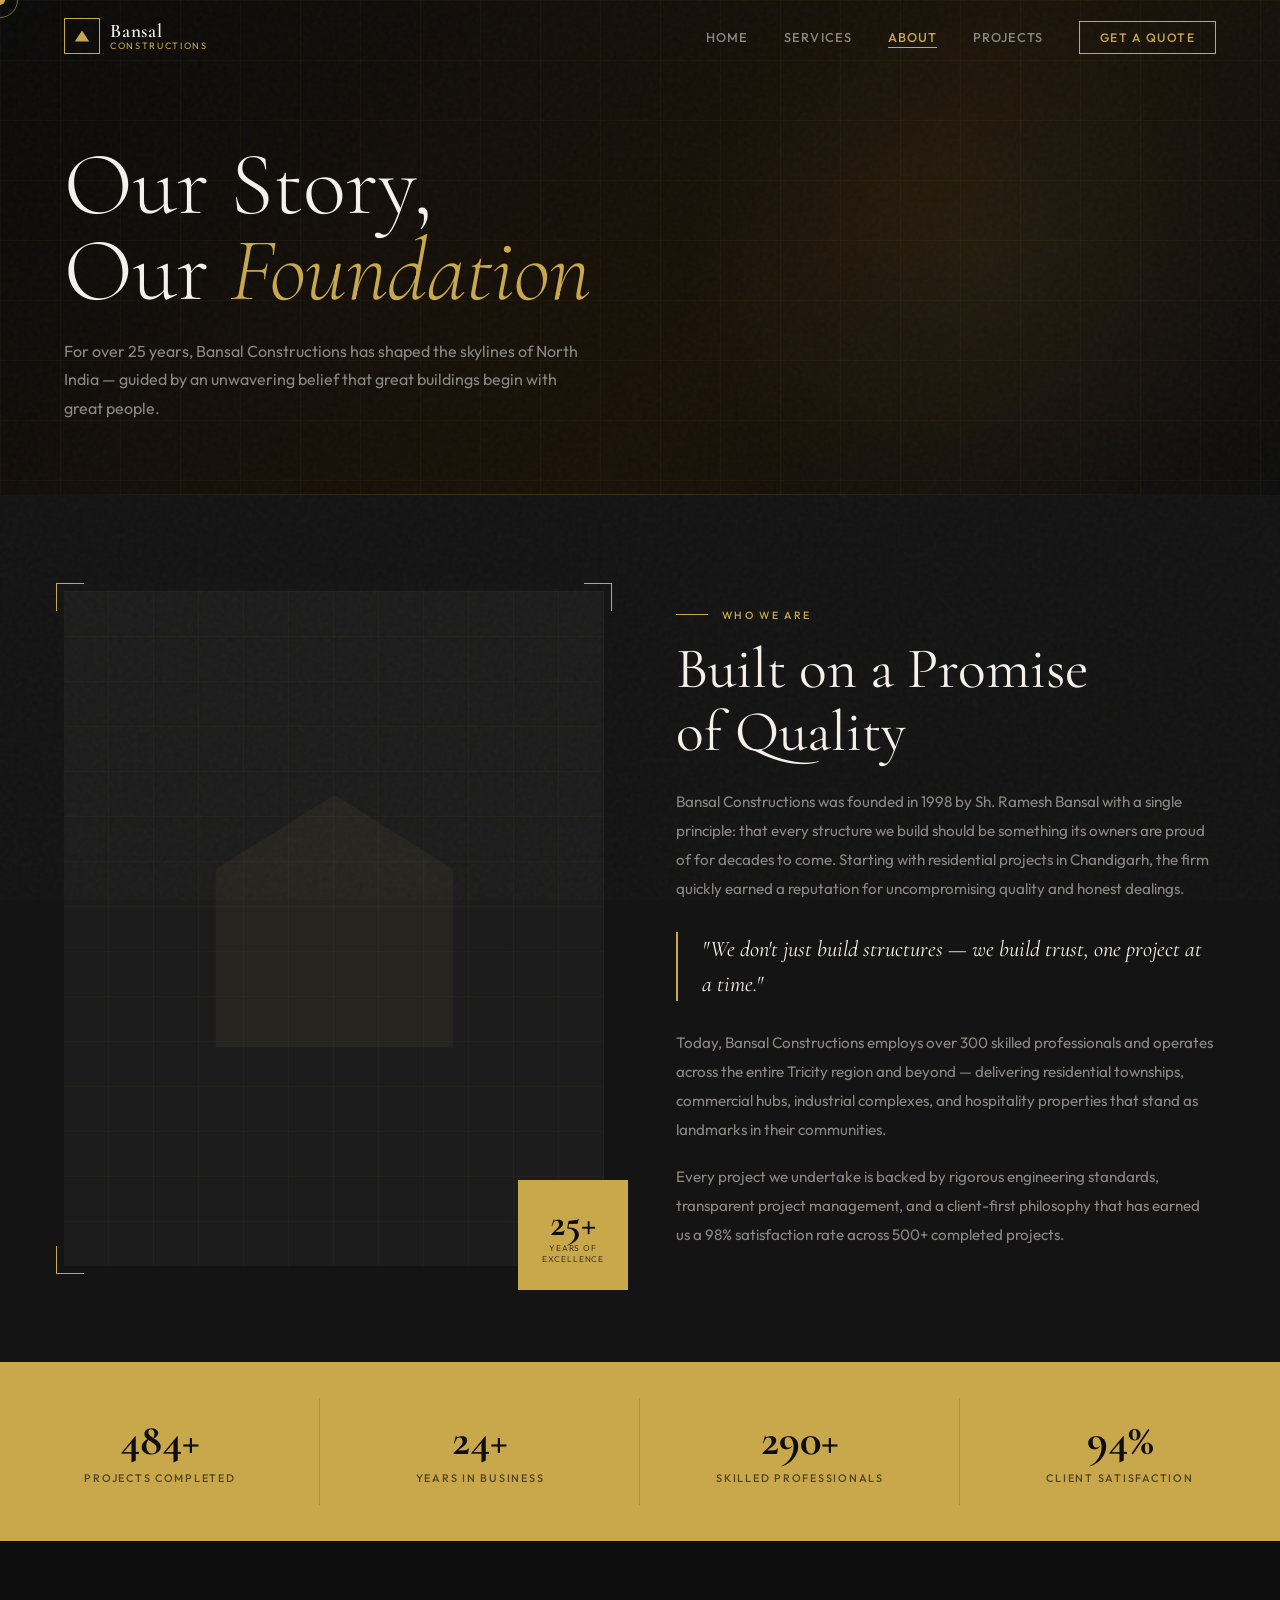
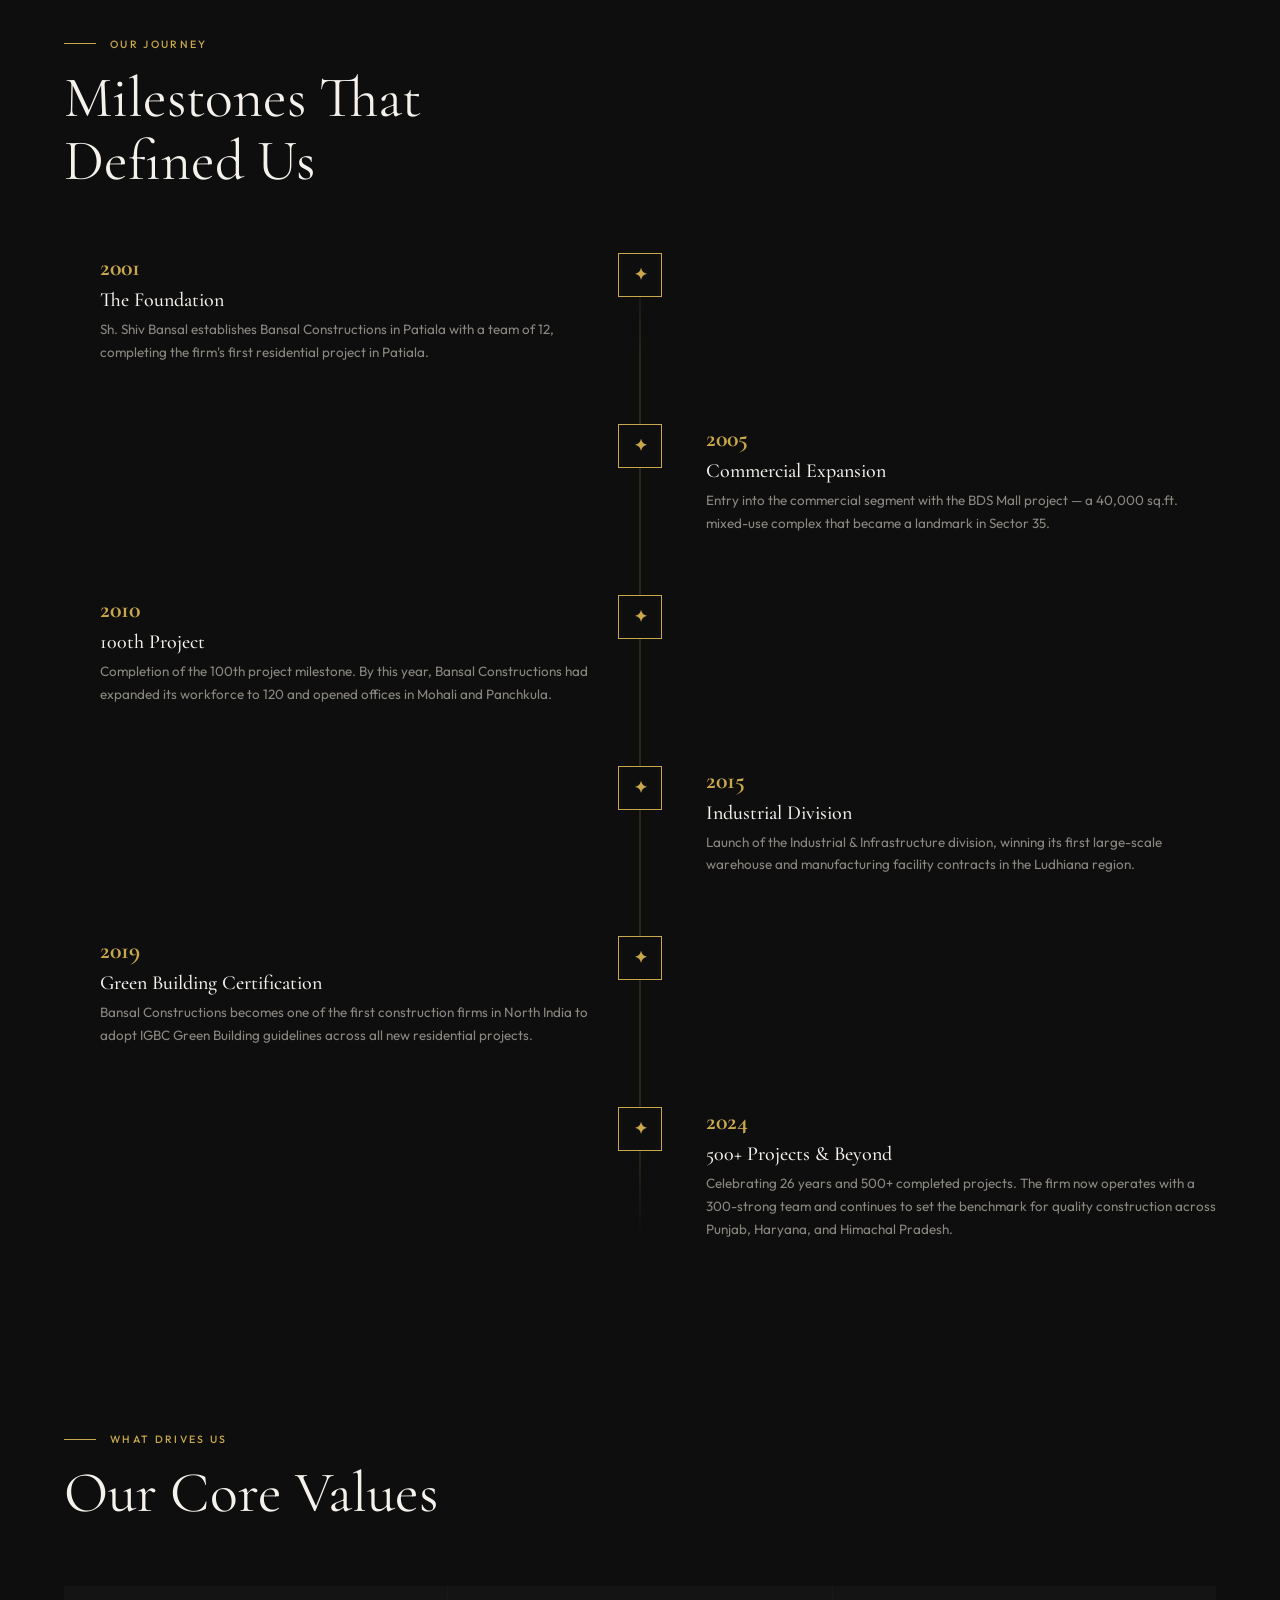
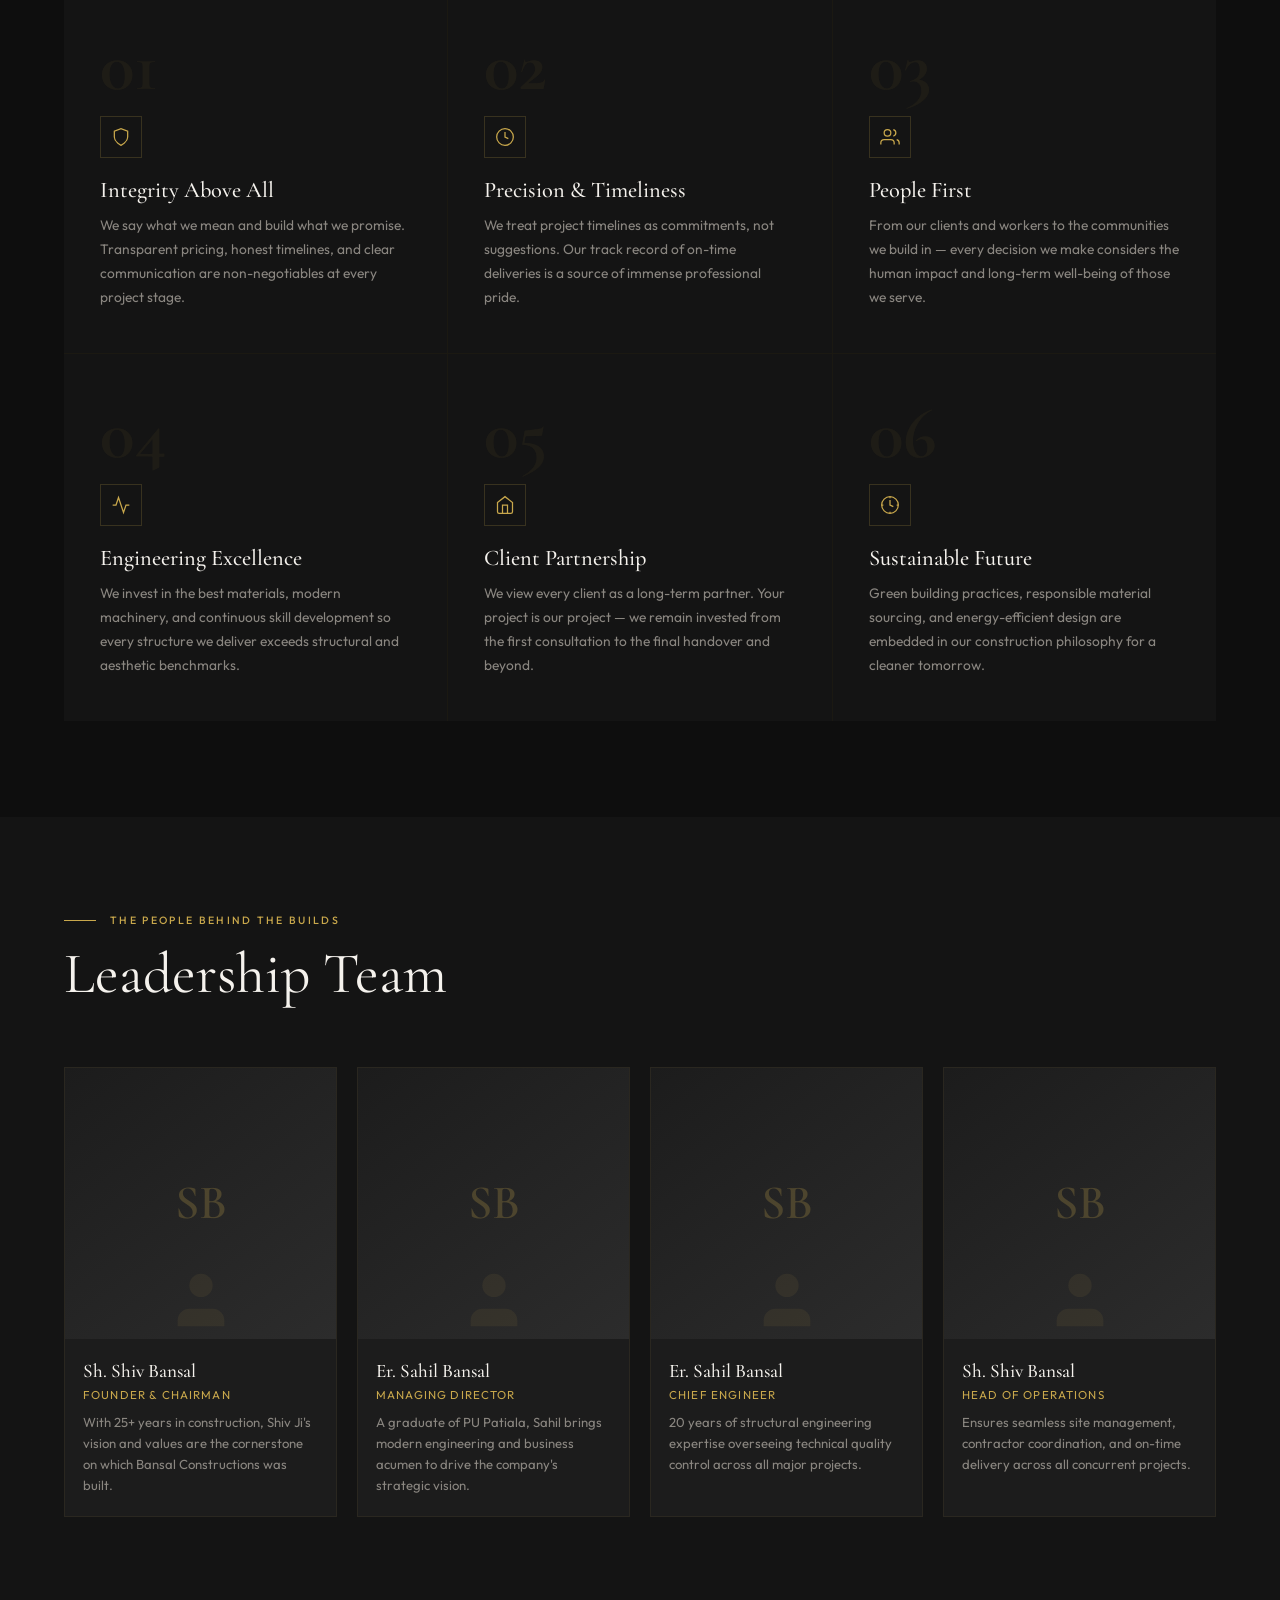
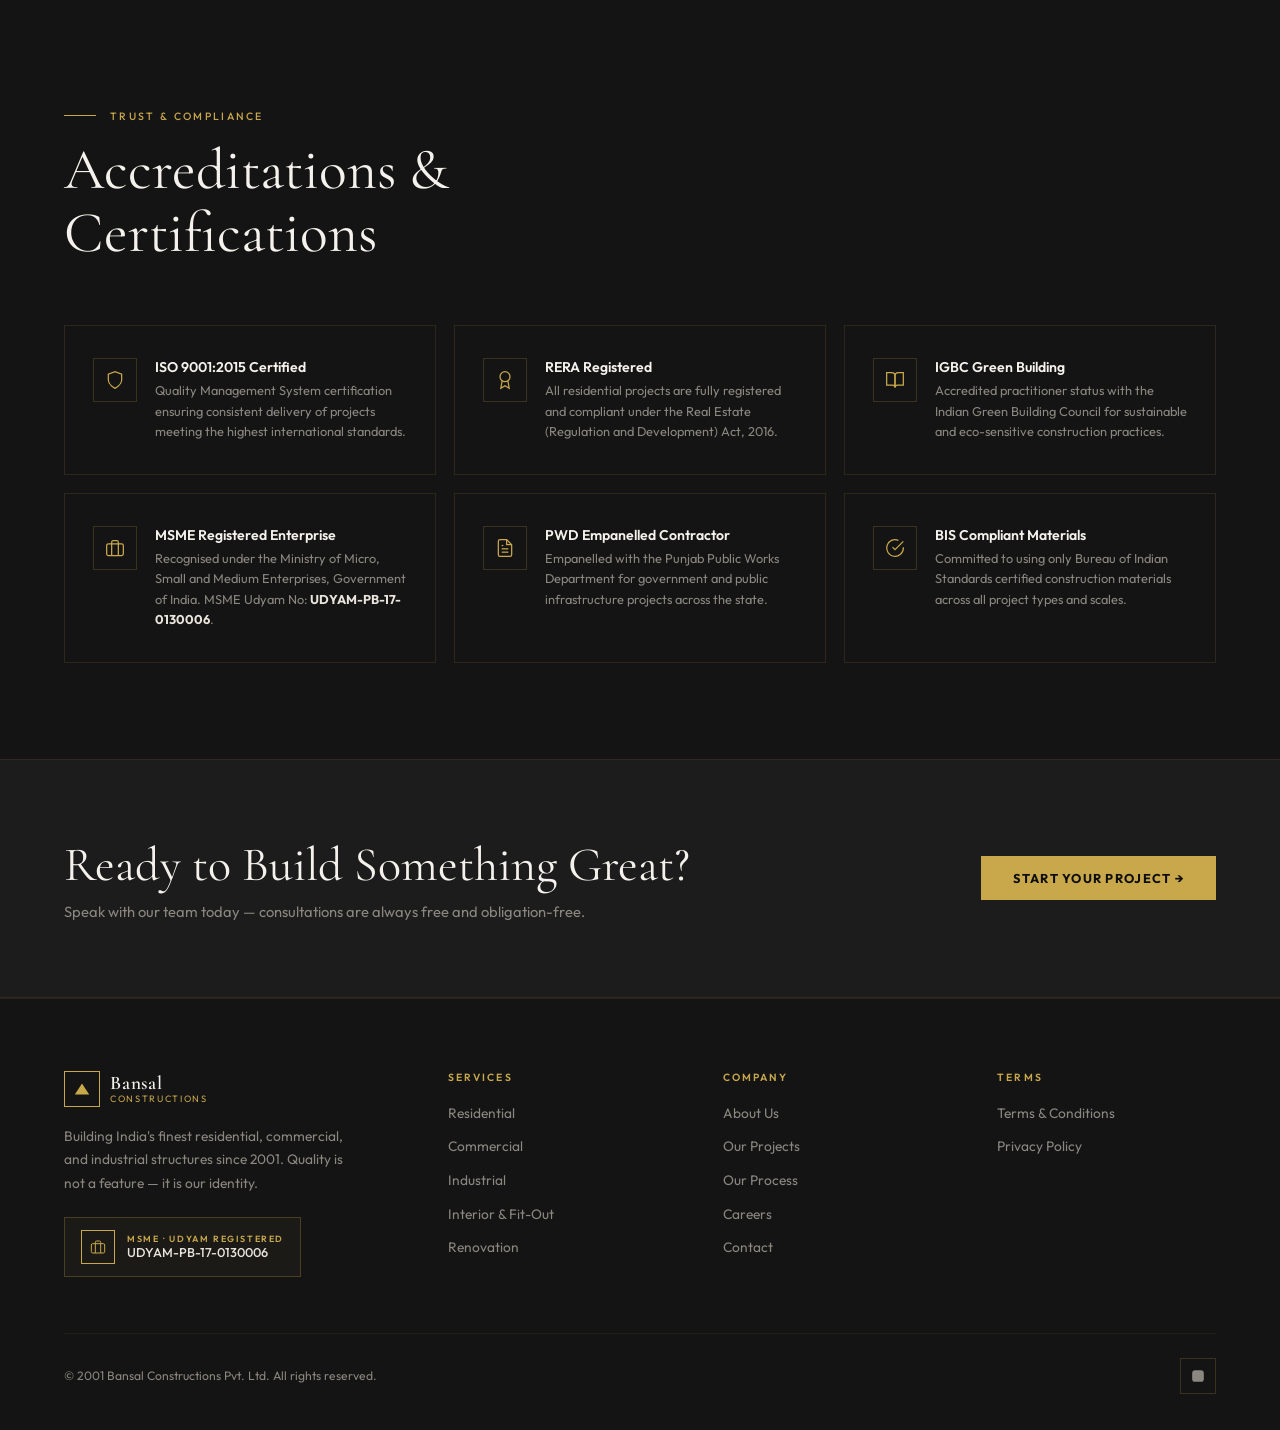
<file: about.html>
<!DOCTYPE html>
<html lang="en">

<head>
    <meta charset="UTF-8" />
    <meta name="viewport" content="width=device-width, initial-scale=1.0" />
    <title>About Us — Bansal Constructions</title>
    <link rel="icon" type="image/x-icon" href="logo.ico">
    <link
        href="https://fonts.googleapis.com/css2?family=Cormorant+Garamond:ital,wght@0,300;0,400;0,500;0,600;0,700;1,400;1,500&family=Outfit:wght@300;400;500;600;700&display=swap"
        rel="stylesheet" />
    <style>
        *,
        *::before,
        *::after {
            box-sizing: border-box;
            margin: 0;
            padding: 0;
        }

        /* Target the whole page */
        html {
            --scrollbar-bg: #1e2229;
            /* Dark slate track */
            --scrollbar-thumb: #f2a900;
            /* Structural accent (e.g., Construction Gold/Orange) */
            --scrollbar-hover: #d49400;
            /* Slightly darker shade for hover state */

            /* Firefox Support */
            scrollbar-width: thin;
            scrollbar-color: var(--scrollbar-thumb) var(--scrollbar-bg);
        }

        /* Webkit Browsers (Chrome, Safari, Edge, Opera) */
        ::-webkit-scrollbar {
            width: 10px;
            /* Width of the vertical scrollbar */
            height: 10px;
            /* Height of the horizontal scrollbar */
        }

        /* The track (background) of the scrollbar */
        ::-webkit-scrollbar-track {
            background: var(--scrollbar-bg);
            border-radius: 4px;
        }

        /* The draggable thumb */
        ::-webkit-scrollbar-thumb {
            background: var(--scrollbar-thumb);
            border-radius: 4px;
            border: 2px solid var(--scrollbar-bg);
            /* Creates a nice padding effect */
            transition: background 0.3s ease;
        }

        /* Thumb behavior on hover */
        ::-webkit-scrollbar-thumb:hover {
            background: var(--scrollbar-hover);
        }

        :root {
            --gold: #C9A84C;
            --gold-light: #E8CC82;
            --gold-dark: #9A7A2E;
            --dark: #0E0E0E;
            --dark-2: #141414;
            --dark-3: #1C1C1C;
            --dark-4: #242424;
            --stone: #2C2C2C;
            --text: #E8E4DC;
            --text-muted: #8A8680;
            --white: #F5F2ED;
        }

        html {
            scroll-behavior: smooth;
        }

        body {
            font-family: 'Outfit', sans-serif;
            background: var(--dark);
            color: var(--text);
            overflow-x: hidden;
            cursor: none;
        }

        @media (hover: none) {
            body {
                cursor: auto;
            }

            .cursor,
            .cursor-ring {
                display: none;
            }
        }

        /* CUSTOM CURSOR */
        .cursor {
            position: fixed;
            top: 0;
            left: 0;
            width: 10px;
            height: 10px;
            background: var(--gold);
            border-radius: 50%;
            pointer-events: none;
            z-index: 9999;
            transform: translate(-50%, -50%);
            transition: width .2s, height .2s;
        }

        .cursor-ring {
            position: fixed;
            top: 0;
            left: 0;
            width: 36px;
            height: 36px;
            border: 1.5px solid var(--gold);
            border-radius: 50%;
            pointer-events: none;
            z-index: 9998;
            transform: translate(-50%, -50%);
            transition: width .2s, height .2s, opacity .2s;
            opacity: .6;
        }

        /* NOISE OVERLAY */
        body::before {
            content: '';
            position: fixed;
            inset: 0;
            background-image: url("data:image/svg+xml,%3Csvg viewBox='0 0 200 200' xmlns='http://www.w3.org/2000/svg'%3E%3Cfilter id='n'%3E%3CfeTurbulence type='fractalNoise' baseFrequency='0.9' numOctaves='4' stitchTiles='stitch'/%3E%3C/filter%3E%3Crect width='100%25' height='100%25' filter='url(%23n)' opacity='1'/%3E%3C/svg%3E");
            opacity: .032;
            pointer-events: none;
            z-index: 9990;
        }

        /* SCROLL PROGRESS */
        #progress-bar {
            position: fixed;
            top: 0;
            left: 0;
            height: 2px;
            width: 0%;
            background: linear-gradient(90deg, var(--gold-dark), var(--gold), var(--gold-light));
            z-index: 9997;
            transition: width .1s linear;
        }

        /* NAV */
        nav {
            position: fixed;
            top: 0;
            left: 0;
            right: 0;
            z-index: 900;
            padding: 0 5%;
            display: flex;
            align-items: center;
            justify-content: space-between;
            height: 72px;
            transition: background .4s, height .4s, backdrop-filter .4s;
        }

        nav.scrolled {
            background: rgba(14, 14, 14, .92);
            backdrop-filter: blur(16px);
            height: 60px;
            border-bottom: 1px solid rgba(201, 168, 76, .12);
        }

        .nav-logo {
            display: flex;
            align-items: center;
            gap: 10px;
            text-decoration: none;
        }

        .logo-mark {
            width: 36px;
            height: 36px;
            border: 1.5px solid var(--gold);
            display: grid;
            place-items: center;
            transition: transform .4s ease;
            flex-shrink: 0;
        }

        .logo-mark:hover {
            transform: rotate(90deg);
        }

        .logo-mark svg {
            width: 18px;
            height: 18px;
            fill: var(--gold);
        }

        .logo-text {
            display: flex;
            flex-direction: column;
            line-height: 1;
        }

        .logo-name {
            font-family: 'Cormorant Garamond', serif;
            font-size: 1.2rem;
            font-weight: 600;
            color: var(--white);
            letter-spacing: .04em;
        }

        .logo-sub {
            font-size: .58rem;
            letter-spacing: .18em;
            color: var(--gold);
            text-transform: uppercase;
        }

        .nav-links {
            display: flex;
            align-items: center;
            gap: 36px;
            list-style: none;
        }

        .nav-links a {
            color: var(--text-muted);
            text-decoration: none;
            font-size: .8rem;
            font-weight: 500;
            letter-spacing: .08em;
            text-transform: uppercase;
            position: relative;
            transition: color .3s;
        }

        .nav-links a::after {
            content: '';
            position: absolute;
            bottom: -3px;
            left: 0;
            width: 0;
            height: 1px;
            background: var(--gold);
            transition: width .3s;
        }

        .nav-links a:hover,
        .nav-links a.active {
            color: var(--gold);
        }

        .nav-links a:hover::after,
        .nav-links a.active::after {
            width: 100%;
        }

        .nav-cta {
            background: transparent;
            border: 1px solid var(--gold);
            color: var(--gold) !important;
            padding: 8px 20px;
            font-size: .76rem !important;
            letter-spacing: .12em !important;
            text-transform: uppercase;
            font-weight: 500;
            cursor: pointer;
            text-decoration: none;
            transition: background .3s, color .3s !important;
        }

        .nav-cta:hover {
            background: var(--gold);
            color: var(--dark) !important;
        }

        .nav-cta::after {
            display: none !important;
        }

        .hamburger {
            display: none;
            flex-direction: column;
            gap: 5px;
            background: none;
            border: none;
            cursor: pointer;
            padding: 8px;
            z-index: 901;
            -webkit-tap-highlight-color: transparent;
        }

        .hamburger span {
            display: block;
            width: 24px;
            height: 1.5px;
            background: var(--text);
            transition: all .3s;
        }

        .hamburger.open span:nth-child(1) {
            transform: translateY(6.5px) rotate(45deg);
        }

        .hamburger.open span:nth-child(2) {
            opacity: 0;
        }

        .hamburger.open span:nth-child(3) {
            transform: translateY(-6.5px) rotate(-45deg);
        }

        .mobile-menu {
            position: fixed;
            inset: 0;
            background: var(--dark-2);
            z-index: 800;
            display: flex;
            flex-direction: column;
            align-items: center;
            justify-content: center;
            gap: 36px;
            opacity: 0;
            pointer-events: none;
            transition: opacity .4s;
        }

        .mobile-menu.open {
            opacity: 1;
            pointer-events: all;
        }

        .mobile-menu a {
            font-family: 'Cormorant Garamond', serif;
            font-size: clamp(2rem, 8vw, 2.8rem);
            color: var(--text);
            text-decoration: none;
            transition: color .3s;
            letter-spacing: .04em;
        }

        .mobile-menu a:hover {
            color: var(--gold);
        }

        .mobile-menu-cta {
            margin-top: 8px;
            border: 1px solid var(--gold) !important;
            color: var(--gold) !important;
            font-family: 'Outfit', sans-serif !important;
            font-size: .82rem !important;
            letter-spacing: .15em !important;
            text-transform: uppercase;
            padding: 12px 32px;
        }

        /* PAGE HERO */
        .page-hero {
            min-height: 55vh;
            display: flex;
            align-items: flex-end;
            padding: 80px 5% 72px;
            position: relative;
            overflow: hidden;
            background: var(--dark-2);
        }

        .page-hero-bg {
            position: absolute;
            inset: 0;
            background: linear-gradient(135deg, #0a0a0a 0%, #1a1208 60%, #0e0e0e 100%);
        }

        .page-hero-grid {
            position: absolute;
            inset: 0;
            background-image:
                linear-gradient(rgba(201, 168, 76, .04) 1px, transparent 1px),
                linear-gradient(90deg, rgba(201, 168, 76, .04) 1px, transparent 1px);
            background-size: 60px 60px;
        }

        .page-hero-glow {
            position: absolute;
            top: -10%;
            right: 0%;
            width: clamp(200px, 50vw, 600px);
            height: clamp(200px, 50vw, 600px);
            background: radial-gradient(ellipse, rgba(201, 168, 76, .07) 0%, transparent 70%);
            border-radius: 50%;
            animation: glow 7s ease-in-out infinite;
        }

        @keyframes glow {

            0%,
            100% {
                opacity: .6;
                transform: scale(1);
            }

            50% {
                opacity: 1;
                transform: scale(1.08);
            }
        }

        .page-hero::after {
            content: '';
            position: absolute;
            bottom: 0;
            left: 0;
            width: 100%;
            height: 1px;
            background: linear-gradient(90deg, transparent, rgba(201, 168, 76, .2) 40%, transparent);
        }

        .page-hero-content {
            position: relative;
            z-index: 2;
            max-width: 1300px;
            width: 100%;
        }

        .page-hero-title {
            font-family: 'Cormorant Garamond', serif;
            font-size: clamp(2.4rem, 7vw, 6.5rem);
            font-weight: 300;
            line-height: .95;
            color: var(--white);
            opacity: 0;
            animation: fadeUp .8s .3s ease forwards;
        }

        .page-hero-title em {
            font-style: italic;
            color: var(--gold);
        }

        .page-hero-sub {
            max-width: 520px;
            font-size: clamp(.88rem, 2.5vw, 1rem);
            line-height: 1.8;
            color: var(--text-muted);
            margin-top: 24px;
            opacity: 0;
            animation: fadeUp .7s .55s ease forwards;
        }

        /* SHARED */
        .section {
            padding: 96px 5%;
        }

        .section-inner {
            max-width: 1300px;
            margin: 0 auto;
        }

        .section-label {
            display: flex;
            align-items: center;
            gap: 14px;
            margin-bottom: 16px;
        }

        .section-label-line {
            width: 32px;
            height: 1px;
            background: var(--gold);
            flex-shrink: 0;
        }

        .section-label-text {
            font-size: .66rem;
            letter-spacing: .22em;
            text-transform: uppercase;
            color: var(--gold);
            font-weight: 500;
        }

        .section-title {
            font-family: 'Cormorant Garamond', serif;
            font-size: clamp(1.9rem, 4.5vw, 3.6rem);
            font-weight: 400;
            line-height: 1.1;
            color: var(--white);
        }

        /* STORY */
        .story-section {
            background: var(--dark-2);
        }

        .story-grid {
            display: grid;
            grid-template-columns: 1fr 1fr;
            gap: 72px;
            align-items: center;
        }

        .story-visual {
            position: relative;
        }

        .story-frame {
            width: 100%;
            aspect-ratio: 4/5;
            background: var(--dark-3);
            position: relative;
            overflow: hidden;
        }

        .story-frame-inner {
            position: absolute;
            inset: 0;
            background:
                repeating-linear-gradient(0deg, transparent, transparent 44px, rgba(201, 168, 76, .03) 44px, rgba(201, 168, 76, .03) 45px),
                repeating-linear-gradient(90deg, transparent, transparent 44px, rgba(201, 168, 76, .03) 44px, rgba(201, 168, 76, .03) 45px);
        }

        .story-frame-icon {
            position: absolute;
            inset: 0;
            display: flex;
            align-items: center;
            justify-content: center;
            opacity: .06;
        }

        .story-frame-icon svg {
            width: 55%;
            height: 55%;
            fill: var(--gold);
        }

        .corner {
            position: absolute;
            width: 28px;
            height: 28px;
        }

        .corner-tl {
            top: -8px;
            left: -8px;
            border-top: 1.5px solid var(--gold);
            border-left: 1.5px solid var(--gold);
        }

        .corner-tr {
            top: -8px;
            right: -8px;
            border-top: 1.5px solid var(--gold);
            border-right: 1.5px solid var(--gold);
        }

        .corner-bl {
            bottom: -8px;
            left: -8px;
            border-bottom: 1.5px solid var(--gold);
            border-left: 1.5px solid var(--gold);
        }

        .corner-br {
            bottom: -8px;
            right: -8px;
            border-bottom: 1.5px solid var(--gold);
            border-right: 1.5px solid var(--gold);
        }

        .story-badge {
            position: absolute;
            bottom: -24px;
            right: -24px;
            width: 110px;
            height: 110px;
            background: var(--gold);
            display: flex;
            flex-direction: column;
            align-items: center;
            justify-content: center;
        }

        .story-badge-num {
            font-family: 'Cormorant Garamond', serif;
            font-size: 2.4rem;
            font-weight: 700;
            line-height: 1;
            color: var(--dark);
        }

        .story-badge-label {
            font-size: .52rem;
            letter-spacing: .1em;
            text-transform: uppercase;
            color: rgba(14, 14, 14, .7);
            text-align: center;
            line-height: 1.4;
        }

        .story-text .section-title {
            margin-bottom: 24px;
        }

        .story-text p {
            font-size: .95rem;
            line-height: 1.9;
            color: var(--text-muted);
            margin-bottom: 18px;
        }

        .story-text p:last-of-type {
            margin-bottom: 0;
        }

        .story-highlight {
            border-left: 2px solid var(--gold);
            padding-left: 24px;
            margin: 28px 0;
        }

        .story-highlight p {
            font-family: 'Cormorant Garamond', serif;
            font-size: clamp(1.1rem, 2.5vw, 1.4rem);
            font-weight: 400;
            font-style: italic;
            color: var(--white);
            line-height: 1.55;
            margin: 0;
        }

        /* ══════════════════════════════
           TIMELINE  —  FIXED
           All content lives in .tl-right for every item.
           Desktop: odd rows use `direction:rtl` so .tl-right
                    renders visually on the LEFT of the centre line.
           Mobile:  direction reset; .tl-left hidden; single column.
        ══════════════════════════════ */
        .timeline-section {
            background: var(--dark);
        }

        .timeline {
            position: relative;
            margin-top: 60px;
        }

        .timeline::before {
            content: '';
            position: absolute;
            left: 50%;
            top: 0;
            bottom: 0;
            width: 1px;
            background: linear-gradient(to bottom, transparent, rgba(201, 168, 76, .3) 10%, rgba(201, 168, 76, .3) 90%, transparent);
            transform: translateX(-50%);
        }

        .tl-item {
            display: grid;
            grid-template-columns: 1fr 60px 1fr;
            gap: 0;
            margin-bottom: 60px;
            align-items: start;
        }

        .tl-item:last-child {
            margin-bottom: 0;
        }

        /* Odd items: flip direction so .tl-right appears on the left */
        .tl-item:nth-child(odd) {
            direction: rtl;
        }

        .tl-item:nth-child(odd)>* {
            direction: ltr;
        }

        .tl-item:nth-child(odd) .tl-left {
            visibility: hidden;
        }

        /* Even items: normal direction, left column hidden */
        .tl-item:nth-child(even) .tl-left {
            visibility: hidden;
        }

        .tl-left {
            padding-right: 36px;
        }

        .tl-right {
            padding-left: 36px;
        }

        .tl-center {
            display: flex;
            flex-direction: column;
            align-items: center;
        }

        .tl-dot {
            width: 44px;
            height: 44px;
            border: 1px solid var(--gold);
            background: var(--dark);
            display: flex;
            align-items: center;
            justify-content: center;
            font-family: 'Cormorant Garamond', serif;
            font-size: 1rem;
            font-weight: 600;
            color: var(--gold);
            flex-shrink: 0;
            transition: background .3s, color .3s;
        }

        .tl-item:hover .tl-dot {
            background: var(--gold);
            color: var(--dark);
        }

        .tl-year {
            font-family: 'Cormorant Garamond', serif;
            font-size: 1.5rem;
            font-weight: 700;
            color: var(--gold);
            margin-bottom: 6px;
        }

        .tl-title {
            font-family: 'Cormorant Garamond', serif;
            font-size: 1.25rem;
            font-weight: 500;
            color: var(--white);
            margin-bottom: 6px;
        }

        .tl-desc {
            font-size: .84rem;
            line-height: 1.7;
            color: var(--text-muted);
        }

        /* TEAM */
        .team-section {
            background: var(--dark-2);
        }

        .team-grid {
            display: grid;
            grid-template-columns: repeat(4, 1fr);
            gap: 20px;
            margin-top: 60px;
        }

        .team-card {
            background: var(--dark-3);
            border: 1px solid rgba(201, 168, 76, .08);
            overflow: hidden;
            transition: border-color .3s, transform .3s;
        }

        .team-card:hover {
            border-color: rgba(201, 168, 76, .35);
            transform: translateY(-4px);
        }

        .team-avatar {
            width: 100%;
            aspect-ratio: 1/1;
            background: var(--stone);
            position: relative;
            overflow: hidden;
            display: flex;
            align-items: center;
            justify-content: center;
        }

        .team-avatar-bg {
            position: absolute;
            inset: 0;
            background: linear-gradient(145deg, var(--dark-3), var(--stone));
        }

        .team-avatar-init {
            position: relative;
            z-index: 1;
            font-family: 'Cormorant Garamond', serif;
            font-size: 3rem;
            font-weight: 600;
            color: rgba(201, 168, 76, .25);
        }

        .team-avatar-icon {
            position: absolute;
            bottom: 0;
            left: 50%;
            transform: translateX(-50%);
            opacity: .08;
        }

        .team-avatar-icon svg {
            width: 70px;
            fill: var(--gold);
        }

        .team-info {
            padding: 20px 18px;
        }

        .team-name {
            font-family: 'Cormorant Garamond', serif;
            font-size: 1.2rem;
            font-weight: 500;
            color: var(--white);
            margin-bottom: 4px;
        }

        .team-role {
            font-size: .72rem;
            letter-spacing: .1em;
            text-transform: uppercase;
            color: var(--gold);
            margin-bottom: 10px;
        }

        .team-bio {
            font-size: .82rem;
            line-height: 1.6;
            color: var(--text-muted);
        }

        /* VALUES */
        .values-section {
            background: var(--dark);
        }

        .values-grid {
            display: grid;
            grid-template-columns: repeat(3, 1fr);
            gap: 1px;
            background: rgba(201, 168, 76, .07);
            margin-top: 60px;
        }

        .value-card {
            background: var(--dark-2);
            padding: 44px 36px;
            position: relative;
            overflow: hidden;
            transition: background .3s;
        }

        .value-card::after {
            content: '';
            position: absolute;
            bottom: 0;
            left: 0;
            right: 0;
            height: 2px;
            background: var(--gold);
            transform: scaleX(0);
            transform-origin: left;
            transition: transform .4s ease;
        }

        .value-card:hover {
            background: rgba(201, 168, 76, .04);
        }

        .value-card:hover::after {
            transform: scaleX(1);
        }

        .value-num {
            font-family: 'Cormorant Garamond', serif;
            font-size: 4.5rem;
            font-weight: 700;
            color: rgba(201, 168, 76, .06);
            line-height: 1;
            margin-bottom: 14px;
            user-select: none;
            transition: color .4s;
        }

        .value-card:hover .value-num {
            color: rgba(201, 168, 76, .12);
        }

        .value-icon {
            width: 42px;
            height: 42px;
            border: 1px solid rgba(201, 168, 76, .2);
            display: flex;
            align-items: center;
            justify-content: center;
            margin-bottom: 18px;
            transition: background .3s, border-color .3s;
        }

        .value-card:hover .value-icon {
            background: rgba(201, 168, 76, .08);
            border-color: var(--gold);
        }

        .value-icon svg {
            width: 20px;
            height: 20px;
            stroke: var(--gold);
            fill: none;
            stroke-width: 1.5;
        }

        .value-title {
            font-family: 'Cormorant Garamond', serif;
            font-size: 1.4rem;
            font-weight: 500;
            color: var(--white);
            margin-bottom: 10px;
        }

        .value-desc {
            font-size: .86rem;
            line-height: 1.75;
            color: var(--text-muted);
        }

        /* STATS BELT */
        .stats-belt {
            background: var(--gold);
            display: grid;
            grid-template-columns: repeat(4, 1fr);
        }

        .stat-item {
            padding: 56px 32px;
            text-align: center;
            position: relative;
        }

        .stat-item::after {
            content: '';
            position: absolute;
            right: 0;
            top: 20%;
            bottom: 20%;
            width: 1px;
            background: rgba(14, 14, 14, .15);
        }

        .stat-item:last-child::after {
            display: none;
        }

        .stat-num {
            font-family: 'Cormorant Garamond', serif;
            font-size: clamp(2.2rem, 3.5vw, 3.8rem);
            font-weight: 700;
            color: var(--dark);
            line-height: 1;
        }

        .stat-label {
            font-size: .68rem;
            letter-spacing: .16em;
            text-transform: uppercase;
            color: rgba(14, 14, 14, .65);
            margin-top: 8px;
            font-weight: 500;
        }

        /* CERTIFICATIONS */
        .certs-section {
            background: var(--dark-2);
        }

        .certs-grid {
            display: grid;
            grid-template-columns: repeat(3, 1fr);
            gap: 18px;
            margin-top: 60px;
        }

        .cert-card {
            padding: 32px 28px;
            border: 1px solid rgba(201, 168, 76, .12);
            display: flex;
            align-items: flex-start;
            gap: 18px;
            transition: border-color .3s, background .3s;
        }

        .cert-card:hover {
            border-color: rgba(201, 168, 76, .4);
            background: rgba(201, 168, 76, .03);
        }

        .cert-icon {
            width: 44px;
            height: 44px;
            flex-shrink: 0;
            border: 1px solid rgba(201, 168, 76, .2);
            display: flex;
            align-items: center;
            justify-content: center;
        }

        .cert-icon svg {
            width: 20px;
            height: 20px;
            stroke: var(--gold);
            fill: none;
            stroke-width: 1.5;
        }

        .cert-title {
            font-size: .88rem;
            font-weight: 600;
            color: var(--white);
            margin-bottom: 4px;
        }

        .cert-body {
            font-size: .8rem;
            line-height: 1.6;
            color: var(--text-muted);
        }

        /* CTA STRIP */
        .cta-strip {
            background: var(--dark-3);
            border-top: 1px solid rgba(201, 168, 76, .1);
            border-bottom: 1px solid rgba(201, 168, 76, .1);
            padding: 76px 5%;
        }

        .cta-inner {
            max-width: 1300px;
            margin: 0 auto;
            display: flex;
            align-items: center;
            justify-content: space-between;
            gap: 40px;
        }

        .cta-text h2 {
            font-family: 'Cormorant Garamond', serif;
            font-size: clamp(1.7rem, 4vw, 3rem);
            font-weight: 400;
            color: var(--white);
        }

        .cta-text p {
            font-size: .92rem;
            color: var(--text-muted);
            margin-top: 8px;
        }

        .btn-primary {
            display: inline-flex;
            align-items: center;
            gap: 12px;
            background: var(--gold);
            color: var(--dark);
            padding: 14px 32px;
            text-decoration: none;
            flex-shrink: 0;
            font-size: .8rem;
            font-weight: 700;
            letter-spacing: .1em;
            text-transform: uppercase;
            transition: background .3s, transform .2s;
            position: relative;
            overflow: hidden;
            -webkit-tap-highlight-color: transparent;
        }

        .btn-primary::before {
            content: '';
            position: absolute;
            inset: 0;
            background: var(--gold-light);
            transform: translateX(-100%);
            transition: transform .4s ease;
        }

        .btn-primary:hover::before {
            transform: translateX(0);
        }

        .btn-primary span {
            position: relative;
            z-index: 1;
        }

        .btn-primary:hover {
            transform: translateY(-2px);
        }

        /* FOOTER */
        footer {
            background: var(--dark-2);
            padding: 72px 5% 36px;
            border-top: 1px solid rgba(201, 168, 76, .1);
        }

        .footer-top {
            display: grid;
            grid-template-columns: 1.5fr 1fr 1fr 1fr;
            gap: 56px;
            margin-bottom: 56px;
        }

        .footer-brand p {
            font-size: .86rem;
            line-height: 1.7;
            color: var(--text-muted);
            margin-top: 18px;
            max-width: 280px;
        }

        .footer-col-title {
            font-size: .65rem;
            letter-spacing: .2em;
            text-transform: uppercase;
            color: var(--gold);
            font-weight: 600;
            margin-bottom: 18px;
        }

        .footer-col ul {
            list-style: none;
            display: flex;
            flex-direction: column;
            gap: 12px;
        }

        .footer-col a {
            font-size: .86rem;
            color: var(--text-muted);
            text-decoration: none;
            transition: color .3s;
            line-height: 1.5;
        }

        .footer-col a:hover {
            color: var(--gold);
        }

        .msme-badge {
            display: inline-flex;
            align-items: center;
            gap: 12px;
            border: 1px solid rgba(201, 168, 76, .25);
            padding: 12px 16px;
            margin-top: 22px;
            background: rgba(201, 168, 76, .04);
        }

        .msme-seal {
            width: 34px;
            height: 34px;
            flex-shrink: 0;
            border: 1.5px solid var(--gold);
            display: flex;
            align-items: center;
            justify-content: center;
        }

        .msme-seal svg {
            width: 16px;
            height: 16px;
            stroke: var(--gold);
            fill: none;
            stroke-width: 1.5;
        }

        .msme-info {
            line-height: 1.3;
        }

        .msme-label {
            font-size: .56rem;
            letter-spacing: .18em;
            text-transform: uppercase;
            color: var(--gold);
            font-weight: 600;
        }

        .msme-number {
            font-size: .8rem;
            color: var(--text);
            font-weight: 500;
        }

        .footer-bottom {
            border-top: 1px solid rgba(201, 168, 76, .08);
            padding-top: 24px;
            display: flex;
            justify-content: space-between;
            align-items: center;
            flex-wrap: wrap;
            gap: 14px;
        }

        .footer-copy {
            font-size: .76rem;
            color: var(--text-muted);
            line-height: 1.6;
        }

        .footer-socials {
            display: flex;
            gap: 10px;
        }

        .social-btn {
            width: 36px;
            height: 36px;
            border: 1px solid rgba(201, 168, 76, .2);
            display: flex;
            align-items: center;
            justify-content: center;
            text-decoration: none;
            transition: border-color .3s, background .3s;
            -webkit-tap-highlight-color: transparent;
        }

        .social-btn svg {
            width: 14px;
            height: 14px;
            fill: var(--text-muted);
            transition: fill .3s;
        }

        .social-btn:hover {
            border-color: var(--gold);
            background: rgba(201, 168, 76, .08);
        }

        .social-btn:hover svg {
            fill: var(--gold);
        }

        /* ANIMATIONS */
        @keyframes fadeUp {
            from {
                opacity: 0;
                transform: translateY(24px);
            }

            to {
                opacity: 1;
                transform: translateY(0);
            }
        }

        .reveal {
            opacity: 0;
            transform: translateY(30px);
            transition: opacity .75s ease, transform .75s ease;
        }

        .reveal.visible {
            opacity: 1;
            transform: translateY(0);
        }

        .reveal-left {
            opacity: 0;
            transform: translateX(-30px);
            transition: opacity .75s ease, transform .75s ease;
        }

        .reveal-left.visible {
            opacity: 1;
            transform: translateX(0);
        }

        .reveal-right {
            opacity: 0;
            transform: translateX(30px);
            transition: opacity .75s ease, transform .75s ease;
        }

        .reveal-right.visible {
            opacity: 1;
            transform: translateX(0);
        }

        .d1 {
            transition-delay: .1s;
        }

        .d2 {
            transition-delay: .2s;
        }

        .d3 {
            transition-delay: .3s;
        }

        .d4 {
            transition-delay: .4s;
        }

        .d5 {
            transition-delay: .5s;
        }

        /* ── TABLET ≤ 1100px ── */
        @media (max-width: 1100px) {
            .team-grid {
                grid-template-columns: repeat(2, 1fr);
            }

            .footer-top {
                grid-template-columns: 1fr 1fr;
                gap: 40px;
            }
        }

        /* ── TABLET ≤ 900px ── */
        @media (max-width: 900px) {
            .section {
                padding: 72px 5%;
            }

            .story-grid {
                grid-template-columns: 1fr;
                gap: 56px;
            }

            .story-frame {
                aspect-ratio: 16/9;
            }

            .story-badge {
                bottom: -20px;
                right: -16px;
                width: 96px;
                height: 96px;
            }

            .story-badge-num {
                font-size: 2rem;
            }

            .values-grid {
                grid-template-columns: 1fr 1fr;
            }

            .certs-grid {
                grid-template-columns: 1fr 1fr;
            }

            .stats-belt {
                grid-template-columns: repeat(2, 1fr);
            }

            .stat-item:nth-child(2)::after {
                display: none;
            }

            .stat-item:nth-child(4)::after {
                display: none;
            }

            .cta-inner {
                flex-direction: column;
                align-items: flex-start;
            }

            /* ── Mobile timeline: single left-aligned column ── */
            .timeline::before {
                left: 22px;
                transform: none;
            }

            .tl-item {
                grid-template-columns: 44px 1fr;
                margin-bottom: 48px;
                /* Cancel the desktop rtl trick */
                direction: ltr !important;
            }

            .tl-item>* {
                direction: ltr !important;
            }

            /* Hide the always-empty left column */
            .tl-left {
                display: none !important;
            }

            /* All content is already in .tl-right — just make sure it shows */
            .tl-right {
                visibility: visible !important;
                padding-left: 20px;
                text-align: left;
            }

            .tl-center {
                align-items: flex-start;
            }
        }

        /* ── MOBILE ≤ 768px ── */
        @media (max-width: 768px) {
            nav {
                padding: 0 4%;
            }

            .section {
                padding: 60px 4%;
            }

            .page-hero {
                min-height: 50vh;
                padding: 88px 4% 56px;
            }

            .nav-links {
                display: none;
            }

            .hamburger {
                display: flex;
            }

            .team-grid {
                grid-template-columns: 1fr 1fr;
                gap: 16px;
            }

            .values-grid {
                grid-template-columns: 1fr;
            }

            .certs-grid {
                grid-template-columns: 1fr;
            }

            .stats-belt {
                grid-template-columns: repeat(2, 1fr);
            }

            .stat-item {
                padding: 40px 16px;
            }

            .footer-top {
                grid-template-columns: 1fr;
                gap: 32px;
            }

            .footer-brand p {
                max-width: 100%;
            }

            .cta-strip {
                padding: 56px 4%;
            }

            .btn-primary {
                width: 100%;
                justify-content: center;
                padding: 16px 24px;
            }

            .d1 {
                transition-delay: .05s;
            }

            .d2 {
                transition-delay: .1s;
            }

            .d3 {
                transition-delay: .15s;
            }

            .d4 {
                transition-delay: .2s;
            }
        }

        /* ── MOBILE ≤ 480px ── */
        @media (max-width: 480px) {
            nav {
                height: 60px;
            }

            .logo-name {
                font-size: 1.05rem;
            }

            .logo-sub {
                font-size: .52rem;
            }

            .team-grid {
                grid-template-columns: 1fr;
            }

            .story-badge {
                display: none;
            }

            .page-hero-title {
                font-size: 2.2rem;
            }

            .stats-belt {
                grid-template-columns: 1fr 1fr;
            }

            .stat-num {
                font-size: 2rem;
            }

            .stat-item {
                padding: 32px 12px;
            }

            .cert-card {
                padding: 24px 20px;
            }

            .value-card {
                padding: 32px 24px;
            }

            .footer-bottom {
                flex-direction: column;
                align-items: flex-start;
                gap: 12px;
            }

            .footer-copy {
                font-size: .72rem;
            }

            .cta-text h2 {
                font-size: 1.6rem;
            }

            .tl-dot {
                width: 36px;
                height: 36px;
                font-size: .85rem;
            }

            .timeline::before {
                left: 18px;
            }

            .tl-item {
                grid-template-columns: 36px 1fr;
            }

            .tl-right {
                padding-left: 16px;
            }
        }

        @media (hover: none) {
            .team-card:hover {
                transform: none;
            }

            .btn-primary:hover {
                transform: none;
            }
        }
    </style>
</head>

<body>

    <div class="cursor" id="cursor"></div>
    <div class="cursor-ring" id="cursor-ring"></div>
    <div id="progress-bar"></div>

    <!-- NAV -->
    <nav id="navbar">
        <a href="index.html" class="nav-logo">
            <div class="logo-mark">
                <svg viewBox="0 0 20 20">
                    <path d="M2 16 L10 4 L18 16 Z M6 16 L6 10 L14 10 L14 16" />
                </svg>
            </div>
            <div class="logo-text">
                <span class="logo-name">Bansal</span>
                <span class="logo-sub">Constructions</span>
            </div>
        </a>
        <ul class="nav-links">
            <li><a href="index.html">Home</a></li>
            <li><a href="services.html">Services</a></li>
            <li><a href="about.html" class="active">About</a></li>
            <li><a href="projects.html">Projects</a></li>
            <li><a href="contact.html" class="nav-cta">Get a Quote</a></li>
        </ul>
        <button class="hamburger" id="hamburger" aria-label="Open menu">
            <span></span><span></span><span></span>
        </button>
    </nav>

    <!-- Mobile Menu -->
    <div class="mobile-menu" id="mobile-menu" role="dialog" aria-label="Navigation menu">
        <a href="index.html" class="mobile-link">Home</a>
        <a href="services.html" class="mobile-link">Services</a>
        <a href="about.html" class="mobile-link">About</a>
        <a href="projects.html" class="mobile-link">Projects</a>
        <a href="contact.html" class="mobile-link mobile-menu-cta">Get a Quote</a>
    </div>

    <!-- PAGE HERO -->
    <div class="page-hero">
        <div class="page-hero-bg"></div>
        <div class="page-hero-grid"></div>
        <div class="page-hero-glow"></div>
        <div class="page-hero-content">
            <h1 class="page-hero-title">Our Story,<br>Our <em>Foundation</em></h1>
            <p class="page-hero-sub">
                For over 25 years, Bansal Constructions has shaped the skylines of North India — guided by an unwavering
                belief that great buildings begin with great people.
            </p>
        </div>
    </div>

    <!-- STORY -->
    <section class="section story-section">
        <div class="section-inner">
            <div class="story-grid">
                <div class="story-visual reveal-left">
                    <div class="story-frame">
                        <div class="story-frame-inner"></div>
                        <div class="story-frame-icon">
                            <svg viewBox="0 0 100 100">
                                <path
                                    d="M10 90 L10 30 L50 5 L90 30 L90 90 Z M35 90 L35 55 L65 55 L65 90 M20 50 L20 40 M80 50 L80 40 M45 40 L55 40 L55 50 L45 50 Z" />
                            </svg>
                        </div>
                    </div>
                    <div class="corner corner-tl"></div>
                    <div class="corner corner-tr"></div>
                    <div class="corner corner-bl"></div>
                    <div class="corner corner-br"></div>
                    <div class="story-badge">
                        <div class="story-badge-num">25+</div>
                        <div class="story-badge-label">Years of<br>Excellence</div>
                    </div>
                </div>
                <div class="story-text">
                    <div class="section-label reveal">
                        <div class="section-label-line"></div>
                        <span class="section-label-text">Who We Are</span>
                    </div>
                    <h2 class="section-title reveal">Built on a Promise<br>of Quality</h2>
                    <p class="reveal d1">
                        Bansal Constructions was founded in 1998 by Sh. Ramesh Bansal with a single principle: that
                        every structure we build should be something its owners are proud of for decades to come.
                        Starting with residential projects in Chandigarh, the firm quickly earned a reputation for
                        uncompromising quality and honest dealings.
                    </p>
                    <div class="story-highlight reveal d2">
                        <p>"We don't just build structures — we build trust, one project at a time."</p>
                    </div>
                    <p class="reveal d3">
                        Today, Bansal Constructions employs over 300 skilled professionals and operates across the
                        entire Tricity region and beyond — delivering residential townships, commercial hubs, industrial
                        complexes, and hospitality properties that stand as landmarks in their communities.
                    </p>
                    <p class="reveal d4">
                        Every project we undertake is backed by rigorous engineering standards, transparent project
                        management, and a client-first philosophy that has earned us a 98% satisfaction rate across 500+
                        completed projects.
                    </p>
                </div>
            </div>
        </div>
    </section>

    <!-- STATS BELT -->
    <div class="stats-belt">
        <div class="stat-item reveal">
            <div class="stat-num"><span class="counter" data-target="500">0</span>+</div>
            <div class="stat-label">Projects Completed</div>
        </div>
        <div class="stat-item reveal d1">
            <div class="stat-num"><span class="counter" data-target="25">0</span>+</div>
            <div class="stat-label">Years in Business</div>
        </div>
        <div class="stat-item reveal d2">
            <div class="stat-num"><span class="counter" data-target="300">0</span>+</div>
            <div class="stat-label">Skilled Professionals</div>
        </div>
        <div class="stat-item reveal d3">
            <div class="stat-num"><span class="counter" data-target="98">0</span>%</div>
            <div class="stat-label">Client Satisfaction</div>
        </div>
    </div>

    <!-- TIMELINE
         FIX: All content is in .tl-right for every item.
         .tl-left is always empty.
         On desktop, odd items use direction:rtl to push .tl-right
         visually to the left of the centre line.
         On mobile (≤900px), direction is reset and .tl-left is
         display:none — so all items stack cleanly in one column.
    -->
    <section class="section timeline-section">
        <div class="section-inner">
            <div class="section-label reveal">
                <div class="section-label-line"></div>
                <span class="section-label-text">Our Journey</span>
            </div>
            <h2 class="section-title reveal">Milestones That<br>Defined Us</h2>

            <div class="timeline">

                <!-- 1998 — ODD → visually LEFT on desktop -->
                <div class="tl-item reveal">
                    <div class="tl-left"></div>
                    <div class="tl-center">
                        <div class="tl-dot">✦</div>
                    </div>
                    <div class="tl-right">
                        <div class="tl-year">2001</div>
                        <div class="tl-title">The Foundation</div>
                        <div class="tl-desc">Sh. Shiv Bansal establishes Bansal Constructions in Patiala with a
                            team of 12, completing the firm's first residential project in Patiala.</div>
                    </div>
                </div>

                <!-- 2005 — EVEN → visually RIGHT on desktop -->
                <div class="tl-item reveal d1">
                    <div class="tl-left"></div>
                    <div class="tl-center">
                        <div class="tl-dot">✦</div>
                    </div>
                    <div class="tl-right">
                        <div class="tl-year">2005</div>
                        <div class="tl-title">Commercial Expansion</div>
                        <div class="tl-desc">Entry into the commercial segment with the BDS Mall project — a 40,000
                            sq.ft. mixed-use complex that became a landmark in Sector 35.</div>
                    </div>
                </div>

                <!-- 2010 — ODD → visually LEFT on desktop -->
                <div class="tl-item reveal">
                    <div class="tl-left"></div>
                    <div class="tl-center">
                        <div class="tl-dot">✦</div>
                    </div>
                    <div class="tl-right">
                        <div class="tl-year">2010</div>
                        <div class="tl-title">100th Project</div>
                        <div class="tl-desc">Completion of the 100th project milestone. By this year, Bansal
                            Constructions had expanded its workforce to 120 and opened offices in Mohali and Panchkula.
                        </div>
                    </div>
                </div>

                <!-- 2015 — EVEN → visually RIGHT on desktop -->
                <div class="tl-item reveal d1">
                    <div class="tl-left"></div>
                    <div class="tl-center">
                        <div class="tl-dot">✦</div>
                    </div>
                    <div class="tl-right">
                        <div class="tl-year">2015</div>
                        <div class="tl-title">Industrial Division</div>
                        <div class="tl-desc">Launch of the Industrial &amp; Infrastructure division, winning its first
                            large-scale warehouse and manufacturing facility contracts in the Ludhiana region.</div>
                    </div>
                </div>

                <!-- 2019 — ODD → visually LEFT on desktop -->
                <div class="tl-item reveal">
                    <div class="tl-left"></div>
                    <div class="tl-center">
                        <div class="tl-dot">✦</div>
                    </div>
                    <div class="tl-right">
                        <div class="tl-year">2019</div>
                        <div class="tl-title">Green Building Certification</div>
                        <div class="tl-desc">Bansal Constructions becomes one of the first construction firms in North
                            India to adopt IGBC Green Building guidelines across all new residential projects.</div>
                    </div>
                </div>

                <!-- 2024 — EVEN → visually RIGHT on desktop -->
                <div class="tl-item reveal d1">
                    <div class="tl-left"></div>
                    <div class="tl-center">
                        <div class="tl-dot">✦</div>
                    </div>
                    <div class="tl-right">
                        <div class="tl-year">2024</div>
                        <div class="tl-title">500+ Projects &amp; Beyond</div>
                        <div class="tl-desc">Celebrating 26 years and 500+ completed projects. The firm now operates
                            with a 300-strong team and continues to set the benchmark for quality construction across
                            Punjab, Haryana, and Himachal Pradesh.</div>
                    </div>
                </div>

            </div>
        </div>
    </section>

    <!-- VALUES -->
    <section class="section values-section">
        <div class="section-inner">
            <div class="section-label reveal">
                <div class="section-label-line"></div>
                <span class="section-label-text">What Drives Us</span>
            </div>
            <h2 class="section-title reveal">Our Core Values</h2>
            <div class="values-grid">
                <div class="value-card reveal">
                    <div class="value-num">01</div>
                    <div class="value-icon"><svg viewBox="0 0 24 24">
                            <path d="M12 22s8-4 8-10V5l-8-3-8 3v7c0 6 8 10 8 10z" />
                        </svg></div>
                    <h3 class="value-title">Integrity Above All</h3>
                    <p class="value-desc">We say what we mean and build what we promise. Transparent pricing, honest
                        timelines, and clear communication are non-negotiables at every project stage.</p>
                </div>
                <div class="value-card reveal d1">
                    <div class="value-num">02</div>
                    <div class="value-icon"><svg viewBox="0 0 24 24">
                            <circle cx="12" cy="12" r="10" />
                            <polyline points="12 6 12 12 16 14" />
                        </svg></div>
                    <h3 class="value-title">Precision &amp; Timeliness</h3>
                    <p class="value-desc">We treat project timelines as commitments, not suggestions. Our track record
                        of on-time deliveries is a source of immense professional pride.</p>
                </div>
                <div class="value-card reveal d2">
                    <div class="value-num">03</div>
                    <div class="value-icon">
                        <svg viewBox="0 0 24 24">
                            <path d="M17 21v-2a4 4 0 00-4-4H5a4 4 0 00-4 4v2" />
                            <circle cx="9" cy="7" r="4" />
                            <path d="M23 21v-2a4 4 0 00-3-3.87" />
                            <path d="M16 3.13a4 4 0 010 7.75" />
                        </svg>
                    </div>
                    <h3 class="value-title">People First</h3>
                    <p class="value-desc">From our clients and workers to the communities we build in — every decision
                        we make considers the human impact and long-term well-being of those we serve.</p>
                </div>
                <div class="value-card reveal">
                    <div class="value-num">04</div>
                    <div class="value-icon"><svg viewBox="0 0 24 24">
                            <polyline points="22 12 18 12 15 21 9 3 6 12 2 12" />
                        </svg></div>
                    <h3 class="value-title">Engineering Excellence</h3>
                    <p class="value-desc">We invest in the best materials, modern machinery, and continuous skill
                        development so every structure we deliver exceeds structural and aesthetic benchmarks.</p>
                </div>
                <div class="value-card reveal d1">
                    <div class="value-num">05</div>
                    <div class="value-icon">
                        <svg viewBox="0 0 24 24">
                            <path d="M3 9l9-7 9 7v11a2 2 0 01-2 2H5a2 2 0 01-2-2z" />
                            <polyline points="9,22 9,12 15,12 15,22" />
                        </svg>
                    </div>
                    <h3 class="value-title">Client Partnership</h3>
                    <p class="value-desc">We view every client as a long-term partner. Your project is our project — we
                        remain invested from the first consultation to the final handover and beyond.</p>
                </div>
                <div class="value-card reveal d2">
                    <div class="value-num">06</div>
                    <div class="value-icon">
                        <svg viewBox="0 0 24 24">
                            <path d="M12 2a10 10 0 100 20A10 10 0 0012 2z" />
                            <path d="M12 6v6l4 2" />
                            <path d="M2 12h2M20 12h2M12 2v2M12 20v2" />
                        </svg>
                    </div>
                    <h3 class="value-title">Sustainable Future</h3>
                    <p class="value-desc">Green building practices, responsible material sourcing, and energy-efficient
                        design are embedded in our construction philosophy for a cleaner tomorrow.</p>
                </div>
            </div>
        </div>
    </section>

    <!-- TEAM -->
    <section class="section team-section">
        <div class="section-inner">
            <div class="section-label reveal">
                <div class="section-label-line"></div>
                <span class="section-label-text">The People Behind the Builds</span>
            </div>
            <h2 class="section-title reveal">Leadership Team</h2>
            <div class="team-grid">
                <div class="team-card reveal">
                    <div class="team-avatar">
                        <div class="team-avatar-bg"></div>
                        <div class="team-avatar-init">SB</div>
                        <div class="team-avatar-icon"><svg viewBox="0 0 24 24">
                                <path d="M20 21v-2a4 4 0 00-4-4H8a4 4 0 00-4 4v2" />
                                <circle cx="12" cy="7" r="4" />
                            </svg></div>
                    </div>
                    <div class="team-info">
                        <div class="team-name">Sh. Shiv Bansal</div>
                        <div class="team-role">Founder &amp; Chairman</div>
                        <div class="team-bio">With 25+ years in construction, Shiv Ji's vision and values are the
                            cornerstone on which Bansal Constructions was built.</div>
                    </div>
                </div>
                <div class="team-card reveal d1">
                    <div class="team-avatar">
                        <div class="team-avatar-bg"></div>
                        <div class="team-avatar-init">SB</div>
                        <div class="team-avatar-icon"><svg viewBox="0 0 24 24">
                                <path d="M20 21v-2a4 4 0 00-4-4H8a4 4 0 00-4 4v2" />
                                <circle cx="12" cy="7" r="4" />
                            </svg></div>
                    </div>
                    <div class="team-info">
                        <div class="team-name">Er. Sahil Bansal</div>
                        <div class="team-role">Managing Director</div>
                        <div class="team-bio">A graduate of PU Patiala, Sahil brings modern engineering and business
                            acumen to drive the company's strategic vision.</div>
                    </div>
                </div>
                <div class="team-card reveal d2">
                    <div class="team-avatar">
                        <div class="team-avatar-bg"></div>
                        <div class="team-avatar-init">SB</div>
                        <div class="team-avatar-icon"><svg viewBox="0 0 24 24">
                                <path d="M20 21v-2a4 4 0 00-4-4H8a4 4 0 00-4 4v2" />
                                <circle cx="12" cy="7" r="4" />
                            </svg></div>
                    </div>
                    <div class="team-info">
                        <div class="team-name">Er. Sahil Bansal</div>
                        <div class="team-role">Chief Engineer</div>
                        <div class="team-bio">20 years of structural engineering expertise overseeing technical quality
                            control across all major projects.</div>
                    </div>
                </div>
                <div class="team-card reveal d3">
                    <div class="team-avatar">
                        <div class="team-avatar-bg"></div>
                        <div class="team-avatar-init">SB</div>
                        <div class="team-avatar-icon"><svg viewBox="0 0 24 24">
                                <path d="M20 21v-2a4 4 0 00-4-4H8a4 4 0 00-4 4v2" />
                                <circle cx="12" cy="7" r="4" />
                            </svg></div>
                    </div>
                    <div class="team-info">
                        <div class="team-name">Sh. Shiv Bansal</div>
                        <div class="team-role">Head of Operations</div>
                        <div class="team-bio">Ensures seamless site management, contractor coordination, and on-time
                            delivery across all concurrent projects.</div>
                    </div>
                </div>
            </div>
        </div>
    </section>

    <!-- CERTIFICATIONS -->
    <section class="section certs-section">
        <div class="section-inner">
            <div class="section-label reveal">
                <div class="section-label-line"></div>
                <span class="section-label-text">Trust &amp; Compliance</span>
            </div>
            <h2 class="section-title reveal">Accreditations &amp;<br>Certifications</h2>
            <div class="certs-grid">
                <div class="cert-card reveal">
                    <div class="cert-icon"><svg viewBox="0 0 24 24">
                            <path d="M12 22s8-4 8-10V5l-8-3-8 3v7c0 6 8 10 8 10z" />
                        </svg></div>
                    <div>
                        <div class="cert-title">ISO 9001:2015 Certified</div>
                        <div class="cert-body">Quality Management System certification ensuring consistent delivery of
                            projects meeting the highest international standards.</div>
                    </div>
                </div>
                <div class="cert-card reveal d1">
                    <div class="cert-icon"><svg viewBox="0 0 24 24">
                            <circle cx="12" cy="8" r="6" />
                            <path d="M15.477 12.89L17 22l-5-3-5 3 1.523-9.11" />
                        </svg></div>
                    <div>
                        <div class="cert-title">RERA Registered</div>
                        <div class="cert-body">All residential projects are fully registered and compliant under the
                            Real Estate (Regulation and Development) Act, 2016.</div>
                    </div>
                </div>
                <div class="cert-card reveal d2">
                    <div class="cert-icon"><svg viewBox="0 0 24 24">
                            <path d="M2 3h6a4 4 0 014 4v14a3 3 0 00-3-3H2z" />
                            <path d="M22 3h-6a4 4 0 00-4 4v14a3 3 0 013-3h7z" />
                        </svg></div>
                    <div>
                        <div class="cert-title">IGBC Green Building</div>
                        <div class="cert-body">Accredited practitioner status with the Indian Green Building Council for
                            sustainable and eco-sensitive construction practices.</div>
                    </div>
                </div>
                <div class="cert-card reveal">
                    <div class="cert-icon"><svg viewBox="0 0 24 24">
                            <rect x="2" y="7" width="20" height="14" rx="2" />
                            <path d="M16 21V5a2 2 0 00-2-2h-4a2 2 0 00-2 2v16" />
                        </svg></div>
                    <div>
                        <div class="cert-title">MSME Registered Enterprise</div>
                        <div class="cert-body">Recognised under the Ministry of Micro, Small and Medium Enterprises,
                            Government of India. MSME Udyam No: <strong
                                style="color:var(--text)">UDYAM-PB-17-0130006</strong>.</div>
                    </div>
                </div>
                <div class="cert-card reveal d1">
                    <div class="cert-icon">
                        <svg viewBox="0 0 24 24">
                            <path d="M14 2H6a2 2 0 00-2 2v16a2 2 0 002 2h12a2 2 0 002-2V8z" />
                            <polyline points="14 2 14 8 20 8" />
                            <line x1="16" y1="13" x2="8" y2="13" />
                            <line x1="16" y1="17" x2="8" y2="17" />
                            <polyline points="10 9 9 9 8 9" />
                        </svg>
                    </div>
                    <div>
                        <div class="cert-title">PWD Empanelled Contractor</div>
                        <div class="cert-body">Empanelled with the Punjab Public Works Department for government and
                            public infrastructure projects across the state.</div>
                    </div>
                </div>
                <div class="cert-card reveal d2">
                    <div class="cert-icon"><svg viewBox="0 0 24 24">
                            <path d="M22 11.08V12a10 10 0 11-5.93-9.14" />
                            <polyline points="22 4 12 14.01 9 11.01" />
                        </svg></div>
                    <div>
                        <div class="cert-title">BIS Compliant Materials</div>
                        <div class="cert-body">Committed to using only Bureau of Indian Standards certified construction
                            materials across all project types and scales.</div>
                    </div>
                </div>
            </div>
        </div>
    </section>

    <!-- CTA STRIP -->
    <div class="cta-strip">
        <div class="cta-inner">
            <div class="cta-text reveal">
                <h2>Ready to Build Something Great?</h2>
                <p>Speak with our team today — consultations are always free and obligation-free.</p>
            </div>
            <a href="contact.html" class="btn-primary reveal d2"><span>Start Your Project →</span></a>
        </div>
    </div>

    <!-- Footer -->
    <footer>
        <div class="footer-top">
            <div class="footer-brand">
                <a href="#" class="nav-logo">
                    <div class="logo-mark"><svg viewBox="0 0 20 20">
                            <path d="M2 16 L10 4 L18 16 Z M6 16 L6 10 L14 10 L14 16" />
                        </svg></div>
                    <div class="logo-text"><span class="logo-name">Bansal</span><span
                            class="logo-sub">Constructions</span></div>
                </a>
                <p>Building India's finest residential, commercial, and industrial structures since 2001. Quality is not
                    a
                    feature — it is our identity.</p>


                <div class="msme-badge">
                    <div class="msme-seal">
                        <svg viewBox="0 0 24 24">
                            <rect x="2" y="7" width="20" height="14" rx="2" />
                            <path d="M16 21V5a2 2 0 00-2-2h-4a2 2 0 00-2 2v16" />
                        </svg>
                    </div>
                    <div class="msme-info">
                        <div class="msme-label">MSME · Udyam Registered</div>
                        <div class="msme-number">UDYAM-PB-17-0130006</div>
                    </div>
                </div>

            </div>
            <div class="footer-col">
                <div class="footer-col-title">Services</div>
                <ul>
                    <li><a href="residential.html">Residential</a></li>
                    <li><a href="commercial.html">Commercial</a></li>
                    <li><a href="industrial.html">Industrial</a></li>
                    <li><a href="curtain.html">Interior & Fit-Out</a></li>
                    <li><a href="renovation.html">Renovation</a></li>
                </ul>
            </div>
            <div class="footer-col">
                <div class="footer-col-title">Company</div>
                <ul>
                    <li><a href="about.html">About Us</a></li>
                    <li><a href="projects.html">Our Projects</a></li>
                    <li><a href="process.html">Our Process</a></li>
                    <li><a href="careers.html">Careers</a></li>
                    <li><a href="contact.html">Contact</a></li>
                </ul>
            </div>
            <div class="footer-col">
                <div class="footer-col-title">Terms</div>
                <ul>
                    <li><a href="terms.html">Terms & Conditions</a></li>
                    <li><a href="privacy.html">Privacy Policy</a></li>
                </ul>
            </div>
        </div>
        <div class="footer-bottom">
            <div class="footer-copy">© 2001 Bansal Constructions Pvt. Ltd. All rights reserved.</div>
            <div class="footer-socials">
                <a href="https://www.instagram.com/bansal_constructions/" target="_blank" rel="noopener"
                    class="social-btn" aria-label="Instagram">
                    <svg viewBox="0 0 24 24">
                        <rect x="2" y="2" width="20" height="20" rx="5" ry="5" />
                        <path d="M16 11.37A4 4 0 1112.63 8 4 4 0 0116 11.37z" />
                        <line x1="17.5" y1="6.5" x2="17.51" y2="6.5" />
                    </svg>
                </a>
            </div>
        </div>
    </footer>

    <script>
        // Custom Cursor
        const cursor = document.getElementById('cursor');
        const ring = document.getElementById('cursor-ring');
        if (window.matchMedia('(hover: hover)').matches) {
            let mx = 0, my = 0, rx = 0, ry = 0;
            document.addEventListener('mousemove', e => {
                mx = e.clientX; my = e.clientY;
                cursor.style.left = mx + 'px'; cursor.style.top = my + 'px';
            });
            (function animRing() {
                rx += (mx - rx) * .12; ry += (my - ry) * .12;
                ring.style.left = rx + 'px'; ring.style.top = ry + 'px';
                requestAnimationFrame(animRing);
            })();
            document.querySelectorAll('a, button').forEach(el => {
                el.addEventListener('mouseenter', () => {
                    cursor.style.width = '6px'; cursor.style.height = '6px';
                    ring.style.width = '52px'; ring.style.height = '52px'; ring.style.opacity = '.3';
                });
                el.addEventListener('mouseleave', () => {
                    cursor.style.width = '10px'; cursor.style.height = '10px';
                    ring.style.width = '36px'; ring.style.height = '36px'; ring.style.opacity = '.6';
                });
            });
        }

        // Scroll Progress
        const bar = document.getElementById('progress-bar');
        window.addEventListener('scroll', () => {
            bar.style.width = (window.scrollY / (document.body.scrollHeight - window.innerHeight) * 100) + '%';
        }, { passive: true });

        // Navbar
        const nav = document.getElementById('navbar');
        window.addEventListener('scroll', () => nav.classList.toggle('scrolled', window.scrollY > 60), { passive: true });

        // Hamburger
        const ham = document.getElementById('hamburger');
        const menu = document.getElementById('mobile-menu');
        ham.addEventListener('click', () => {
            const open = menu.classList.contains('open');
            ham.classList.toggle('open'); menu.classList.toggle('open');
            document.body.style.overflow = open ? '' : 'hidden';
            ham.setAttribute('aria-label', open ? 'Open menu' : 'Close menu');
        });
        document.querySelectorAll('.mobile-link').forEach(a => a.addEventListener('click', () => {
            ham.classList.remove('open'); menu.classList.remove('open');
            document.body.style.overflow = ''; ham.setAttribute('aria-label', 'Open menu');
        }));
        document.addEventListener('keydown', e => {
            if (e.key === 'Escape' && menu.classList.contains('open')) {
                ham.classList.remove('open'); menu.classList.remove('open');
                document.body.style.overflow = ''; ham.setAttribute('aria-label', 'Open menu');
            }
        });

        // Scroll Reveal
        const ro = new IntersectionObserver(entries => {
            entries.forEach(e => { if (e.isIntersecting) { e.target.classList.add('visible'); ro.unobserve(e.target); } });
        }, { threshold: .08 });
        document.querySelectorAll('.reveal, .reveal-left, .reveal-right').forEach(el => ro.observe(el));

        // Counter Animation
        const co = new IntersectionObserver(entries => {
            entries.forEach(e => {
                if (!e.isIntersecting) return;
                const el = e.target, target = +el.dataset.target, dur = 1600, start = performance.now();
                const ease = t => 1 - Math.pow(1 - t, 3);
                const step = now => {
                    const t = Math.min((now - start) / dur, 1);
                    el.textContent = Math.floor(ease(t) * target);
                    if (t < 1) requestAnimationFrame(step); else el.textContent = target;
                };
                requestAnimationFrame(step); co.unobserve(el);
            });
        }, { threshold: .5 });
        document.querySelectorAll('.counter').forEach(el => co.observe(el));
    </script>

    <script>
        const TitleManager = {
            // Internal State
            baseTitle: document.title,
            currentInterval: null,
            unreadCount: 0,

            // Core Helper: Safely clears any active animation
            clearActiveAnimation() {
                clearInterval(this.currentInterval);
                this.currentInterval = null;
                this.updateDisplay();
            },

            // Core Helper: Refreshes the title with the unread count prefix if applicable
            updateDisplay(text = this.baseTitle) {
                const prefix = this.unreadCount > 0 ? `(${this.unreadCount}) ` : '';
                document.title = prefix + text;
            },

            // 1. DYNAMIC UNREAD COUNTER
            setUnreadCount(count) {
                this.unreadCount = count;
                this.updateDisplay();
            },

            clearUnreadCount() {
                this.unreadCount = 0;
                this.updateDisplay();
            },

            // 2. THE MARQUEE SCROLLER
            startMarquee(speed = 150) {
                this.clearActiveAnimation();
                let text = this.baseTitle + "   |   "; // Added spacing for smooth looping

                this.currentInterval = setInterval(() => {
                    text = text.substring(1) + text.substring(0, 1);
                    this.updateDisplay(text);
                }, speed);
            },

            // 3. THE LIVE TYPING EFFECT
            type(newMessage, speed = 100, holdTime = 3000) {
                this.clearActiveAnimation();
                let index = 0;
                let direction = 1; // 1 = typing forward, -1 = deleting
                let currentText = "";

                this.currentInterval = setInterval(() => {
                    if (direction === 1) {
                        currentText = newMessage.substring(0, index + 1);
                        this.updateDisplay(currentText);
                        index++;

                        // Finished typing
                        if (index === newMessage.length) {
                            direction = 0; // Pause state
                            setTimeout(() => { direction = -1; }, holdTime); // Hold before deleting
                        }
                    } else if (direction === -1) {
                        currentText = newMessage.substring(0, index - 1);
                        this.updateDisplay(currentText);
                        index--;

                        // Finished deleting, loop back to main marquee
                        if (index === 0) {
                            this.startMarquee();
                        }
                    }
                }, speed);
            },

            // 4. SMART ATTENTION GRABBER (Visibility API)
            initVisibilityCheck() {
                document.addEventListener('visibilitychange', () => {
                    if (document.hidden) {
                        // User left: Flash an emergency notice
                        this.clearActiveAnimation();
                        let toggle = false;
                        this.currentInterval = setInterval(() => {
                            document.title = toggle ? "📢 WE MISS YOU!" : "👀 Come Look!";
                            toggle = !toggle;
                        }, 800);
                    } else {
                        // User returned: Go back to normal marquee
                        this.startMarquee();
                    }
                });
            }
        };

        // --- RUN UPON PAGE LOAD ---
        TitleManager.startMarquee();        // Start rolling the text
        TitleManager.initVisibilityCheck(); // Listen for tab switches
    </script>

</body>

</html>
</file>
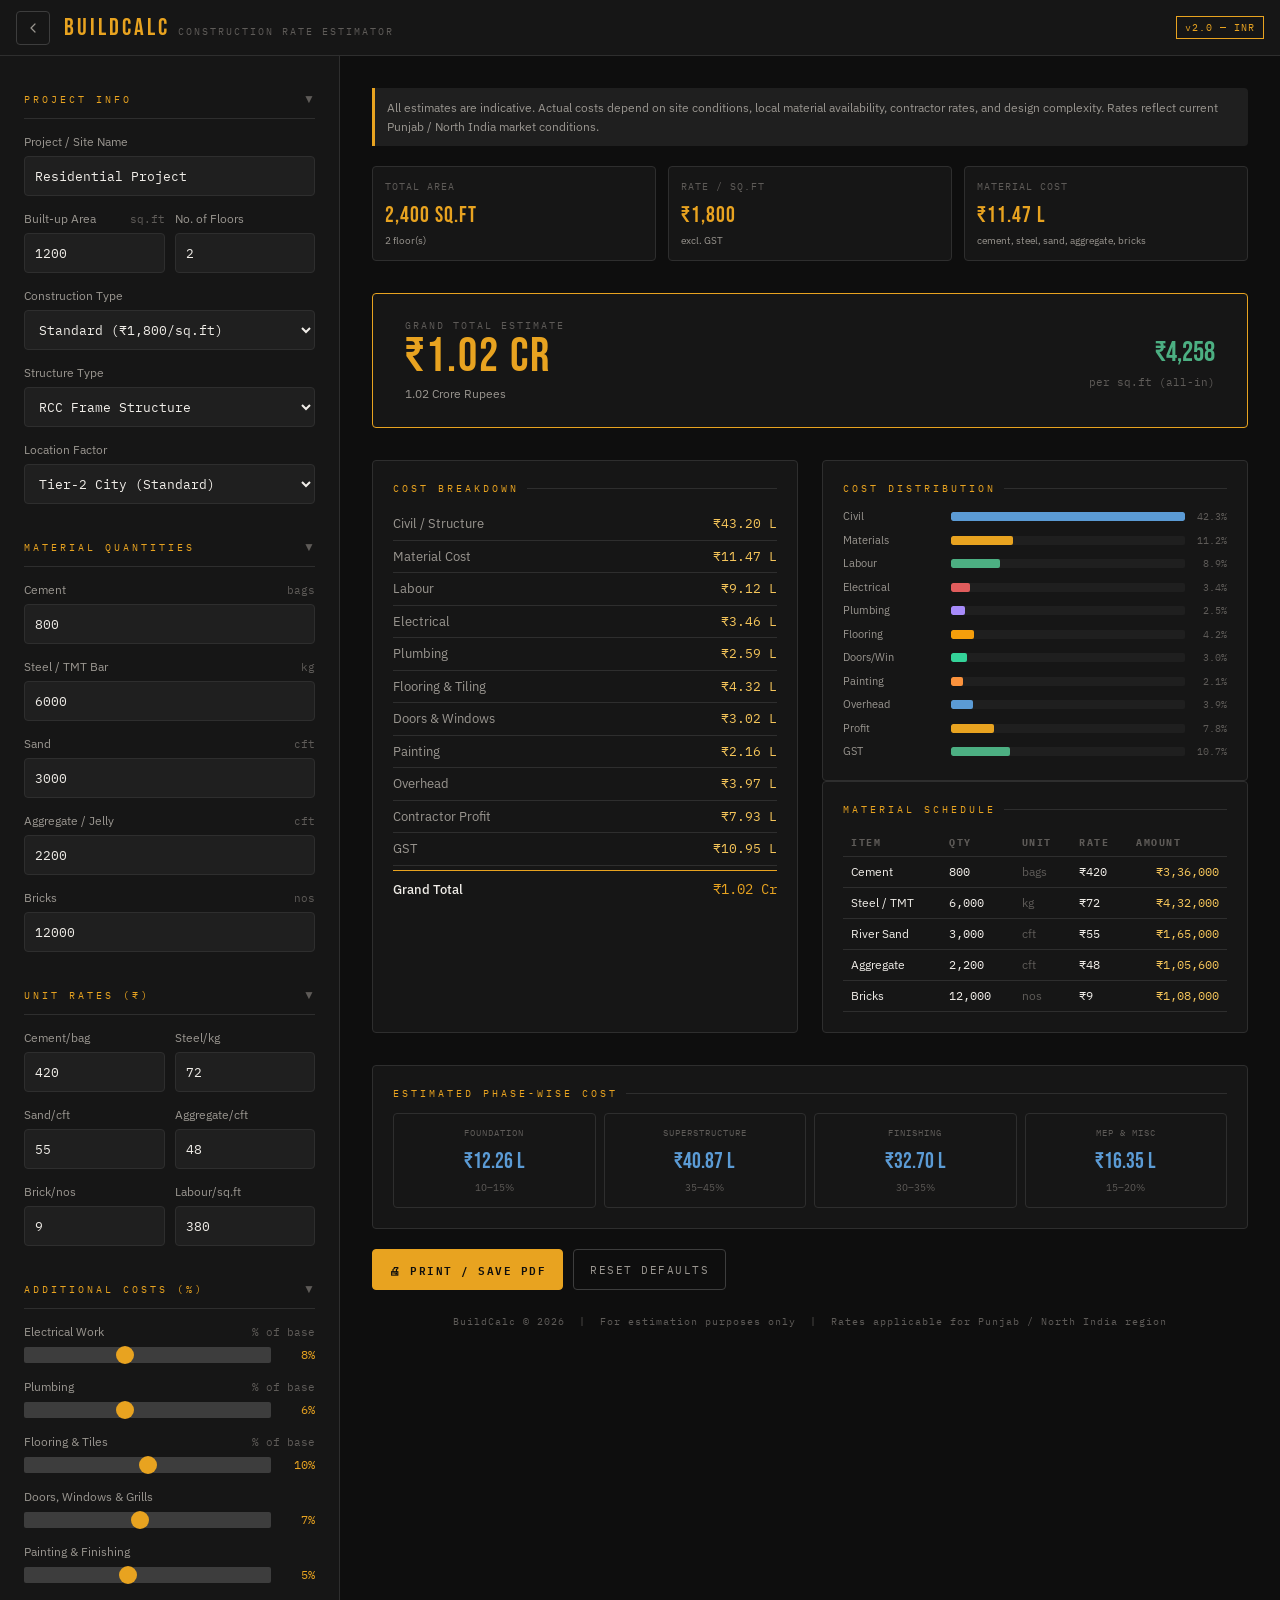
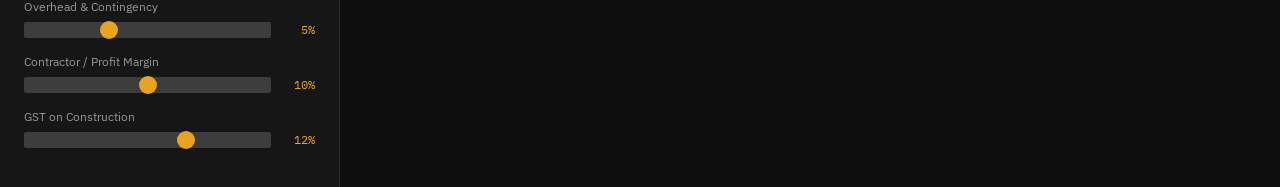
<file: cal.html>
<!DOCTYPE html>
<html lang="en">

<head>
    <meta charset="UTF-8" />
    <meta name="viewport" content="width=device-width, initial-scale=1.0" />
    <title>Construction Rate Calculator</title>
    <link rel="icon" type="image/x-icon" href="logo.ico">
    <link
        href="https://fonts.googleapis.com/css2?family=Bebas+Neue&family=IBM+Plex+Mono:wght@400;500&family=IBM+Plex+Sans:wght@300;400;500;600&display=swap"
        rel="stylesheet" />
    <style>
        *,
        *::before,
        *::after {
            box-sizing: border-box;
            margin: 0;
            padding: 0
        }

        /* Target the whole page */
        html {
            --scrollbar-bg: #1e2229;
            /* Dark slate track */
            --scrollbar-thumb: #f2a900;
            /* Structural accent (e.g., Construction Gold/Orange) */
            --scrollbar-hover: #d49400;
            /* Slightly darker shade for hover state */

            /* Firefox Support */
            scrollbar-width: thin;
            scrollbar-color: var(--scrollbar-thumb) var(--scrollbar-bg);
        }

        /* Webkit Browsers (Chrome, Safari, Edge, Opera) */
        ::-webkit-scrollbar {
            width: 10px;
            /* Width of the vertical scrollbar */
            height: 10px;
            /* Height of the horizontal scrollbar */
        }

        /* The track (background) of the scrollbar */
        ::-webkit-scrollbar-track {
            background: var(--scrollbar-bg);
            border-radius: 4px;
        }

        /* The draggable thumb */
        ::-webkit-scrollbar-thumb {
            background: var(--scrollbar-thumb);
            border-radius: 4px;
            border: 2px solid var(--scrollbar-bg);
            /* Creates a nice padding effect */
            transition: background 0.3s ease;
        }

        /* Thumb behavior on hover */
        ::-webkit-scrollbar-thumb:hover {
            background: var(--scrollbar-hover);
        }

        :root {
            --bg: #0e0e0e;
            --surface: #161616;
            --surface2: #1f1f1f;
            --border: #2e2e2e;
            --border2: #3d3d3d;
            --text: #f0ede8;
            --text2: #9a9690;
            --text3: #5e5b58;
            --accent: #e8a320;
            --accent2: #f5c55a;
            --green: #4caf82;
            --red: #e05c5c;
            --blue: #5b9bd5;
            --radius: 4px;
        }

        html {
            scroll-behavior: smooth
        }

        body {
            font-family: 'IBM Plex Sans', sans-serif;
            background: var(--bg);
            color: var(--text);
            min-height: 100vh;
            line-height: 1.5
        }

        /* ── HEADER ── */
        header {
            background: var(--surface);
            border-bottom: 1px solid var(--border);
            padding: 0 1rem;
            display: flex;
            align-items: center;
            justify-content: space-between;
            height: 56px;
            position: sticky;
            top: 0;
            z-index: 200;
        }

        .logo-wrap {
            display: flex;
            align-items: baseline;
            gap: 8px
        }

        .logo {
            font-family: 'Bebas Neue', sans-serif;
            font-size: 24px;
            letter-spacing: 3px;
            color: var(--accent)
        }

        .logo-sub {
            font-family: 'IBM Plex Mono', monospace;
            font-size: 10px;
            color: var(--text3);
            letter-spacing: 2px;
            text-transform: uppercase;
            display: none;
        }

        @media(min-width:480px) {
            .logo-sub {
                display: inline
            }
        }

        .header-badge {
            font-family: 'IBM Plex Mono', monospace;
            font-size: 10px;
            color: var(--accent);
            border: 1px solid var(--accent);
            padding: 3px 8px;
            letter-spacing: 1px;
            flex-shrink: 0;
        }

        .back-btn {
            display: flex;
            align-items: center;
            justify-content: center;
            width: 34px;
            height: 34px;
            border: 1px solid var(--border2);
            border-radius: 4px;
            color: var(--text2);
            text-decoration: none;
            transition: border-color .15s, color .15s;
            flex-shrink: 0;
        }

        .back-btn:hover {
            border-color: var(--accent);
            color: var(--accent)
        }

        /* ── MOBILE TAB BAR ── */
        .tab-bar {
            display: flex;
            background: var(--surface);
            border-bottom: 1px solid var(--border);
            position: sticky;
            top: 56px;
            z-index: 190;
        }

        @media(min-width:900px) {
            .tab-bar {
                display: none
            }
        }

        .tab-btn {
            flex: 1;
            padding: 11px 8px;
            font-family: 'IBM Plex Mono', monospace;
            font-size: 11px;
            letter-spacing: 1.5px;
            text-transform: uppercase;
            color: var(--text3);
            background: none;
            border: none;
            cursor: pointer;
            border-bottom: 2px solid transparent;
            transition: all .15s;
            -webkit-tap-highlight-color: transparent;
        }

        .tab-btn.active {
            color: var(--accent);
            border-bottom-color: var(--accent)
        }

        /* ── LAYOUT ── */
        .page {
            display: flex;
            flex-direction: column;
            min-height: calc(100vh - 56px)
        }

        @media(min-width:900px) {
            .page {
                display: grid;
                grid-template-columns: 340px 1fr;
                min-height: calc(100vh - 72px)
            }
        }

        /* ── SIDEBAR ── */
        .sidebar {
            background: var(--surface);
            border-bottom: 1px solid var(--border);
            padding: 1.25rem 1rem;
            overflow-y: auto;
        }

        @media(min-width:900px) {
            .sidebar {
                border-bottom: none;
                border-right: 1px solid var(--border);
                padding: 1.5rem;
                overflow-y: auto
            }
        }

        .sidebar.tab-hidden {
            display: none
        }

        @media(min-width:900px) {
            .sidebar.tab-hidden {
                display: block
            }
        }

        /* ── MAIN ── */
        .main {
            padding: 1rem;
            overflow-y: auto
        }

        @media(min-width:900px) {
            .main {
                padding: 2rem
            }
        }

        .main.tab-hidden {
            display: none
        }

        @media(min-width:900px) {
            .main.tab-hidden {
                display: block
            }
        }

        /* ── SECTION LABELS ── */
        .section-label {
            font-family: 'IBM Plex Mono', monospace;
            font-size: 10px;
            letter-spacing: 3px;
            text-transform: uppercase;
            color: var(--accent);
            margin-bottom: 12px;
            display: flex;
            align-items: center;
            gap: 8px;
        }

        .section-label::after {
            content: '';
            flex: 1;
            height: 1px;
            background: var(--border)
        }

        /* ── FORM ── */
        .field-group {
            margin-bottom: 14px
        }

        .field-label {
            font-size: 12px;
            color: var(--text2);
            margin-bottom: 5px;
            display: flex;
            justify-content: space-between;
            align-items: baseline;
        }

        .field-unit {
            color: var(--text3);
            font-family: 'IBM Plex Mono', monospace;
            font-size: 11px
        }

        input[type="number"],
        input[type="text"],
        select {
            width: 100%;
            background: var(--surface2);
            border: 1px solid var(--border);
            color: var(--text);
            font-family: 'IBM Plex Mono', monospace;
            font-size: 13px;
            padding: 9px 10px;
            border-radius: var(--radius);
            outline: none;
            transition: border-color .15s;
            -moz-appearance: textfield;
            min-height: 40px;
        }

        input[type="number"]::-webkit-outer-spin-button,
        input[type="number"]::-webkit-inner-spin-button {
            -webkit-appearance: none
        }

        input[type="number"]:focus,
        input[type="text"]:focus,
        select:focus {
            border-color: var(--accent)
        }

        select option {
            background: var(--surface2)
        }

        .inline-fields {
            display: grid;
            grid-template-columns: 1fr 1fr;
            gap: 10px
        }

        /* ── RANGE ── */
        .range-wrap {
            display: flex;
            align-items: center;
            gap: 8px
        }

        input[type="range"] {
            flex: 1;
            -webkit-appearance: none;
            height: 4px;
            background: var(--border2);
            border-radius: 2px;
            outline: none;
            padding: 8px 0;
            cursor: pointer;
        }

        input[type="range"]::-webkit-slider-thumb {
            -webkit-appearance: none;
            width: 18px;
            height: 18px;
            border-radius: 50%;
            background: var(--accent);
            cursor: pointer;
        }

        input[type="range"]::-moz-range-thumb {
            width: 18px;
            height: 18px;
            border-radius: 50%;
            background: var(--accent);
            border: none;
            cursor: pointer;
        }

        .range-val {
            font-family: 'IBM Plex Mono', monospace;
            font-size: 12px;
            color: var(--accent);
            min-width: 36px;
            text-align: right;
        }

        /* ── COLLAPSIBLE SECTIONS ── */
        .collapsible-header {
            display: flex;
            align-items: center;
            justify-content: space-between;
            cursor: pointer;
            padding: 10px 0;
            border-bottom: 1px solid var(--border);
            margin-bottom: 14px;
            -webkit-tap-highlight-color: transparent;
        }

        .collapsible-header .section-label {
            margin-bottom: 0;
            flex: 1
        }

        .collapsible-header .section-label::after {
            display: none
        }

        .chevron {
            font-size: 12px;
            color: var(--text3);
            transition: transform .2s;
            margin-left: 8px;
            flex-shrink: 0;
        }

        .collapsible-header.collapsed .chevron {
            transform: rotate(-90deg)
        }

        .collapsible-body {
            overflow: hidden;
            transition: max-height .3s ease
        }

        .collapsible-body.collapsed {
            max-height: 0 !important
        }

        /* ── NOTICE ── */
        .notice {
            background: var(--surface2);
            border-left: 3px solid var(--accent);
            padding: 10px 12px;
            font-size: 12px;
            color: var(--text2);
            border-radius: 0 var(--radius) var(--radius) 0;
            margin-bottom: 1.25rem;
            line-height: 1.6;
        }

        /* ── SUMMARY CARDS ── */
        .summary-grid {
            display: grid;
            grid-template-columns: 1fr 1fr;
            gap: 8px;
            margin-bottom: 1.25rem;
        }

        @media(min-width:500px) {
            .summary-grid {
                grid-template-columns: repeat(3, 1fr)
            }
        }

        @media(min-width:900px) {
            .summary-grid {
                gap: 12px;
                margin-bottom: 2rem
            }
        }

        .sum-card {
            background: var(--surface);
            border: 1px solid var(--border);
            border-radius: var(--radius);
            padding: 12px;
        }

        .sum-card-label {
            font-size: 10px;
            color: var(--text3);
            margin-bottom: 5px;
            font-family: 'IBM Plex Mono', monospace;
            letter-spacing: 1px;
            text-transform: uppercase;
        }

        .sum-card-value {
            font-size: 18px;
            font-family: 'Bebas Neue', sans-serif;
            letter-spacing: 1px;
            color: var(--accent);
        }

        @media(min-width:500px) {
            .sum-card-value {
                font-size: 22px
            }
        }

        .sum-card-sub {
            font-size: 10px;
            color: var(--text2);
            margin-top: 2px;
            line-height: 1.4
        }

        /* ── GRAND TOTAL ── */
        .grand-total {
            background: var(--surface);
            border: 1px solid var(--accent);
            border-radius: var(--radius);
            padding: 1.25rem;
            margin-bottom: 1.25rem;
        }

        @media(min-width:600px) {
            .grand-total {
                display: flex;
                align-items: center;
                justify-content: space-between;
                padding: 1.5rem 2rem;
                margin-bottom: 2rem;
            }
        }

        .gt-left .label {
            font-size: 10px;
            font-family: 'IBM Plex Mono', monospace;
            letter-spacing: 2px;
            color: var(--text3);
            text-transform: uppercase;
        }

        .gt-left .value {
            font-family: 'Bebas Neue', sans-serif;
            font-size: 42px;
            color: var(--accent);
            letter-spacing: 2px;
            line-height: 1;
        }

        @media(min-width:600px) {
            .gt-left .value {
                font-size: 48px
            }
        }

        .gt-left .sub {
            font-size: 12px;
            color: var(--text2);
            margin-top: 4px
        }

        .gt-right {
            margin-top: 10px;
            padding-top: 10px;
            border-top: 1px solid var(--border);
        }

        @media(min-width:600px) {
            .gt-right {
                margin-top: 0;
                padding-top: 0;
                border-top: none;
                text-align: right
            }
        }

        .gt-right .per-sqft {
            font-family: 'Bebas Neue', sans-serif;
            font-size: 24px;
            color: var(--green);
        }

        @media(min-width:600px) {
            .gt-right .per-sqft {
                font-size: 28px
            }
        }

        .gt-right .per-label {
            font-size: 11px;
            color: var(--text3);
            font-family: 'IBM Plex Mono', monospace
        }

        /* ── BREAKDOWN ── */
        .breakdown-grid {
            display: grid;
            grid-template-columns: 1fr;
            gap: 1rem;
            margin-bottom: 1.25rem;
        }

        @media(min-width:900px) {
            .breakdown-grid {
                grid-template-columns: 1fr 1fr;
                gap: 1.5rem;
                margin-bottom: 2rem
            }
        }

        .bk-card {
            background: var(--surface);
            border: 1px solid var(--border);
            border-radius: var(--radius);
            padding: 1rem;
            margin-bottom: 1rem;
        }

        @media(min-width:900px) {
            .bk-card {
                padding: 1.25rem;
                margin-bottom: 0
            }
        }

        .bk-row {
            display: flex;
            justify-content: space-between;
            align-items: center;
            padding: 6px 0;
            border-bottom: 1px solid var(--border);
            font-size: 12px;
        }

        @media(min-width:500px) {
            .bk-row {
                font-size: 13px
            }
        }

        .bk-row:last-child {
            border-bottom: none
        }

        .bk-row-label {
            color: var(--text2)
        }

        .bk-row-val {
            font-family: 'IBM Plex Mono', monospace;
            font-size: 12px;
            color: var(--text);
            text-align: right;
            margin-left: 8px;
            flex-shrink: 0;
        }

        @media(min-width:500px) {
            .bk-row-val {
                font-size: 13px
            }
        }

        .bk-row-val.accent {
            color: var(--accent2)
        }

        .bk-row-val.green {
            color: var(--green)
        }

        /* ── BAR CHART ── */
        .bar-chart {
            display: flex;
            flex-direction: column;
            gap: 7px
        }

        .bar-item {
            display: flex;
            align-items: center;
            gap: 8px
        }

        .bar-name {
            font-size: 11px;
            color: var(--text2);
            width: 90px;
            flex-shrink: 0;
        }

        @media(min-width:400px) {
            .bar-name {
                width: 100px
            }
        }

        .bar-track {
            flex: 1;
            background: var(--surface2);
            border-radius: 2px;
            height: 9px;
            overflow: hidden
        }

        .bar-fill {
            height: 100%;
            border-radius: 2px;
            transition: width .5s ease
        }

        .bar-pct {
            font-family: 'IBM Plex Mono', monospace;
            font-size: 10px;
            color: var(--text3);
            width: 34px;
            text-align: right;
            flex-shrink: 0;
        }

        /* ── MATERIAL TABLE ── */
        .table-wrap {
            overflow-x: auto;
            -webkit-overflow-scrolling: touch
        }

        .mat-table {
            width: 100%;
            border-collapse: collapse;
            min-width: 380px
        }

        .mat-table th {
            font-size: 10px;
            font-family: 'IBM Plex Mono', monospace;
            letter-spacing: 1.5px;
            color: var(--text3);
            text-transform: uppercase;
            text-align: left;
            padding: 6px 8px;
            border-bottom: 1px solid var(--border);
            white-space: nowrap;
        }

        .mat-table td {
            padding: 6px 8px;
            border-bottom: 1px solid var(--border);
            font-size: 12px;
            vertical-align: middle;
        }

        .mat-table td:last-child {
            text-align: right;
            font-family: 'IBM Plex Mono', monospace;
            color: var(--accent2);
        }

        /* ── PHASE CARDS ── */
        .phase-grid {
            display: grid;
            grid-template-columns: repeat(2, 1fr);
            gap: 8px;
        }

        @media(min-width:600px) {
            .phase-grid {
                grid-template-columns: repeat(4, 1fr)
            }
        }

        .phase-card {
            text-align: center;
            padding: 12px 8px;
            border: 1px solid var(--border);
            border-radius: 4px;
        }

        .phase-label {
            font-size: 9px;
            color: var(--text3);
            font-family: 'IBM Plex Mono', monospace;
            letter-spacing: 1px;
            margin-bottom: 6px;
            text-transform: uppercase;
        }

        .phase-val {
            font-family: 'Bebas Neue', sans-serif;
            font-size: 20px;
            color: var(--blue);
        }

        @media(min-width:500px) {
            .phase-val {
                font-size: 22px
            }
        }

        .phase-sub {
            font-size: 10px;
            color: var(--text3);
            margin-top: 2px
        }

        /* ── ACTION ROW ── */
        .action-row {
            display: flex;
            gap: 10px;
            margin-bottom: 1.5rem;
            flex-wrap: wrap
        }

        .btn {
            font-family: 'IBM Plex Mono', monospace;
            font-size: 11px;
            letter-spacing: 1.5px;
            text-transform: uppercase;
            padding: 10px 16px;
            border-radius: var(--radius);
            cursor: pointer;
            border: 1px solid var(--border2);
            background: transparent;
            color: var(--text2);
            transition: all .15s;
            -webkit-tap-highlight-color: transparent;
            min-height: 40px;
        }

        .btn:hover {
            border-color: var(--accent);
            color: var(--accent)
        }

        .btn-primary {
            background: var(--accent);
            color: #0e0e0e;
            border-color: var(--accent);
            font-weight: 600;
        }

        .btn-primary:hover {
            background: var(--accent2);
            border-color: var(--accent2);
            color: #0e0e0e
        }

        /* ── WATERMARK ── */
        .wm {
            font-size: 10px;
            color: var(--text3);
            font-family: 'IBM Plex Mono', monospace;
            letter-spacing: 1px;
            margin-top: 1.5rem;
            text-align: center;
            padding-bottom: 1.5rem;
        }

        .sidebar-gap {
            height: 10px
        }

        /* ── PRINT ── */
        @media print {
            body {
                background: white;
                color: black
            }

            :root {
                --bg: white;
                --surface: #f5f5f5;
                --surface2: #eee;
                --border: #ccc;
                --border2: #bbb;
                --text: #111;
                --text2: #555;
                --text3: #888;
                --accent: #c07f00;
                --accent2: #c07f00;
                --green: #2a7a4f
            }

            .sidebar,
            .tab-bar,
            .action-row {
                display: none !important
            }

            .page {
                display: block
            }

            .main {
                display: block !important;
                padding: 0
            }

            .collapsible-body {
                max-height: none !important
            }
        }
    </style>
</head>

<body>

    <header>
        <div style="display:flex;align-items:center;gap:.875rem">
            <a href="index.html" class="back-btn" title="Back to Home">
                <svg xmlns="http://www.w3.org/2000/svg" width="16" height="16" viewBox="0 0 24 24" fill="none"
                    stroke="currentColor" stroke-width="1.8" stroke-linecap="round" stroke-linejoin="round">
                    <polyline points="15 18 9 12 15 6" />
                </svg>
            </a>
            <div class="logo-wrap">
                <span class="logo">BuildCalc</span>
                <span class="logo-sub">Construction Rate Estimator</span>
            </div>
        </div>
        <span class="header-badge">v2.0 — INR</span>
    </header>

    <!-- Mobile tab switcher -->
    <div class="tab-bar" id="tab-bar">
        <button class="tab-btn active" data-tab="inputs" onclick="switchTab('inputs')">⚙ Inputs</button>
        <button class="tab-btn" data-tab="results" onclick="switchTab('results')">📊 Results</button>
    </div>

    <div class="page">

        <!-- ===== SIDEBAR / INPUTS ===== -->
        <aside class="sidebar" id="tab-inputs">

            <!-- Project Info -->
            <div class="collapsible-header" onclick="toggleSection(this)">
                <div class="section-label">Project Info</div>
                <span class="chevron">▼</span>
            </div>
            <div class="collapsible-body" style="max-height:600px">
                <div class="field-group">
                    <div class="field-label">Project / Site Name</div>
                    <input type="text" id="projectName" value="Residential Project" />
                </div>
                <div class="inline-fields">
                    <div class="field-group">
                        <div class="field-label">Built-up Area <span class="field-unit">sq.ft</span></div>
                        <input type="number" id="area" value="1200" min="100" />
                    </div>
                    <div class="field-group">
                        <div class="field-label">No. of Floors</div>
                        <input type="number" id="floors" value="2" min="1" max="20" />
                    </div>
                </div>
                <div class="field-group">
                    <div class="field-label">Construction Type</div>
                    <select id="constructionType">
                        <option value="economy">Economy (₹1,400/sq.ft)</option>
                        <option value="standard" selected>Standard (₹1,800/sq.ft)</option>
                        <option value="premium">Premium (₹2,400/sq.ft)</option>
                        <option value="luxury">Luxury (₹3,200/sq.ft)</option>
                        <option value="custom">Custom Rate</option>
                    </select>
                </div>
                <div class="field-group" id="customRateGroup" style="display:none">
                    <div class="field-label">Custom Base Rate <span class="field-unit">₹/sq.ft</span></div>
                    <input type="number" id="customRate" value="2000" min="500" />
                </div>
                <div class="field-group">
                    <div class="field-label">Structure Type</div>
                    <select id="structureType">
                        <option value="rcc">RCC Frame Structure</option>
                        <option value="loadbearing">Load Bearing</option>
                        <option value="steel">Steel Structure</option>
                        <option value="prefab">Prefabricated</option>
                    </select>
                </div>
                <div class="field-group">
                    <div class="field-label">Location Factor</div>
                    <select id="locationFactor">
                        <option value="0.85">Rural / Small Town (−15%)</option>
                        <option value="1.00" selected>Tier-2 City (Standard)</option>
                        <option value="1.15">Tier-1 City (+15%)</option>
                        <option value="1.30">Metro / NCR (+30%)</option>
                    </select>
                </div>
            </div>

            <div class="sidebar-gap"></div>

            <!-- Material Quantities -->
            <div class="collapsible-header" onclick="toggleSection(this)">
                <div class="section-label">Material Quantities</div>
                <span class="chevron">▼</span>
            </div>
            <div class="collapsible-body" style="max-height:600px">
                <div class="field-group">
                    <div class="field-label">Cement <span class="field-unit">bags</span></div>
                    <input type="number" id="cement" value="800" min="0" />
                </div>
                <div class="field-group">
                    <div class="field-label">Steel / TMT Bar <span class="field-unit">kg</span></div>
                    <input type="number" id="steel" value="6000" min="0" />
                </div>
                <div class="field-group">
                    <div class="field-label">Sand <span class="field-unit">cft</span></div>
                    <input type="number" id="sand" value="3000" min="0" />
                </div>
                <div class="field-group">
                    <div class="field-label">Aggregate / Jelly <span class="field-unit">cft</span></div>
                    <input type="number" id="aggregate" value="2200" min="0" />
                </div>
                <div class="field-group">
                    <div class="field-label">Bricks <span class="field-unit">nos</span></div>
                    <input type="number" id="bricks" value="12000" min="0" />
                </div>
            </div>

            <div class="sidebar-gap"></div>

            <!-- Unit Rates -->
            <div class="collapsible-header" onclick="toggleSection(this)">
                <div class="section-label">Unit Rates (₹)</div>
                <span class="chevron">▼</span>
            </div>
            <div class="collapsible-body" style="max-height:600px">
                <div class="inline-fields">
                    <div class="field-group">
                        <div class="field-label">Cement/bag</div>
                        <input type="number" id="rateCement" value="420" min="0" />
                    </div>
                    <div class="field-group">
                        <div class="field-label">Steel/kg</div>
                        <input type="number" id="rateSteel" value="72" min="0" />
                    </div>
                </div>
                <div class="inline-fields">
                    <div class="field-group">
                        <div class="field-label">Sand/cft</div>
                        <input type="number" id="rateSand" value="55" min="0" />
                    </div>
                    <div class="field-group">
                        <div class="field-label">Aggregate/cft</div>
                        <input type="number" id="rateAggregate" value="48" min="0" />
                    </div>
                </div>
                <div class="inline-fields">
                    <div class="field-group">
                        <div class="field-label">Brick/nos</div>
                        <input type="number" id="rateBrick" value="9" min="0" />
                    </div>
                    <div class="field-group">
                        <div class="field-label">Labour/sq.ft</div>
                        <input type="number" id="rateLabour" value="380" min="0" />
                    </div>
                </div>
            </div>

            <div class="sidebar-gap"></div>

            <!-- Additional Costs -->
            <div class="collapsible-header" onclick="toggleSection(this)">
                <div class="section-label">Additional Costs (%)</div>
                <span class="chevron">▼</span>
            </div>
            <div class="collapsible-body" style="max-height:800px">
                <div class="field-group">
                    <div class="field-label">Electrical Work <span class="field-unit">% of base</span></div>
                    <div class="range-wrap">
                        <input type="range" id="elecPct" min="0" max="20" value="8" step="0.5"
                            oninput="document.getElementById('elecPctVal').textContent=this.value+'%';calculate()" />
                        <span class="range-val" id="elecPctVal">8%</span>
                    </div>
                </div>
                <div class="field-group">
                    <div class="field-label">Plumbing <span class="field-unit">% of base</span></div>
                    <div class="range-wrap">
                        <input type="range" id="plumbPct" min="0" max="15" value="6" step="0.5"
                            oninput="document.getElementById('plumbPctVal').textContent=this.value+'%';calculate()" />
                        <span class="range-val" id="plumbPctVal">6%</span>
                    </div>
                </div>
                <div class="field-group">
                    <div class="field-label">Flooring & Tiles <span class="field-unit">% of base</span></div>
                    <div class="range-wrap">
                        <input type="range" id="floorPct" min="0" max="20" value="10" step="0.5"
                            oninput="document.getElementById('floorPctVal').textContent=this.value+'%';calculate()" />
                        <span class="range-val" id="floorPctVal">10%</span>
                    </div>
                </div>
                <div class="field-group">
                    <div class="field-label">Doors, Windows & Grills</div>
                    <div class="range-wrap">
                        <input type="range" id="dwPct" min="0" max="15" value="7" step="0.5"
                            oninput="document.getElementById('dwPctVal').textContent=this.value+'%';calculate()" />
                        <span class="range-val" id="dwPctVal">7%</span>
                    </div>
                </div>
                <div class="field-group">
                    <div class="field-label">Painting & Finishing</div>
                    <div class="range-wrap">
                        <input type="range" id="paintPct" min="0" max="12" value="5" step="0.5"
                            oninput="document.getElementById('paintPctVal').textContent=this.value+'%';calculate()" />
                        <span class="range-val" id="paintPctVal">5%</span>
                    </div>
                </div>
                <div class="field-group">
                    <div class="field-label">Overhead & Contingency</div>
                    <div class="range-wrap">
                        <input type="range" id="overheadPct" min="0" max="15" value="5" step="0.5"
                            oninput="document.getElementById('overheadPctVal').textContent=this.value+'%';calculate()" />
                        <span class="range-val" id="overheadPctVal">5%</span>
                    </div>
                </div>
                <div class="field-group">
                    <div class="field-label">Contractor / Profit Margin</div>
                    <div class="range-wrap">
                        <input type="range" id="profitPct" min="0" max="20" value="10" step="0.5"
                            oninput="document.getElementById('profitPctVal').textContent=this.value+'%';calculate()" />
                        <span class="range-val" id="profitPctVal">10%</span>
                    </div>
                </div>
                <div class="field-group">
                    <div class="field-label">GST on Construction</div>
                    <div class="range-wrap">
                        <input type="range" id="gstPct" min="0" max="18" value="12" step="1"
                            oninput="document.getElementById('gstPctVal').textContent=this.value+'%';calculate()" />
                        <span class="range-val" id="gstPctVal">12%</span>
                    </div>
                </div>
            </div>

            <!-- Mobile: calculate CTA -->
            <div style="margin-top:1.25rem;display:none" id="calc-cta-mobile">
                <button class="btn btn-primary" style="width:100%" onclick="switchTab('results')">View Results
                    →</button>
            </div>

        </aside>

        <!-- ===== MAIN / RESULTS ===== -->
        <main class="main" id="tab-results">

            <div class="notice">
                All estimates are indicative. Actual costs depend on site conditions, local material availability,
                contractor rates, and design complexity. Rates reflect current Punjab / North India market conditions.
            </div>

            <!-- Summary Cards -->
            <div class="summary-grid">
                <div class="sum-card">
                    <div class="sum-card-label">Total Area</div>
                    <div class="sum-card-value" id="s-area">—</div>
                    <div class="sum-card-sub"><span id="s-floors">—</span> floor(s)</div>
                </div>
                <div class="sum-card">
                    <div class="sum-card-label">Rate / sq.ft</div>
                    <div class="sum-card-value" id="s-rate">—</div>
                    <div class="sum-card-sub">excl. GST</div>
                </div>
                <div class="sum-card">
                    <div class="sum-card-label">Material Cost</div>
                    <div class="sum-card-value" id="s-mat">—</div>
                    <div class="sum-card-sub">cement, steel, sand, aggregate, bricks</div>
                </div>
            </div>
            <style>
                @media(min-width:500px) {
                    .sum-card:nth-child(3) {
                        grid-column: auto
                    }
                }
            </style>

            <!-- Grand Total -->
            <div class="grand-total">
                <div class="gt-left">
                    <div class="label">Grand Total Estimate</div>
                    <div class="value" id="grand-total">₹0</div>
                    <div class="sub" id="grand-total-words">—</div>
                </div>
                <div class="gt-right">
                    <div class="per-sqft" id="per-sqft-final">₹0</div>
                    <div class="per-label">per sq.ft (all-in)</div>
                </div>
            </div>

            <!-- Cost Breakdown + Chart -->
            <div class="breakdown-grid">
                <div class="bk-card">
                    <div class="section-label">Cost Breakdown</div>
                    <div class="bk-row"><span class="bk-row-label">Civil / Structure</span><span
                            class="bk-row-val accent" id="bd-civil">—</span></div>
                    <div class="bk-row"><span class="bk-row-label">Material Cost</span><span class="bk-row-val accent"
                            id="bd-mat">—</span></div>
                    <div class="bk-row"><span class="bk-row-label">Labour</span><span class="bk-row-val accent"
                            id="bd-labour">—</span></div>
                    <div class="bk-row"><span class="bk-row-label">Electrical</span><span class="bk-row-val accent"
                            id="bd-elec">—</span></div>
                    <div class="bk-row"><span class="bk-row-label">Plumbing</span><span class="bk-row-val accent"
                            id="bd-plumb">—</span></div>
                    <div class="bk-row"><span class="bk-row-label">Flooring & Tiling</span><span
                            class="bk-row-val accent" id="bd-floor">—</span></div>
                    <div class="bk-row"><span class="bk-row-label">Doors & Windows</span><span class="bk-row-val accent"
                            id="bd-dw">—</span></div>
                    <div class="bk-row"><span class="bk-row-label">Painting</span><span class="bk-row-val accent"
                            id="bd-paint">—</span></div>
                    <div class="bk-row"><span class="bk-row-label">Overhead</span><span class="bk-row-val accent"
                            id="bd-overhead">—</span></div>
                    <div class="bk-row"><span class="bk-row-label">Contractor Profit</span><span
                            class="bk-row-val accent" id="bd-profit">—</span></div>
                    <div class="bk-row"><span class="bk-row-label">GST</span><span class="bk-row-val accent"
                            id="bd-gst">—</span></div>
                    <div class="bk-row" style="border-top:1px solid var(--accent);margin-top:4px;padding-top:8px">
                        <span class="bk-row-label" style="color:var(--text);font-weight:500">Grand Total</span>
                        <span class="bk-row-val" style="color:var(--accent);font-size:14px" id="bd-total">—</span>
                    </div>
                </div>

                <div>
                    <div class="bk-card">
                        <div class="section-label">Cost Distribution</div>
                        <div class="bar-chart" id="bar-chart"></div>
                    </div>
                    <div class="bk-card">
                        <div class="section-label">Material Schedule</div>
                        <div class="table-wrap">
                            <table class="mat-table">
                                <thead>
                                    <tr>
                                        <th>Item</th>
                                        <th>Qty</th>
                                        <th>Unit</th>
                                        <th>Rate</th>
                                        <th>Amount</th>
                                    </tr>
                                </thead>
                                <tbody id="mat-table-body"></tbody>
                            </table>
                        </div>
                    </div>
                </div>
            </div>

            <!-- Phase Cards -->
            <div class="bk-card" style="margin-bottom:1.25rem">
                <div class="section-label">Estimated Phase-wise Cost</div>
                <div class="phase-grid">
                    <div class="phase-card">
                        <div class="phase-label">Foundation</div>
                        <div class="phase-val" id="ph-foundation">—</div>
                        <div class="phase-sub">10–15%</div>
                    </div>
                    <div class="phase-card">
                        <div class="phase-label">Superstructure</div>
                        <div class="phase-val" id="ph-super">—</div>
                        <div class="phase-sub">35–45%</div>
                    </div>
                    <div class="phase-card">
                        <div class="phase-label">Finishing</div>
                        <div class="phase-val" id="ph-finish">—</div>
                        <div class="phase-sub">30–35%</div>
                    </div>
                    <div class="phase-card">
                        <div class="phase-label">MEP & Misc</div>
                        <div class="phase-val" id="ph-mep">—</div>
                        <div class="phase-sub">15–20%</div>
                    </div>
                </div>
            </div>

            <div class="action-row">
                <button class="btn btn-primary" onclick="window.print()">🖨 Print / Save PDF</button>
                <button class="btn" onclick="resetForm()">Reset Defaults</button>
            </div>

            <div class="wm">BuildCalc © 2026 &nbsp;|&nbsp; For estimation purposes only &nbsp;|&nbsp; Rates applicable
                for Punjab / North India region</div>
        </main>
    </div>

    <script>
        const typeRates = { economy: 1400, standard: 1800, premium: 2400, luxury: 3200, custom: 0 };
        const BAR_COLORS = ['#5b9bd5', '#e8a320', '#4caf82', '#e05c5c', '#a78bfa', '#f59e0b', '#34d399', '#fb923c'];

        // ── Track which tab is currently active ──
        let activeTab = 'inputs';

        function v(id) { return parseFloat(document.getElementById(id).value) || 0 }
        function s(id) { return document.getElementById(id).value }

        function fmt(n) {
            if (n >= 1e7) return '₹' + (n / 1e7).toFixed(2) + ' Cr';
            if (n >= 1e5) return '₹' + (n / 1e5).toFixed(2) + ' L';
            return '₹' + Math.round(n).toLocaleString('en-IN');
        }
        function toWords(n) {
            if (n >= 1e7) return (n / 1e7).toFixed(2) + ' Crore Rupees';
            if (n >= 1e5) return (n / 1e5).toFixed(2) + ' Lakh Rupees';
            return '₹' + Math.round(n).toLocaleString('en-IN');
        }

        function calculate() {
            const area = v('area'), floors = v('floors') || 1, totalArea = area * floors;
            const locFactor = parseFloat(s('locationFactor')) || 1;
            const type = s('constructionType');
            const baseRate = type === 'custom' ? v('customRate') : typeRates[type];
            const adjustedRate = baseRate * locFactor;

            const matCement = v('cement') * v('rateCement');
            const matSteel = v('steel') * v('rateSteel');
            const matSand = v('sand') * v('rateSand');
            const matAgg = v('aggregate') * v('rateAggregate');
            const matBrick = v('bricks') * v('rateBrick');
            const matTotal = matCement + matSteel + matSand + matAgg + matBrick;

            const labourTotal = totalArea * v('rateLabour');
            const civilBase = adjustedRate * totalArea;

            const elecAmt = civilBase * v('elecPct') / 100;
            const plumbAmt = civilBase * v('plumbPct') / 100;
            const floorAmt = civilBase * v('floorPct') / 100;
            const dwAmt = civilBase * v('dwPct') / 100;
            const paintAmt = civilBase * v('paintPct') / 100;

            const subTotal1 = civilBase + matTotal + labourTotal + elecAmt + plumbAmt + floorAmt + dwAmt + paintAmt;
            const overheadAmt = subTotal1 * v('overheadPct') / 100;
            const profitAmt = subTotal1 * v('profitPct') / 100;
            const subTotal2 = subTotal1 + overheadAmt + profitAmt;
            const gstAmt = subTotal2 * v('gstPct') / 100;
            const grandTotal = subTotal2 + gstAmt;
            const perSqft = totalArea > 0 ? grandTotal / totalArea : 0;

            document.getElementById('s-area').textContent = totalArea.toLocaleString('en-IN') + ' sq.ft';
            document.getElementById('s-floors').textContent = floors;
            document.getElementById('s-rate').textContent = '₹' + Math.round(adjustedRate).toLocaleString('en-IN');
            document.getElementById('s-mat').textContent = fmt(matTotal);

            document.getElementById('grand-total').textContent = fmt(grandTotal);
            document.getElementById('grand-total-words').textContent = toWords(grandTotal);
            document.getElementById('per-sqft-final').textContent = '₹' + Math.round(perSqft).toLocaleString('en-IN');

            const set = (id, val) => document.getElementById(id).textContent = fmt(val);
            set('bd-civil', civilBase); set('bd-mat', matTotal); set('bd-labour', labourTotal);
            set('bd-elec', elecAmt); set('bd-plumb', plumbAmt); set('bd-floor', floorAmt);
            set('bd-dw', dwAmt); set('bd-paint', paintAmt); set('bd-overhead', overheadAmt);
            set('bd-profit', profitAmt); set('bd-gst', gstAmt);
            document.getElementById('bd-total').textContent = fmt(grandTotal);

            const bars = [
                { name: 'Civil', val: civilBase }, { name: 'Materials', val: matTotal },
                { name: 'Labour', val: labourTotal }, { name: 'Electrical', val: elecAmt },
                { name: 'Plumbing', val: plumbAmt }, { name: 'Flooring', val: floorAmt },
                { name: 'Doors/Win', val: dwAmt }, { name: 'Painting', val: paintAmt },
                { name: 'Overhead', val: overheadAmt }, { name: 'Profit', val: profitAmt }, { name: 'GST', val: gstAmt },
            ];
            const maxVal = Math.max(...bars.map(b => b.val));
            document.getElementById('bar-chart').innerHTML = bars.map((b, i) => {
                const pct = maxVal > 0 ? (b.val / maxVal * 100).toFixed(1) : 0;
                const pctOfTotal = grandTotal > 0 ? (b.val / grandTotal * 100).toFixed(1) : 0;
                return `<div class="bar-item">
<span class="bar-name">${b.name}</span>
<div class="bar-track"><div class="bar-fill" style="width:${pct}%;background:${BAR_COLORS[i % BAR_COLORS.length]}"></div></div>
<span class="bar-pct">${pctOfTotal}%</span></div>`;
            }).join('');

            const mats = [
                { name: 'Cement', qty: v('cement'), unit: 'bags', rate: v('rateCement'), amt: matCement },
                { name: 'Steel / TMT', qty: v('steel'), unit: 'kg', rate: v('rateSteel'), amt: matSteel },
                { name: 'River Sand', qty: v('sand'), unit: 'cft', rate: v('rateSand'), amt: matSand },
                { name: 'Aggregate', qty: v('aggregate'), unit: 'cft', rate: v('rateAggregate'), amt: matAgg },
                { name: 'Bricks', qty: v('bricks'), unit: 'nos', rate: v('rateBrick'), amt: matBrick },
            ];
            document.getElementById('mat-table-body').innerHTML = mats.map(m =>
                `<tr>
<td>${m.name}</td>
<td style="font-family:'IBM Plex Mono',monospace">${m.qty.toLocaleString('en-IN')}</td>
<td style="color:var(--text3)">${m.unit}</td>
<td style="font-family:'IBM Plex Mono',monospace">₹${m.rate}</td>
<td>₹${Math.round(m.amt).toLocaleString('en-IN')}</td>
</tr>`).join('');

            const ph = pct => fmt(grandTotal * pct);
            document.getElementById('ph-foundation').textContent = ph(0.12);
            document.getElementById('ph-super').textContent = ph(0.40);
            document.getElementById('ph-finish').textContent = ph(0.32);
            document.getElementById('ph-mep').textContent = ph(0.16);
        }

        function resetForm() {
            document.getElementById('area').value = 1200;
            document.getElementById('floors').value = 2;
            document.getElementById('constructionType').value = 'standard';
            document.getElementById('structureType').value = 'rcc';
            document.getElementById('locationFactor').value = 1.00;
            document.getElementById('cement').value = 800;
            document.getElementById('steel').value = 6000;
            document.getElementById('sand').value = 3000;
            document.getElementById('aggregate').value = 2200;
            document.getElementById('bricks').value = 12000;
            document.getElementById('rateCement').value = 420;
            document.getElementById('rateSteel').value = 72;
            document.getElementById('rateSand').value = 55;
            document.getElementById('rateAggregate').value = 48;
            document.getElementById('rateBrick').value = 9;
            document.getElementById('rateLabour').value = 380;
            const defaults = { elecPct: 8, plumbPct: 6, floorPct: 10, dwPct: 7, paintPct: 5, overheadPct: 5, profitPct: 10, gstPct: 12 };
            ['elecPct', 'plumbPct', 'floorPct', 'dwPct', 'paintPct', 'overheadPct', 'profitPct', 'gstPct'].forEach(id => {
                document.getElementById(id).value = defaults[id];
                document.getElementById(id + 'Val').textContent = defaults[id] + '%';
            });
            calculate();
        }

        // ── FIXED: remember activeTab so resize events don't wipe the results panel ──
        function switchTab(tab) {
            activeTab = tab;
            const isInputs = tab === 'inputs';
            document.getElementById('tab-inputs').classList.toggle('tab-hidden', !isInputs);
            document.getElementById('tab-results').classList.toggle('tab-hidden', isInputs);
            document.querySelectorAll('.tab-btn').forEach(b => b.classList.toggle('active', b.dataset.tab === tab));
            const cta = document.getElementById('calc-cta-mobile');
            if (cta) cta.style.display = isInputs ? 'block' : 'none';
        }

        function toggleSection(header) {
            header.classList.toggle('collapsed');
            const body = header.nextElementSibling;
            body.classList.toggle('collapsed');
        }

        function initMobileCTA() {
            const cta = document.getElementById('calc-cta-mobile');
            if (window.innerWidth < 900 && cta) cta.style.display = activeTab === 'inputs' ? 'block' : 'none';
        }

        document.getElementById('constructionType').addEventListener('change', function () {
            document.getElementById('customRateGroup').style.display = this.value === 'custom' ? 'block' : 'none';
            calculate();
        });
        document.querySelectorAll('input[type="number"],input[type="text"],select').forEach(el => {
            el.addEventListener('input', calculate);
            el.addEventListener('change', calculate);
        });

        // ── FIXED: respect activeTab on resize, don't blindly reset to inputs ──
        function initLayout() {
            if (window.innerWidth >= 900) {
                document.getElementById('tab-inputs').classList.remove('tab-hidden');
                document.getElementById('tab-results').classList.remove('tab-hidden');
            } else {
                const isInputs = activeTab === 'inputs';
                document.getElementById('tab-inputs').classList.toggle('tab-hidden', !isInputs);
                document.getElementById('tab-results').classList.toggle('tab-hidden', isInputs);
                initMobileCTA();
            }
        }

        initLayout();
        window.addEventListener('resize', initLayout);
        calculate();
    </script>


    <script>
        const TitleManager = {
            // Internal State
            baseTitle: document.title,
            currentInterval: null,
            unreadCount: 0,

            // Core Helper: Safely clears any active animation
            clearActiveAnimation() {
                clearInterval(this.currentInterval);
                this.currentInterval = null;
                this.updateDisplay();
            },

            // Core Helper: Refreshes the title with the unread count prefix if applicable
            updateDisplay(text = this.baseTitle) {
                const prefix = this.unreadCount > 0 ? `(${this.unreadCount}) ` : '';
                document.title = prefix + text;
            },

            // 1. DYNAMIC UNREAD COUNTER
            setUnreadCount(count) {
                this.unreadCount = count;
                this.updateDisplay();
            },

            clearUnreadCount() {
                this.unreadCount = 0;
                this.updateDisplay();
            },

            // 2. THE MARQUEE SCROLLER
            startMarquee(speed = 150) {
                this.clearActiveAnimation();
                let text = this.baseTitle + "   |   "; // Added spacing for smooth looping

                this.currentInterval = setInterval(() => {
                    text = text.substring(1) + text.substring(0, 1);
                    this.updateDisplay(text);
                }, speed);
            },

            // 3. THE LIVE TYPING EFFECT
            type(newMessage, speed = 100, holdTime = 3000) {
                this.clearActiveAnimation();
                let index = 0;
                let direction = 1; // 1 = typing forward, -1 = deleting
                let currentText = "";

                this.currentInterval = setInterval(() => {
                    if (direction === 1) {
                        currentText = newMessage.substring(0, index + 1);
                        this.updateDisplay(currentText);
                        index++;

                        // Finished typing
                        if (index === newMessage.length) {
                            direction = 0; // Pause state
                            setTimeout(() => { direction = -1; }, holdTime); // Hold before deleting
                        }
                    } else if (direction === -1) {
                        currentText = newMessage.substring(0, index - 1);
                        this.updateDisplay(currentText);
                        index--;

                        // Finished deleting, loop back to main marquee
                        if (index === 0) {
                            this.startMarquee();
                        }
                    }
                }, speed);
            },

            // 4. SMART ATTENTION GRABBER (Visibility API)
            initVisibilityCheck() {
                document.addEventListener('visibilitychange', () => {
                    if (document.hidden) {
                        // User left: Flash an emergency notice
                        this.clearActiveAnimation();
                        let toggle = false;
                        this.currentInterval = setInterval(() => {
                            document.title = toggle ? "📢 WE MISS YOU!" : "👀 Come Look!";
                            toggle = !toggle;
                        }, 800);
                    } else {
                        // User returned: Go back to normal marquee
                        this.startMarquee();
                    }
                });
            }
        };

        // --- RUN UPON PAGE LOAD ---
        TitleManager.startMarquee();        // Start rolling the text
        TitleManager.initVisibilityCheck(); // Listen for tab switches
    </script>
</body>

</html>
</file>
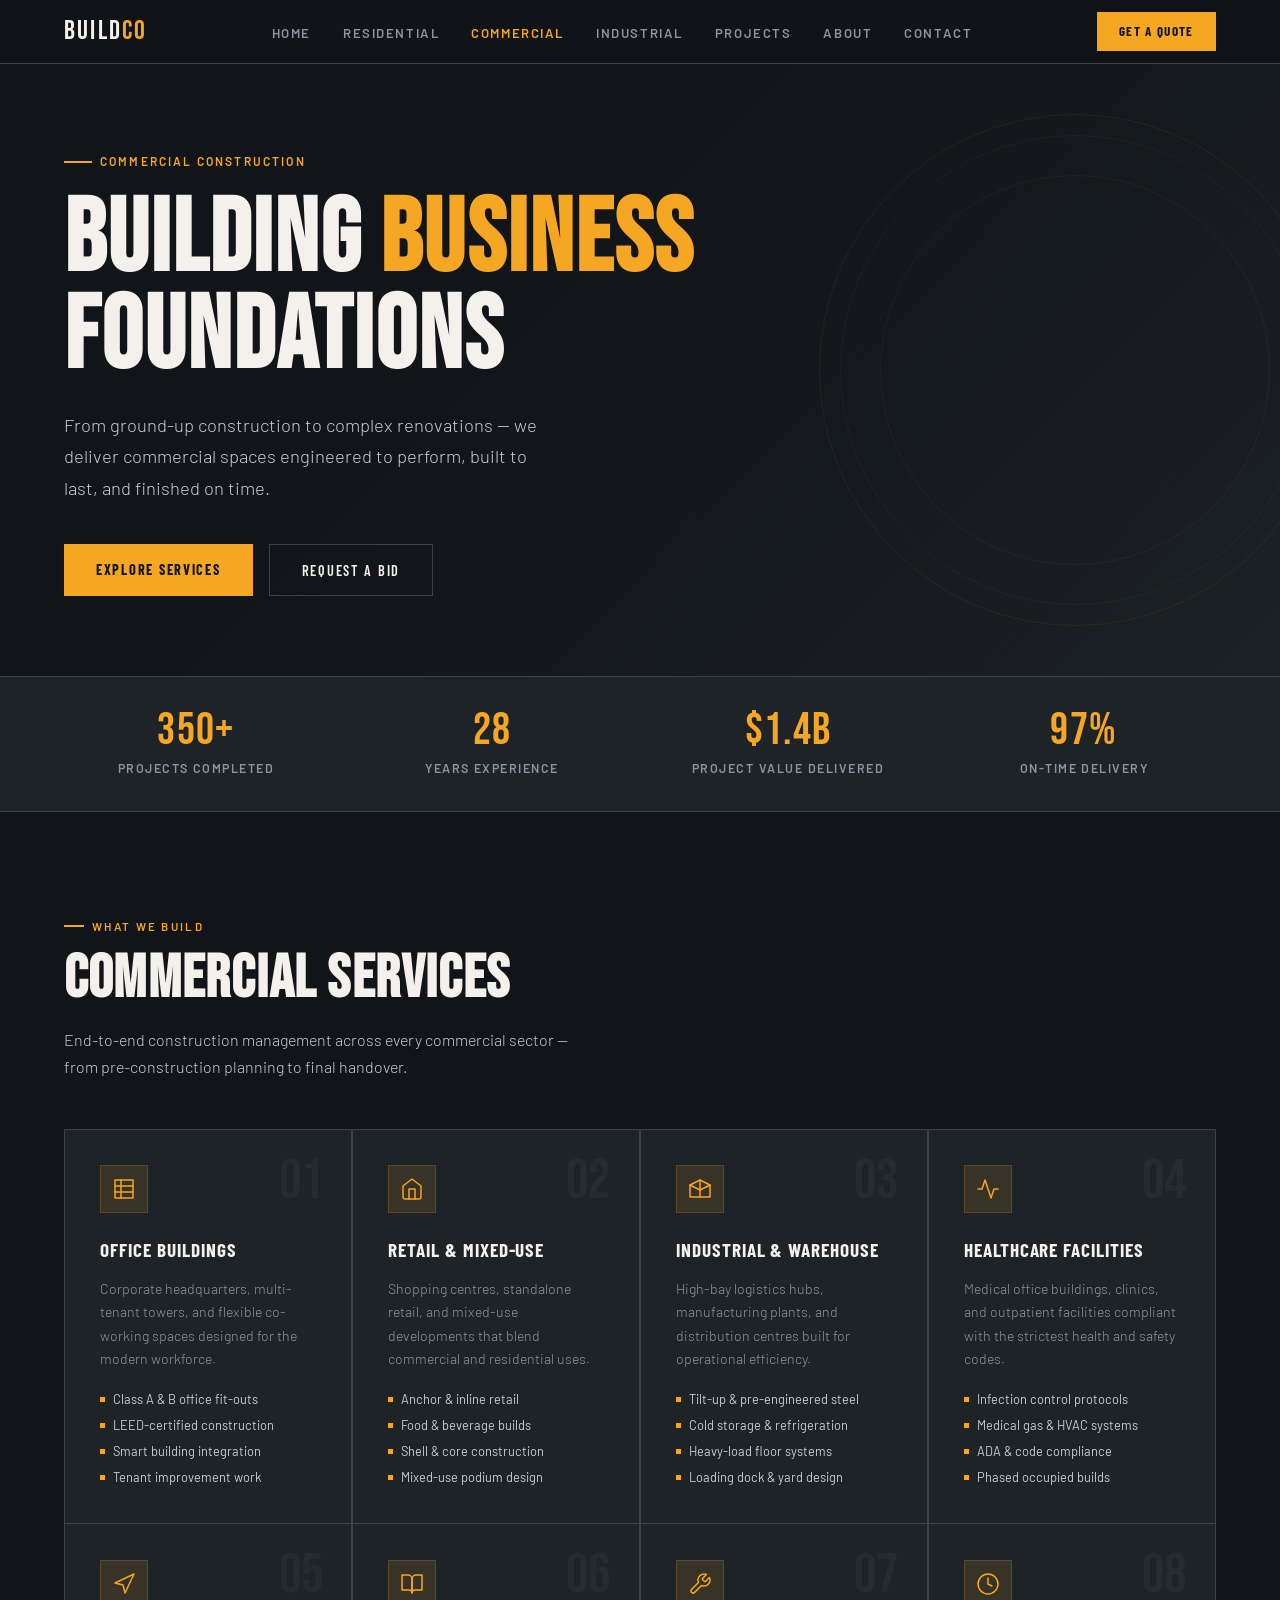
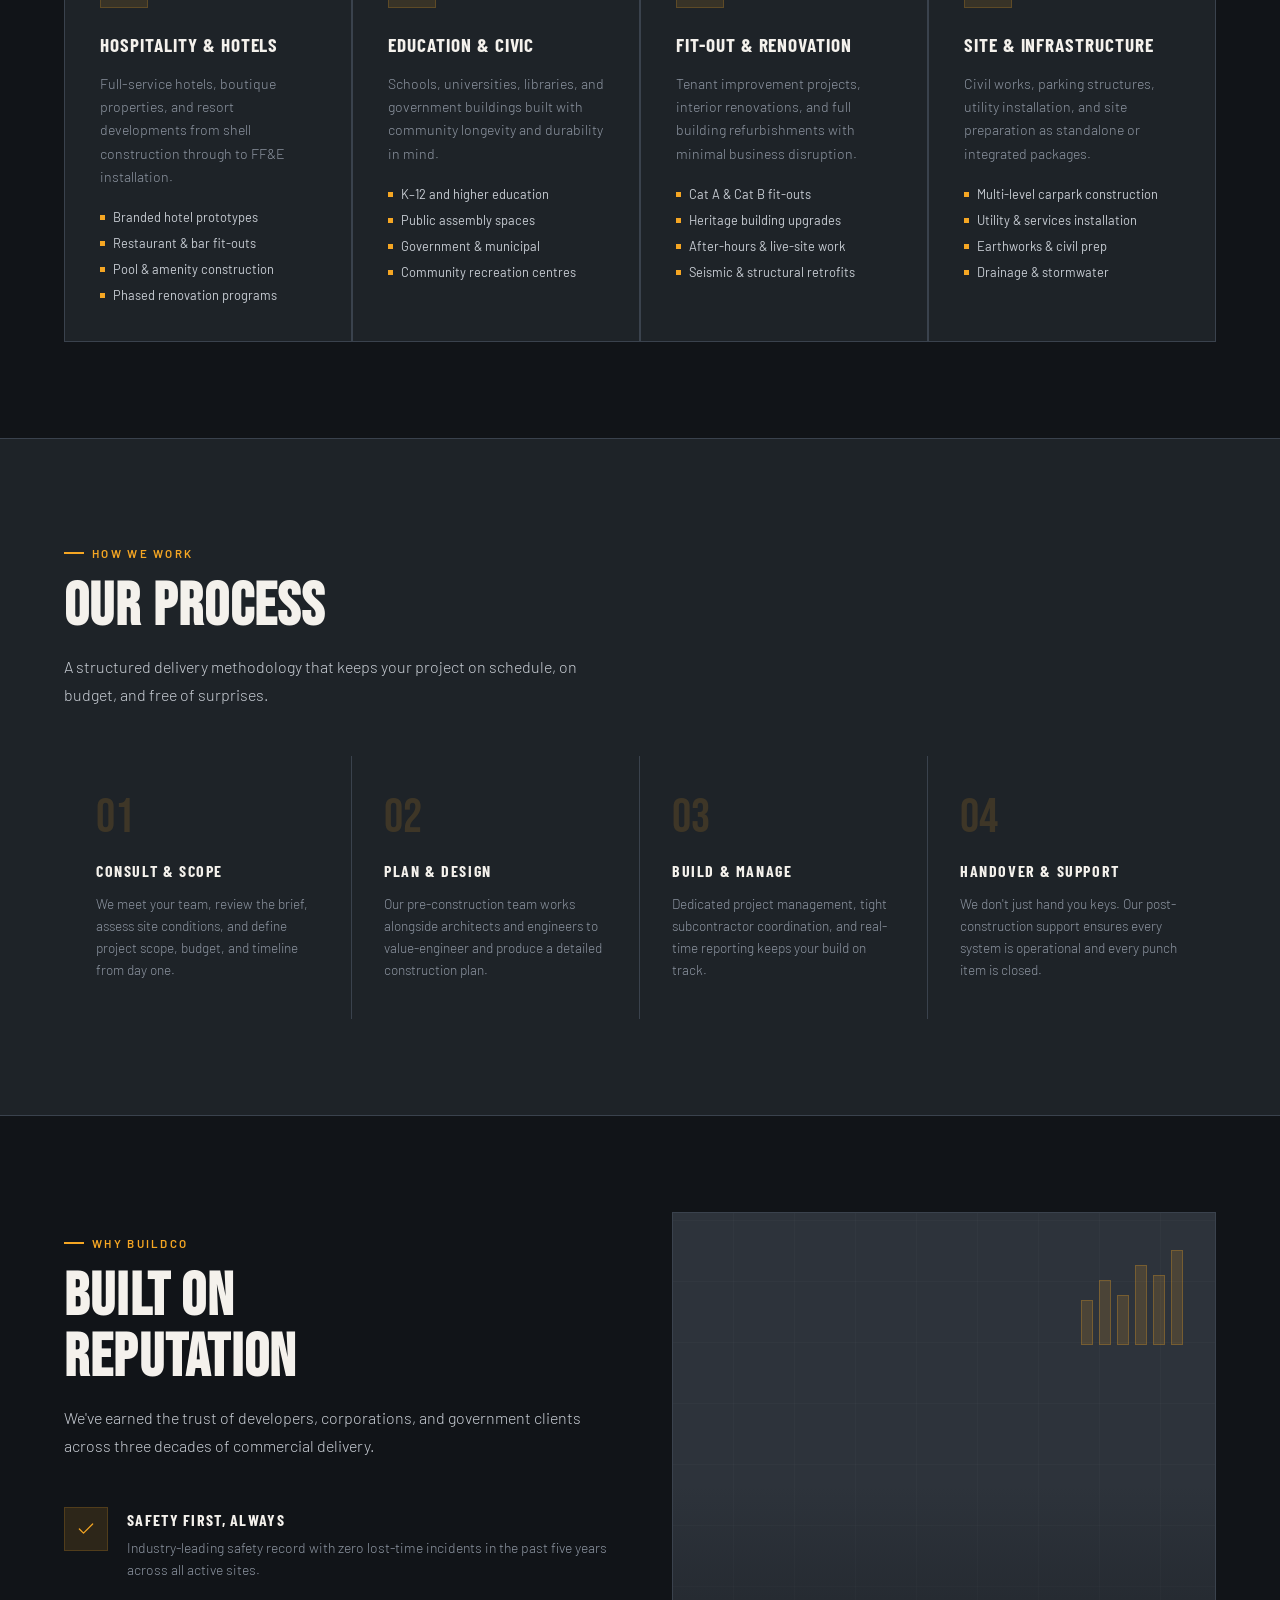
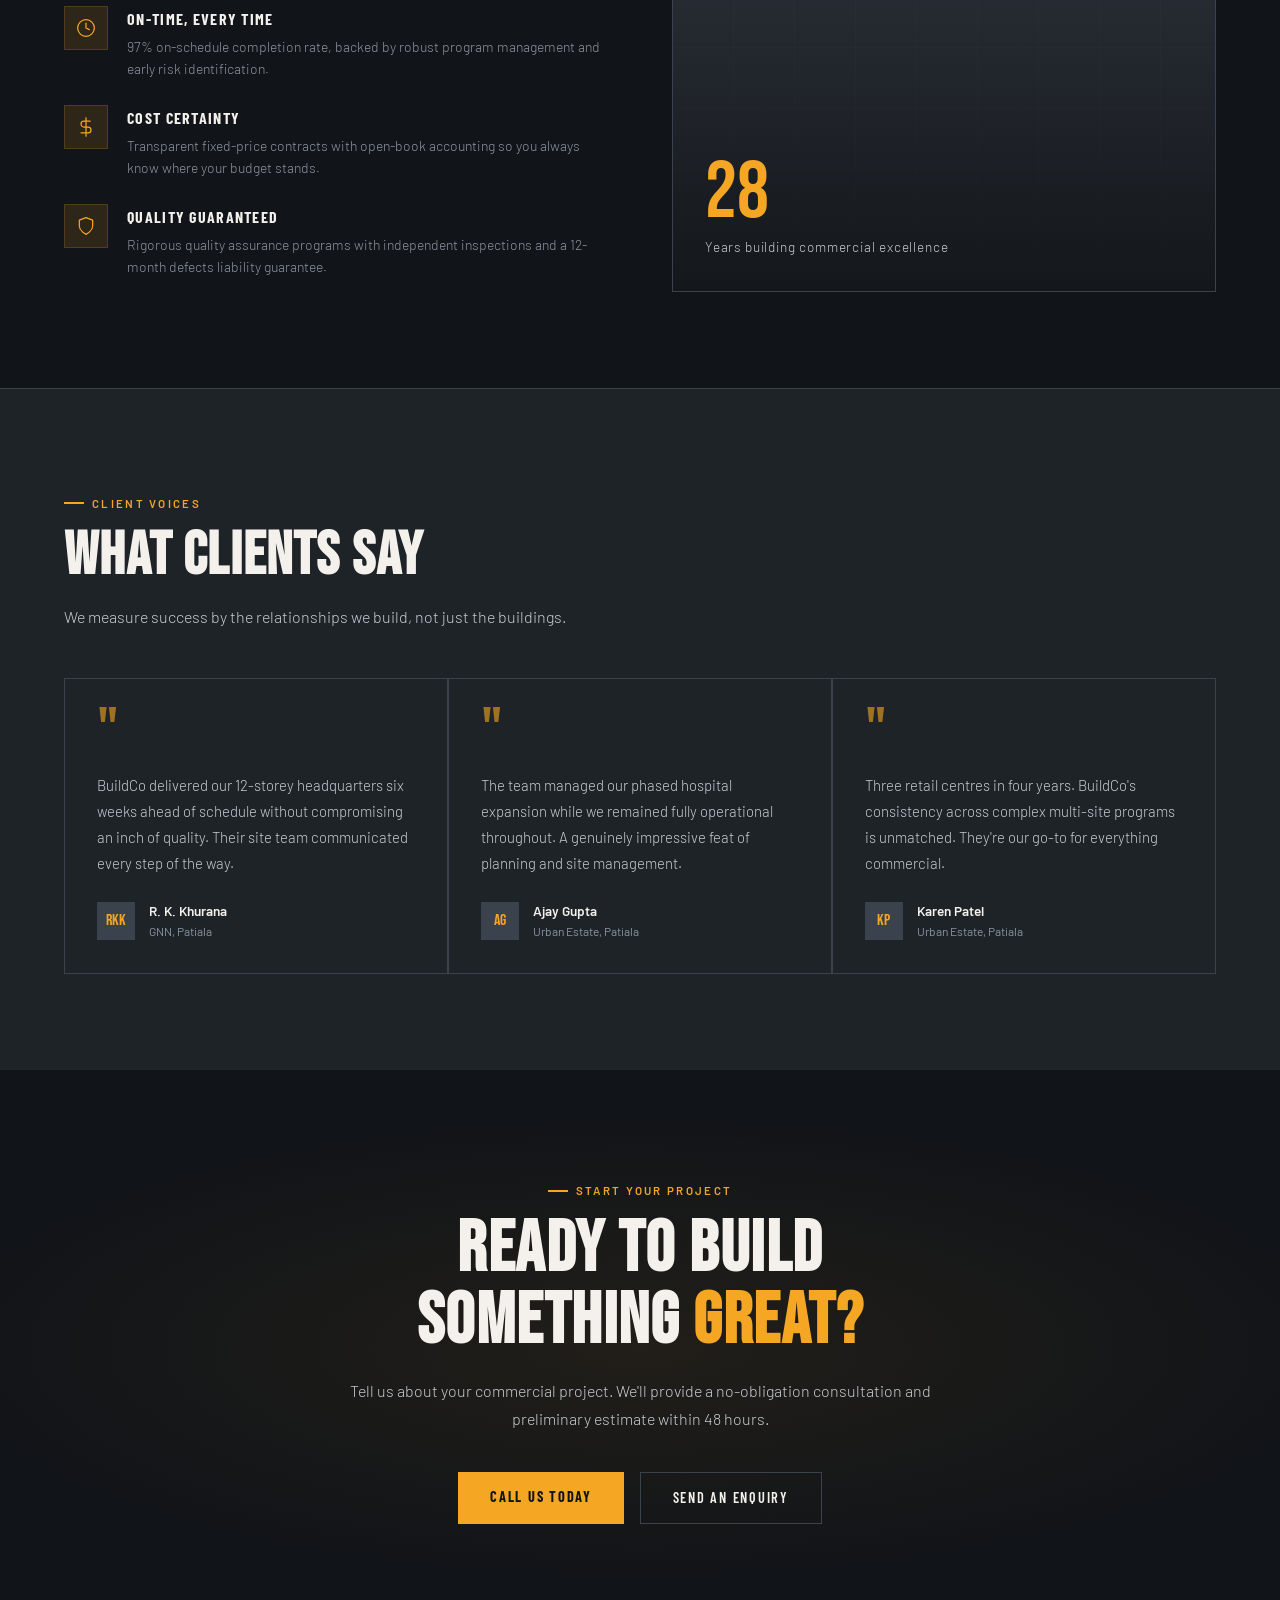
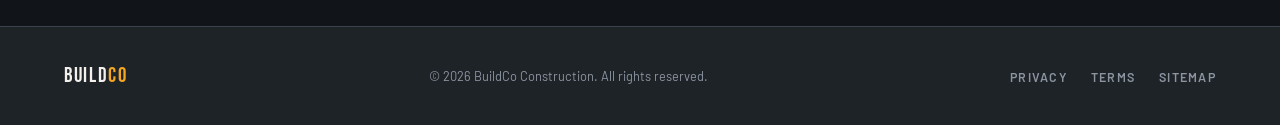
<file: commercial.html>
<!DOCTYPE html>
<html lang="en">

<head>
    <meta charset="UTF-8">
    <meta name="viewport" content="width=device-width, initial-scale=1.0">
    <title>Commercial Services — BuildCo Construction</title>
    <link rel="icon" type="image/x-icon" href="logo.ico">
    <link rel="preconnect" href="https://fonts.googleapis.com">
    <link
        href="https://fonts.googleapis.com/css2?family=Bebas+Neue&family=Barlow:wght@300;400;500;600&family=Barlow+Condensed:wght@600;700&display=swap"
        rel="stylesheet">
    <style>
        *,
        *::before,
        *::after {
            box-sizing: border-box;
            margin: 0;
            padding: 0;
        }

        /* Target the whole page */
        html {
            --scrollbar-bg: #1e2229;
            /* Dark slate track */
            --scrollbar-thumb: #f2a900;
            /* Structural accent (e.g., Construction Gold/Orange) */
            --scrollbar-hover: #d49400;
            /* Slightly darker shade for hover state */

            /* Firefox Support */
            scrollbar-width: thin;
            scrollbar-color: var(--scrollbar-thumb) var(--scrollbar-bg);
        }

        /* Webkit Browsers (Chrome, Safari, Edge, Opera) */
        ::-webkit-scrollbar {
            width: 10px;
            /* Width of the vertical scrollbar */
            height: 10px;
            /* Height of the horizontal scrollbar */
        }

        /* The track (background) of the scrollbar */
        ::-webkit-scrollbar-track {
            background: var(--scrollbar-bg);
            border-radius: 4px;
        }

        /* The draggable thumb */
        ::-webkit-scrollbar-thumb {
            background: var(--scrollbar-thumb);
            border-radius: 4px;
            border: 2px solid var(--scrollbar-bg);
            /* Creates a nice padding effect */
            transition: background 0.3s ease;
        }

        /* Thumb behavior on hover */
        ::-webkit-scrollbar-thumb:hover {
            background: var(--scrollbar-hover);
        }

        :root {
            --steel: #111418;
            --steel-mid: #1e2328;
            --steel-light: #2d333b;
            --steel-border: #3a424d;
            --amber: #f5a623;
            --amber-dark: #d4891a;
            --amber-glow: rgba(245, 166, 35, 0.12);
            --white: #f4f1ec;
            --muted: #8c94a0;
            --light: #c8cdd4;
        }

        html {
            scroll-behavior: smooth;
        }

        body {
            font-family: 'Barlow', sans-serif;
            background: var(--steel);
            color: var(--white);
            line-height: 1.6;
            overflow-x: hidden;
        }

        /* ── NAV ─────────────────────────────── */
        nav {
            position: sticky;
            top: 0;
            z-index: 100;
            background: rgba(17, 20, 24, 0.95);
            backdrop-filter: blur(8px);
            border-bottom: 1px solid var(--steel-border);
            padding: 0 clamp(1.5rem, 5vw, 4rem);
            display: flex;
            align-items: center;
            justify-content: space-between;
            height: 64px;
        }

        .logo {
            font-family: 'Bebas Neue', sans-serif;
            font-size: 1.7rem;
            letter-spacing: 0.08em;
            color: var(--white);
            text-decoration: none;
        }

        .logo span {
            color: var(--amber);
        }

        .nav-links {
            display: flex;
            gap: 2rem;
            list-style: none;
        }

        .nav-links a {
            font-size: 0.82rem;
            font-weight: 600;
            letter-spacing: 0.12em;
            text-transform: uppercase;
            color: var(--muted);
            text-decoration: none;
            transition: color 0.2s;
        }

        .nav-links a:hover,
        .nav-links a.active {
            color: var(--amber);
        }

        .nav-cta {
            background: var(--amber);
            color: var(--steel);
            font-family: 'Barlow Condensed', sans-serif;
            font-weight: 700;
            font-size: 0.82rem;
            letter-spacing: 0.1em;
            text-transform: uppercase;
            padding: 0.55rem 1.4rem;
            border: none;
            cursor: pointer;
            text-decoration: none;
            transition: background 0.2s;
        }

        .nav-cta:hover {
            background: var(--amber-dark);
        }

        .hamburger {
            display: none;
            flex-direction: column;
            gap: 5px;
            cursor: pointer;
            padding: 8px;
            background: none;
            border: none;
            /* Ensure it's always on top and tappable */
            position: relative;
            z-index: 101;
        }

        .hamburger span {
            display: block;
            width: 24px;
            height: 2px;
            background: var(--white);
            transition: all 0.3s;
            pointer-events: none;
            /* spans shouldn't capture events */
        }

        /* Animated hamburger → X when open */
        .hamburger.open span:nth-child(1) {
            transform: translateY(7px) rotate(45deg);
        }

        .hamburger.open span:nth-child(2) {
            opacity: 0;
            transform: scaleX(0);
        }

        .hamburger.open span:nth-child(3) {
            transform: translateY(-7px) rotate(-45deg);
        }

        /* ── HERO ─────────────────────────────── */
        .hero {
            position: relative;
            min-height: clamp(420px, 55vh, 620px);
            display: flex;
            align-items: center;
            padding: clamp(3rem, 8vw, 5rem) clamp(1.5rem, 5vw, 4rem);
            overflow: hidden;
        }

        .hero-bg {
            position: absolute;
            inset: 0;
            background:
                linear-gradient(135deg, rgba(17, 20, 24, 0.97) 40%, rgba(30, 35, 40, 0.85) 100%),
                repeating-linear-gradient(-55deg,
                    transparent,
                    transparent 40px,
                    rgba(245, 166, 35, 0.03) 40px,
                    rgba(245, 166, 35, 0.03) 41px);
        }

        .hero-accent {
            position: absolute;
            right: -4%;
            top: 50%;
            transform: translateY(-50%);
            width: clamp(260px, 40vw, 520px);
            height: clamp(260px, 40vw, 520px);
            border: 1px solid rgba(245, 166, 35, 0.08);
            border-radius: 50%;
            pointer-events: none;
        }

        .hero-accent::before {
            content: '';
            position: absolute;
            inset: 20px;
            border: 1px solid rgba(245, 166, 35, 0.05);
            border-radius: 50%;
        }

        .hero-accent::after {
            content: '';
            position: absolute;
            inset: 60px;
            border: 1px solid rgba(245, 166, 35, 0.06);
            border-radius: 50%;
        }

        .hero-content {
            position: relative;
            max-width: 700px;
        }

        .hero-tag {
            display: inline-flex;
            align-items: center;
            gap: 0.5rem;
            font-size: 0.75rem;
            font-weight: 600;
            letter-spacing: 0.18em;
            text-transform: uppercase;
            color: var(--amber);
            margin-bottom: 1.25rem;
        }

        .hero-tag::before {
            content: '';
            display: block;
            width: 28px;
            height: 2px;
            background: var(--amber);
        }

        h1 {
            font-family: 'Bebas Neue', sans-serif;
            font-size: clamp(3.2rem, 8vw, 6.5rem);
            line-height: 0.95;
            letter-spacing: 0.02em;
            margin-bottom: 1.5rem;
        }

        h1 em {
            font-style: normal;
            color: var(--amber);
        }

        .hero-desc {
            font-size: clamp(1rem, 2vw, 1.15rem);
            font-weight: 300;
            color: var(--light);
            max-width: 480px;
            margin-bottom: 2.5rem;
            line-height: 1.7;
        }

        .hero-btns {
            display: flex;
            flex-wrap: wrap;
            gap: 1rem;
        }

        .btn-primary {
            background: var(--amber);
            color: var(--steel);
            font-family: 'Barlow Condensed', sans-serif;
            font-weight: 700;
            font-size: 0.9rem;
            letter-spacing: 0.12em;
            text-transform: uppercase;
            padding: 0.85rem 2rem;
            border: none;
            cursor: pointer;
            text-decoration: none;
            transition: background 0.2s, transform 0.15s;
            display: inline-block;
        }

        .btn-primary:hover {
            background: var(--amber-dark);
            transform: translateY(-1px);
        }

        .btn-outline {
            background: transparent;
            color: var(--white);
            font-family: 'Barlow Condensed', sans-serif;
            font-weight: 600;
            font-size: 0.9rem;
            letter-spacing: 0.12em;
            text-transform: uppercase;
            padding: 0.85rem 2rem;
            border: 1px solid var(--steel-border);
            cursor: pointer;
            text-decoration: none;
            transition: border-color 0.2s, color 0.2s;
            display: inline-block;
        }

        .btn-outline:hover {
            border-color: var(--amber);
            color: var(--amber);
        }

        /* ── STATS STRIP ─────────────────────── */
        .stats-strip {
            background: var(--steel-mid);
            border-top: 1px solid var(--steel-border);
            border-bottom: 1px solid var(--steel-border);
            padding: 2rem clamp(1.5rem, 5vw, 4rem);
            display: grid;
            grid-template-columns: repeat(4, 1fr);
            gap: 1.5rem 2rem;
            text-align: center;
        }

        .stat-num {
            font-family: 'Bebas Neue', sans-serif;
            font-size: clamp(2.2rem, 4vw, 2.8rem);
            color: var(--amber);
            letter-spacing: 0.03em;
            line-height: 1;
        }

        .stat-label {
            font-size: 0.78rem;
            font-weight: 600;
            letter-spacing: 0.12em;
            text-transform: uppercase;
            color: var(--muted);
            margin-top: 0.3rem;
        }

        /* ── SECTION HEADERS ─────────────────── */
        .section {
            padding: clamp(3.5rem, 8vw, 6rem) clamp(1.5rem, 5vw, 4rem);
        }

        .section-tag {
            display: inline-flex;
            align-items: center;
            gap: 0.5rem;
            font-size: 0.72rem;
            font-weight: 600;
            letter-spacing: 0.2em;
            text-transform: uppercase;
            color: var(--amber);
            margin-bottom: 0.9rem;
        }

        .section-tag::before {
            content: '';
            display: block;
            width: 20px;
            height: 2px;
            background: var(--amber);
        }

        .section-title {
            font-family: 'Bebas Neue', sans-serif;
            font-size: clamp(2.4rem, 5vw, 3.8rem);
            letter-spacing: 0.02em;
            line-height: 1;
            margin-bottom: 1rem;
        }

        .section-sub {
            font-size: 1rem;
            font-weight: 300;
            color: var(--light);
            max-width: 520px;
            line-height: 1.7;
            margin-bottom: 3rem;
        }

        /* ── SERVICE CARDS ────────────────────── */
        .services-grid {
            display: grid;
            grid-template-columns: repeat(auto-fill, minmax(min(100%, 280px), 1fr));
            gap: 1.5px;
            background: var(--steel-border);
            border: 1.5px solid var(--steel-border);
        }

        .service-card {
            background: var(--steel-mid);
            padding: clamp(1.5rem, 3vw, 2.2rem);
            position: relative;
            overflow: hidden;
            transition: background 0.25s;
            cursor: pointer;
        }

        .service-card::before {
            content: '';
            position: absolute;
            bottom: 0;
            left: 0;
            width: 100%;
            height: 3px;
            background: var(--amber);
            transform: scaleX(0);
            transform-origin: left;
            transition: transform 0.3s ease;
        }

        .service-card:hover {
            background: var(--steel-light);
        }

        .service-card:hover::before {
            transform: scaleX(1);
        }

        .card-icon {
            width: 48px;
            height: 48px;
            background: var(--amber-glow);
            border: 1px solid rgba(245, 166, 35, 0.2);
            display: flex;
            align-items: center;
            justify-content: center;
            margin-bottom: 1.4rem;
        }

        .card-icon svg {
            width: 24px;
            height: 24px;
            stroke: var(--amber);
            fill: none;
            stroke-width: 1.5;
            stroke-linecap: round;
            stroke-linejoin: round;
        }

        .card-num {
            position: absolute;
            top: 1.5rem;
            right: 1.8rem;
            font-family: 'Bebas Neue', sans-serif;
            font-size: 3.5rem;
            color: rgba(255, 255, 255, 0.04);
            line-height: 1;
            pointer-events: none;
        }

        .card-title {
            font-family: 'Barlow Condensed', sans-serif;
            font-size: 1.2rem;
            font-weight: 700;
            letter-spacing: 0.05em;
            text-transform: uppercase;
            color: var(--white);
            margin-bottom: 0.7rem;
        }

        .card-desc {
            font-size: 0.88rem;
            font-weight: 300;
            color: var(--muted);
            line-height: 1.65;
            margin-bottom: 1.2rem;
        }

        .card-features {
            list-style: none;
            display: flex;
            flex-direction: column;
            gap: 0.35rem;
        }

        .card-features li {
            font-size: 0.8rem;
            color: var(--light);
            display: flex;
            align-items: center;
            gap: 0.5rem;
        }

        .card-features li::before {
            content: '';
            display: block;
            width: 5px;
            height: 5px;
            background: var(--amber);
            flex-shrink: 0;
        }

        /* ── PROCESS ─────────────────────────── */
        .process-section {
            background: var(--steel-mid);
            border-top: 1px solid var(--steel-border);
            border-bottom: 1px solid var(--steel-border);
        }

        .process-grid {
            display: grid;
            grid-template-columns: repeat(4, 1fr);
            gap: 0;
            position: relative;
        }

        .process-step {
            padding: clamp(1.8rem, 3vw, 2.5rem) clamp(1.5rem, 2.5vw, 2rem);
            border-right: 1px solid var(--steel-border);
            position: relative;
        }

        .process-step:last-child {
            border-right: none;
        }

        .step-num {
            font-family: 'Bebas Neue', sans-serif;
            font-size: 3rem;
            color: rgba(245, 166, 35, 0.15);
            line-height: 1;
            margin-bottom: 1rem;
        }

        .step-title {
            font-family: 'Barlow Condensed', sans-serif;
            font-size: 1rem;
            font-weight: 700;
            letter-spacing: 0.1em;
            text-transform: uppercase;
            color: var(--white);
            margin-bottom: 0.6rem;
        }

        .step-desc {
            font-size: 0.85rem;
            font-weight: 300;
            color: var(--muted);
            line-height: 1.6;
        }

        /* ── WHY US ───────────────────────────── */
        .why-grid {
            display: grid;
            grid-template-columns: 1fr 1fr;
            gap: clamp(2rem, 5vw, 5rem);
            align-items: center;
        }

        .why-list {
            list-style: none;
            display: flex;
            flex-direction: column;
            gap: 1.5rem;
            margin-top: 2rem;
        }

        .why-item {
            display: flex;
            gap: 1.2rem;
            align-items: flex-start;
        }

        .why-icon {
            width: 44px;
            height: 44px;
            flex-shrink: 0;
            background: var(--amber-glow);
            border: 1px solid rgba(245, 166, 35, 0.18);
            display: flex;
            align-items: center;
            justify-content: center;
        }

        .why-icon svg {
            width: 20px;
            height: 20px;
            stroke: var(--amber);
            fill: none;
            stroke-width: 1.5;
            stroke-linecap: round;
            stroke-linejoin: round;
        }

        .why-text h4 {
            font-family: 'Barlow Condensed', sans-serif;
            font-size: 1rem;
            font-weight: 700;
            letter-spacing: 0.08em;
            text-transform: uppercase;
            color: var(--white);
            margin-bottom: 0.3rem;
        }

        .why-text p {
            font-size: 0.87rem;
            font-weight: 300;
            color: var(--muted);
            line-height: 1.6;
        }

        .why-visual {
            position: relative;
            aspect-ratio: 4/5;
            background: var(--steel-light);
            border: 1px solid var(--steel-border);
            overflow: hidden;
            display: flex;
            align-items: flex-end;
        }

        .why-visual-inner {
            width: 100%;
            height: 100%;
            background:
                linear-gradient(180deg, transparent 40%, rgba(17, 20, 24, 0.9) 100%),
                repeating-linear-gradient(0deg,
                    transparent,
                    transparent 60px,
                    rgba(255, 255, 255, 0.02) 60px,
                    rgba(255, 255, 255, 0.02) 61px),
                repeating-linear-gradient(90deg,
                    transparent,
                    transparent 60px,
                    rgba(255, 255, 255, 0.02) 60px,
                    rgba(255, 255, 255, 0.02) 61px);
            display: flex;
            align-items: flex-end;
            padding: 2rem;
        }

        .why-visual-text {
            position: relative;
        }

        .visual-stat {
            font-family: 'Bebas Neue', sans-serif;
            font-size: 5rem;
            color: var(--amber);
            line-height: 1;
            display: block;
        }

        .visual-stat-label {
            font-size: 0.85rem;
            font-weight: 300;
            color: var(--light);
            letter-spacing: 0.06em;
        }

        .why-visual-bars {
            position: absolute;
            top: 2rem;
            right: 2rem;
            display: flex;
            align-items: flex-end;
            gap: 6px;
            height: 100px;
        }

        .bar {
            width: 12px;
            background: rgba(245, 166, 35, 0.15);
            border: 1px solid rgba(245, 166, 35, 0.25);
        }

        /* ── TESTIMONIAL ─────────────────────── */
        .testimonial-section {
            background: var(--steel-mid);
            border-top: 1px solid var(--steel-border);
        }

        .testimonials-grid {
            display: grid;
            grid-template-columns: repeat(auto-fit, minmax(min(100%, 280px), 1fr));
            gap: 1.5px;
            background: var(--steel-border);
            border: 1.5px solid var(--steel-border);
        }

        .testimonial-card {
            background: var(--steel-mid);
            padding: clamp(1.5rem, 3vw, 2rem);
        }

        .quote-mark {
            font-family: 'Bebas Neue', sans-serif;
            font-size: 4rem;
            color: var(--amber);
            line-height: 0.7;
            margin-bottom: 1rem;
            opacity: 0.6;
        }

        .quote-text {
            font-size: 0.93rem;
            font-weight: 300;
            color: var(--light);
            line-height: 1.75;
            margin-bottom: 1.5rem;
        }

        .quote-author {
            display: flex;
            align-items: center;
            gap: 0.9rem;
        }

        .author-avatar {
            width: 38px;
            height: 38px;
            background: var(--steel-border);
            display: flex;
            align-items: center;
            justify-content: center;
            font-family: 'Bebas Neue', sans-serif;
            font-size: 1rem;
            color: var(--amber);
            flex-shrink: 0;
        }

        .author-name {
            font-size: 0.85rem;
            font-weight: 600;
            color: var(--white);
        }

        .author-role {
            font-size: 0.75rem;
            color: var(--muted);
        }

        /* ── CTA SECTION ─────────────────────── */
        .cta-section {
            padding: clamp(4rem, 8vw, 7rem) clamp(1.5rem, 5vw, 4rem);
            text-align: center;
            position: relative;
            overflow: hidden;
        }

        .cta-section::before {
            content: '';
            position: absolute;
            inset: 0;
            background:
                radial-gradient(ellipse 80% 60% at 50% 50%, rgba(245, 166, 35, 0.07) 0%, transparent 70%);
            pointer-events: none;
        }

        .cta-section .section-tag {
            justify-content: center;
        }

        .cta-inner {
            position: relative;
            max-width: 600px;
            margin: 0 auto;
        }

        .cta-title {
            font-family: 'Bebas Neue', sans-serif;
            font-size: clamp(2.5rem, 6vw, 4.5rem);
            letter-spacing: 0.02em;
            line-height: 1;
            margin-bottom: 1.2rem;
        }

        .cta-title em {
            font-style: normal;
            color: var(--amber);
        }

        .cta-desc {
            font-size: 1rem;
            font-weight: 300;
            color: var(--light);
            margin-bottom: 2.5rem;
            line-height: 1.7;
        }

        .cta-btns {
            display: flex;
            flex-wrap: wrap;
            gap: 1rem;
            justify-content: center;
        }

        /* ── FOOTER ───────────────────────────── */
        footer {
            background: var(--steel-mid);
            border-top: 1px solid var(--steel-border);
            padding: 2rem clamp(1.5rem, 5vw, 4rem);
            display: flex;
            flex-wrap: wrap;
            align-items: center;
            justify-content: space-between;
            gap: 1rem;
        }

        .footer-copy {
            font-size: 0.8rem;
            color: var(--muted);
        }

        .footer-links {
            display: flex;
            gap: 1.5rem;
            list-style: none;
        }

        .footer-links a {
            font-size: 0.78rem;
            font-weight: 600;
            letter-spacing: 0.1em;
            text-transform: uppercase;
            color: var(--muted);
            text-decoration: none;
            transition: color 0.2s;
        }

        .footer-links a:hover {
            color: var(--amber);
        }

        /* ── MOBILE MENU ──────────────────────── */
        /*
         * FIX: Instead of toggling display (which can't animate and causes the
         * race-condition where the document click listener fires before the menu
         * is visible), we keep the menu in the DOM with display:flex at all times
         * and animate opacity + translateY. pointer-events:none prevents
         * interaction while hidden.
         */
        .mobile-menu {
            display: flex;
            /* always in layout */
            position: fixed;
            top: 64px;
            left: 0;
            right: 0;
            bottom: 0;
            height: auto;
            background: rgba(17, 20, 24, 0.98);
            backdrop-filter: blur(12px);
            -webkit-backdrop-filter: blur(12px);
            padding: 2rem 1.5rem;
            flex-direction: column;
            gap: 0;
            z-index: 99;
            border-top: 1px solid var(--steel-border);
            overflow-y: auto;
            /* Hidden state */
            opacity: 0;
            pointer-events: none;
            transform: translateY(-8px);
            transition: opacity 0.25s ease, transform 0.25s ease;
            /* Keep it out of tab order when closed */
            visibility: hidden;
        }

        .mobile-menu.open {
            opacity: 1;
            pointer-events: auto;
            transform: translateY(0px);
            visibility: visible;
        }

        .mobile-menu a {
            font-size: 1rem;
            font-weight: 600;
            letter-spacing: 0.12em;
            text-transform: uppercase;
            color: var(--light);
            text-decoration: none;
            padding: 1rem 0;
            border-bottom: 1px solid var(--steel-border);
            transition: color 0.2s;
        }

        .mobile-menu a:hover {
            color: var(--amber);
        }

        .mobile-menu .btn-primary {
            margin-top: 1.5rem;
            text-align: center;
            display: block;
            border-bottom: none;
        }

        /* ── TABLET: 900px ────────────────────── */
        @media (max-width: 900px) {
            .why-grid {
                grid-template-columns: 1fr;
            }

            .why-visual {
                display: none;
            }

            .process-grid {
                grid-template-columns: repeat(2, 1fr);
            }

            .process-step {
                border-bottom: 1px solid var(--steel-border);
            }

            .process-step:nth-child(2n) {
                border-right: none;
            }

            .process-step:nth-last-child(-n+2) {
                border-bottom: none;
            }
        }

        /* ── MOBILE: 768px ────────────────────── */
        @media (max-width: 768px) {

            .nav-links,
            .nav-cta {
                display: none;
            }

            .hamburger {
                display: flex;
            }

            .stats-strip {
                grid-template-columns: repeat(2, 1fr);
                gap: 1.5rem;
            }

            .stats-strip>div:nth-child(-n+2) {
                border-bottom: 1px solid var(--steel-border);
                padding-bottom: 1.5rem;
            }

            footer {
                flex-direction: column;
                align-items: flex-start;
                gap: 1.2rem;
            }

            .footer-links {
                flex-wrap: wrap;
                gap: 1rem;
            }
        }

        /* ── SMALL MOBILE: 480px ──────────────── */
        @media (max-width: 480px) {
            .hero-btns {
                flex-direction: column;
            }

            .hero-btns a {
                text-align: center;
            }

            .cta-btns {
                flex-direction: column;
            }

            .cta-btns a {
                text-align: center;
            }

            .process-grid {
                grid-template-columns: 1fr;
            }

            .process-step {
                border-right: none;
                border-bottom: 1px solid var(--steel-border);
            }

            .process-step:last-child {
                border-bottom: none;
            }

            .services-grid {
                grid-template-columns: 1fr;
            }

            .stats-strip {
                grid-template-columns: repeat(2, 1fr);
            }
        }
    </style>
</head>

<body>

    <!-- NAV -->
    <nav>
        <a href="#" class="logo">Build<span>Co</span></a>
        <ul class="nav-links">
            <li><a href="index.html">Home</a></li>
            <li><a href="residential.html">Residential</a></li>
            <li><a href="commercial.html" class="active">Commercial</a></li>
            <li><a href="industrial.html">Industrial</a></li>
            <li><a href="projects.html">Projects</a></li>
            <li><a href="about.html">About</a></li>
            <li><a href="contact.html">Contact</a></li>
        </ul>
        <a href="#contact" class="nav-cta">Get a Quote</a>
        <!-- FIX: removed inline onclick; handled entirely in JS below -->
        <button class="hamburger" id="hamburgerBtn" aria-label="Open menu" aria-expanded="false"
            aria-controls="mobileMenu">
            <span></span><span></span><span></span>
        </button>
    </nav>

    <nav class="mobile-menu" id="mobileMenu" aria-label="Mobile navigation">
        <a href="index.html">Home</a>
        <a href="residential.html">Residential</a>
        <a href="commercial.html" class="active">Commercial</a>
        <a href="projects.html">Projects</a>
        <a href="about.html">About</a>
        <a href="contact.html">Contact</a>
        <a href="#contact" class="btn-primary">Get a Free Quote</a>
    </nav>

    <!-- HERO -->
    <section class="hero">
        <div class="hero-bg"></div>
        <div class="hero-accent"></div>
        <div class="hero-content">
            <div class="hero-tag">Commercial Construction</div>
            <h1>Building <em>Business</em><br>Foundations</h1>
            <p class="hero-desc">From ground-up construction to complex renovations — we deliver commercial spaces
                engineered to perform, built to last, and finished on time.</p>
            <div class="hero-btns">
                <a href="#services" class="btn-primary">Explore Services</a>
                <a href="#contact" class="btn-outline">Request a Bid</a>
            </div>
        </div>
    </section>

    <!-- STATS -->
    <div class="stats-strip">
        <div>
            <div class="stat-num">350+</div>
            <div class="stat-label">Projects Completed</div>
        </div>
        <div>
            <div class="stat-num">28</div>
            <div class="stat-label">Years Experience</div>
        </div>
        <div>
            <div class="stat-num">$1.4B</div>
            <div class="stat-label">Project Value Delivered</div>
        </div>
        <div>
            <div class="stat-num">97%</div>
            <div class="stat-label">On-Time Delivery</div>
        </div>
    </div>

    <!-- SERVICES -->
    <section class="section" id="services">
        <div class="section-tag">What We Build</div>
        <h2 class="section-title">Commercial Services</h2>
        <p class="section-sub">End-to-end construction management across every commercial sector — from pre-construction
            planning to final handover.</p>

        <div class="services-grid">

            <!-- Office Buildings -->
            <div class="service-card">
                <span class="card-num">01</span>
                <div class="card-icon">
                    <svg viewBox="0 0 24 24" aria-hidden="true">
                        <rect x="3" y="3" width="18" height="18" />
                        <line x1="9" y1="3" x2="9" y2="21" />
                        <line x1="3" y1="9" x2="21" y2="9" />
                        <line x1="3" y1="15" x2="21" y2="15" />
                    </svg>
                </div>
                <div class="card-title">Office Buildings</div>
                <p class="card-desc">Corporate headquarters, multi-tenant towers, and flexible co-working spaces
                    designed for the modern workforce.</p>
                <ul class="card-features">
                    <li>Class A & B office fit-outs</li>
                    <li>LEED-certified construction</li>
                    <li>Smart building integration</li>
                    <li>Tenant improvement work</li>
                </ul>
            </div>

            <!-- Retail & Mixed-Use -->
            <div class="service-card">
                <span class="card-num">02</span>
                <div class="card-icon">
                    <svg viewBox="0 0 24 24" aria-hidden="true">
                        <path d="M3 9l9-7 9 7v11a2 2 0 01-2 2H5a2 2 0 01-2-2z" />
                        <polyline points="9 22 9 12 15 12 15 22" />
                    </svg>
                </div>
                <div class="card-title">Retail & Mixed-Use</div>
                <p class="card-desc">Shopping centres, standalone retail, and mixed-use developments that blend
                    commercial and residential uses.</p>
                <ul class="card-features">
                    <li>Anchor & inline retail</li>
                    <li>Food & beverage builds</li>
                    <li>Shell & core construction</li>
                    <li>Mixed-use podium design</li>
                </ul>
            </div>

            <!-- Industrial & Warehouse -->
            <div class="service-card">
                <span class="card-num">03</span>
                <div class="card-icon">
                    <svg viewBox="0 0 24 24" aria-hidden="true">
                        <polygon points="2 20 22 20 22 8 12 3 2 8" />
                        <line x1="12" y1="3" x2="12" y2="20" />
                        <polyline points="2 8 12 13 22 8" />
                    </svg>
                </div>
                <div class="card-title">Industrial & Warehouse</div>
                <p class="card-desc">High-bay logistics hubs, manufacturing plants, and distribution centres built for
                    operational efficiency.</p>
                <ul class="card-features">
                    <li>Tilt-up & pre-engineered steel</li>
                    <li>Cold storage & refrigeration</li>
                    <li>Heavy-load floor systems</li>
                    <li>Loading dock & yard design</li>
                </ul>
            </div>

            <!-- Healthcare -->
            <div class="service-card">
                <span class="card-num">04</span>
                <div class="card-icon">
                    <svg viewBox="0 0 24 24" aria-hidden="true">
                        <path d="M22 12h-4l-3 9L9 3l-3 9H2" />
                    </svg>
                </div>
                <div class="card-title">Healthcare Facilities</div>
                <p class="card-desc">Medical office buildings, clinics, and outpatient facilities compliant with the
                    strictest health and safety codes.</p>
                <ul class="card-features">
                    <li>Infection control protocols</li>
                    <li>Medical gas & HVAC systems</li>
                    <li>ADA & code compliance</li>
                    <li>Phased occupied builds</li>
                </ul>
            </div>

            <!-- Hospitality -->
            <div class="service-card">
                <span class="card-num">05</span>
                <div class="card-icon">
                    <svg viewBox="0 0 24 24" aria-hidden="true">
                        <path d="M3 11l19-9-9 19-2-8-8-2z" />
                    </svg>
                </div>
                <div class="card-title">Hospitality & Hotels</div>
                <p class="card-desc">Full-service hotels, boutique properties, and resort developments from shell
                    construction through to FF&E installation.</p>
                <ul class="card-features">
                    <li>Branded hotel prototypes</li>
                    <li>Restaurant & bar fit-outs</li>
                    <li>Pool & amenity construction</li>
                    <li>Phased renovation programs</li>
                </ul>
            </div>

            <!-- Education -->
            <div class="service-card">
                <span class="card-num">06</span>
                <div class="card-icon">
                    <svg viewBox="0 0 24 24" aria-hidden="true">
                        <path d="M2 3h6a4 4 0 014 4v14a3 3 0 00-3-3H2z" />
                        <path d="M22 3h-6a4 4 0 00-4 4v14a3 3 0 013-3h7z" />
                    </svg>
                </div>
                <div class="card-title">Education & Civic</div>
                <p class="card-desc">Schools, universities, libraries, and government buildings built with community
                    longevity and durability in mind.</p>
                <ul class="card-features">
                    <li>K–12 and higher education</li>
                    <li>Public assembly spaces</li>
                    <li>Government & municipal</li>
                    <li>Community recreation centres</li>
                </ul>
            </div>

            <!-- Fit-Out & Renovation -->
            <div class="service-card">
                <span class="card-num">07</span>
                <div class="card-icon">
                    <svg viewBox="0 0 24 24" aria-hidden="true">
                        <path
                            d="M14.7 6.3a1 1 0 000 1.4l1.6 1.6a1 1 0 001.4 0l3.77-3.77a6 6 0 01-7.94 7.94l-6.91 6.91a2.12 2.12 0 01-3-3l6.91-6.91a6 6 0 017.94-7.94l-3.76 3.76z" />
                    </svg>
                </div>
                <div class="card-title">Fit-Out & Renovation</div>
                <p class="card-desc">Tenant improvement projects, interior renovations, and full building refurbishments
                    with minimal business disruption.</p>
                <ul class="card-features">
                    <li>Cat A & Cat B fit-outs</li>
                    <li>Heritage building upgrades</li>
                    <li>After-hours & live-site work</li>
                    <li>Seismic & structural retrofits</li>
                </ul>
            </div>

            <!-- Infrastructure -->
            <div class="service-card">
                <span class="card-num">08</span>
                <div class="card-icon">
                    <svg viewBox="0 0 24 24" aria-hidden="true">
                        <circle cx="12" cy="12" r="10" />
                        <polyline points="12 6 12 12 16 14" />
                    </svg>
                </div>
                <div class="card-title">Site & Infrastructure</div>
                <p class="card-desc">Civil works, parking structures, utility installation, and site preparation as
                    standalone or integrated packages.</p>
                <ul class="card-features">
                    <li>Multi-level carpark construction</li>
                    <li>Utility & services installation</li>
                    <li>Earthworks & civil prep</li>
                    <li>Drainage & stormwater</li>
                </ul>
            </div>

        </div>
    </section>

    <!-- PROCESS -->
    <section class="section process-section">
        <div class="section-tag">How We Work</div>
        <h2 class="section-title">Our Process</h2>
        <p class="section-sub">A structured delivery methodology that keeps your project on schedule, on budget, and
            free of surprises.</p>

        <div class="process-grid">
            <div class="process-step">
                <div class="step-num">01</div>
                <div class="step-title">Consult & Scope</div>
                <p class="step-desc">We meet your team, review the brief, assess site conditions, and define project
                    scope, budget, and timeline from day one.</p>
            </div>
            <div class="process-step">
                <div class="step-num">02</div>
                <div class="step-title">Plan & Design</div>
                <p class="step-desc">Our pre-construction team works alongside architects and engineers to
                    value-engineer and produce a detailed construction plan.</p>
            </div>
            <div class="process-step">
                <div class="step-num">03</div>
                <div class="step-title">Build & Manage</div>
                <p class="step-desc">Dedicated project management, tight subcontractor coordination, and real-time
                    reporting keeps your build on track.</p>
            </div>
            <div class="process-step">
                <div class="step-num">04</div>
                <div class="step-title">Handover & Support</div>
                <p class="step-desc">We don't just hand you keys. Our post-construction support ensures every system is
                    operational and every punch item is closed.</p>
            </div>
        </div>
    </section>

    <!-- WHY US -->
    <section class="section">
        <div class="why-grid">
            <div>
                <div class="section-tag">Why BuildCo</div>
                <h2 class="section-title">Built On<br>Reputation</h2>
                <p class="section-sub">We've earned the trust of developers, corporations, and government clients across
                    three decades of commercial delivery.</p>
                <ul class="why-list">
                    <li class="why-item">
                        <div class="why-icon">
                            <svg viewBox="0 0 24 24" aria-hidden="true">
                                <polyline points="20 6 9 17 4 12" />
                            </svg>
                        </div>
                        <div class="why-text">
                            <h4>Safety First, Always</h4>
                            <p>Industry-leading safety record with zero lost-time incidents in the past five years
                                across all active sites.</p>
                        </div>
                    </li>
                    <li class="why-item">
                        <div class="why-icon">
                            <svg viewBox="0 0 24 24" aria-hidden="true">
                                <circle cx="12" cy="12" r="10" />
                                <polyline points="12 6 12 12 16 14" />
                            </svg>
                        </div>
                        <div class="why-text">
                            <h4>On-Time, Every Time</h4>
                            <p>97% on-schedule completion rate, backed by robust program management and early risk
                                identification.</p>
                        </div>
                    </li>
                    <li class="why-item">
                        <div class="why-icon">
                            <svg viewBox="0 0 24 24" aria-hidden="true">
                                <line x1="12" y1="1" x2="12" y2="23" />
                                <path d="M17 5H9.5a3.5 3.5 0 000 7h5a3.5 3.5 0 010 7H6" />
                            </svg>
                        </div>
                        <div class="why-text">
                            <h4>Cost Certainty</h4>
                            <p>Transparent fixed-price contracts with open-book accounting so you always know where your
                                budget stands.</p>
                        </div>
                    </li>
                    <li class="why-item">
                        <div class="why-icon">
                            <svg viewBox="0 0 24 24" aria-hidden="true">
                                <path d="M12 22s8-4 8-10V5l-8-3-8 3v7c0 6 8 10 8 10z" />
                            </svg>
                        </div>
                        <div class="why-text">
                            <h4>Quality Guaranteed</h4>
                            <p>Rigorous quality assurance programs with independent inspections and a 12-month defects
                                liability guarantee.</p>
                        </div>
                    </li>
                </ul>
            </div>

            <div class="why-visual">
                <div class="why-visual-inner">
                    <div class="why-visual-text">
                        <span class="visual-stat">28</span>
                        <span class="visual-stat-label">Years building commercial excellence</span>
                    </div>
                    <div class="why-visual-bars">
                        <div class="bar" style="height:45%"></div>
                        <div class="bar" style="height:65%"></div>
                        <div class="bar" style="height:50%"></div>
                        <div class="bar" style="height:80%"></div>
                        <div class="bar" style="height:70%"></div>
                        <div class="bar" style="height:95%"></div>
                    </div>
                </div>
            </div>
        </div>
    </section>

    <!-- TESTIMONIALS -->
    <section class="section testimonial-section">
        <div class="section-tag">Client Voices</div>
        <h2 class="section-title">What Clients Say</h2>
        <p class="section-sub">We measure success by the relationships we build, not just the buildings.</p>

        <div class="testimonials-grid">
            <div class="testimonial-card">
                <div class="quote-mark">"</div>
                <p class="quote-text">BuildCo delivered our 12-storey headquarters six weeks ahead of schedule without
                    compromising an inch of quality. Their site team communicated every step of the way.</p>
                <div class="quote-author">
                    <div class="author-avatar">RKK</div>
                    <div>
                        <div class="author-name">R. K. Khurana</div>
                        <div class="author-role">GNN, Patiala</div>
                    </div>
                </div>
            </div>
            <div class="testimonial-card">
                <div class="quote-mark">"</div>
                <p class="quote-text">The team managed our phased hospital expansion while we remained fully operational
                    throughout. A genuinely impressive feat of planning and site management.</p>
                <div class="quote-author">
                    <div class="author-avatar">AG</div>
                    <div>
                        <div class="author-name">Ajay Gupta</div>
                        <div class="author-role">Urban Estate, Patiala</div>
                    </div>
                </div>
            </div>
            <div class="testimonial-card">
                <div class="quote-mark">"</div>
                <p class="quote-text">Three retail centres in four years. BuildCo's consistency across complex
                    multi-site programs is unmatched. They're our go-to for everything commercial.</p>
                <div class="quote-author">
                    <div class="author-avatar">KP</div>
                    <div>
                        <div class="author-name">Karen Patel</div>
                        <div class="author-role">Urban Estate, Patiala</div>
                    </div>
                </div>
            </div>
        </div>
    </section>

    <!-- CTA -->
    <section class="cta-section" id="contact">
        <div class="cta-inner">
            <div class="section-tag">Start Your Project</div>
            <h2 class="cta-title">Ready to Build<br>Something <em>Great?</em></h2>
            <p class="cta-desc">Tell us about your commercial project. We'll provide a no-obligation consultation and
                preliminary estimate within 48 hours.</p>
            <div class="cta-btns">
                <a href="tel:+918968967835" class="btn-primary">Call Us Today</a>
                <a href="mailto:bansalconstructions.official@gmail.com" class="btn-outline">Send an Enquiry</a>
            </div>
        </div>
    </section>

    <!-- FOOTER -->
    <footer>
        <a href="#" class="logo" style="font-size:1.3rem">Build<span>Co</span></a>
        <p class="footer-copy">© 2026 BuildCo Construction. All rights reserved.</p>
        <ul class="footer-links">
            <li><a href="#">Privacy</a></li>
            <li><a href="terms.html">Terms</a></li>
            <li><a href="#">Sitemap</a></li>
        </ul>
    </footer>

    <script>
        (function () {
            var hamburger = document.getElementById('hamburgerBtn');
            var menu = document.getElementById('mobileMenu');

            function openMenu() {
                menu.classList.add('open');
                hamburger.classList.add('open');
                hamburger.setAttribute('aria-expanded', 'true');
                document.body.style.overflow = 'hidden';
            }

            function closeMenu() {
                menu.classList.remove('open');
                hamburger.classList.remove('open');
                hamburger.setAttribute('aria-expanded', 'false');
                document.body.style.overflow = '';
            }

            function toggleMenu() {
                if (menu.classList.contains('open')) {
                    closeMenu();
                } else {
                    openMenu();
                }
            }

            /*
             * FIX: Use stopPropagation on the hamburger click so the event does NOT
             * bubble up to the document listener below. Without this, the sequence was:
             *   1. hamburger click → toggleMenu() opens menu
             *   2. event bubbles to document → document listener sees menu is open
             *      and immediately closes it again (race condition).
             */
            hamburger.addEventListener('click', function (e) {
                e.stopPropagation();
                toggleMenu();
            });

            /* Close when clicking anywhere outside the menu */
            document.addEventListener('click', function (e) {
                if (menu.classList.contains('open') && !menu.contains(e.target)) {
                    closeMenu();
                }
            });

            /* Close on any menu link click (including the CTA button) */
            menu.querySelectorAll('a').forEach(function (link) {
                link.addEventListener('click', function () {
                    closeMenu();
                });
            });

            /* Close on Escape key */
            document.addEventListener('keydown', function (e) {
                if (e.key === 'Escape' && menu.classList.contains('open')) {
                    closeMenu();
                    hamburger.focus();
                }
            });
        })();



        const TitleManager = {
            // Internal State
            baseTitle: document.title,
            currentInterval: null,
            unreadCount: 0,

            // Core Helper: Safely clears any active animation
            clearActiveAnimation() {
                clearInterval(this.currentInterval);
                this.currentInterval = null;
                this.updateDisplay();
            },

            // Core Helper: Refreshes the title with the unread count prefix if applicable
            updateDisplay(text = this.baseTitle) {
                const prefix = this.unreadCount > 0 ? `(${this.unreadCount}) ` : '';
                document.title = prefix + text;
            },

            // 1. DYNAMIC UNREAD COUNTER
            setUnreadCount(count) {
                this.unreadCount = count;
                this.updateDisplay();
            },

            clearUnreadCount() {
                this.unreadCount = 0;
                this.updateDisplay();
            },

            // 2. THE MARQUEE SCROLLER
            startMarquee(speed = 150) {
                this.clearActiveAnimation();
                let text = this.baseTitle + "   |   "; // Added spacing for smooth looping

                this.currentInterval = setInterval(() => {
                    text = text.substring(1) + text.substring(0, 1);
                    this.updateDisplay(text);
                }, speed);
            },

            // 3. THE LIVE TYPING EFFECT
            type(newMessage, speed = 100, holdTime = 3000) {
                this.clearActiveAnimation();
                let index = 0;
                let direction = 1; // 1 = typing forward, -1 = deleting
                let currentText = "";

                this.currentInterval = setInterval(() => {
                    if (direction === 1) {
                        currentText = newMessage.substring(0, index + 1);
                        this.updateDisplay(currentText);
                        index++;

                        // Finished typing
                        if (index === newMessage.length) {
                            direction = 0; // Pause state
                            setTimeout(() => { direction = -1; }, holdTime); // Hold before deleting
                        }
                    } else if (direction === -1) {
                        currentText = newMessage.substring(0, index - 1);
                        this.updateDisplay(currentText);
                        index--;

                        // Finished deleting, loop back to main marquee
                        if (index === 0) {
                            this.startMarquee();
                        }
                    }
                }, speed);
            },

            // 4. SMART ATTENTION GRABBER (Visibility API)
            initVisibilityCheck() {
                document.addEventListener('visibilitychange', () => {
                    if (document.hidden) {
                        // User left: Flash an emergency notice
                        this.clearActiveAnimation();
                        let toggle = false;
                        this.currentInterval = setInterval(() => {
                            document.title = toggle ? "📢 WE MISS YOU!" : "👀 Come Look!";
                            toggle = !toggle;
                        }, 800);
                    } else {
                        // User returned: Go back to normal marquee
                        this.startMarquee();
                    }
                });
            }
        };

        // --- RUN UPON PAGE LOAD ---
        TitleManager.startMarquee();        // Start rolling the text
        TitleManager.initVisibilityCheck(); // Listen for tab switches
    </script>
</body>

</html>
</file>
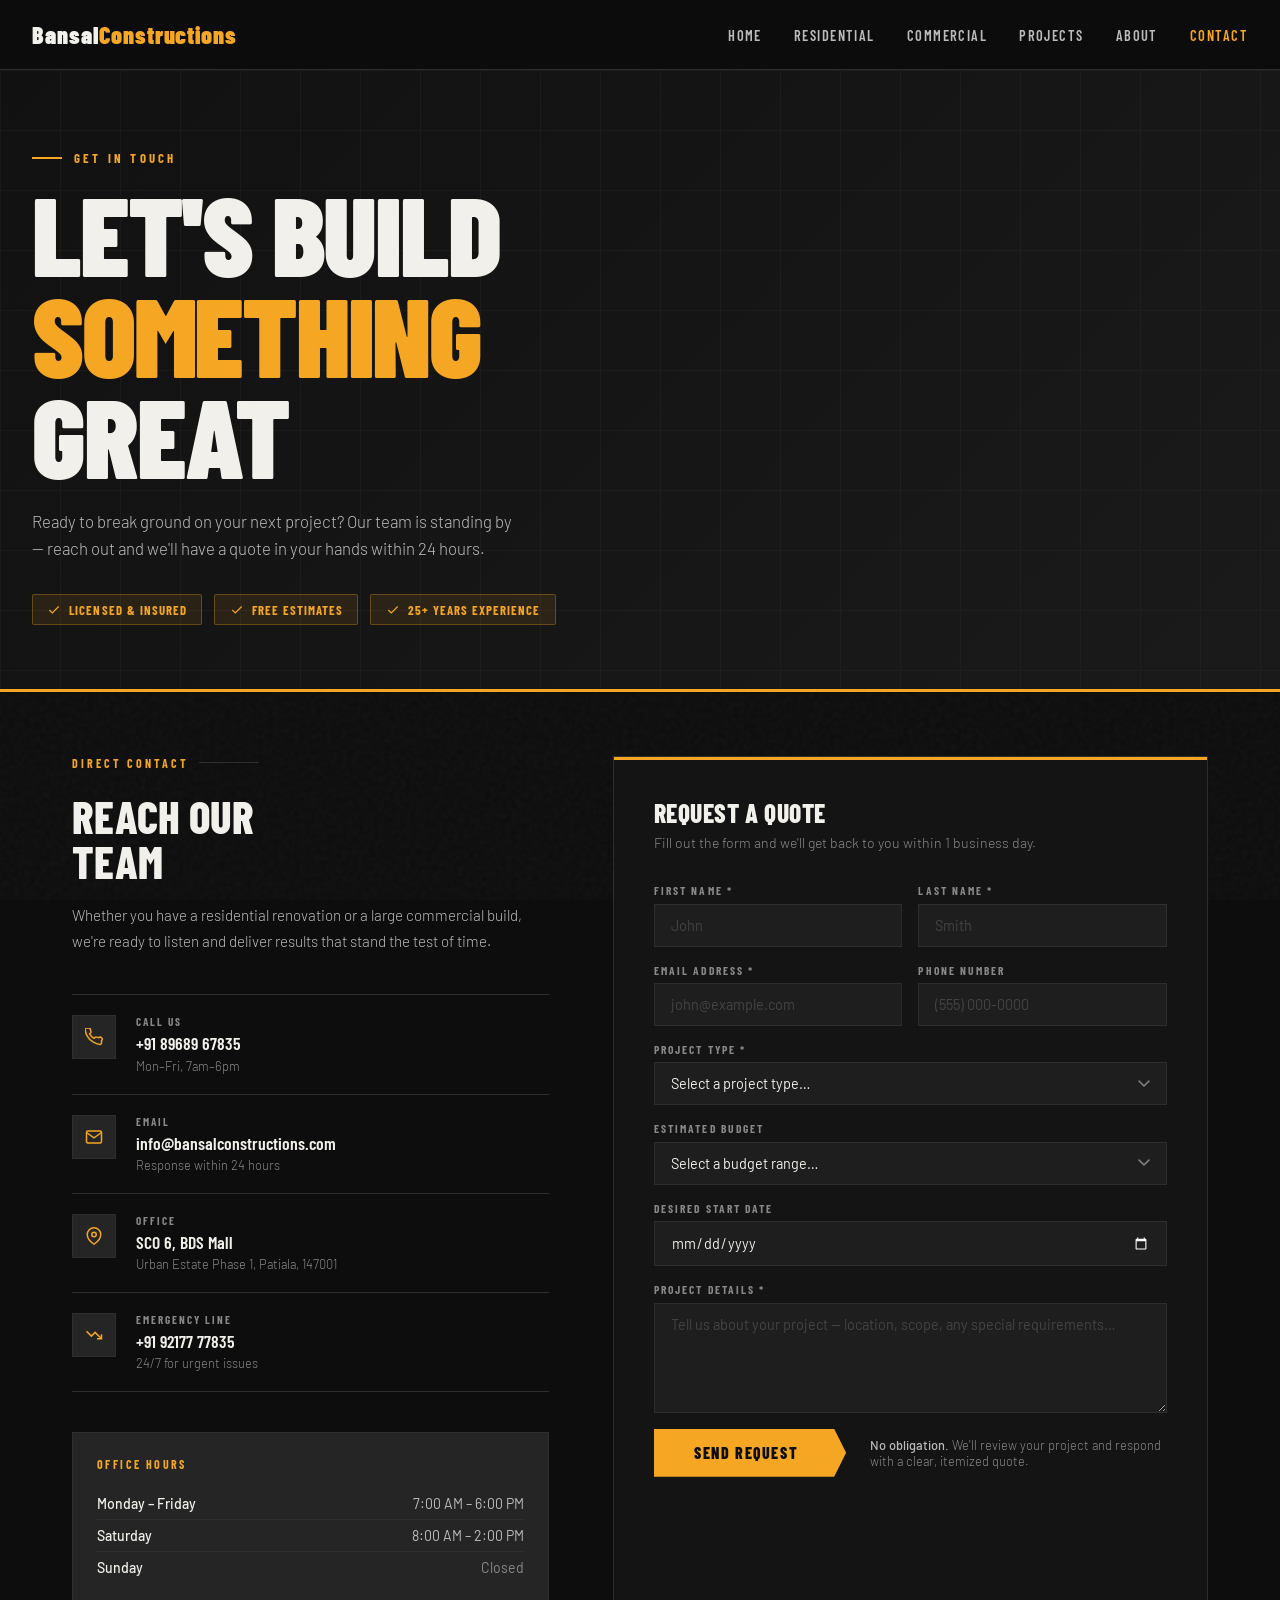
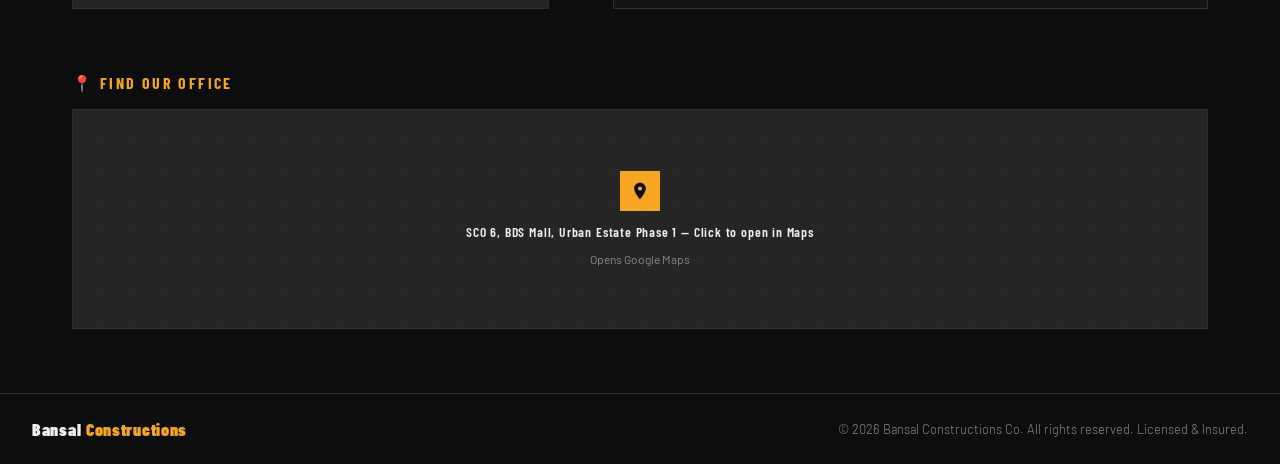
<file: contact.html>
<!DOCTYPE html>
<html lang="en">

<head>
    <meta charset="UTF-8" />
    <meta name="viewport" content="width=device-width, initial-scale=1.0" />
    <title>Contact Us | Bansal Constructions Construction</title>
    <link rel="icon" type="image/x-icon" href="logo.ico">
    <link
        href="https://fonts.googleapis.com/css2?family=Barlow+Condensed:wght@400;600;700;800;900&family=Barlow:wght@300;400;500&display=swap"
        rel="stylesheet" />
    <style>
        *,
        *::before,
        *::after {
            box-sizing: border-box;
            margin: 0;
            padding: 0;
        }

        /* Target the whole page */
        html {
            --scrollbar-bg: #1e2229;
            /* Dark slate track */
            --scrollbar-thumb: #f2a900;
            /* Structural accent (e.g., Construction Gold/Orange) */
            --scrollbar-hover: #d49400;
            /* Slightly darker shade for hover state */

            /* Firefox Support */
            scrollbar-width: thin;
            scrollbar-color: var(--scrollbar-thumb) var(--scrollbar-bg);
        }

        /* Webkit Browsers (Chrome, Safari, Edge, Opera) */
        ::-webkit-scrollbar {
            width: 10px;
            /* Width of the vertical scrollbar */
            height: 10px;
            /* Height of the horizontal scrollbar */
        }

        /* The track (background) of the scrollbar */
        ::-webkit-scrollbar-track {
            background: var(--scrollbar-bg);
            border-radius: 4px;
        }

        /* The draggable thumb */
        ::-webkit-scrollbar-thumb {
            background: var(--scrollbar-thumb);
            border-radius: 4px;
            border: 2px solid var(--scrollbar-bg);
            /* Creates a nice padding effect */
            transition: background 0.3s ease;
        }

        /* Thumb behavior on hover */
        ::-webkit-scrollbar-thumb:hover {
            background: var(--scrollbar-hover);
        }

        :root {
            --black: #0d0d0d;
            --dark: #141414;
            --steel: #1e1e1e;
            --panel: #252525;
            --border: #2e2e2e;
            --amber: #f5a623;
            --amber-dim: #c07f10;
            --white: #f2f0eb;
            --muted: #888;
            --light: #bbb;
            --font-display: 'Barlow Condensed', sans-serif;
            --font-body: 'Barlow', sans-serif;
        }

        html {
            scroll-behavior: smooth;
        }

        body {
            background: var(--black);
            color: var(--white);
            font-family: var(--font-body);
            min-height: 100vh;
            overflow-x: hidden;
        }

        body.menu-open {
            overflow: hidden;
            position: fixed;
            width: 100%;
        }

        body::before {
            content: '';
            position: fixed;
            inset: 0;
            background-image: url("data:image/svg+xml,%3Csvg viewBox='0 0 200 200' xmlns='http://www.w3.org/2000/svg'%3E%3Cfilter id='n'%3E%3CfeTurbulence type='fractalNoise' baseFrequency='0.85' numOctaves='4' stitchTiles='stitch'/%3E%3C/filter%3E%3Crect width='100%25' height='100%25' filter='url(%23n)' opacity='0.04'/%3E%3C/svg%3E");
            pointer-events: none;
            z-index: 0;
        }

        /* ─── NAV ─── */
        nav {
            display: flex;
            align-items: center;
            justify-content: space-between;
            padding: 1.25rem 2rem;
            border-bottom: 1px solid var(--border);
            position: sticky;
            top: 0;
            z-index: 100;
            background: rgba(13, 13, 13, 0.95);
            backdrop-filter: blur(8px);
            -webkit-backdrop-filter: blur(8px);
        }

        .nav-logo {
            font-family: var(--font-display);
            font-size: 1.5rem;
            font-weight: 900;
            letter-spacing: 0.04em;
            color: var(--white);
            text-decoration: none;
        }

        .nav-logo span {
            color: var(--amber);
        }

        .nav-links {
            display: flex;
            gap: 2rem;
            list-style: none;
        }

        .nav-links a {
            font-family: var(--font-display);
            font-weight: 600;
            font-size: 0.9rem;
            letter-spacing: 0.1em;
            text-transform: uppercase;
            color: var(--light);
            text-decoration: none;
            transition: color 0.2s;
        }

        .nav-links a:hover,
        .nav-links a.active {
            color: var(--amber);
        }

        /* ─── HAMBURGER ───
           Lives OUTSIDE <nav> in the HTML — this is the key fix.
           <nav> has position:sticky which creates a stacking context.
           Any child of that context cannot escape it via z-index alone.
           By placing the button as a sibling of <nav> (direct child of <body>),
           its position:fixed + z-index:9999 are evaluated at the root level,
           guaranteeing it always paints above the mobile menu overlay.
        ─── */
        .hamburger {
            display: none;
            flex-direction: column;
            justify-content: center;
            align-items: center;
            gap: 5px;
            width: 48px;
            height: 48px;
            cursor: pointer;
            background: none;
            border: none;
            padding: 10px;
            position: fixed;
            top: 0.7rem;
            right: 1rem;
            z-index: 9999;
            /* Root-level — beats everything */
            -webkit-tap-highlight-color: transparent;
            touch-action: manipulation;
        }

        .hamburger span {
            display: block;
            width: 22px;
            height: 2px;
            background: var(--white);
            border-radius: 1px;
            transition: transform 0.35s cubic-bezier(0.23, 1, 0.32, 1),
                opacity 0.25s ease,
                background 0.2s ease;
            transform-origin: center;
        }

        /* ✕ open state */
        .hamburger.open span:nth-child(1) {
            transform: translateY(7px) rotate(45deg);
        }

        .hamburger.open span:nth-child(2) {
            opacity: 0;
            transform: scaleX(0);
        }

        .hamburger.open span:nth-child(3) {
            transform: translateY(-7px) rotate(-45deg);
        }

        .hamburger.open span {
            background: var(--amber);
        }

        /* ─── MOBILE MENU ─── */
        .mobile-menu {
            display: none;
            position: fixed;
            inset: 0;
            background: rgba(13, 13, 13, 0.98);
            z-index: 500;
            /* above nav (100) but below hamburger (9999) */
            flex-direction: column;
            align-items: center;
            justify-content: center;
            opacity: 0;
            pointer-events: none;
            transition: opacity 0.3s ease;
        }

        .mobile-menu.open {
            opacity: 1;
            pointer-events: all;
        }

        .mobile-menu ul {
            list-style: none;
            text-align: center;
            width: 100%;
        }

        .mobile-menu ul li {
            border-bottom: 1px solid var(--border);
        }

        .mobile-menu ul li:first-child {
            border-top: 1px solid var(--border);
        }

        .mobile-menu ul a {
            display: block;
            font-family: var(--font-display);
            font-size: 2rem;
            font-weight: 800;
            letter-spacing: 0.1em;
            text-transform: uppercase;
            color: var(--light);
            text-decoration: none;
            padding: 1rem 3rem;
            transition: color 0.2s, background 0.2s;
            -webkit-tap-highlight-color: transparent;
        }

        .mobile-menu ul a:hover,
        .mobile-menu ul a:active,
        .mobile-menu ul a.active {
            color: var(--amber);
            background: rgba(245, 166, 35, 0.05);
        }

        /* ─── HERO ─── */
        .hero {
            position: relative;
            overflow: hidden;
            padding: 5rem 2rem 4rem;
            background: linear-gradient(135deg, #111 0%, #1a1a1a 100%);
            border-bottom: 3px solid var(--amber);
        }

        .hero-grid {
            position: absolute;
            inset: 0;
            background-image:
                linear-gradient(var(--border) 1px, transparent 1px),
                linear-gradient(90deg, var(--border) 1px, transparent 1px);
            background-size: 60px 60px;
            opacity: 0.3;
        }

        .hero-label {
            font-family: var(--font-display);
            font-size: 0.8rem;
            font-weight: 700;
            letter-spacing: 0.25em;
            text-transform: uppercase;
            color: var(--amber);
            position: relative;
            z-index: 1;
            display: flex;
            align-items: center;
            gap: 0.75rem;
            margin-bottom: 1rem;
        }

        .hero-label::before {
            content: '';
            display: block;
            width: 30px;
            height: 2px;
            background: var(--amber);
        }

        .hero h1 {
            font-family: var(--font-display);
            font-size: clamp(3rem, 12vw, 7rem);
            font-weight: 900;
            line-height: 0.9;
            text-transform: uppercase;
            letter-spacing: -0.02em;
            position: relative;
            z-index: 1;
        }

        .hero h1 em {
            font-style: normal;
            color: var(--amber);
        }

        .hero-sub {
            font-size: 1.05rem;
            color: var(--light);
            font-weight: 300;
            max-width: 480px;
            line-height: 1.6;
            margin-top: 1.5rem;
            position: relative;
            z-index: 1;
        }

        .hero-badges {
            display: flex;
            flex-wrap: wrap;
            gap: 0.75rem;
            margin-top: 2rem;
            position: relative;
            z-index: 1;
        }

        .badge {
            display: flex;
            align-items: center;
            gap: 0.5rem;
            background: rgba(245, 166, 35, 0.1);
            border: 1px solid rgba(245, 166, 35, 0.3);
            padding: 0.4rem 0.9rem;
            border-radius: 2px;
            font-family: var(--font-display);
            font-size: 0.8rem;
            font-weight: 700;
            letter-spacing: 0.08em;
            text-transform: uppercase;
            color: var(--amber);
        }

        .badge svg {
            width: 14px;
            height: 14px;
            flex-shrink: 0;
        }

        /* ─── MAIN LAYOUT ─── */
        .main {
            display: grid;
            grid-template-columns: 1fr 1.1fr;
            gap: 0;
            max-width: 1200px;
            margin: 0 auto;
            padding: 4rem 2rem;
            position: relative;
            z-index: 1;
        }

        /* ─── INFO PANEL ─── */
        .info-panel {
            padding-right: 4rem;
        }

        .section-label {
            font-family: var(--font-display);
            font-size: 0.75rem;
            font-weight: 700;
            letter-spacing: 0.25em;
            text-transform: uppercase;
            color: var(--amber);
            margin-bottom: 1.5rem;
            display: flex;
            align-items: center;
            gap: 0.6rem;
        }

        .section-label::after {
            content: '';
            flex: 1;
            height: 1px;
            background: var(--border);
            max-width: 60px;
        }

        .info-panel h2 {
            font-family: var(--font-display);
            font-size: clamp(2rem, 4vw, 2.8rem);
            font-weight: 800;
            text-transform: uppercase;
            line-height: 1;
            margin-bottom: 1.2rem;
        }

        .info-panel p {
            color: var(--light);
            font-weight: 300;
            font-size: 0.95rem;
            line-height: 1.7;
            margin-bottom: 2.5rem;
        }

        .contact-items {
            display: flex;
            flex-direction: column;
            gap: 0;
        }

        .contact-item {
            display: flex;
            align-items: flex-start;
            gap: 1.25rem;
            padding: 1.25rem 0;
            border-bottom: 1px solid var(--border);
            text-decoration: none;
            color: inherit;
            transition: background 0.2s;
            -webkit-tap-highlight-color: transparent;
        }

        .contact-item:first-child {
            border-top: 1px solid var(--border);
        }

        .contact-item:hover .ci-icon,
        .contact-item:active .ci-icon {
            background: var(--amber);
            color: var(--black);
        }

        .ci-icon {
            width: 44px;
            height: 44px;
            min-width: 44px;
            flex-shrink: 0;
            background: var(--panel);
            border: 1px solid var(--border);
            display: flex;
            align-items: center;
            justify-content: center;
            color: var(--amber);
            transition: all 0.2s;
        }

        .ci-icon svg {
            width: 18px;
            height: 18px;
        }

        .ci-label {
            font-family: var(--font-display);
            font-size: 0.7rem;
            font-weight: 700;
            letter-spacing: 0.18em;
            text-transform: uppercase;
            color: var(--muted);
            margin-bottom: 0.25rem;
        }

        .ci-value {
            font-family: var(--font-display);
            font-size: 1.1rem;
            font-weight: 600;
            color: var(--white);
            line-height: 1.3;
            word-break: break-word;
        }

        .ci-note {
            font-size: 0.8rem;
            color: var(--muted);
            margin-top: 0.15rem;
            font-weight: 300;
        }

        .hours-block {
            margin-top: 2.5rem;
            background: var(--panel);
            border: 1px solid var(--border);
            padding: 1.5rem;
        }

        .hours-title {
            font-family: var(--font-display);
            font-size: 0.75rem;
            font-weight: 700;
            letter-spacing: 0.2em;
            text-transform: uppercase;
            color: var(--amber);
            margin-bottom: 1rem;
        }

        .hours-row {
            display: flex;
            justify-content: space-between;
            font-size: 0.88rem;
            padding: 0.45rem 0;
            border-bottom: 1px solid var(--border);
            color: var(--light);
            gap: 1rem;
        }

        .hours-row:last-child {
            border-bottom: none;
        }

        .hours-row strong {
            color: var(--white);
            font-weight: 500;
        }

        .hours-row .closed {
            color: var(--muted);
        }

        /* ─── FORM PANEL ─── */
        .form-panel {
            background: var(--dark);
            border: 1px solid var(--border);
            padding: 2.5rem;
            position: relative;
        }

        .form-panel::before {
            content: '';
            position: absolute;
            top: 0;
            left: 0;
            right: 0;
            height: 3px;
            background: var(--amber);
        }

        .form-title {
            font-family: var(--font-display);
            font-size: 1.6rem;
            font-weight: 800;
            text-transform: uppercase;
            letter-spacing: 0.02em;
            margin-bottom: 0.4rem;
        }

        .form-subtitle {
            font-size: 0.88rem;
            color: var(--muted);
            font-weight: 300;
            margin-bottom: 2rem;
        }

        .form-grid {
            display: grid;
            grid-template-columns: 1fr 1fr;
            gap: 1rem;
        }

        .form-group {
            display: flex;
            flex-direction: column;
            gap: 0.4rem;
        }

        .form-group.full {
            grid-column: 1 / -1;
        }

        label {
            font-family: var(--font-display);
            font-size: 0.72rem;
            font-weight: 700;
            letter-spacing: 0.18em;
            text-transform: uppercase;
            color: var(--muted);
        }

        input,
        select,
        textarea {
            background: var(--steel);
            border: 1px solid var(--border);
            color: var(--white);
            font-family: var(--font-body);
            font-size: 0.9rem;
            padding: 0.75rem 1rem;
            outline: none;
            transition: border-color 0.2s, background 0.2s;
            -webkit-appearance: none;
            -moz-appearance: none;
            appearance: none;
            border-radius: 0;
            width: 100%;
        }

        input::placeholder,
        textarea::placeholder {
            color: #444;
        }

        input:focus,
        select:focus,
        textarea:focus {
            border-color: var(--amber);
            background: #1a1a1a;
        }

        select {
            cursor: pointer;
            background-image: url("data:image/svg+xml,%3Csvg xmlns='http://www.w3.org/2000/svg' width='12' height='8' viewBox='0 0 12 8'%3E%3Cpath d='M1 1l5 5 5-5' stroke='%23888' stroke-width='1.5' fill='none' stroke-linecap='round'/%3E%3C/svg%3E");
            background-repeat: no-repeat;
            background-position: right 1rem center;
            padding-right: 2.5rem;
        }

        select option {
            background: var(--dark);
        }

        textarea {
            resize: vertical;
            min-height: 110px;
        }

        input[type="date"] {
            color-scheme: dark;
        }

        .services-check {
            grid-column: 1 / -1;
            display: grid;
            grid-template-columns: 1fr 1fr;
            gap: 0.5rem;
            margin-top: 0.25rem;
        }

        .check-item {
            display: flex;
            align-items: center;
            gap: 0.6rem;
            cursor: pointer;
            padding: 0.75rem 0.8rem;
            border: 1px solid var(--border);
            transition: all 0.2s;
            font-size: 0.85rem;
            color: var(--light);
            font-family: var(--font-body);
            font-weight: 400;
            letter-spacing: normal;
            text-transform: none;
            -webkit-tap-highlight-color: transparent;
            user-select: none;
        }

        .check-item:hover,
        .check-item:active {
            border-color: var(--amber);
            color: var(--white);
        }

        .check-item input[type="checkbox"] {
            width: 18px;
            height: 18px;
            min-width: 18px;
            padding: 0;
            flex-shrink: 0;
            cursor: pointer;
            accent-color: var(--amber);
            border-radius: 0;
        }

        .submit-row {
            grid-column: 1 / -1;
            display: flex;
            align-items: center;
            gap: 1.5rem;
            flex-wrap: wrap;
        }

        .btn-submit {
            font-family: var(--font-display);
            font-size: 1rem;
            font-weight: 800;
            letter-spacing: 0.1em;
            text-transform: uppercase;
            background: var(--amber);
            color: var(--black);
            border: none;
            padding: 0.9rem 3rem 0.9rem 2.5rem;
            cursor: pointer;
            transition: all 0.2s;
            clip-path: polygon(0 0, calc(100% - 12px) 0, 100% 50%, calc(100% - 12px) 100%, 0 100%);
            min-height: 48px;
            -webkit-tap-highlight-color: transparent;
            touch-action: manipulation;
        }

        .btn-submit:hover {
            background: #ffc246;
            transform: translateX(3px);
        }

        .btn-submit:active {
            transform: translateX(1px);
        }

        .submit-note {
            font-size: 0.8rem;
            color: var(--muted);
            font-weight: 300;
            flex: 1;
            min-width: 180px;
        }

        .submit-note strong {
            color: var(--light);
            font-weight: 500;
        }

        .success-msg {
            display: none;
            flex-direction: column;
            align-items: center;
            justify-content: center;
            text-align: center;
            padding: 3rem 2rem;
            gap: 1rem;
        }

        .success-msg.show {
            display: flex;
        }

        .form-content.hide {
            display: none;
        }

        .success-icon {
            width: 64px;
            height: 64px;
            background: var(--amber);
            color: var(--black);
            display: flex;
            align-items: center;
            justify-content: center;
            font-size: 2rem;
            font-weight: 900;
        }

        .success-msg h3 {
            font-family: var(--font-display);
            font-size: 2rem;
            font-weight: 900;
            text-transform: uppercase;
        }

        .success-msg p {
            color: var(--light);
            font-size: 0.95rem;
            font-weight: 300;
        }

        /* ─── MAP STRIP ─── */
        .map-strip {
            max-width: 1200px;
            margin: 0 auto 4rem;
            padding: 0 2rem;
            position: relative;
            z-index: 1;
        }

        .map-strip h3 {
            font-family: var(--font-display);
            font-size: 1rem;
            font-weight: 700;
            text-transform: uppercase;
            letter-spacing: 0.15em;
            color: var(--amber);
            margin-bottom: 1rem;
        }

        .map-placeholder {
            width: 100%;
            height: 220px;
            background: var(--panel);
            border: 1px solid var(--border);
            display: flex;
            align-items: center;
            justify-content: center;
            flex-direction: column;
            gap: 0.75rem;
            position: relative;
            overflow: hidden;
            cursor: pointer;
            -webkit-tap-highlight-color: transparent;
        }

        .map-grid-bg {
            position: absolute;
            inset: 0;
            background-image:
                linear-gradient(var(--border) 1px, transparent 1px),
                linear-gradient(90deg, var(--border) 1px, transparent 1px);
            background-size: 30px 30px;
            opacity: 0.5;
        }

        .map-pin {
            width: 40px;
            height: 40px;
            background: var(--amber);
            color: var(--black);
            display: flex;
            align-items: center;
            justify-content: center;
            position: relative;
            z-index: 1;
            animation: pulse 2s ease-in-out infinite;
        }

        @keyframes pulse {

            0%,
            100% {
                box-shadow: 0 0 0 0 rgba(245, 166, 35, 0.4);
            }

            50% {
                box-shadow: 0 0 0 16px rgba(245, 166, 35, 0);
            }
        }

        .map-address {
            font-family: var(--font-display);
            font-size: 0.85rem;
            font-weight: 600;
            letter-spacing: 0.06em;
            color: var(--white);
            position: relative;
            z-index: 1;
            text-align: center;
            padding: 0 1rem;
        }

        .map-open {
            font-size: 0.75rem;
            color: var(--muted);
            position: relative;
            z-index: 1;
        }

        /* ─── FOOTER ─── */
        .footer-bar {
            border-top: 1px solid var(--border);
            padding: 1.5rem 2rem;
            display: flex;
            align-items: center;
            justify-content: space-between;
            flex-wrap: wrap;
            gap: 1rem;
            position: relative;
            z-index: 1;
        }

        .footer-logo {
            font-family: var(--font-display);
            font-size: 1.1rem;
            font-weight: 900;
            letter-spacing: 0.04em;
            color: var(--white);
        }

        .footer-logo span {
            color: var(--amber);
        }

        .footer-copy {
            font-size: 0.8rem;
            color: var(--muted);
            font-weight: 300;
        }

        /* ─── TABLET ─── */
        @media (max-width: 900px) {
            .main {
                grid-template-columns: 1fr;
                gap: 3rem;
                padding: 3rem 2rem;
            }

            .info-panel {
                padding-right: 0;
            }
        }

        /* ─── MOBILE ─── */
        @media (max-width: 640px) {
            nav {
                padding: 1rem 1.25rem;
                padding-right: 4rem;
            }

            .nav-links {
                display: none;
            }

            .hamburger {
                display: flex;
            }

            .mobile-menu {
                display: flex;
            }

            .hero {
                padding: 2.5rem 1.25rem 2rem;
            }

            .hero-sub {
                font-size: 0.95rem;
            }

            .hero-badges {
                gap: 0.5rem;
            }

            .badge {
                font-size: 0.72rem;
                padding: 0.35rem 0.7rem;
            }

            .main {
                padding: 2rem 1.25rem;
                gap: 2.5rem;
            }

            .contact-item {
                padding: 1rem 0;
                gap: 1rem;
            }

            .ci-value {
                font-size: 1rem;
            }

            .hours-block {
                padding: 1.25rem;
            }

            .form-panel {
                padding: 1.5rem 1.25rem;
            }

            .form-grid {
                grid-template-columns: 1fr;
                gap: 0.85rem;
            }

            .form-group.full {
                grid-column: 1;
            }

            .services-check {
                grid-column: 1;
                grid-template-columns: 1fr;
                gap: 0.4rem;
            }

            .submit-row {
                grid-column: 1;
                flex-direction: column;
                align-items: stretch;
                gap: 1rem;
            }

            .btn-submit {
                width: 100%;
                text-align: center;
                padding: 1rem 1.5rem;
                clip-path: none;
            }

            .submit-note {
                min-width: unset;
                text-align: center;
            }

            .map-strip {
                padding: 0 1.25rem;
                margin-bottom: 3rem;
            }

            .footer-bar {
                padding: 1.25rem;
                flex-direction: column;
                align-items: flex-start;
                gap: 0.5rem;
            }
        }

        @media (max-width: 380px) {
            .hero h1 {
                font-size: 2.8rem;
            }

            .ci-value {
                font-size: 0.9rem;
            }

            .hours-row {
                font-size: 0.82rem;
            }
        }
    </style>
</head>

<body>

    <!-- NAV — note: no hamburger button inside here -->
    <nav>
        <a href="#" class="nav-logo">Bansal<span>Constructions</span></a>
        <ul class="nav-links">
            <li><a href="index.html">Home</a></li>
            <li><a href="residential.html">Residential</a></li>
            <li><a href="commercial.html">Commercial</a></li>
            <li><a href="projects.html">Projects</a></li>
            <li><a href="about.html">About</a></li>
            <li><a href="contact.html" class="active">Contact</a></li>
        </ul>
    </nav>

    <!--
        HAMBURGER IS A SIBLING OF <nav>, NOT A CHILD.
        <nav> has position:sticky which creates its own stacking context.
        Children of that context cannot escape it via z-index, so the ✕
        was always painted behind the mobile overlay.
        Here, as a direct child of <body>, position:fixed + z-index:9999
        is evaluated at the root stacking context — guaranteed to be on top.
    -->
    <button class="hamburger" id="hamburger" aria-label="Open navigation menu" aria-expanded="false"
        aria-controls="mobileMenu">
        <span></span>
        <span></span>
        <span></span>
    </button>

    <!-- MOBILE MENU DRAWER -->
    <div class="mobile-menu" id="mobileMenu" role="dialog" aria-modal="true" aria-label="Navigation menu">
        <ul>
            <li><a href="index.html">Home</a></li>
            <li><a href="residential.html">Residential</a></li>
            <li><a href="commercial.html">Commercial</a></li>
            <li><a href="projects.html">Projects</a></li>
            <li><a href="about.html">About</a></li>
            <li><a href="contact.html" class="active">Contact</a></li>
        </ul>
    </div>

    <!-- HERO -->
    <section class="hero">
        <div class="hero-grid"></div>
        <div class="hero-label">Get In Touch</div>
        <h1>Let's Build<br /><em>Something</em><br />Great</h1>
        <p class="hero-sub">Ready to break ground on your next project? Our team is standing by — reach out and we'll
            have a quote in your hands within 24 hours.</p>
        <div class="hero-badges">
            <div class="badge">
                <svg viewBox="0 0 24 24" fill="none" stroke="currentColor" stroke-width="2">
                    <polyline points="20 6 9 17 4 12" />
                </svg>
                Licensed &amp; Insured
            </div>
            <div class="badge">
                <svg viewBox="0 0 24 24" fill="none" stroke="currentColor" stroke-width="2">
                    <polyline points="20 6 9 17 4 12" />
                </svg>
                Free Estimates
            </div>
            <div class="badge">
                <svg viewBox="0 0 24 24" fill="none" stroke="currentColor" stroke-width="2">
                    <polyline points="20 6 9 17 4 12" />
                </svg>
                25+ Years Experience
            </div>
        </div>
    </section>

    <!-- MAIN CONTENT -->
    <div class="main">

        <!-- INFO PANEL -->
        <div class="info-panel">
            <div class="section-label">Direct Contact</div>
            <h2>Reach Our<br />Team</h2>
            <p>Whether you have a residential renovation or a large commercial build, we're ready to listen and deliver
                results that stand the test of time.</p>

            <div class="contact-items">
                <a href="tel:+918968967835" class="contact-item">
                    <div class="ci-icon">
                        <svg viewBox="0 0 24 24" fill="none" stroke="currentColor" stroke-width="2">
                            <path
                                d="M22 16.92v3a2 2 0 01-2.18 2 19.79 19.79 0 01-8.63-3.07A19.5 19.5 0 013.07 10.8 19.79 19.79 0 01.22 2.18 2 2 0 012.22 0h3a2 2 0 012 1.72c.127.96.361 1.903.7 2.81a2 2 0 01-.45 2.11L6.09 7.91a16 16 0 006 6l1.27-1.27a2 2 0 012.11-.45c.907.339 1.85.573 2.81.7A2 2 0 0122 16.92z" />
                        </svg>
                    </div>
                    <div>
                        <div class="ci-label">Call Us</div>
                        <div class="ci-value">+91 89689 67835</div>
                        <div class="ci-note">Mon–Fri, 7am–6pm</div>
                    </div>
                </a>
                <a href="mailto:bansalconstructions.official@gmail.com" class="contact-item">
                    <div class="ci-icon">
                        <svg viewBox="0 0 24 24" fill="none" stroke="currentColor" stroke-width="2">
                            <path d="M4 4h16c1.1 0 2 .9 2 2v12c0 1.1-.9 2-2 2H4c-1.1 0-2-.9-2-2V6c0-1.1.9-2 2-2z" />
                            <polyline points="22,6 12,13 2,6" />
                        </svg>
                    </div>
                    <div>
                        <div class="ci-label">Email</div>
                        <div class="ci-value">info@bansalconstructions.com</div>
                        <div class="ci-note">Response within 24 hours</div>
                    </div>
                </a>
                <a href="#" class="contact-item">
                    <div class="ci-icon">
                        <svg viewBox="0 0 24 24" fill="none" stroke="currentColor" stroke-width="2">
                            <path d="M21 10c0 7-9 13-9 13s-9-6-9-13a9 9 0 0118 0z" />
                            <circle cx="12" cy="10" r="3" />
                        </svg>
                    </div>
                    <div>
                        <div class="ci-label">Office</div>
                        <div class="ci-value">SCO 6, BDS Mall</div>
                        <div class="ci-note">Urban Estate Phase 1, Patiala, 147001</div>
                    </div>
                </a>
                <a href="tel:+919217777835" class="contact-item">
                    <div class="ci-icon">
                        <svg viewBox="0 0 24 24" fill="none" stroke="currentColor" stroke-width="2">
                            <polyline points="22 17 13.5 8.5 8.5 13.5 2 7" />
                            <polyline points="16 17 22 17 22 11" />
                        </svg>
                    </div>
                    <div>
                        <div class="ci-label">Emergency Line</div>
                        <div class="ci-value">+91 92177 77835</div>
                        <div class="ci-note">24/7 for urgent issues</div>
                    </div>
                </a>
            </div>

            <div class="hours-block">
                <div class="hours-title">Office Hours</div>
                <div class="hours-row"><strong>Monday – Friday</strong> <span>7:00 AM – 6:00 PM</span></div>
                <div class="hours-row"><strong>Saturday</strong> <span>8:00 AM – 2:00 PM</span></div>
                <div class="hours-row"><strong>Sunday</strong> <span class="closed">Closed</span></div>
            </div>
        </div>

        <!-- FORM PANEL -->
        <div class="form-panel">
            <div class="form-content" id="formContent">
                <div class="form-title">Request a Quote</div>
                <div class="form-subtitle">Fill out the form and we'll get back to you within 1 business day.</div>

                <div class="form-grid">
                    <div class="form-group">
                        <label for="fname">First Name *</label>
                        <input type="text" id="fname" placeholder="John" required autocomplete="given-name" />
                    </div>
                    <div class="form-group">
                        <label for="lname">Last Name *</label>
                        <input type="text" id="lname" placeholder="Smith" required autocomplete="family-name" />
                    </div>
                    <div class="form-group">
                        <label for="email">Email Address *</label>
                        <input type="email" id="email" placeholder="john@example.com" required autocomplete="email"
                            inputmode="email" />
                    </div>
                    <div class="form-group">
                        <label for="phone">Phone Number</label>
                        <input type="tel" id="phone" placeholder="(555) 000-0000" autocomplete="tel" inputmode="tel" />
                    </div>
                    <!-- <div class="form-group full">
                        <label for="company">Company / Organization</label>
                        <input type="text" id="company" placeholder="Optional" autocomplete="organization" />
                    </div> -->
                    <div class="form-group full">
                        <label for="project-type">Project Type *</label>
                        <select id="project-type" required>
                            <option value="" disabled selected>Select a project type…</option>
                            <option>New Construction</option>
                            <option>Commercial Renovation</option>
                            <option>Residential Remodel</option>
                            <option>Site Preparation</option>
                            <option>Foundation &amp; Concrete</option>
                            <option>Interior Fit-Out</option>
                            <option>Other</option>
                        </select>
                    </div>
                    <!-- <div class="form-group full">
                        <label>Services Needed</label>
                        <div class="services-check">
                            <label class="check-item"><input type="checkbox" /> General Contracting</label>
                            <label class="check-item"><input type="checkbox" /> Design-Build</label>
                            <label class="check-item"><input type="checkbox" /> Project Management</label>
                            <label class="check-item"><input type="checkbox" /> Structural Work</label>
                            <label class="check-item"><input type="checkbox" /> Electrical &amp; Plumbing</label>
                            <label class="check-item"><input type="checkbox" /> Earthwork &amp; Grading</label>
                        </div>
                    </div> -->
                    <div class="form-group full">
                        <label for="budget">Estimated Budget</label>
                        <select id="budget">
                            <option value="" disabled selected>Select a budget range…</option>
                            <option>Under ₹10,00,000</option>
                            <option>₹10,00,000 – ₹15,00,000</option>
                            <option>₹15,00,000 – ₹20,00,000</option>
                            <option>₹20,00,000 – ₹30,00,000</option>
                            <option>Over ₹30,00,000</option>
                        </select>
                    </div>
                    <div class="form-group full">
                        <label for="timeline">Desired Start Date</label>
                        <input type="date" id="timeline" />
                    </div>
                    <div class="form-group full">
                        <label for="message">Project Details *</label>
                        <textarea id="message"
                            placeholder="Tell us about your project — location, scope, any special requirements…"
                            required></textarea>
                    </div>
                    <div class="submit-row">
                        <button class="btn-submit" onclick="handleSubmit(event)">Send Request</button>
                        <p class="submit-note"><strong>No obligation.</strong> We'll review your project and respond
                            with a clear, itemized quote.</p>
                    </div>
                </div>
            </div>

            <div class="success-msg" id="successMsg">
                <div class="success-icon">✓</div>
                <h3>Message Sent!</h3>
                <p>Thanks for reaching out. Our team will review your project details and get back to you within
                    <strong>1 business day</strong>.
                </p>
            </div>
        </div>
    </div>

    <!-- MAP STRIP -->
    <div class="map-strip">
        <h3>📍 Find Our Office</h3>
        <div class="map-placeholder" onclick="window.open('https://maps.app.goo.gl/M3roiR5E125GR51n7','_blank')"
            role="button" tabindex="0" aria-label="Open office location in Google Maps">
            <div class="map-grid-bg"></div>
            <div class="map-pin">
                <svg width="20" height="20" viewBox="0 0 24 24" fill="currentColor">
                    <path
                        d="M12 2C8.13 2 5 5.13 5 9c0 5.25 7 13 7 13s7-7.75 7-13c0-3.87-3.13-7-7-7zm0 9.5c-1.38 0-2.5-1.12-2.5-2.5S10.62 6.5 12 6.5s2.5 1.12 2.5 2.5S13.38 11.5 12 11.5z" />
                </svg>
            </div>
            <div class="map-address">SCO 6, BDS Mall, Urban Estate Phase 1 — Click to open in Maps</div>
            <div class="map-open">Opens Google Maps</div>
        </div>
    </div>

    <!-- FOOTER -->
    <footer class="footer-bar">
        <div class="footer-logo">Bansal<span> Constructions</span></div>
        <div class="footer-copy">© 2026 Bansal Constructions Co. All rights reserved. Licensed &amp; Insured.</div>
    </footer>

    <script>
        const hamburger = document.getElementById('hamburger');
        const mobileMenu = document.getElementById('mobileMenu');
        let savedScrollY = 0;

        function openMenu() {
            savedScrollY = window.scrollY;
            document.body.style.top = '-' + savedScrollY + 'px';
            document.body.classList.add('menu-open');
            hamburger.classList.add('open');
            mobileMenu.classList.add('open');
            hamburger.setAttribute('aria-expanded', 'true');
            hamburger.setAttribute('aria-label', 'Close navigation menu');
        }

        function closeMenu() {
            document.body.classList.remove('menu-open');
            document.body.style.top = '';
            window.scrollTo(0, savedScrollY);
            hamburger.classList.remove('open');
            mobileMenu.classList.remove('open');
            hamburger.setAttribute('aria-expanded', 'false');
            hamburger.setAttribute('aria-label', 'Open navigation menu');
        }

        hamburger.addEventListener('click', function () {
            mobileMenu.classList.contains('open') ? closeMenu() : openMenu();
        });

        mobileMenu.querySelectorAll('a').forEach(function (link) {
            link.addEventListener('click', closeMenu);
        });

        document.addEventListener('keydown', function (e) {
            if (e.key === 'Escape' && mobileMenu.classList.contains('open')) {
                closeMenu();
                hamburger.focus();
            }
        });

        document.querySelector('.map-placeholder').addEventListener('keydown', function (e) {
            if (e.key === 'Enter' || e.key === ' ') {
                e.preventDefault();
                window.open('https://maps.app.goo.gl/M3roiR5E125GR51n7', '_blank');
            }
        });

        function handleSubmit(e) {
            e.preventDefault();
            const fname = document.getElementById('fname').value.trim();
            const email = document.getElementById('email').value.trim();
            const projectType = document.getElementById('project-type').value;
            const message = document.getElementById('message').value.trim();
            if (!fname || !email || !projectType || !message) {
                alert('Please fill in all required fields (marked with *).');
                return;
            }
            document.getElementById('formContent').classList.add('hide');
            document.getElementById('successMsg').classList.add('show');
        }
    </script>
    <script>
        const TitleManager = {
            // Internal State
            baseTitle: document.title,
            currentInterval: null,
            unreadCount: 0,

            // Core Helper: Safely clears any active animation
            clearActiveAnimation() {
                clearInterval(this.currentInterval);
                this.currentInterval = null;
                this.updateDisplay();
            },

            // Core Helper: Refreshes the title with the unread count prefix if applicable
            updateDisplay(text = this.baseTitle) {
                const prefix = this.unreadCount > 0 ? `(${this.unreadCount}) ` : '';
                document.title = prefix + text;
            },

            // 1. DYNAMIC UNREAD COUNTER
            setUnreadCount(count) {
                this.unreadCount = count;
                this.updateDisplay();
            },

            clearUnreadCount() {
                this.unreadCount = 0;
                this.updateDisplay();
            },

            // 2. THE MARQUEE SCROLLER
            startMarquee(speed = 150) {
                this.clearActiveAnimation();
                let text = this.baseTitle + "   |   "; // Added spacing for smooth looping

                this.currentInterval = setInterval(() => {
                    text = text.substring(1) + text.substring(0, 1);
                    this.updateDisplay(text);
                }, speed);
            },

            // 3. THE LIVE TYPING EFFECT
            type(newMessage, speed = 100, holdTime = 3000) {
                this.clearActiveAnimation();
                let index = 0;
                let direction = 1; // 1 = typing forward, -1 = deleting
                let currentText = "";

                this.currentInterval = setInterval(() => {
                    if (direction === 1) {
                        currentText = newMessage.substring(0, index + 1);
                        this.updateDisplay(currentText);
                        index++;

                        // Finished typing
                        if (index === newMessage.length) {
                            direction = 0; // Pause state
                            setTimeout(() => { direction = -1; }, holdTime); // Hold before deleting
                        }
                    } else if (direction === -1) {
                        currentText = newMessage.substring(0, index - 1);
                        this.updateDisplay(currentText);
                        index--;

                        // Finished deleting, loop back to main marquee
                        if (index === 0) {
                            this.startMarquee();
                        }
                    }
                }, speed);
            },

            // 4. SMART ATTENTION GRABBER (Visibility API)
            initVisibilityCheck() {
                document.addEventListener('visibilitychange', () => {
                    if (document.hidden) {
                        // User left: Flash an emergency notice
                        this.clearActiveAnimation();
                        let toggle = false;
                        this.currentInterval = setInterval(() => {
                            document.title = toggle ? "📢 WE MISS YOU!" : "👀 Come Look!";
                            toggle = !toggle;
                        }, 800);
                    } else {
                        // User returned: Go back to normal marquee
                        this.startMarquee();
                    }
                });
            }
        };

        // --- RUN UPON PAGE LOAD ---
        TitleManager.startMarquee();        // Start rolling the text
        TitleManager.initVisibilityCheck(); // Listen for tab switches
    </script>

</body>

</html>
</file>
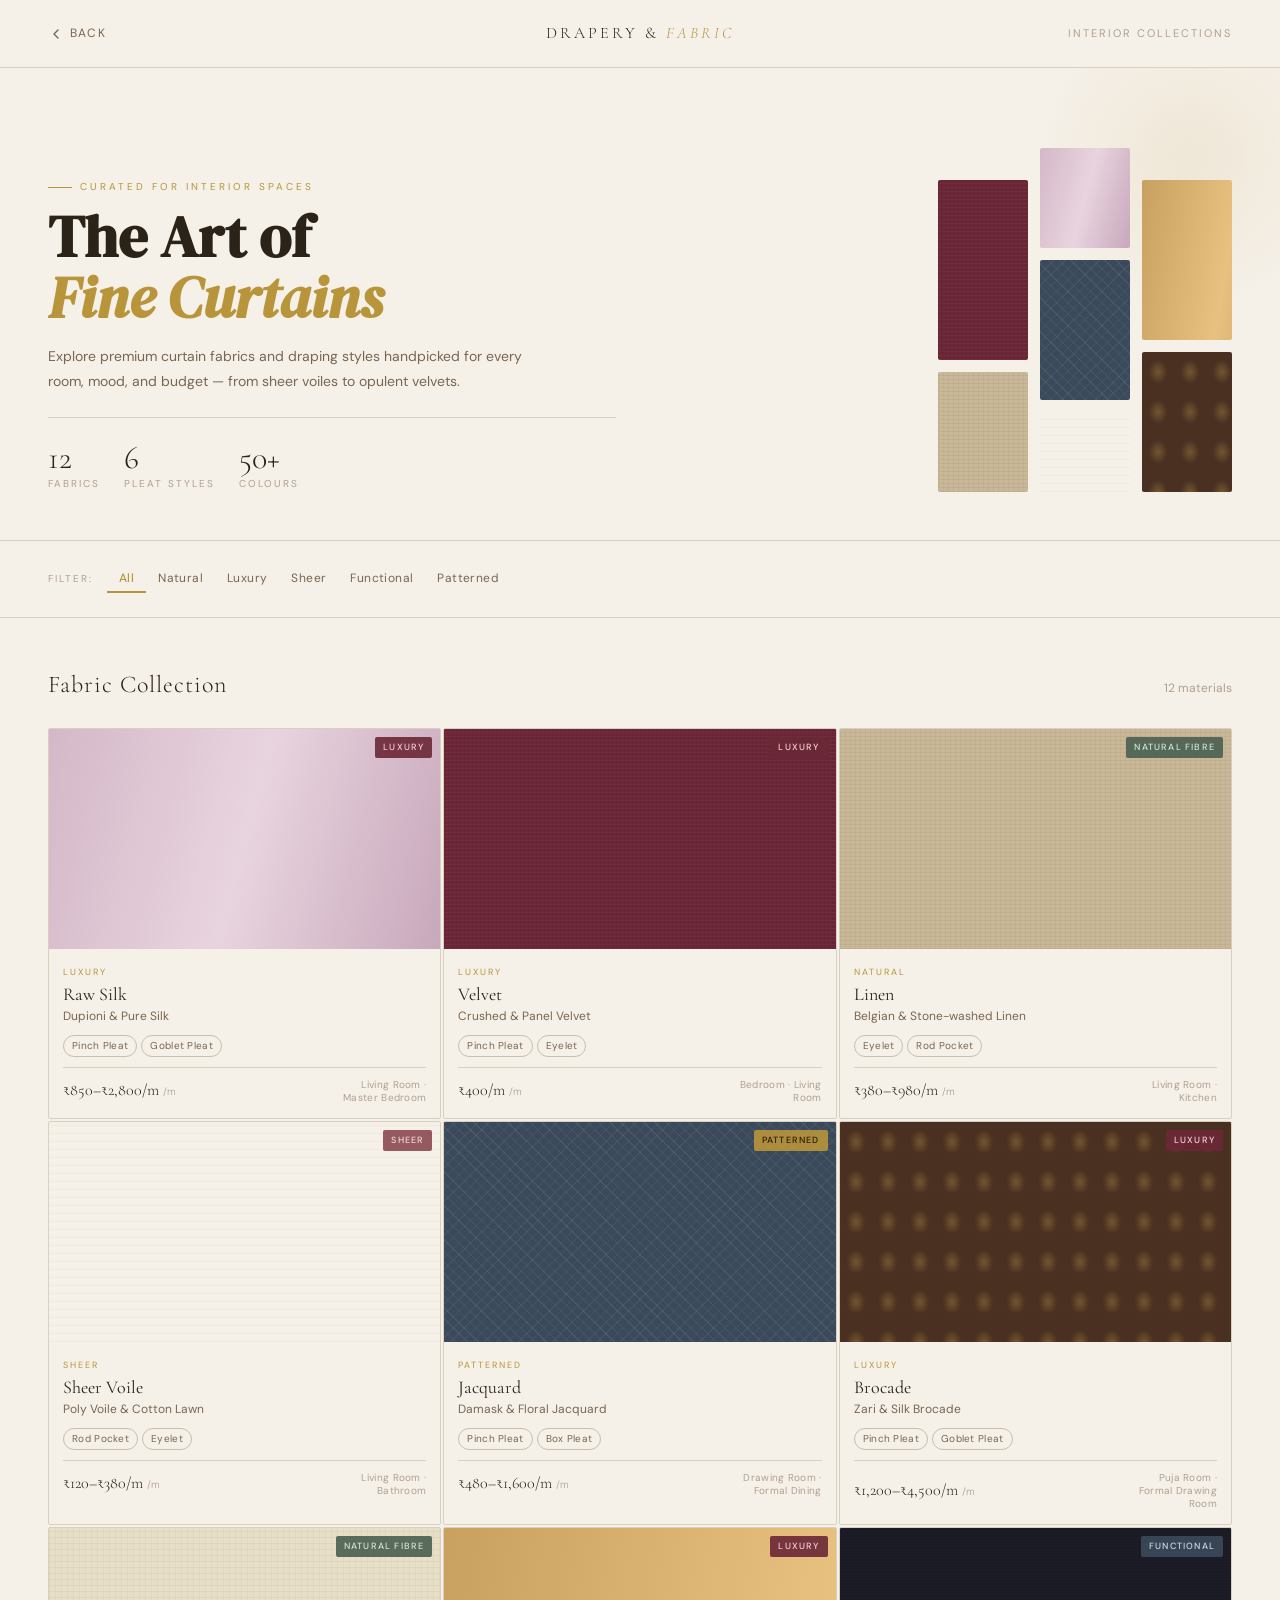
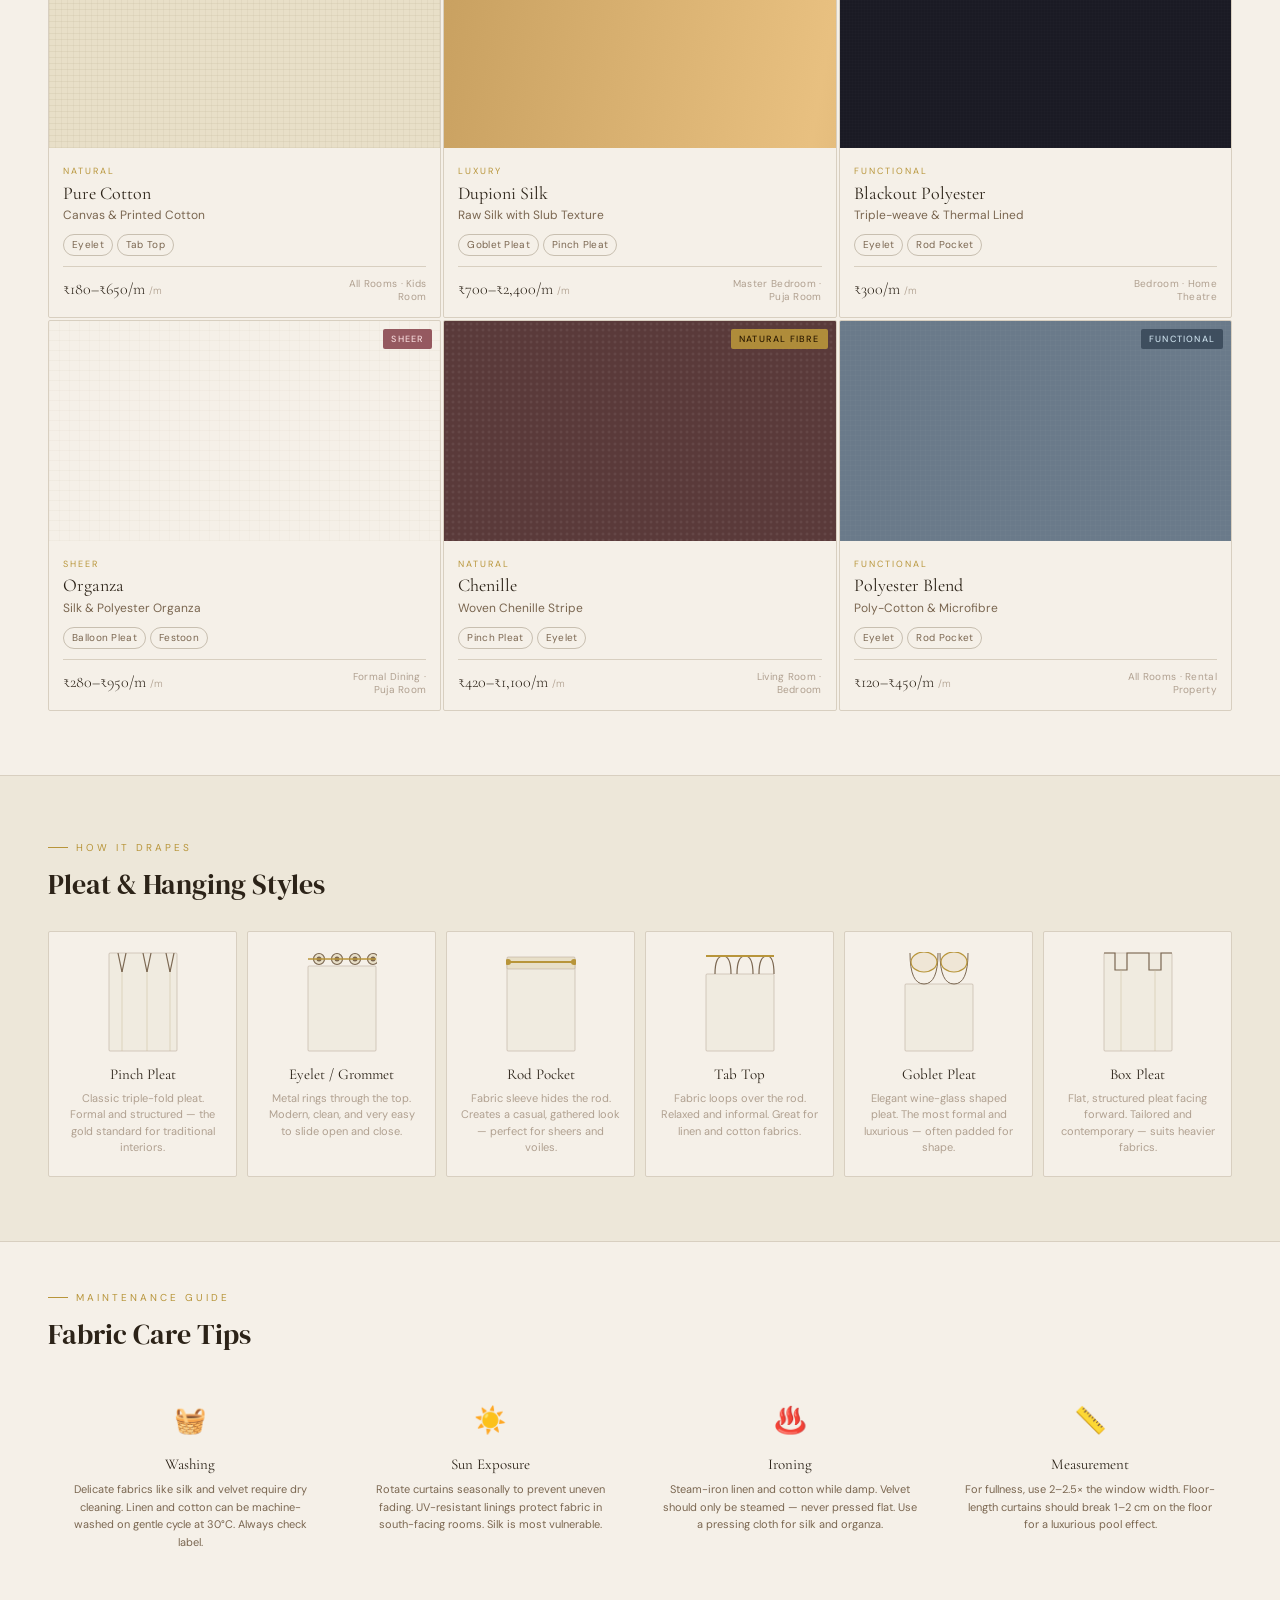
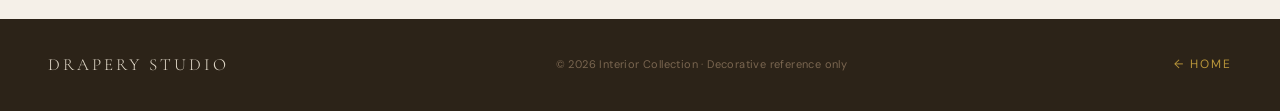
<file: curtain.html>
<!DOCTYPE html>
<html lang="en">

<head>
    <meta charset="UTF-8" />
    <meta name="viewport" content="width=device-width,initial-scale=1.0" />
    <title>Curtain Materials & Designs — Interior Collection</title>
    <link rel="icon" type="image/x-icon" href="logo.ico">
    <link
        href="https://fonts.googleapis.com/css2?family=Cormorant+Garamond:ital,wght@0,300;0,400;0,600;1,300;1,400&family=DM+Sans:wght@300;400;500&family=DM+Serif+Display:ital@0;1&display=swap"
        rel="stylesheet" />
    <style>
        *,
        *::before,
        *::after {
            box-sizing: border-box;
            margin: 0;
            padding: 0
        }

        /* Target the whole page */
        html {
            --scrollbar-bg: #1e2229;
            /* Dark slate track */
            --scrollbar-thumb: #f2a900;
            /* Structural accent (e.g., Construction Gold/Orange) */
            --scrollbar-hover: #d49400;
            /* Slightly darker shade for hover state */

            /* Firefox Support */
            scrollbar-width: thin;
            scrollbar-color: var(--scrollbar-thumb) var(--scrollbar-bg);
        }

        /* Webkit Browsers (Chrome, Safari, Edge, Opera) */
        ::-webkit-scrollbar {
            width: 10px;
            /* Width of the vertical scrollbar */
            height: 10px;
            /* Height of the horizontal scrollbar */
        }

        /* The track (background) of the scrollbar */
        ::-webkit-scrollbar-track {
            background: var(--scrollbar-bg);
            border-radius: 4px;
        }

        /* The draggable thumb */
        ::-webkit-scrollbar-thumb {
            background: var(--scrollbar-thumb);
            border-radius: 4px;
            border: 2px solid var(--scrollbar-bg);
            /* Creates a nice padding effect */
            transition: background 0.3s ease;
        }

        /* Thumb behavior on hover */
        ::-webkit-scrollbar-thumb:hover {
            background: var(--scrollbar-hover);
        }

        :root {
            --cream: #f5f0e8;
            --cream2: #ede7d9;
            --cream3: #e0d8c8;
            --warm: #2c2318;
            --warm2: #4a3c2d;
            --warm3: #7a6650;
            --gold: #b8953a;
            --gold2: #d4af5a;
            --burgundy: #6b2737;
            --sage: #4a6050;
            --slate: #3a4a5a;
            --rose: #8b4a52;
            --text: #2c2318;
            --text2: #7a6650;
            --text3: #b0a090;
            --border: #d8cfc0;
            --border2: #c8bfb0;
            --radius: 2px;
        }

        html {
            scroll-behavior: smooth
        }

        body {
            font-family: 'DM Sans', sans-serif;
            background: var(--cream);
            color: var(--text);
            line-height: 1.6
        }

        ::-webkit-scrollbar {
            width: 4px
        }

        ::-webkit-scrollbar-track {
            background: var(--cream2)
        }

        ::-webkit-scrollbar-thumb {
            background: var(--gold);
            border-radius: 3px
        }

        /* ── NAV ── */
        nav {
            position: sticky;
            top: 0;
            z-index: 100;
            background: var(--cream);
            border-bottom: 1px solid var(--border);
            padding: 0 1.25rem;
            display: flex;
            align-items: center;
            justify-content: space-between;
            height: 56px;
        }

        .nav-back {
            display: flex;
            align-items: center;
            gap: 6px;
            text-decoration: none;
            color: var(--text2);
            font-size: 12px;
            letter-spacing: 1.2px;
            text-transform: uppercase;
            transition: color .2s;
            flex-shrink: 0;
        }

        .nav-back:hover {
            color: var(--gold)
        }

        .nav-back svg {
            transition: transform .2s
        }

        .nav-back:hover svg {
            transform: translateX(-3px)
        }

        .nav-brand {
            font-family: 'Cormorant Garamond', serif;
            font-size: 16px;
            font-weight: 300;
            letter-spacing: 3px;
            text-transform: uppercase;
            color: var(--warm);
            position: absolute;
            left: 50%;
            transform: translateX(-50%);
            white-space: nowrap;
        }

        .nav-brand em {
            font-style: italic;
            color: var(--gold)
        }

        .nav-right {
            display: none
        }

        /* ── HERO ── */
        .hero {
            padding: 2rem 1.25rem 1.75rem;
            border-bottom: 1px solid var(--border);
            position: relative;
            overflow: hidden;
        }

        .hero::before {
            content: '';
            position: absolute;
            top: -60px;
            right: -60px;
            width: 300px;
            height: 300px;
            border-radius: 50%;
            background: radial-gradient(circle, rgba(184, 149, 58, 0.1) 0%, transparent 70%);
            pointer-events: none;
        }

        .hero-eyebrow {
            font-size: 10px;
            letter-spacing: 3px;
            text-transform: uppercase;
            color: var(--gold);
            margin-bottom: .75rem;
            display: flex;
            align-items: center;
            gap: 8px;
        }

        .hero-eyebrow::before {
            content: '';
            width: 24px;
            height: 1px;
            background: var(--gold)
        }

        .hero-title {
            font-family: 'DM Serif Display', serif;
            font-size: clamp(2.4rem, 9vw, 3.6rem);
            line-height: 1.05;
            color: var(--warm);
            margin-bottom: 1rem;
        }

        .hero-title em {
            font-style: italic;
            color: var(--gold)
        }

        .hero-desc {
            font-size: 14px;
            color: var(--text2);
            line-height: 1.75;
            max-width: 500px
        }

        .hero-stats {
            display: flex;
            gap: 1.5rem;
            margin-top: 1.5rem;
            padding-top: 1.5rem;
            border-top: 1px solid var(--border);
        }

        .hero-stat-num {
            font-family: 'Cormorant Garamond', serif;
            font-size: 32px;
            font-weight: 300;
            color: var(--warm);
            line-height: 1;
            margin-bottom: 2px;
        }

        .hero-stat-label {
            font-size: 10px;
            letter-spacing: 2px;
            text-transform: uppercase;
            color: var(--text3)
        }

        /* swatch strip - horizontal scroller on mobile */
        .hero-swatch-strip {
            display: flex;
            gap: 8px;
            margin-top: 1.5rem;
            overflow-x: auto;
            -webkit-overflow-scrolling: touch;
            scrollbar-width: none;
            padding-bottom: 4px;
        }

        .hero-swatch-strip::-webkit-scrollbar {
            display: none
        }

        .strip-swatch {
            flex-shrink: 0;
            width: 64px;
            height: 80px;
            border-radius: var(--radius);
        }

        /* ── FILTER BAR ── */
        .filter-bar {
            padding: .875rem 1.25rem;
            display: flex;
            align-items: center;
            gap: 0;
            border-bottom: 1px solid var(--border);
            overflow-x: auto;
            -webkit-overflow-scrolling: touch;
            scrollbar-width: none;
            background: var(--cream);
            position: sticky;
            top: 56px;
            z-index: 90;
        }

        .filter-bar::-webkit-scrollbar {
            display: none
        }

        .filter-label {
            font-size: 10px;
            letter-spacing: 2px;
            text-transform: uppercase;
            color: var(--text3);
            margin-right: 14px;
            flex-shrink: 0;
        }

        .filter-btn {
            background: none;
            border: none;
            cursor: pointer;
            font-family: 'DM Sans', sans-serif;
            font-size: 12px;
            color: var(--text2);
            padding: 5px 12px;
            letter-spacing: .4px;
            border-bottom: 2px solid transparent;
            transition: all .2s;
            flex-shrink: 0;
            -webkit-tap-highlight-color: transparent;
        }

        .filter-btn:hover {
            color: var(--warm)
        }

        .filter-btn.active {
            color: var(--gold);
            border-bottom-color: var(--gold);
            font-weight: 500
        }

        /* ── SECTION HEADER ── */
        .section-header {
            padding: 2rem 1.25rem 1rem;
            display: flex;
            align-items: baseline;
            justify-content: space-between;
        }

        .section-title {
            font-family: 'Cormorant Garamond', serif;
            font-size: 24px;
            font-weight: 300;
            color: var(--warm);
            letter-spacing: 1px;
        }

        .section-count {
            font-size: 12px;
            color: var(--text3)
        }

        /* ── CARD GRID ── */
        .grid {
            padding: 0 1.25rem 3rem;
            display: grid;
            grid-template-columns: repeat(2, 1fr);
            gap: 10px;
        }

        @media(min-width:480px) {
            .grid {
                grid-template-columns: repeat(2, 1fr)
            }
        }

        @media(min-width:700px) {
            .grid {
                grid-template-columns: repeat(3, 1fr)
            }
        }

        @media(min-width:1000px) {
            .grid {
                grid-template-columns: repeat(auto-fill, minmax(300px, 1fr));
                gap: 2px
            }
        }

        /* ── CARD ── */
        .card {
            background: var(--cream);
            cursor: pointer;
            position: relative;
            transition: transform .3s, box-shadow .3s;
            border: 1px solid var(--border);
            border-radius: var(--radius);
            animation: fadeUp .5s ease both;
            overflow: hidden;
        }

        .card:active {
            transform: scale(.98)
        }

        @media(hover:hover) {
            .card:hover {
                transform: translateY(-4px);
                box-shadow: 0 20px 60px rgba(44, 35, 24, .12);
                z-index: 2
            }
        }

        @keyframes fadeUp {
            from {
                opacity: 0;
                transform: translateY(16px)
            }

            to {
                opacity: 1;
                transform: translateY(0)
            }
        }

        .card-swatch {
            height: 160px;
            position: relative;
            overflow: hidden
        }

        @media(min-width:700px) {
            .card-swatch {
                height: 200px
            }
        }

        @media(min-width:1000px) {
            .card-swatch {
                height: 220px
            }
        }

        .card-swatch::after {
            content: '';
            position: absolute;
            inset: 0;
            background: linear-gradient(to bottom, transparent 50%, rgba(44, 35, 24, .5));
            opacity: 0;
            transition: opacity .3s;
        }

        @media(hover:hover) {
            .card:hover .card-swatch::after {
                opacity: 1
            }
        }

        .card-badge {
            position: absolute;
            top: 8px;
            right: 8px;
            z-index: 2;
            font-size: 9px;
            letter-spacing: 1.2px;
            text-transform: uppercase;
            padding: 3px 8px;
            border-radius: var(--radius);
            font-weight: 500;
        }

        .badge-luxury {
            background: rgba(107, 39, 55, .9);
            color: #f5d0d8
        }

        .badge-popular {
            background: rgba(184, 149, 58, .9);
            color: #2c1a00
        }

        .badge-eco {
            background: rgba(74, 96, 80, .9);
            color: #d0e8d4
        }

        .badge-budget {
            background: rgba(58, 74, 90, .9);
            color: #c8dce8
        }

        .badge-sheer {
            background: rgba(139, 74, 82, .9);
            color: #f5d8da
        }

        /* overlay tags — hidden on mobile, shown on hover desktop */
        .card-hover-overlay {
            position: absolute;
            bottom: 8px;
            left: 8px;
            right: 8px;
            z-index: 3;
            display: flex;
            gap: 6px;
            flex-wrap: wrap;
            opacity: 0;
            transform: translateY(4px);
            transition: all .3s;
        }

        @media(hover:hover) {
            .card:hover .card-hover-overlay {
                opacity: 1;
                transform: translateY(0)
            }
        }

        .overlay-tag {
            background: rgba(245, 240, 232, .92);
            font-size: 9px;
            letter-spacing: .8px;
            text-transform: uppercase;
            padding: 3px 7px;
            color: var(--warm2);
        }

        .card-body {
            padding: 1rem .875rem .875rem
        }

        .card-cat {
            font-size: 9px;
            letter-spacing: 2px;
            text-transform: uppercase;
            color: var(--gold);
            margin-bottom: 4px
        }

        .card-name {
            font-family: 'Cormorant Garamond', serif;
            font-size: 18px;
            font-weight: 400;
            color: var(--warm);
            line-height: 1.15;
            margin-bottom: 4px;
        }

        .card-sub {
            font-size: 12px;
            color: var(--text2);
            margin-bottom: 10px;
            line-height: 1.4
        }

        .card-props {
            display: flex;
            flex-wrap: wrap;
            gap: 4px;
            margin-bottom: 10px
        }

        .prop-pill {
            font-size: 10px;
            padding: 2px 8px;
            border: 1px solid var(--border2);
            border-radius: 20px;
            color: var(--text2);
            letter-spacing: .3px;
        }

        .card-footer {
            display: flex;
            justify-content: space-between;
            align-items: center;
            border-top: 1px solid var(--border);
            padding-top: 10px;
        }

        .card-price {
            font-family: 'Cormorant Garamond', serif;
            font-size: 16px;
            color: var(--warm);
            font-weight: 300;
        }

        .card-price span {
            font-size: 10px;
            color: var(--text3);
            font-family: 'DM Sans', sans-serif
        }

        .card-rooms {
            font-size: 10px;
            color: var(--text3);
            letter-spacing: .3px;
            text-align: right;
            max-width: 90px;
            line-height: 1.3
        }

        /* ── MODAL ── */
        .modal-bg {
            position: fixed;
            inset: 0;
            z-index: 500;
            background: rgba(44, 35, 24, .75);
            backdrop-filter: blur(4px);
            display: none;
            align-items: flex-end;
            justify-content: center;
            padding: 0;
        }

        .modal-bg.open {
            display: flex
        }

        @media(min-width:640px) {
            .modal-bg {
                align-items: center;
                padding: 1.5rem
            }
        }

        .modal {
            background: var(--cream);
            width: 100%;
            max-width: 860px;
            max-height: 93vh;
            overflow-y: auto;
            border-radius: 12px 12px 0 0;
            animation: modalSlideUp .32s cubic-bezier(.22, .61, .36, 1);
            position: relative;
        }

        @media(min-width:640px) {
            .modal {
                border-radius: var(--radius);
                animation: modalIn .28s ease;
                max-height: 88vh
            }
        }

        @keyframes modalSlideUp {
            from {
                opacity: 0;
                transform: translateY(60px)
            }

            to {
                opacity: 1;
                transform: translateY(0)
            }
        }

        @keyframes modalIn {
            from {
                opacity: 0;
                transform: scale(.96)
            }

            to {
                opacity: 1;
                transform: scale(1)
            }
        }

        /* drag handle for bottom sheet feel */
        .modal-handle {
            display: block;
            width: 40px;
            height: 4px;
            background: var(--border2);
            border-radius: 2px;
            margin: 12px auto 0;
        }

        @media(min-width:640px) {
            .modal-handle {
                display: none
            }
        }

        .modal-close {
            position: absolute;
            top: 14px;
            right: 14px;
            z-index: 10;
            background: none;
            border: 1px solid var(--border);
            width: 34px;
            height: 34px;
            border-radius: 50%;
            cursor: pointer;
            font-size: 16px;
            color: var(--text2);
            display: flex;
            align-items: center;
            justify-content: center;
            transition: all .2s;
        }

        .modal-close:hover {
            background: var(--warm);
            color: var(--cream);
            border-color: var(--warm)
        }

        .modal-grid {
            display: grid;
            grid-template-columns: 1fr
        }

        @media(min-width:640px) {
            .modal-grid {
                grid-template-columns: 1fr 1fr
            }
        }

        .modal-swatch {
            height: 220px;
            position: relative
        }

        @media(min-width:640px) {
            .modal-swatch {
                height: 100%;
                min-height: 400px
            }
        }

        .modal-content {
            padding: 1.5rem 1.25rem
        }

        @media(min-width:640px) {
            .modal-content {
                padding: 2.5rem 2rem
            }
        }

        .modal-eyebrow {
            font-size: 9px;
            letter-spacing: 3px;
            text-transform: uppercase;
            color: var(--gold);
            margin-bottom: 10px
        }

        .modal-title {
            font-family: 'DM Serif Display', serif;
            font-size: 26px;
            color: var(--warm);
            margin-bottom: 6px;
            line-height: 1.1
        }

        @media(min-width:640px) {
            .modal-title {
                font-size: 32px
            }
        }

        .modal-subtitle {
            font-size: 13px;
            color: var(--text2);
            margin-bottom: 1.25rem;
            line-height: 1.7
        }

        .modal-section-title {
            font-size: 9px;
            letter-spacing: 2px;
            text-transform: uppercase;
            color: var(--text3);
            margin: 1rem 0 6px
        }

        .modal-specs {
            display: grid;
            grid-template-columns: 1fr 1fr;
            gap: 6px
        }

        .spec-item {
            background: var(--cream2);
            padding: 8px 10px;
            border-radius: var(--radius)
        }

        .spec-label {
            font-size: 9px;
            letter-spacing: 1.2px;
            text-transform: uppercase;
            color: var(--text3);
            margin-bottom: 3px
        }

        .spec-val {
            font-size: 12px;
            color: var(--warm);
            font-weight: 500
        }

        .modal-designs {
            display: flex;
            flex-wrap: wrap;
            gap: 5px;
            margin-top: 6px
        }

        .design-tag {
            font-size: 11px;
            padding: 4px 10px;
            border: 1px solid var(--border2);
            color: var(--warm2);
            transition: all .2s;
            cursor: default;
            border-radius: var(--radius);
        }

        .design-tag:hover {
            background: var(--gold);
            color: var(--cream);
            border-color: var(--gold)
        }

        .modal-cta {
            margin-top: 1.25rem;
            display: flex;
            gap: 8px
        }

        .btn-enquire {
            flex: 1;
            background: var(--warm);
            color: var(--cream);
            border: none;
            padding: 13px 20px;
            font-family: 'DM Sans', sans-serif;
            font-size: 13px;
            letter-spacing: 1.5px;
            text-transform: uppercase;
            cursor: pointer;
            transition: background .2s;
            border-radius: var(--radius);
            -webkit-tap-highlight-color: transparent;
        }

        .btn-enquire:hover {
            background: var(--gold)
        }

        .btn-save {
            background: none;
            border: 1px solid var(--border2);
            color: var(--text2);
            padding: 13px 16px;
            cursor: pointer;
            font-size: 16px;
            transition: all .2s;
            border-radius: var(--radius);
            -webkit-tap-highlight-color: transparent;
        }

        .btn-save:hover {
            border-color: var(--warm);
            color: var(--warm)
        }

        /* ── STYLES SECTION ── */
        .styles-section {
            padding: 3rem 1.25rem;
            background: var(--cream2);
            border-top: 1px solid var(--border);
        }

        @media(min-width:640px) {
            .styles-section {
                padding: 4rem 2rem
            }
        }

        @media(min-width:1000px) {
            .styles-section {
                padding: 4rem 3rem
            }
        }

        .styles-grid {
            display: grid;
            grid-template-columns: repeat(2, 1fr);
            gap: 10px;
            margin-top: 1.5rem;
        }

        @media(min-width:480px) {
            .styles-grid {
                grid-template-columns: repeat(3, 1fr)
            }
        }

        @media(min-width:900px) {
            .styles-grid {
                grid-template-columns: repeat(auto-fill, minmax(180px, 1fr))
            }
        }

        .style-card {
            background: var(--cream);
            padding: 1.25rem .875rem;
            text-align: center;
            border: 1px solid var(--border);
            border-radius: var(--radius);
            transition: all .2s;
            cursor: pointer;
            -webkit-tap-highlight-color: transparent;
        }

        .style-card:hover {
            border-color: var(--gold);
            transform: translateY(-2px)
        }

        .style-icon {
            width: 56px;
            height: 80px;
            margin: 0 auto 10px;
            position: relative
        }

        @media(min-width:640px) {
            .style-icon {
                width: 70px;
                height: 100px
            }
        }

        .style-name {
            font-family: 'Cormorant Garamond', serif;
            font-size: 15px;
            color: var(--warm);
            margin-bottom: 4px
        }

        .style-desc {
            font-size: 11px;
            color: var(--text3);
            line-height: 1.5
        }

        /* ── CARE GUIDE ── */
        .care-section {
            padding: 2.5rem 1.25rem;
            border-top: 1px solid var(--border)
        }

        @media(min-width:640px) {
            .care-section {
                padding: 3rem 2rem
            }
        }

        @media(min-width:1000px) {
            .care-section {
                padding: 3rem 3rem
            }
        }

        .care-grid {
            display: grid;
            grid-template-columns: 1fr 1fr;
            gap: 1rem;
            margin-top: 1.5rem;
        }

        @media(min-width:700px) {
            .care-grid {
                grid-template-columns: repeat(4, 1fr)
            }
        }

        .care-card {
            text-align: center;
            padding: 1.25rem .875rem
        }

        .care-icon {
            font-size: 26px;
            margin-bottom: 10px
        }

        .care-title {
            font-family: 'Cormorant Garamond', serif;
            font-size: 15px;
            color: var(--warm);
            margin-bottom: 5px
        }

        .care-text {
            font-size: 11px;
            color: var(--text2);
            line-height: 1.6
        }

        /* ── FOOTER ── */
        footer {
            background: var(--warm);
            color: var(--cream3);
            padding: 1.75rem 1.25rem;
            display: flex;
            flex-direction: column;
            align-items: center;
            gap: 10px;
            text-align: center;
        }

        @media(min-width:640px) {
            footer {
                flex-direction: row;
                justify-content: space-between;
                padding: 2rem 3rem;
                text-align: left
            }
        }

        .footer-brand {
            font-family: 'Cormorant Garamond', serif;
            font-size: 17px;
            font-weight: 300;
            letter-spacing: 3px;
            text-transform: uppercase
        }

        .footer-text {
            font-size: 11px;
            color: var(--warm3);
            letter-spacing: .4px
        }

        .footer-back {
            text-decoration: none;
            color: var(--gold);
            font-size: 12px;
            letter-spacing: 2px;
            text-transform: uppercase;
            display: flex;
            align-items: center;
            gap: 6px;
            transition: gap .2s;
        }

        .footer-back:hover {
            gap: 10px
        }

        /* ── SECTION HEADER shared ── */
        .hero-eyebrow-sm {
            font-size: 10px;
            letter-spacing: 3px;
            text-transform: uppercase;
            color: var(--gold);
            margin-bottom: 6px;
            display: flex;
            align-items: center;
            gap: 8px;
        }

        .hero-eyebrow-sm::before {
            content: '';
            width: 20px;
            height: 1px;
            background: var(--gold)
        }

        .section-display {
            font-family: 'DM Serif Display', serif;
            font-size: 24px;
            color: var(--warm)
        }

        @media(min-width:640px) {
            .section-display {
                font-size: 28px
            }
        }

        /* ── FABRIC TEXTURES (unchanged) ── */
        .t-silk {
            background: linear-gradient(105deg, #d4b8c8 0%, #e8d4de 25%, #c8a8bc 50%, #ddc8d4 75%, #d0b0c0 100%);
            background-size: 200% 200%;
            animation: shimmer 4s ease-in-out infinite alternate
        }

        @keyframes shimmer {
            0% {
                background-position: 0% 0%
            }

            100% {
                background-position: 100% 100%
            }
        }

        .t-velvet {
            background: var(--burgundy);
            background-image: repeating-linear-gradient(0deg, rgba(255, 255, 255, .03) 0px, rgba(255, 255, 255, .03) 1px, transparent 1px, transparent 4px), repeating-linear-gradient(90deg, rgba(0, 0, 0, .05) 0px, rgba(0, 0, 0, .05) 1px, transparent 1px, transparent 4px)
        }

        .t-linen {
            background: #c8b898;
            background-image: repeating-linear-gradient(0deg, rgba(160, 140, 110, .4) 0px, transparent 1px, transparent 4px), repeating-linear-gradient(90deg, rgba(160, 140, 110, .3) 0px, transparent 1px, transparent 5px)
        }

        .t-cotton {
            background: #e8dfc8;
            background-image: repeating-linear-gradient(0deg, rgba(180, 165, 138, .35) 0px, transparent 1px, transparent 6px), repeating-linear-gradient(90deg, rgba(180, 165, 138, .25) 0px, transparent 1px, transparent 6px)
        }

        .t-sheer {
            background: linear-gradient(180deg, rgba(240, 235, 225, .5), rgba(220, 210, 195, .7));
            background-image: repeating-linear-gradient(0deg, rgba(200, 190, 175, .25) 0px, transparent 1px, transparent 8px)
        }

        .t-jacquard {
            background: #3a4a5a;
            background-image: repeating-linear-gradient(45deg, rgba(255, 255, 255, .07) 0px, rgba(255, 255, 255, .07) 1px, transparent 1px, transparent 8px), repeating-linear-gradient(-45deg, rgba(255, 255, 255, .05) 0px, rgba(255, 255, 255, .05) 1px, transparent 1px, transparent 8px)
        }

        .t-brocade {
            background: #4a3020;
            background-image: radial-gradient(ellipse 16px 20px at 50% 50%, rgba(212, 175, 90, .3) 0%, transparent 60%);
            background-size: 32px 40px
        }

        .t-organza {
            background: linear-gradient(135deg, rgba(240, 228, 212, .8), rgba(220, 210, 195, .9));
            background-image: repeating-linear-gradient(0deg, rgba(200, 185, 165, .2) 0px, transparent 1px, transparent 10px), repeating-linear-gradient(90deg, rgba(200, 185, 165, .15) 0px, transparent 1px, transparent 10px)
        }

        .t-blackout {
            background: #1a1a24;
            background-image: repeating-linear-gradient(0deg, rgba(255, 255, 255, .02) 0px, transparent 1px, transparent 3px), repeating-linear-gradient(90deg, rgba(255, 255, 255, .02) 0px, transparent 1px, transparent 3px)
        }

        .t-dupioni {
            background: linear-gradient(100deg, #c8a060, #e8c080, #b89050, #d8b070);
            background-size: 300% 100%;
            animation: shimmer 5s ease-in-out infinite alternate
        }

        .t-chenille {
            background: #5a3a3a;
            background-image: radial-gradient(circle 2px at 50% 50%, rgba(255, 255, 255, .1) 0%, transparent 100%);
            background-size: 6px 6px
        }

        .t-polyester {
            background: #6a7a8a;
            background-image: repeating-linear-gradient(0deg, rgba(255, 255, 255, .04) 0px, transparent 1px, transparent 5px), repeating-linear-gradient(90deg, rgba(255, 255, 255, .04) 0px, transparent 1px, transparent 5px)
        }

        /* desktop overrides */
        @media(min-width:1000px) {
            nav {
                padding: 0 3rem;
                height: 68px
            }

            .nav-right {
                display: block;
                font-size: 11px;
                letter-spacing: 2px;
                text-transform: uppercase;
                color: var(--text3)
            }

            .hero {
                padding: 5rem 3rem 3rem;
                display: grid;
                grid-template-columns: 1fr 1fr;
                gap: 3rem;
                align-items: end
            }

            .hero-visual {
                display: flex;
                gap: 12px;
                justify-content: flex-end;
                align-items: flex-end
            }

            .hero-swatch-strip {
                display: none
            }

            .hero-swatch-col {
                display: flex;
                flex-direction: column;
                gap: 12px
            }

            .hero-swatch {
                width: 90px;
                border-radius: var(--radius);
                position: relative;
                overflow: hidden
            }

            .filter-bar {
                top: 68px;
                padding: 1.5rem 3rem
            }

            .section-header {
                padding: 3rem 3rem 1.5rem
            }

            .grid {
                padding: 0 3rem 4rem;
                grid-template-columns: repeat(auto-fill, minmax(300px, 1fr));
                gap: 2px
            }
        }

        @media(max-width:999px) {
            .hero-visual {
                display: none
            }
        }
    </style>
</head>

<body>

    <!-- NAV -->
    <nav>
        <a href="index.html" class="nav-back">
            <svg width="16" height="16" viewBox="0 0 24 24" fill="none" stroke="currentColor" stroke-width="2"
                stroke-linecap="round" stroke-linejoin="round">
                <polyline points="15 18 9 12 15 6" />
            </svg>
            Back
        </a>
        <div class="nav-brand">Drapery &amp; <em>Fabric</em></div>
        <div class="nav-right">Interior Collections</div>
    </nav>

    <!-- HERO -->
    <section class="hero">
        <div>
            <div class="hero-eyebrow">Curated for Interior Spaces</div>
            <h1 class="hero-title">The Art of<br /><em>Fine Curtains</em></h1>
            <p class="hero-desc">Explore premium curtain fabrics and draping styles handpicked for every room, mood, and
                budget — from sheer voiles to opulent velvets.</p>
            <!-- mobile swatch strip -->
            <div class="hero-swatch-strip">
                <div class="strip-swatch t-velvet"></div>
                <div class="strip-swatch t-silk"></div>
                <div class="strip-swatch t-linen"></div>
                <div class="strip-swatch t-jacquard"></div>
                <div class="strip-swatch t-dupioni"></div>
                <div class="strip-swatch t-brocade"></div>
                <div class="strip-swatch t-sheer"></div>
            </div>
            <div class="hero-stats">
                <div>
                    <div class="hero-stat-num">12</div>
                    <div class="hero-stat-label">Fabrics</div>
                </div>
                <div>
                    <div class="hero-stat-num">6</div>
                    <div class="hero-stat-label">Pleat Styles</div>
                </div>
                <div>
                    <div class="hero-stat-num">50+</div>
                    <div class="hero-stat-label">Colours</div>
                </div>
            </div>
        </div>
        <!-- desktop visual (hidden below 1000px via CSS) -->
        <div class="hero-visual">
            <div class="hero-swatch-col">
                <div class="hero-swatch t-velvet" style="height:180px"></div>
                <div class="hero-swatch t-linen" style="height:120px"></div>
            </div>
            <div class="hero-swatch-col">
                <div class="hero-swatch t-silk" style="height:100px"></div>
                <div class="hero-swatch t-jacquard" style="height:140px"></div>
                <div class="hero-swatch t-sheer" style="height:80px"></div>
            </div>
            <div class="hero-swatch-col">
                <div class="hero-swatch t-dupioni" style="height:160px"></div>
                <div class="hero-swatch t-brocade" style="height:140px"></div>
            </div>
        </div>
    </section>

    <!-- FILTER BAR -->
    <div class="filter-bar">
        <span class="filter-label">Filter:</span>
        <button class="filter-btn active" data-filter="all">All</button>
        <button class="filter-btn" data-filter="natural">Natural</button>
        <button class="filter-btn" data-filter="luxury">Luxury</button>
        <button class="filter-btn" data-filter="sheer">Sheer</button>
        <button class="filter-btn" data-filter="functional">Functional</button>
        <button class="filter-btn" data-filter="patterned">Patterned</button>
    </div>

    <!-- CARDS SECTION -->
    <div class="section-header">
        <div class="section-title">Fabric Collection</div>
        <div class="section-count" id="card-count">12 materials</div>
    </div>
    <div class="grid" id="card-grid"></div>

    <!-- DESIGN STYLES SECTION -->
    <section class="styles-section">
        <div class="hero-eyebrow-sm">How It Drapes</div>
        <div class="section-display">Pleat &amp; Hanging Styles</div>
        <div class="styles-grid" id="styles-grid"></div>
    </section>

    <!-- CARE GUIDE -->
    <section class="care-section">
        <div class="hero-eyebrow-sm">Maintenance Guide</div>
        <div class="section-display">Fabric Care Tips</div>
        <div class="care-grid">
            <div class="care-card">
                <div class="care-icon">🧺</div>
                <div class="care-title">Washing</div>
                <div class="care-text">Delicate fabrics like silk and velvet require dry cleaning. Linen and cotton can
                    be machine-washed on gentle cycle at 30°C. Always check label.</div>
            </div>
            <div class="care-card">
                <div class="care-icon">☀️</div>
                <div class="care-title">Sun Exposure</div>
                <div class="care-text">Rotate curtains seasonally to prevent uneven fading. UV-resistant linings protect
                    fabric in south-facing rooms. Silk is most vulnerable.</div>
            </div>
            <div class="care-card">
                <div class="care-icon">♨️</div>
                <div class="care-title">Ironing</div>
                <div class="care-text">Steam-iron linen and cotton while damp. Velvet should only be steamed — never
                    pressed flat. Use a pressing cloth for silk and organza.</div>
            </div>
            <div class="care-card">
                <div class="care-icon">📏</div>
                <div class="care-title">Measurement</div>
                <div class="care-text">For fullness, use 2–2.5× the window width. Floor-length curtains should break 1–2
                    cm on the floor for a luxurious pool effect.</div>
            </div>
        </div>
    </section>

    <!-- FOOTER -->
    <footer>
        <div class="footer-brand">Drapery Studio</div>
        <div class="footer-text">© 2026 Interior Collection · Decorative reference only</div>
        <a href="index.html" class="footer-back">← Home</a>
    </footer>

    <!-- MODAL -->
    <div class="modal-bg" id="modal-bg">
        <div class="modal" id="modal">
            <div class="modal-handle"></div>
            <button class="modal-close" id="modal-close">✕</button>
            <div class="modal-grid">
                <div class="modal-swatch" id="modal-swatch"></div>
                <div class="modal-content">
                    <div class="modal-eyebrow" id="m-cat"></div>
                    <div class="modal-title" id="m-name"></div>
                    <div class="modal-subtitle" id="m-desc"></div>
                    <div class="modal-section-title">Specifications</div>
                    <div class="modal-specs" id="m-specs"></div>
                    <div class="modal-section-title">Best Pleat Styles</div>
                    <div class="modal-designs" id="m-designs"></div>
                    <div class="modal-section-title">Best Used In</div>
                    <div class="modal-designs" id="m-rooms"></div>
                    <div class="modal-cta">
                        <button class="btn-enquire">Request Sample</button>
                        <button class="btn-save">♡</button>
                    </div>
                </div>
            </div>
        </div>
    </div>

    <script>
        const materials = [
            { id: 1, name: 'Raw Silk', sub: 'Dupioni & Pure Silk', cat: 'Luxury', badge: 'badge-luxury', filter: 'luxury', texture: 't-silk', desc: 'A timeless luxury fabric with a natural sheen and subtle slub texture. Catches light beautifully, adding warmth and elegance to formal spaces.', price: '₹850–₹2,800/m', specs: [{ l: 'Weight', v: 'Light–Medium' }, { l: 'Light Filter', v: 'Semi-sheer' }, { l: 'Durability', v: 'Moderate' }, { l: 'Care', v: 'Dry Clean Only' }, { l: 'Lining', v: 'Yes' }, { l: 'Shrinkage', v: 'Low' }], designs: ['Pinch Pleat', 'Goblet Pleat', 'Box Pleat', 'Pencil Pleat'], rooms: ['Living Room', 'Master Bedroom', 'Formal Dining', 'Puja Room'], overlayTags: ['Semi-Sheer', 'Lustrous', 'Elegant'] },
            { id: 2, name: 'Velvet', sub: 'Crushed & Panel Velvet', cat: 'Luxury', badge: 'badge-luxury', filter: 'luxury', texture: 't-velvet', desc: 'Opulent and dramatic, velvet curtains add depth, insulation and a rich tactile quality. The pile creates a colour-shifting effect under changing light.', price: '₹400/m', specs: [{ l: 'Weight', v: 'Heavy' }, { l: 'Light Filter', v: 'Blackout' }, { l: 'Durability', v: 'High' }, { l: 'Care', v: 'Dry Clean / Steam' }, { l: 'Lining', v: 'Optional' }, { l: 'Insulation', v: 'Excellent' }], designs: ['Pinch Pleat', 'Eyelet', 'Tab Top', 'Goblet Pleat'], rooms: ['Bedroom', 'Living Room', 'Theatre Room', 'Study'], overlayTags: ['Blackout', 'Plush', 'Insulating'] },
            { id: 3, name: 'Linen', sub: 'Belgian & Stone-washed Linen', cat: 'Natural Fibre', badge: 'badge-eco', filter: 'natural', texture: 't-linen', desc: 'The quintessential natural fabric — breathable, textured and effortlessly chic. Brings an organic, relaxed quality ideal for casual and Scandinavian interiors.', price: '₹380–₹980/m', specs: [{ l: 'Weight', v: 'Medium' }, { l: 'Light Filter', v: 'Semi-Sheer' }, { l: 'Durability', v: 'Very High' }, { l: 'Care', v: 'Machine Wash 30°C' }, { l: 'Lining', v: 'Optional' }, { l: 'Eco Rating', v: '★★★★★' }], designs: ['Eyelet', 'Rod Pocket', 'Tab Top', 'Ripple Fold'], rooms: ['Living Room', 'Kitchen', 'Bedroom', 'Balcony'], overlayTags: ['Breathable', 'Natural', 'Textured'] },
            { id: 4, name: 'Sheer Voile', sub: 'Poly Voile & Cotton Lawn', cat: 'Sheer', badge: 'badge-sheer', filter: 'sheer', texture: 't-sheer', desc: 'Gossamer-thin and ethereal, voile diffuses harsh sunlight into a soft glow. Perfect for layering over heavier curtains or as a standalone breezy treatment.', price: '₹120–₹380/m', specs: [{ l: 'Weight', v: 'Very Light' }, { l: 'Light Filter', v: 'Diffuse / Sheer' }, { l: 'Durability', v: 'Moderate' }, { l: 'Care', v: 'Machine Wash Cold' }, { l: 'Lining', v: 'No' }, { l: 'Privacy', v: 'Low' }], designs: ['Rod Pocket', 'Eyelet', 'Ripple Fold', 'Pencil Pleat'], rooms: ['Living Room', 'Bathroom', 'Kitchen', 'Nursery'], overlayTags: ['Sheer', 'Airy', 'Layering'] },
            { id: 5, name: 'Jacquard', sub: 'Damask & Floral Jacquard', cat: 'Patterned', badge: 'badge-popular', filter: 'patterned', texture: 't-jacquard', desc: 'Woven with intricate patterns directly into the fabric — no print, no fade. Brings classical opulence with geometric or floral motifs that last a lifetime.', price: '₹480–₹1,600/m', specs: [{ l: 'Weight', v: 'Medium–Heavy' }, { l: 'Light Filter', v: 'Semi-Opaque' }, { l: 'Durability', v: 'Very High' }, { l: 'Care', v: 'Dry Clean' }, { l: 'Lining', v: 'Yes' }, { l: 'Pattern', v: 'Woven-in' }], designs: ['Pinch Pleat', 'Box Pleat', 'Goblet Pleat', 'Wave'], rooms: ['Drawing Room', 'Formal Dining', 'Hotel Lobby', 'Heritage Home'], overlayTags: ['Woven Pattern', 'Formal', 'Long-lasting'] },
            { id: 6, name: 'Brocade', sub: 'Zari & Silk Brocade', cat: 'Luxury', badge: 'badge-luxury', filter: 'luxury', texture: 't-brocade', desc: 'With its metallic threads and raised motifs, brocade is the most regal of all curtain fabrics. Rooted in Indian weaving tradition — Banarasi brocade is world-renowned.', price: '₹1,200–₹4,500/m', specs: [{ l: 'Weight', v: 'Heavy' }, { l: 'Light Filter', v: 'Opaque' }, { l: 'Durability', v: 'High' }, { l: 'Care', v: 'Dry Clean Only' }, { l: 'Lining', v: 'Yes (essential)' }, { l: 'Origin', v: 'Varanasi / Surat' }], designs: ['Pinch Pleat', 'Goblet Pleat', 'Box Pleat'], rooms: ['Puja Room', 'Formal Drawing Room', 'Bridal Suite', 'Heritage Property'], overlayTags: ['Metallic Threads', 'Heritage', 'Statement'] },
            { id: 7, name: 'Pure Cotton', sub: 'Canvas & Printed Cotton', cat: 'Natural Fibre', badge: 'badge-eco', filter: 'natural', texture: 't-cotton', desc: 'Versatile, breathable and easy to maintain, cotton is the workhorse of curtain fabrics. Accepts dyes and prints beautifully — ideal for every room in the home.', price: '₹180–₹650/m', specs: [{ l: 'Weight', v: 'Light–Medium' }, { l: 'Light Filter', v: 'Semi-Sheer–Opaque' }, { l: 'Durability', v: 'High' }, { l: 'Care', v: 'Machine Wash 40°C' }, { l: 'Lining', v: 'Optional' }, { l: 'Shrinkage', v: 'Pre-wash recommended' }], designs: ['Eyelet', 'Tab Top', 'Rod Pocket', 'Pencil Pleat'], rooms: ['All Rooms', 'Kids Room', 'Kitchen', 'Office'], overlayTags: ['Versatile', 'Easy Care', 'Budget-friendly'] },
            { id: 8, name: 'Dupioni Silk', sub: 'Raw Silk with Slub Texture', cat: 'Luxury', badge: 'badge-luxury', filter: 'luxury', texture: 't-dupioni', desc: 'Woven from two threads simultaneously, dupioni has a distinctive irregular slub and crisp hand. The brilliant sheen makes it a favourite for festive and bridal interiors.', price: '₹700–₹2,400/m', specs: [{ l: 'Weight', v: 'Medium' }, { l: 'Light Filter', v: 'Semi-Sheer' }, { l: 'Durability', v: 'Moderate' }, { l: 'Care', v: 'Dry Clean Only' }, { l: 'Lining', v: 'Yes' }, { l: 'Texture', v: 'Slub / Irregular' }], designs: ['Goblet Pleat', 'Pinch Pleat', 'Box Pleat'], rooms: ['Master Bedroom', 'Puja Room', 'Bridal Suite', 'Drawing Room'], overlayTags: ['Iridescent', 'Festive', 'Crisp Hand'] },
            { id: 9, name: 'Blackout Polyester', sub: 'Triple-weave & Thermal Lined', cat: 'Functional', badge: 'badge-budget', filter: 'functional', texture: 't-blackout', desc: 'Engineered for total darkness and thermal efficiency. Triple-weave construction blocks 99% of light and insulates against heat — essential for Indian summers.', price: '₹300/m', specs: [{ l: 'Weight', v: 'Medium–Heavy' }, { l: 'Light Filter', v: '99–100% Blackout' }, { l: 'Durability', v: 'Very High' }, { l: 'Care', v: 'Machine Wash 30°C' }, { l: 'Lining', v: 'Built-in' }, { l: 'Thermal', v: 'Excellent' }], designs: ['Eyelet', 'Rod Pocket', 'Pinch Pleat', 'Wave'], rooms: ['Bedroom', 'Home Theatre', 'Nursery', 'Hospital'], overlayTags: ['Full Blackout', 'Thermal', 'Low Maintenance'] },
            { id: 10, name: 'Organza', sub: 'Silk & Polyester Organza', cat: 'Sheer', badge: 'badge-sheer', filter: 'sheer', texture: 't-organza', desc: 'A crisp, transparent fabric with subtle stiffness. Organza holds its shape beautifully and is often used for dramatic balloon blinds and layered festoon effects.', price: '₹280–₹950/m', specs: [{ l: 'Weight', v: 'Very Light' }, { l: 'Light Filter', v: 'Sheer' }, { l: 'Durability', v: 'Moderate' }, { l: 'Care', v: 'Dry Clean / Hand Wash' }, { l: 'Lining', v: 'No' }, { l: 'Drape', v: 'Structured / Crisp' }], designs: ['Balloon Pleat', 'Festoon', 'Rod Pocket', 'Box Pleat'], rooms: ['Formal Dining', 'Puja Room', 'Drawing Room', 'Events'], overlayTags: ['Crisp', 'Structured', 'Celebratory'] },
            { id: 11, name: 'Chenille', sub: 'Woven Chenille Stripe', cat: 'Natural Fibre', badge: 'badge-popular', filter: 'natural', texture: 't-chenille', desc: 'Soft, velvety pile woven in a caterpillar-like construction gives chenille its characteristic plushness. Chenille stripes are an enduring classic in living rooms.', price: '₹420–₹1,100/m', specs: [{ l: 'Weight', v: 'Heavy' }, { l: 'Light Filter', v: 'Semi-Opaque' }, { l: 'Durability', v: 'High' }, { l: 'Care', v: 'Dry Clean / Gentle Machine' }, { l: 'Lining', v: 'Recommended' }, { l: 'Texture', v: 'Soft Pile' }], designs: ['Pinch Pleat', 'Eyelet', 'Tab Top', 'Wave'], rooms: ['Living Room', 'Bedroom', 'Study', 'Lounge'], overlayTags: ['Plush', 'Warm', 'Stripe Patterns'] },
            { id: 12, name: 'Polyester Blend', sub: 'Poly-Cotton & Microfibre', cat: 'Functional', badge: 'badge-budget', filter: 'functional', texture: 't-polyester', desc: 'The practical everyday curtain — wrinkle-resistant, colourfast and affordable. Modern microfibre blends mimic the look of silk or linen at a fraction of the cost.', price: '₹120–₹450/m', specs: [{ l: 'Weight', v: 'Light–Medium' }, { l: 'Light Filter', v: 'Semi-Sheer–Opaque' }, { l: 'Durability', v: 'Very High' }, { l: 'Care', v: 'Machine Wash 40°C' }, { l: 'Lining', v: 'Optional' }, { l: 'Value', v: 'Excellent' }], designs: ['Eyelet', 'Rod Pocket', 'Tab Top', 'Pencil Pleat'], rooms: ['All Rooms', 'Rental Property', 'Office', 'Kids Room'], overlayTags: ['Budget-Friendly', 'Easy Care', 'Wrinkle-Free'] },
        ];

        const styles = [
            { name: 'Pinch Pleat', desc: 'Classic triple-fold pleat. Formal and structured — the gold standard for traditional interiors.', icon: 'pinch' },
            { name: 'Eyelet / Grommet', desc: 'Metal rings through the top. Modern, clean, and very easy to slide open and close.', icon: 'eyelet' },
            { name: 'Rod Pocket', desc: 'Fabric sleeve hides the rod. Creates a casual, gathered look — perfect for sheers and voiles.', icon: 'rod' },
            { name: 'Tab Top', desc: 'Fabric loops over the rod. Relaxed and informal. Great for linen and cotton fabrics.', icon: 'tab' },
            { name: 'Goblet Pleat', desc: 'Elegant wine-glass shaped pleat. The most formal and luxurious — often padded for shape.', icon: 'goblet' },
            { name: 'Box Pleat', desc: 'Flat, structured pleat facing forward. Tailored and contemporary — suits heavier fabrics.', icon: 'box' },
        ];

        function drawStyleIcon(type) {
            const svgs = {
                pinch: `<svg viewBox="0 0 70 100" fill="none" xmlns="http://www.w3.org/2000/svg"><rect x="1" y="1" width="68" height="98" rx="1" stroke="#b0a090" stroke-width="0.5" fill="#f0ebe0"/><line x1="10" y1="1" x2="14" y2="20" stroke="#7a6650" stroke-width="1.2"/><line x1="18" y1="1" x2="14" y2="20" stroke="#7a6650" stroke-width="1.2"/><line x1="35" y1="1" x2="39" y2="20" stroke="#7a6650" stroke-width="1.2"/><line x1="43" y1="1" x2="39" y2="20" stroke="#7a6650" stroke-width="1.2"/><line x1="58" y1="1" x2="62" y2="20" stroke="#7a6650" stroke-width="1.2"/><line x1="66" y1="1" x2="62" y2="20" stroke="#7a6650" stroke-width="1.2"/><line x1="14" y1="20" x2="14" y2="99" stroke="#c8b898" stroke-width="0.5"/><line x1="39" y1="20" x2="39" y2="99" stroke="#c8b898" stroke-width="0.5"/><line x1="62" y1="20" x2="62" y2="99" stroke="#c8b898" stroke-width="0.5"/></svg>`,
                eyelet: `<svg viewBox="0 0 70 100" fill="none" xmlns="http://www.w3.org/2000/svg"><rect x="1" y="14" width="68" height="85" rx="1" stroke="#b0a090" stroke-width="0.5" fill="#f0ebe0"/><circle cx="12" cy="7" r="5.5" stroke="#7a6650" stroke-width="1.2" fill="#e8dfc8"/><circle cx="12" cy="7" r="2.5" fill="#7a6650"/><circle cx="30" cy="7" r="5.5" stroke="#7a6650" stroke-width="1.2" fill="#e8dfc8"/><circle cx="30" cy="7" r="2.5" fill="#7a6650"/><circle cx="48" cy="7" r="5.5" stroke="#7a6650" stroke-width="1.2" fill="#e8dfc8"/><circle cx="48" cy="7" r="2.5" fill="#7a6650"/><circle cx="66" cy="7" r="5.5" stroke="#7a6650" stroke-width="1.2" fill="#e8dfc8"/><circle cx="66" cy="7" r="2.5" fill="#7a6650"/><line x1="1" y1="7" x2="69" y2="7" stroke="#b8953a" stroke-width="1.5"/></svg>`,
                rod: `<svg viewBox="0 0 70 100" fill="none" xmlns="http://www.w3.org/2000/svg"><rect x="1" y="12" width="68" height="87" rx="1" stroke="#b0a090" stroke-width="0.5" fill="#f0ebe0"/><rect x="1" y="5" width="68" height="12" rx="1" fill="#e8dfc8" stroke="#b0a090" stroke-width="0.5"/><line x1="1" y1="10" x2="69" y2="10" stroke="#b8953a" stroke-width="2"/><circle cx="2" cy="10" r="3" fill="#b8953a"/><circle cx="68" cy="10" r="3" fill="#b8953a"/></svg>`,
                tab: `<svg viewBox="0 0 70 100" fill="none" xmlns="http://www.w3.org/2000/svg"><rect x="1" y="22" width="68" height="77" rx="1" stroke="#b0a090" stroke-width="0.5" fill="#f0ebe0"/><path d="M10 22 Q10 4 18 4 Q26 4 26 22" stroke="#7a6650" stroke-width="1.2" fill="none"/><path d="M32 22 Q32 4 40 4 Q48 4 48 22" stroke="#7a6650" stroke-width="1.2" fill="none"/><path d="M54 22 Q54 4 62 4 Q69 4 69 22" stroke="#7a6650" stroke-width="1.2" fill="none"/><line x1="1" y1="4" x2="69" y2="4" stroke="#b8953a" stroke-width="2"/></svg>`,
                goblet: `<svg viewBox="0 0 70 100" fill="none" xmlns="http://www.w3.org/2000/svg"><rect x="1" y="32" width="68" height="67" rx="1" stroke="#b0a090" stroke-width="0.5" fill="#f0ebe0"/><path d="M6 1 Q6 32 20 32" stroke="#7a6650" stroke-width="1" fill="none"/><path d="M34 1 Q34 32 20 32" stroke="#7a6650" stroke-width="1" fill="none"/><ellipse cx="20" cy="10" rx="13" ry="10" stroke="#b8953a" stroke-width="1.2" fill="rgba(184,149,58,0.1)"/><path d="M36 1 Q36 32 50 32" stroke="#7a6650" stroke-width="1" fill="none"/><path d="M64 1 Q64 32 50 32" stroke="#7a6650" stroke-width="1" fill="none"/><ellipse cx="50" cy="10" rx="13" ry="10" stroke="#b8953a" stroke-width="1.2" fill="rgba(184,149,58,0.1)"/></svg>`,
                box: `<svg viewBox="0 0 70 100" fill="none" xmlns="http://www.w3.org/2000/svg"><rect x="1" y="1" width="68" height="98" rx="1" stroke="#b0a090" stroke-width="0.5" fill="#f0ebe0"/><polyline points="1,1 12,1 12,18 24,18 24,1 46,1 46,18 58,18 58,1 69,1" stroke="#7a6650" stroke-width="1.2" fill="none"/><line x1="18" y1="18" x2="18" y2="99" stroke="#c8b898" stroke-width="0.5"/><line x1="52" y1="18" x2="52" y2="99" stroke="#c8b898" stroke-width="0.5"/></svg>`,
            };
            return svgs[type] || '';
        }

        function buildCards(filter) {
            const grid = document.getElementById('card-grid');
            const count = document.getElementById('card-count');
            const filtered = filter === 'all' ? materials : materials.filter(m => m.filter === filter);
            count.textContent = filtered.length + ' material' + (filtered.length !== 1 ? 's' : '');
            grid.innerHTML = filtered.map((m, i) => `
<div class="card" data-id="${m.id}" style="animation-delay:${i * .05}s">
  <div class="card-swatch ${m.texture}">
    <span class="card-badge ${m.badge}">${m.cat}</span>
    <div class="card-hover-overlay">${m.overlayTags.map(t => `<span class="overlay-tag">${t}</span>`).join('')}</div>
  </div>
  <div class="card-body">
    <div class="card-cat">${m.filter.charAt(0).toUpperCase() + m.filter.slice(1)}</div>
    <div class="card-name">${m.name}</div>
    <div class="card-sub">${m.sub}</div>
    <div class="card-props">${m.designs.slice(0, 2).map(d => `<span class="prop-pill">${d}</span>`).join('')}</div>
    <div class="card-footer">
      <div class="card-price">${m.price} <span>/m</span></div>
      <div class="card-rooms">${m.rooms.slice(0, 2).join(' · ')}</div>
    </div>
  </div>
</div>`).join('');
            grid.querySelectorAll('.card').forEach(card => {
                card.addEventListener('click', () => openModal(parseInt(card.dataset.id)));
            });
        }

        function openModal(id) {
            const m = materials.find(x => x.id === id);
            if (!m) return;
            document.getElementById('m-cat').textContent = m.cat;
            document.getElementById('m-name').textContent = m.name;
            document.getElementById('m-desc').textContent = m.desc;
            document.getElementById('modal-swatch').className = 'modal-swatch ' + m.texture;
            document.getElementById('m-specs').innerHTML = m.specs.map(s => `<div class="spec-item"><div class="spec-label">${s.l}</div><div class="spec-val">${s.v}</div></div>`).join('');
            document.getElementById('m-designs').innerHTML = m.designs.map(d => `<span class="design-tag">${d}</span>`).join('');
            document.getElementById('m-rooms').innerHTML = m.rooms.map(r => `<span class="design-tag">${r}</span>`).join('');
            document.getElementById('modal-bg').classList.add('open');
            document.body.style.overflow = 'hidden';
        }
        function closeModal() {
            document.getElementById('modal-bg').classList.remove('open');
            document.body.style.overflow = '';
        }

        // touch-to-close swipe down on modal
        let touchStartY = 0;
        document.getElementById('modal').addEventListener('touchstart', e => { touchStartY = e.touches[0].clientY }, { passive: true });
        document.getElementById('modal').addEventListener('touchmove', e => {
            const dy = e.touches[0].clientY - touchStartY;
            if (dy > 60 && document.getElementById('modal').scrollTop === 0) closeModal();
        }, { passive: true });

        document.getElementById('modal-close').addEventListener('click', closeModal);
        document.getElementById('modal-bg').addEventListener('click', e => { if (e.target === e.currentTarget) closeModal(); });
        document.addEventListener('keydown', e => { if (e.key === 'Escape') closeModal(); });

        document.querySelectorAll('.filter-btn').forEach(btn => {
            btn.addEventListener('click', function () {
                document.querySelectorAll('.filter-btn').forEach(b => b.classList.remove('active'));
                this.classList.add('active');
                buildCards(this.dataset.filter);
            });
        });

        document.getElementById('styles-grid').innerHTML = styles.map(s => `
<div class="style-card">
  <div class="style-icon">${drawStyleIcon(s.icon)}</div>
  <div class="style-name">${s.name}</div>
  <div class="style-desc">${s.desc}</div>
</div>`).join('');

        buildCards('all');
    </script>

    <script>
        const TitleManager = {
            // Internal State
            baseTitle: document.title,
            currentInterval: null,
            unreadCount: 0,

            // Core Helper: Safely clears any active animation
            clearActiveAnimation() {
                clearInterval(this.currentInterval);
                this.currentInterval = null;
                this.updateDisplay();
            },

            // Core Helper: Refreshes the title with the unread count prefix if applicable
            updateDisplay(text = this.baseTitle) {
                const prefix = this.unreadCount > 0 ? `(${this.unreadCount}) ` : '';
                document.title = prefix + text;
            },

            // 1. DYNAMIC UNREAD COUNTER
            setUnreadCount(count) {
                this.unreadCount = count;
                this.updateDisplay();
            },

            clearUnreadCount() {
                this.unreadCount = 0;
                this.updateDisplay();
            },

            // 2. THE MARQUEE SCROLLER
            startMarquee(speed = 150) {
                this.clearActiveAnimation();
                let text = this.baseTitle + "   |   "; // Added spacing for smooth looping

                this.currentInterval = setInterval(() => {
                    text = text.substring(1) + text.substring(0, 1);
                    this.updateDisplay(text);
                }, speed);
            },

            // 3. THE LIVE TYPING EFFECT
            type(newMessage, speed = 100, holdTime = 3000) {
                this.clearActiveAnimation();
                let index = 0;
                let direction = 1; // 1 = typing forward, -1 = deleting
                let currentText = "";

                this.currentInterval = setInterval(() => {
                    if (direction === 1) {
                        currentText = newMessage.substring(0, index + 1);
                        this.updateDisplay(currentText);
                        index++;

                        // Finished typing
                        if (index === newMessage.length) {
                            direction = 0; // Pause state
                            setTimeout(() => { direction = -1; }, holdTime); // Hold before deleting
                        }
                    } else if (direction === -1) {
                        currentText = newMessage.substring(0, index - 1);
                        this.updateDisplay(currentText);
                        index--;

                        // Finished deleting, loop back to main marquee
                        if (index === 0) {
                            this.startMarquee();
                        }
                    }
                }, speed);
            },

            // 4. SMART ATTENTION GRABBER (Visibility API)
            initVisibilityCheck() {
                document.addEventListener('visibilitychange', () => {
                    if (document.hidden) {
                        // User left: Flash an emergency notice
                        this.clearActiveAnimation();
                        let toggle = false;
                        this.currentInterval = setInterval(() => {
                            document.title = toggle ? "📢 WE MISS YOU!" : "👀 Come Look!";
                            toggle = !toggle;
                        }, 800);
                    } else {
                        // User returned: Go back to normal marquee
                        this.startMarquee();
                    }
                });
            }
        };

        // --- RUN UPON PAGE LOAD ---
        TitleManager.startMarquee();        // Start rolling the text
        TitleManager.initVisibilityCheck(); // Listen for tab switches
    </script>


</body>

</html>
</file>
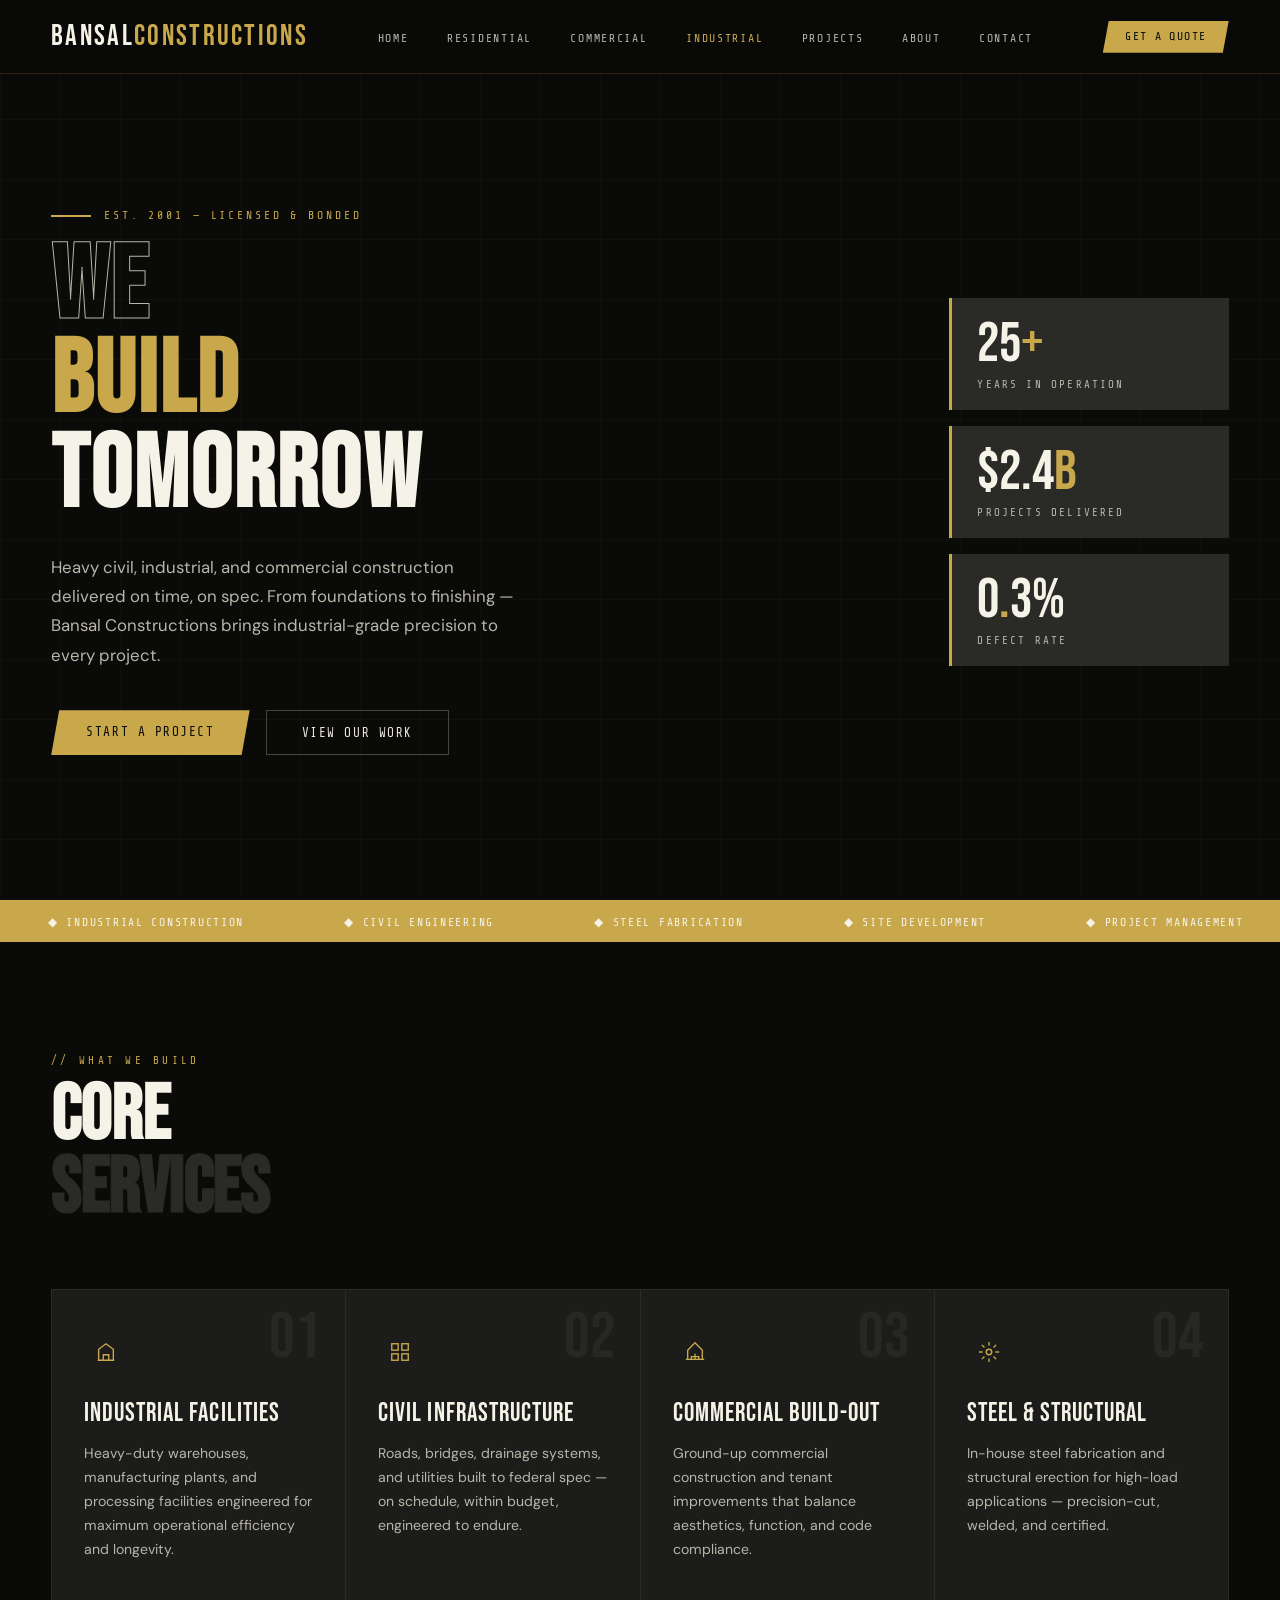
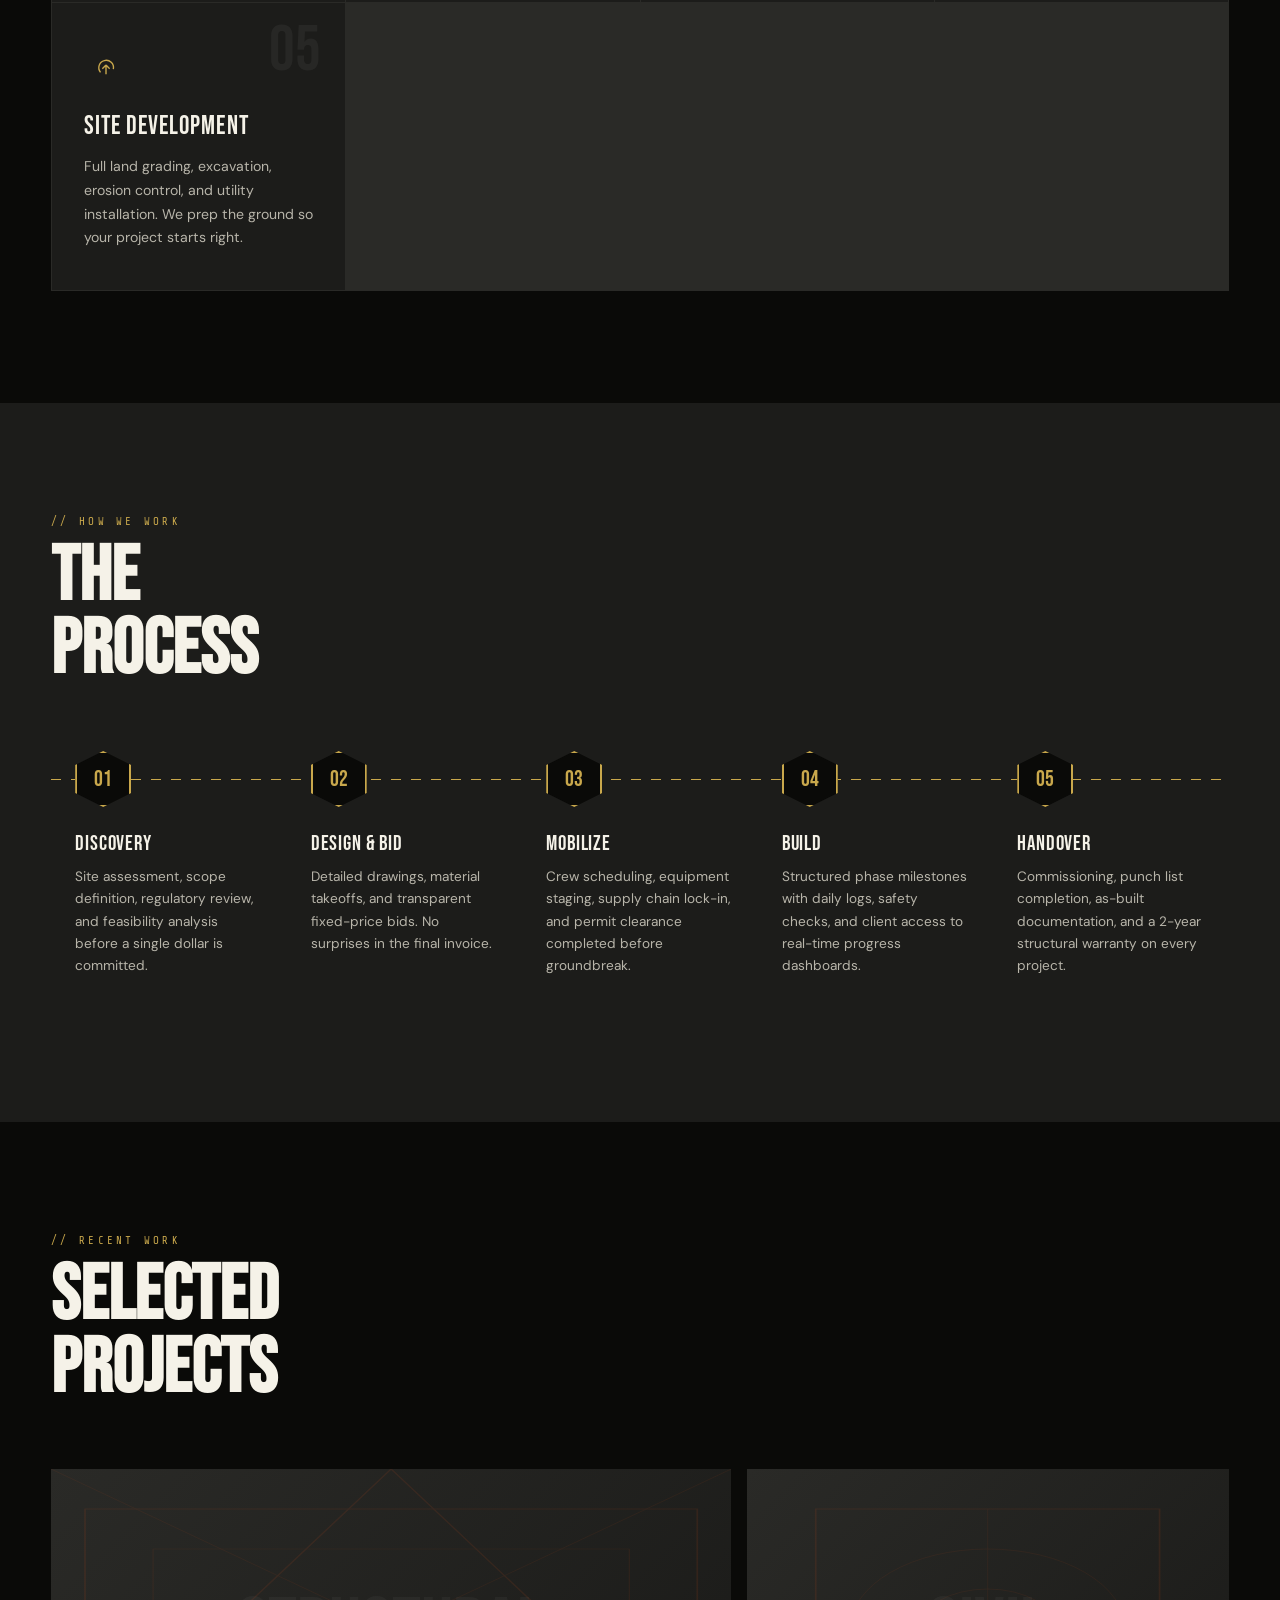
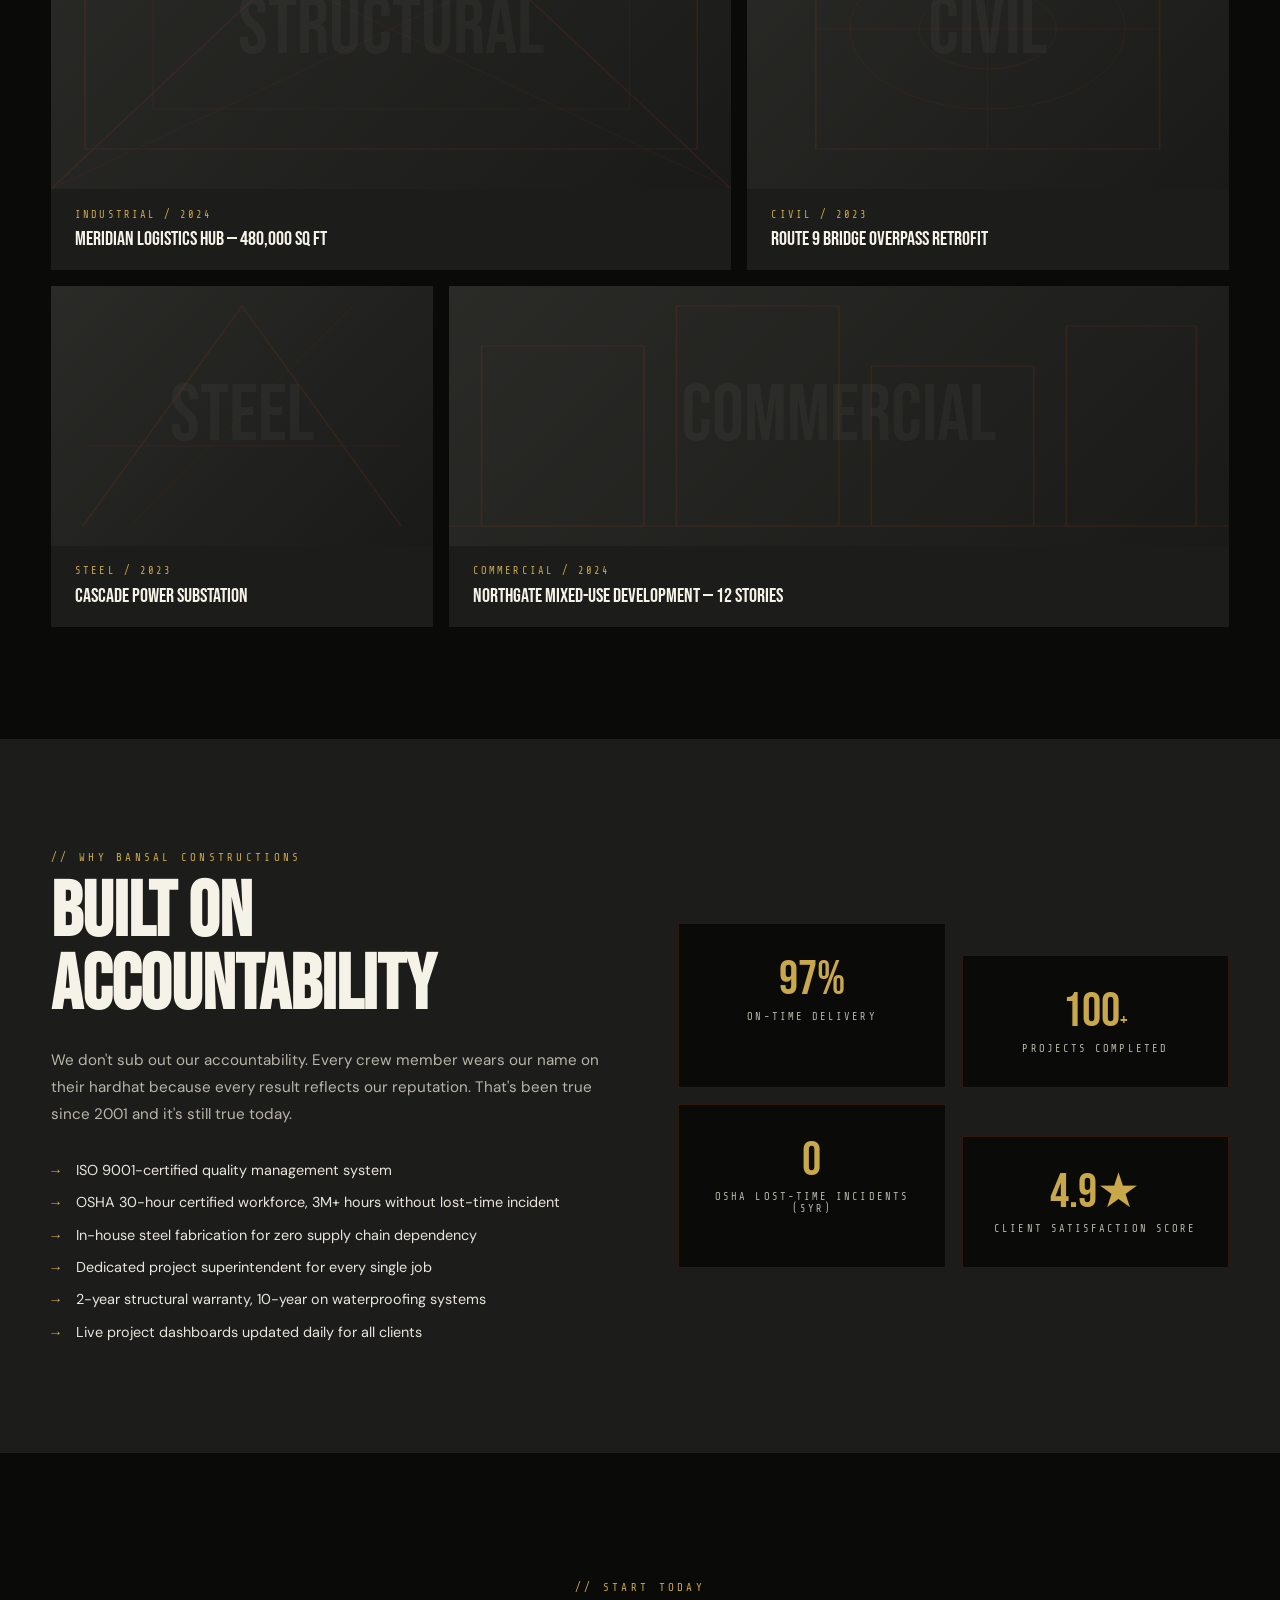
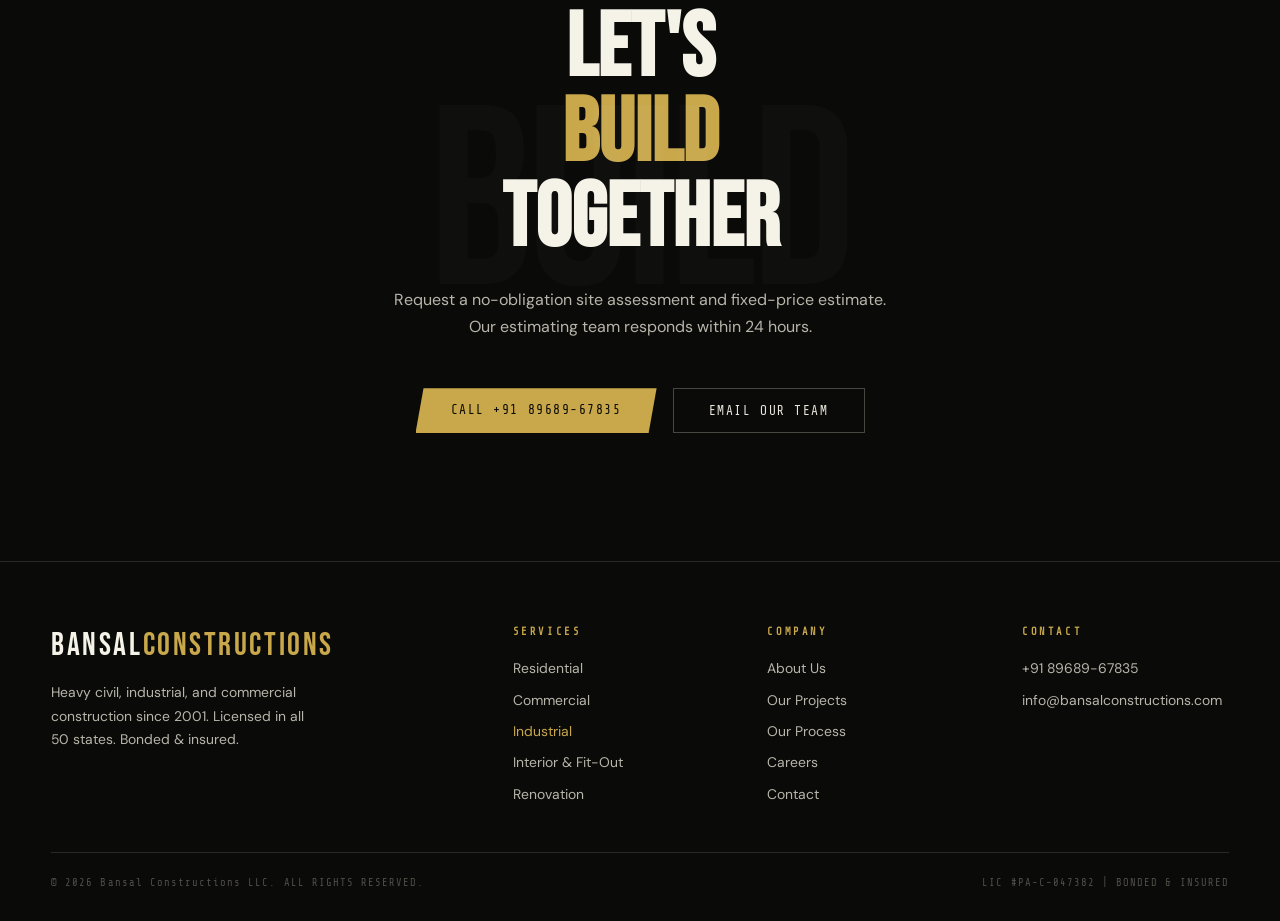
<file: industrial.html>
<!DOCTYPE html>
<html lang="en">

<head>
    <meta charset="UTF-8">
    <meta name="viewport" content="width=device-width, initial-scale=1.0">
    <title>Bansal Constructions</title>
    <link rel="icon" type="image/x-icon" href="logo.ico">
    <link rel="preconnect" href="https://fonts.googleapis.com">
    <link rel="preconnect" href="https://fonts.gstatic.com" crossorigin>
    <link
        href="https://fonts.googleapis.com/css2?family=Bebas+Neue&family=DM+Sans:wght@300;400;500&family=Share+Tech+Mono&display=swap"
        rel="stylesheet">
    <style>
        *,
        *::before,
        *::after {
            box-sizing: border-box;
            margin: 0;
            padding: 0;
        }
/* Target the whole page */
html {
  --scrollbar-bg: #1e2229;       /* Dark slate track */
  --scrollbar-thumb: #f2a900;    /* Structural accent (e.g., Construction Gold/Orange) */
  --scrollbar-hover: #d49400;    /* Slightly darker shade for hover state */
  
  /* Firefox Support */
  scrollbar-width: thin;
  scrollbar-color: var(--scrollbar-thumb) var(--scrollbar-bg);
}

/* Webkit Browsers (Chrome, Safari, Edge, Opera) */
::-webkit-scrollbar {
  width: 10px;  /* Width of the vertical scrollbar */
  height: 10px; /* Height of the horizontal scrollbar */
}

/* The track (background) of the scrollbar */
::-webkit-scrollbar-track {
  background: var(--scrollbar-bg);
  border-radius: 4px;
}

/* The draggable thumb */
::-webkit-scrollbar-thumb {
  background: var(--scrollbar-thumb);
  border-radius: 4px;
  border: 2px solid var(--scrollbar-bg); /* Creates a nice padding effect */
  transition: background 0.3s ease;
}

/* Thumb behavior on hover */
::-webkit-scrollbar-thumb:hover {
  background: var(--scrollbar-hover);
}
        :root {
            --black: #0a0a08;
            --steel: #1c1c1a;
            --iron: #2a2a27;
            --gold: #C9A84C;
            --gold-dim: : #a38531;
            --gold-dark: #9A7A2E;
            --concrete: #b8b5aa;
            --light: #e8e5dc;
            --white: #f5f2e8;
            --mono: 'Share Tech Mono', monospace;
            --display: 'Bebas Neue', sans-serif;
            --body: 'DM Sans', sans-serif;
        }

        html {
            scroll-behavior: smooth;
        }

        body {
            background: var(--black);
            color: var(--light);
            font-family: var(--body);
            overflow-x: hidden;
        }

        /* NAV */
        nav {
            position: fixed;
            top: 0;
            left: 0;
            right: 0;
            z-index: 100;
            display: flex;
            align-items: center;
            justify-content: space-between;
            padding: 1.2rem 4vw;
            background: rgba(10, 10, 8, 0.92);
            border-bottom: 1px solid rgba(201, 75, 26, 0.25);
            backdrop-filter: blur(8px);
        }

        .nav-logo {
            font-family: var(--display);
            font-size: clamp(1.4rem, 3vw, 1.8rem);
            letter-spacing: 0.08em;
            color: var(--white);
        }

        .nav-logo span {
            color: var(--gold);
        }

        .nav-links {
            display: flex;
            gap: clamp(1rem, 3vw, 2.5rem);
            list-style: none;
        }

        .nav-links a {
            font-family: var(--mono);
            font-size: 0.72rem;
            letter-spacing: 0.15em;
            text-transform: uppercase;
            color: var(--concrete);
            text-decoration: none;
            transition: color 0.2s;
        }

        .nav-links a:hover,
        .nav-links a.active {
            color: var(--gold);
        }

        .nav-cta {
            font-family: var(--mono);
            font-size: 0.72rem;
            letter-spacing: 0.12em;
            text-transform: uppercase;
            background: var(--gold);
            color: var(--black);
            border: none;
            cursor: pointer;
            padding: 0.6rem 1.4rem;
            clip-path: polygon(6px 0%, 100% 0%, calc(100% - 6px) 100%, 0% 100%);
            transition: background 0.2s;
        }

        .nav-cta:hover {
            background: var(--gold-dark);
            color: var(--black);
        }

        .hamburger {
            display: none;
            flex-direction: column;
            gap: 5px;
            cursor: pointer;
            padding: 4px;
        }

        .hamburger span {
            display: block;
            width: 24px;
            height: 2px;
            background: var(--light);
            transition: all 0.3s;
        }

        /* HERO */
        .hero {
            min-height: 100vh;
            display: grid;
            grid-template-columns: 1fr 1fr;
            align-items: center;
            padding: 8rem 4vw 4rem;
            position: relative;
            overflow: hidden;
        }

        .hero::before {
            content: '';
            position: absolute;
            inset: 0;
            background:
                repeating-linear-gradient(90deg, rgba(255, 255, 255, 0.02) 0, rgba(255, 255, 255, 0.02) 1px, transparent 1px, transparent 60px),
                repeating-linear-gradient(0deg, rgba(255, 255, 255, 0.02) 0, rgba(255, 255, 255, 0.02) 1px, transparent 1px, transparent 60px);
            pointer-events: none;
        }

        .hero-eyebrow {
            font-family: var(--mono);
            font-size: 0.72rem;
            letter-spacing: 0.25em;
            text-transform: uppercase;
            color: var(--gold);
            margin-bottom: 1.2rem;
            display: flex;
            align-items: center;
            gap: 0.8rem;
        }

        .hero-eyebrow::before {
            content: '';
            display: inline-block;
            width: 40px;
            height: 2px;
            background: var(--gold);
        }

        .hero-title {
            font-family: var(--display);
            font-size: clamp(3.5rem, 8vw, 8rem);
            line-height: 0.92;
            letter-spacing: 0.02em;
            color: var(--white);
            margin-bottom: 1.8rem;
        }

        .hero-title .accent {
            color: var(--gold);
            display: block;
        }

        .hero-title .outline {
            -webkit-text-stroke: 1px var(--concrete);
            color: transparent;
        }

        .hero-body {
            font-size: clamp(0.9rem, 1.5vw, 1.05rem);
            line-height: 1.75;
            color: var(--concrete);
            max-width: 480px;
            margin-bottom: 2.5rem;
        }

        .hero-actions {
            display: flex;
            gap: 1rem;
            flex-wrap: wrap;
        }

        .btn-primary {
            font-family: var(--mono);
            font-size: 0.8rem;
            letter-spacing: 0.12em;
            text-transform: uppercase;
            background: var(--gold);
            color: var(--black);
            border: none;
            cursor: pointer;
            padding: 0.9rem 2.2rem;
            clip-path: polygon(8px 0%, 100% 0%, calc(100% - 8px) 100%, 0% 100%);
            text-decoration: none;
            display: inline-block;
            transition: background 0.2s, transform 0.15s;
        }

        .btn-primary:hover {
            background: var(--gold-dark);
            color: var(--black);
            transform: translateY(-2px);
        }

        .btn-outline {
            font-family: var(--mono);
            font-size: 0.8rem;
            letter-spacing: 0.12em;
            text-transform: uppercase;
            background: transparent;
            color: var(--light);
            border: 1px solid rgba(184, 181, 170, 0.35);
            cursor: pointer;
            padding: 0.9rem 2.2rem;
            text-decoration: none;
            display: inline-block;
            transition: border-color 0.2s, color 0.2s;
        }

        .btn-outline:hover {
            border-color: var(--gold);
            color: var(--gold);
        }

        /* HERO VISUAL */
        .hero-visual {
            display: flex;
            flex-direction: column;
            align-items: flex-end;
            gap: 1rem;
            padding-left: 4vw;
        }

        .stat-block {
            background: var(--iron);
            border-left: 3px solid var(--gold);
            padding: 1.2rem 1.6rem;
            width: 100%;
            max-width: 280px;
            animation: slideIn 0.6s ease both;
        }

        .stat-block:nth-child(2) {
            animation-delay: 0.1s;
        }

        .stat-block:nth-child(3) {
            animation-delay: 0.2s;
            margin-left: 2rem;
        }

        @keyframes slideIn {
            from {
                opacity: 0;
                transform: translateX(30px);
            }

            to {
                opacity: 1;
                transform: translateX(0);
            }
        }

        .stat-num {
            font-family: var(--display);
            font-size: clamp(2.5rem, 5vw, 3.5rem);
            color: var(--white);
            line-height: 1;
        }

        .stat-num span {
            color: var(--gold);
        }

        .stat-label {
            font-family: var(--mono);
            font-size: 0.68rem;
            letter-spacing: 0.2em;
            text-transform: uppercase;
            color: var(--concrete);
            margin-top: 0.3rem;
        }

        /* TICKER */
        .ticker {
            background: var(--gold);
            padding: 0.65rem 0;
            overflow: hidden;
            white-space: nowrap;
        }

        .ticker-inner {
            display: inline-block;
            animation: ticker 30s linear infinite;
        }

        .ticker-inner span {
            font-family: var(--mono);
            font-size: 0.72rem;
            letter-spacing: 0.15em;
            text-transform: uppercase;
            color: var(--white);
            padding: 0 3rem;
        }

        .ticker-inner span::before {
            content: '◆  ';
        }

        @keyframes ticker {
            from {
                transform: translateX(0);
            }

            to {
                transform: translateX(-50%);
            }
        }

        /* SERVICES */
        .services {
            padding: 7rem 4vw;
            position: relative;
        }

        .section-label {
            font-family: var(--mono);
            font-size: 0.68rem;
            letter-spacing: 0.3em;
            text-transform: uppercase;
            color: var(--gold);
            margin-bottom: 0.8rem;
        }

        .section-title {
            font-family: var(--display);
            font-size: clamp(2.5rem, 6vw, 5rem);
            color: var(--white);
            line-height: 0.95;
            margin-bottom: 4rem;
        }

        .section-title .dim {
            color: var(--iron);
            -webkit-text-stroke: 1px var(--iron);
        }

        .services-grid {
            display: grid;
            grid-template-columns: repeat(auto-fit, minmax(260px, 1fr));
            gap: 1px;
            background: var(--iron);
            border: 1px solid var(--iron);
        }

        .service-card {
            background: var(--steel);
            padding: 2.5rem 2rem;
            position: relative;
            overflow: hidden;
            transition: background 0.3s;
            cursor: default;
        }

        .service-card::after {
            content: '';
            position: absolute;
            bottom: 0;
            left: 0;
            width: 0;
            height: 3px;
            background: var(--gold);
            transition: width 0.4s ease;
        }

        .service-card:hover {
            background: var(--iron);
        }

        .service-card:hover::after {
            width: 100%;
        }

        .service-num {
            font-family: var(--display);
            font-size: 4rem;
            color: rgba(255, 255, 255, 0.05);
            position: absolute;
            top: 1rem;
            right: 1.5rem;
            line-height: 1;
            user-select: none;
        }

        .service-icon {
            width: 44px;
            height: 44px;
            border: 1px solid var(--gold-dim);
            display: flex;
            align-items: center;
            justify-content: center;
            margin-bottom: 1.5rem;
        }

        .service-icon svg {
            width: 22px;
            height: 22px;
            stroke: var(--gold);
            fill: none;
            stroke-width: 1.5;
        }

        .service-name {
            font-family: var(--display);
            font-size: 1.6rem;
            letter-spacing: 0.04em;
            color: var(--white);
            margin-bottom: 0.8rem;
        }

        .service-desc {
            font-size: 0.88rem;
            line-height: 1.7;
            color: var(--concrete);
        }

        /* PROCESS */
        .process {
            padding: 7rem 4vw;
            background: var(--steel);
        }

        .process-steps {
            display: grid;
            grid-template-columns: repeat(auto-fit, minmax(200px, 1fr));
            gap: 0;
            margin-top: 4rem;
            position: relative;
        }

        .process-steps::before {
            content: '';
            position: absolute;
            top: 28px;
            left: 0;
            right: 0;
            height: 1px;
            background: repeating-linear-gradient(90deg, var(--gold) 0, var(--gold) 10px, transparent 10px, transparent 20px);
            z-index: 0;
        }

        .step {
            padding: 0 1.5rem 2rem;
            position: relative;
            z-index: 1;
        }

        .step-dot {
            width: 56px;
            height: 56px;
            background: var(--black);
            border: 2px solid var(--gold);
            display: flex;
            align-items: center;
            justify-content: center;
            margin-bottom: 1.5rem;
            clip-path: polygon(50% 0%, 100% 25%, 100% 75%, 50% 100%, 0% 75%, 0% 25%);
        }

        .step-dot-num {
            font-family: var(--display);
            font-size: 1.4rem;
            color: var(--gold);
        }

        .step-name {
            font-family: var(--display);
            font-size: 1.3rem;
            letter-spacing: 0.04em;
            color: var(--white);
            margin-bottom: 0.6rem;
        }

        .step-desc {
            font-size: 0.85rem;
            color: var(--concrete);
            line-height: 1.65;
        }

        /* PROJECTS */
        .projects {
            padding: 7rem 4vw;
        }

        .projects-grid {
            display: grid;
            grid-template-columns: repeat(12, 1fr);
            gap: 1rem;
            margin-top: 4rem;
        }

        .project-card {
            background: var(--iron);
            overflow: hidden;
            position: relative;
            cursor: pointer;
        }

        .project-card:hover .project-overlay {
            opacity: 1;
        }

        .project-card:nth-child(1) {
            grid-column: span 7;
        }

        .project-card:nth-child(2) {
            grid-column: span 5;
        }

        .project-card:nth-child(3) {
            grid-column: span 4;
        }

        .project-card:nth-child(4) {
            grid-column: span 8;
        }

        .project-img {
            width: 100%;
            aspect-ratio: auto;
            display: block;
        }

        .project-card:nth-child(1) .project-img {
            height: 320px;
        }

        .project-card:nth-child(2) .project-img {
            height: 320px;
        }

        .project-card:nth-child(3) .project-img {
            height: 260px;
        }

        .project-card:nth-child(4) .project-img {
            height: 260px;
        }

        /* SVG placeholder renders */
        .project-placeholder {
            width: 100%;
            height: 100%;
            display: flex;
            align-items: flex-end;
            padding: 1.5rem;
            background: linear-gradient(135deg, var(--iron) 0%, #1a1a18 100%);
            position: relative;
            overflow: hidden;
        }

        .project-placeholder::before {
            content: attr(data-label);
            position: absolute;
            top: 50%;
            left: 50%;
            transform: translate(-50%, -50%);
            font-family: var(--display);
            font-size: 5rem;
            color: rgba(255, 255, 255, 0.04);
            white-space: nowrap;
            pointer-events: none;
        }

        .project-overlay {
            position: absolute;
            inset: 0;
            background: #9A7A2E;
            display: flex;
            align-items: center;
            justify-content: center;
            opacity: 0;
            transition: opacity 0.3s;
        }

        .project-overlay-text {
            font-family: var(--display);
            font-size: 1.2rem;
            letter-spacing: 0.12em;
            color: var(--white);
        }

        .project-meta {
            padding: 1.2rem 1.5rem;
            background: var(--steel);
        }

        .project-tag {
            font-family: var(--mono);
            font-size: 0.65rem;
            letter-spacing: 0.2em;
            text-transform: uppercase;
            color: var(--gold);
            margin-bottom: 0.4rem;
        }

        .project-title {
            font-family: var(--display);
            font-size: 1.25rem;
            color: var(--white);
        }

        /* WHY US */
        .why {
            padding: 7rem 4vw;
            background: var(--steel);
        }

        .why-inner {
            display: grid;
            grid-template-columns: 1fr 1fr;
            gap: 6vw;
            align-items: center;
        }

        .why-left .section-title {
            margin-bottom: 1.5rem;
        }

        .why-body {
            font-size: 0.95rem;
            line-height: 1.8;
            color: var(--concrete);
            margin-bottom: 2rem;
        }

        .why-features {
            list-style: none;
            display: flex;
            flex-direction: column;
            gap: 0.9rem;
        }

        .why-features li {
            display: flex;
            align-items: flex-start;
            gap: 1rem;
            font-size: 0.9rem;
            color: var(--light);
        }

        .why-features li::before {
            content: '→';
            color: var(--gold);
            font-family: var(--mono);
            flex-shrink: 0;
            margin-top: 1px;
        }

        .why-right {
            display: grid;
            grid-template-columns: 1fr 1fr;
            gap: 1rem;
        }

        .metric-card {
            background: var(--black);
            border: 1px solid rgba(201, 75, 26, 0.2);
            padding: 2rem 1.5rem;
            text-align: center;
            transition: border-color 0.3s;
        }

        .metric-card:hover {
            border-color: var(--gold);
        }

        .metric-card:nth-child(2) {
            margin-top: 2rem;
        }

        .metric-card:nth-child(4) {
            margin-top: 2rem;
        }

        .metric-big {
            font-family: var(--display);
            font-size: clamp(2.2rem, 4vw, 3rem);
            color: var(--gold);
            line-height: 1;
            margin-bottom: 0.4rem;
        }

        .metric-label {
            font-family: var(--mono);
            font-size: 0.65rem;
            letter-spacing: 0.2em;
            text-transform: uppercase;
            color: var(--concrete);
        }

        /* CTA */
        .cta-section {
            padding: 8rem 4vw;
            text-align: center;
            position: relative;
            overflow: hidden;
        }

        .cta-section::before {
            content: 'BUILD';
            position: absolute;
            top: 50%;
            left: 50%;
            transform: translate(-50%, -50%);
            font-family: var(--display);
            font-size: clamp(8rem, 20vw, 18rem);
            color: rgba(255, 255, 255, 0.025);
            pointer-events: none;
            white-space: nowrap;
            letter-spacing: -0.02em;
        }

        .cta-section .section-label {
            justify-content: center;
            display: flex;
        }

        .cta-title {
            font-family: var(--display);
            font-size: clamp(2.8rem, 7vw, 6.5rem);
            color: var(--white);
            line-height: 0.95;
            margin-bottom: 1.5rem;
        }

        .cta-title span {
            color: var(--gold);
        }

        .cta-sub {
            font-size: 1rem;
            color: var(--concrete);
            max-width: 520px;
            margin: 0 auto 3rem;
            line-height: 1.7;
        }

        .cta-actions {
            display: flex;
            gap: 1rem;
            justify-content: center;
            flex-wrap: wrap;
        }

        /* FOOTER */
        footer {
            background: var(--black);
            border-top: 1px solid var(--iron);
            padding: 4rem 4vw 2rem;
        }

        .footer-grid {
            display: grid;
            grid-template-columns: 2fr 1fr 1fr 1fr;
            gap: 3rem;
            margin-bottom: 3rem;
        }

        .footer-brand .nav-logo {
            font-size: 2rem;
            display: block;
            margin-bottom: 1rem;
        }

        .footer-desc {
            font-size: 0.87rem;
            color: var(--concrete);
            line-height: 1.7;
            max-width: 260px;
        }

        .footer-col h4 {
            font-family: var(--mono);
            font-size: 0.65rem;
            letter-spacing: 0.25em;
            text-transform: uppercase;
            color: var(--gold);
            margin-bottom: 1.2rem;
        }

        .footer-col ul {
            list-style: none;
            display: flex;
            flex-direction: column;
            gap: 0.65rem;
        }

        .footer-col ul a {
            font-size: 0.87rem;
            color: var(--concrete);
            text-decoration: none;
            transition: color 0.2s;
        }

        .footer-col ul a:hover {
            color: var(--gold);
        }

        .footer-bottom {
            border-top: 1px solid var(--iron);
            padding-top: 1.5rem;
            display: flex;
            align-items: center;
            justify-content: space-between;
            flex-wrap: wrap;
            gap: 1rem;
        }

        .footer-copy {
            font-family: var(--mono);
            font-size: 0.65rem;
            letter-spacing: 0.1em;
            color: rgba(184, 181, 170, 0.4);
        }

        /* MOBILE */
        @media (max-width: 900px) {
            nav {
                padding: 1rem 5vw;
            }

            .nav-links {
                display: none;
            }

            .nav-cta {
                display: none;
            }

            .hamburger {
                display: flex;
            }

            .hero {
                grid-template-columns: 1fr;
                padding-top: 7rem;
                gap: 3rem;
            }

            .hero-visual {
                padding-left: 0;
                flex-direction: row;
                flex-wrap: wrap;
                align-items: stretch;
            }

            .stat-block {
                max-width: none;
                flex: 1 1 140px;
            }

            .stat-block:nth-child(3) {
                margin-left: 0;
            }

            .process-steps::before {
                display: none;
            }

            .process-steps {
                gap: 1rem;
            }

            .step {
                padding: 0 0 1rem;
            }

            .projects-grid {
                grid-template-columns: 1fr;
            }

            .project-card:nth-child(n) {
                grid-column: span 1;
            }

            .project-card:nth-child(1) .project-img {
                height: 220px;
            }

            .project-card:nth-child(2) .project-img {
                height: 220px;
            }

            .project-card:nth-child(3) .project-img {
                height: 200px;
            }

            .project-card:nth-child(4) .project-img {
                height: 200px;
            }

            .why-inner {
                grid-template-columns: 1fr;
                gap: 3rem;
            }

            .footer-grid {
                grid-template-columns: 1fr 1fr;
            }

            .footer-brand {
                grid-column: span 2;
            }
        }

        @media (max-width: 600px) {
            .hero-title {
                font-size: clamp(3rem, 13vw, 5rem);
            }

            .section-title {
                font-size: clamp(2.2rem, 10vw, 3.5rem);
            }

            .why-right {
                grid-template-columns: 1fr 1fr;
            }

            .metric-card:nth-child(2),
            .metric-card:nth-child(4) {
                margin-top: 0;
            }

            .footer-grid {
                grid-template-columns: 1fr;
            }

            .footer-brand {
                grid-column: span 1;
            }

            .cta-section::before {
                font-size: 4rem;
            }
        }

        /* Mobile nav open state */
        body.nav-open .nav-links {
            display: flex;
            flex-direction: column;
            position: fixed;
            top: 56px;
            left: 0;
            right: 0;
            background: rgba(10, 10, 8, 0.98);
            padding: 2rem 5vw;
            gap: 1.5rem;
            border-bottom: 1px solid var(--iron);
            z-index: 99;
        }

        body.nav-open .nav-links a {
            font-size: 0.9rem;
        }

        body.nav-open .hamburger span:nth-child(1) {
            transform: rotate(45deg) translateY(7px);
        }

        body.nav-open .hamburger span:nth-child(2) {
            opacity: 0;
        }

        body.nav-open .hamburger span:nth-child(3) {
            transform: rotate(-45deg) translateY(-7px);
        }

        .footer-links a.active {
            color: var(--gold);
        }
    </style>
</head>

<body>

    <!-- NAV -->
    <nav>
        <div class="nav-logo">Bansal<span>Constructions</span></div>
        <ul class="nav-links">
            <li><a href="index.html">Home</a></li>
            <li><a href="residential.html">Residential</a></li>
            <li><a href="commercial.html">Commercial</a></li>
            <li><a href="industrial.html" class="active">Industrial</a></li>
            <li><a href="projects.html">Projects</a></li>
            <li><a href="about.html">About</a></li>
            <li><a href="contact.html">Contact</a></li>
        </ul>
        <button class="nav-cta" onclick="document.getElementById('contact').scrollIntoView({behavior:'smooth'})">Get a
            Quote</button>
        <div class="hamburger" onclick="document.body.classList.toggle('nav-open')" aria-label="Toggle menu">
            <span></span><span></span><span></span>
        </div>
    </nav>

    <!-- HERO -->
    <section class="hero">
        <div class="hero-content">
            <div class="hero-eyebrow">Est. 2001 — Licensed & Bonded</div>
            <h1 class="hero-title">
                <span class="outline">We</span>
                <span class="accent">Build</span>
                Tomorrow
            </h1>
            <p class="hero-body">Heavy civil, industrial, and commercial construction delivered on time, on spec. From
                foundations to finishing — Bansal Constructions brings industrial-grade precision to every project.</p>
            <div class="hero-actions">
                <a href="#contact" class="btn-primary">Start a Project</a>
                <a href="#projects" class="btn-outline">View Our Work</a>
            </div>
        </div>
        <div class="hero-visual">
            <div class="stat-block">
                <div class="stat-num">25<span>+</span></div>
                <div class="stat-label">Years in Operation</div>
            </div>
            <div class="stat-block">
                <div class="stat-num">$2.4<span>B</span></div>
                <div class="stat-label">Projects Delivered</div>
            </div>
            <div class="stat-block">
                <div class="stat-num">0<span>.</span>3%</div>
                <div class="stat-label">Defect Rate</div>
            </div>
        </div>
    </section>

    <!-- TICKER -->
    <div class="ticker">
        <div class="ticker-inner">
            <span>Industrial Construction</span>
            <span>Civil Engineering</span>
            <span>Steel Fabrication</span>
            <span>Site Development</span>
            <span>Project Management</span>
            <span>Safety Certified</span>
            <span>Industrial Construction</span>
            <span>Civil Engineering</span>
            <span>Steel Fabrication</span>
            <span>Site Development</span>
            <span>Project Management</span>
            <span>Safety Certified</span>
        </div>
    </div>

    <!-- SERVICES -->
    <section class="services" id="services">
        <div class="section-label">// What We Build</div>
        <h2 class="section-title">Core<br><span class="dim">Services</span></h2>
        <div class="services-grid">
            <div class="service-card">
                <div class="service-num">01</div>
                <div class="service-icon">
                    <svg viewBox="0 0 24 24">
                        <path d="M3 21h18M4 21V9l8-6 8 6v12M9 21v-6h6v6" />
                    </svg>
                </div>
                <div class="service-name">Industrial Facilities</div>
                <p class="service-desc">Heavy-duty warehouses, manufacturing plants, and processing facilities
                    engineered for maximum operational efficiency and longevity.</p>
            </div>
            <div class="service-card">
                <div class="service-num">02</div>
                <div class="service-icon">
                    <svg viewBox="0 0 24 24">
                        <rect x="3" y="3" width="7" height="7" />
                        <rect x="14" y="3" width="7" height="7" />
                        <rect x="14" y="14" width="7" height="7" />
                        <rect x="3" y="14" width="7" height="7" />
                    </svg>
                </div>
                <div class="service-name">Civil Infrastructure</div>
                <p class="service-desc">Roads, bridges, drainage systems, and utilities built to federal spec — on
                    schedule, within budget, engineered to endure.</p>
            </div>
            <div class="service-card">
                <div class="service-num">03</div>
                <div class="service-icon">
                    <svg viewBox="0 0 24 24">
                        <path d="M2 20h20M4 20V10l8-8 8 8v10" />
                        <path d="M12 20v-6" />
                        <path d="M8 20v-3h8v3" />
                    </svg>
                </div>
                <div class="service-name">Commercial Build-Out</div>
                <p class="service-desc">Ground-up commercial construction and tenant improvements that balance
                    aesthetics, function, and code compliance.</p>
            </div>
            <div class="service-card">
                <div class="service-num">04</div>
                <div class="service-icon">
                    <svg viewBox="0 0 24 24">
                        <circle cx="12" cy="12" r="3" />
                        <path
                            d="M12 1v4M12 19v4M4.22 4.22l2.83 2.83M16.95 16.95l2.83 2.83M1 12h4M19 12h4M4.22 19.78l2.83-2.83M16.95 7.05l2.83-2.83" />
                    </svg>
                </div>
                <div class="service-name">Steel & Structural</div>
                <p class="service-desc">In-house steel fabrication and structural erection for high-load applications —
                    precision-cut, welded, and certified.</p>
            </div>
            <div class="service-card">
                <div class="service-num">05</div>
                <div class="service-icon">
                    <svg viewBox="0 0 24 24">
                        <path d="M12 22V12M12 12L8 16M12 12l4 4" />
                        <path d="M20 16.5A8 8 0 1 0 6 20" />
                    </svg>
                </div>
                <div class="service-name">Site Development</div>
                <p class="service-desc">Full land grading, excavation, erosion control, and utility installation. We
                    prep the ground so your project starts right.</p>
            </div>
        </div>
    </section>

    <!-- PROCESS -->
    <section class="process" id="process">
        <div class="section-label">// How We Work</div>
        <h2 class="section-title">The<br>Process</h2>
        <div class="process-steps">
            <div class="step">
                <div class="step-dot">
                    <div class="step-dot-num">01</div>
                </div>
                <div class="step-name">Discovery</div>
                <p class="step-desc">Site assessment, scope definition, regulatory review, and feasibility analysis
                    before a single dollar is committed.</p>
            </div>
            <div class="step">
                <div class="step-dot">
                    <div class="step-dot-num">02</div>
                </div>
                <div class="step-name">Design & Bid</div>
                <p class="step-desc">Detailed drawings, material takeoffs, and transparent fixed-price bids. No
                    surprises in the final invoice.</p>
            </div>
            <div class="step">
                <div class="step-dot">
                    <div class="step-dot-num">03</div>
                </div>
                <div class="step-name">Mobilize</div>
                <p class="step-desc">Crew scheduling, equipment staging, supply chain lock-in, and permit clearance
                    completed before groundbreak.</p>
            </div>
            <div class="step">
                <div class="step-dot">
                    <div class="step-dot-num">04</div>
                </div>
                <div class="step-name">Build</div>
                <p class="step-desc">Structured phase milestones with daily logs, safety checks, and client access to
                    real-time progress dashboards.</p>
            </div>
            <div class="step">
                <div class="step-dot">
                    <div class="step-dot-num">05</div>
                </div>
                <div class="step-name">Handover</div>
                <p class="step-desc">Commissioning, punch list completion, as-built documentation, and a 2-year
                    structural warranty on every project.</p>
            </div>
        </div>
    </section>

    <!-- PROJECTS -->
    <section class="projects" id="projects">
        <div class="section-label">// Recent Work</div>
        <h2 class="section-title">Selected<br>Projects</h2>
        <div class="projects-grid">
            <div class="project-card">
                <div class="project-img">
                    <div class="project-placeholder" style="height:320px;" data-label="STRUCTURAL">
                        <svg width="100%" height="100%" style="position:absolute;inset:0;opacity:0.12"
                            viewBox="0 0 400 320" preserveAspectRatio="none">
                            <line x1="0" y1="320" x2="200" y2="0" stroke="#c94b1a" stroke-width="1" />
                            <line x1="400" y1="320" x2="200" y2="0" stroke="#c94b1a" stroke-width="1" />
                            <line x1="0" y1="0" x2="400" y2="320" stroke="#c94b1a" stroke-width="0.5" />
                            <line x1="0" y1="320" x2="400" y2="0" stroke="#c94b1a" stroke-width="0.5" />
                            <rect x="20" y="40" width="360" height="240" fill="none" stroke="#c94b1a"
                                stroke-width="1" />
                            <rect x="60" y="80" width="280" height="160" fill="none" stroke="#c94b1a"
                                stroke-width="0.5" />
                        </svg>
                    </div>
                </div>
                <div class="project-overlay">
                    <div class="project-overlay-text">View Case Study →</div>
                </div>
                <div class="project-meta">
                    <div class="project-tag">Industrial / 2024</div>
                    <div class="project-title">Meridian Logistics Hub — 480,000 sq ft</div>
                </div>
            </div>
            <div class="project-card">
                <div class="project-img">
                    <div class="project-placeholder" style="height:320px;" data-label="CIVIL">
                        <svg width="100%" height="100%" style="position:absolute;inset:0;opacity:0.12"
                            viewBox="0 0 280 320" preserveAspectRatio="none">
                            <rect x="40" y="40" width="200" height="240" fill="none" stroke="#c94b1a"
                                stroke-width="1" />
                            <line x1="40" y1="160" x2="240" y2="160" stroke="#c94b1a" stroke-width="0.5" />
                            <line x1="140" y1="40" x2="140" y2="280" stroke="#c94b1a" stroke-width="0.5" />
                            <circle cx="140" cy="160" r="80" fill="none" stroke="#c94b1a" stroke-width="0.5" />
                            <circle cx="140" cy="160" r="40" fill="none" stroke="#c94b1a" stroke-width="0.5" />
                        </svg>
                    </div>
                </div>
                <div class="project-overlay">
                    <div class="project-overlay-text">View Case Study →</div>
                </div>
                <div class="project-meta">
                    <div class="project-tag">Civil / 2023</div>
                    <div class="project-title">Route 9 Bridge Overpass Retrofit</div>
                </div>
            </div>
            <div class="project-card">
                <div class="project-img">
                    <div class="project-placeholder" style="height:260px;" data-label="STEEL">
                        <svg width="100%" height="100%" style="position:absolute;inset:0;opacity:0.12"
                            viewBox="0 0 240 260" preserveAspectRatio="none">
                            <polyline points="20,240 120,20 220,240" fill="none" stroke="#c94b1a" stroke-width="1" />
                            <line x1="20" y1="160" x2="220" y2="160" stroke="#c94b1a" stroke-width="0.5" />
                            <line x1="50" y1="240" x2="190" y2="20" stroke="#c94b1a" stroke-width="0.5" />
                        </svg>
                    </div>
                </div>
                <div class="project-overlay">
                    <div class="project-overlay-text">View Case Study →</div>
                </div>
                <div class="project-meta">
                    <div class="project-tag">Steel / 2023</div>
                    <div class="project-title">Cascade Power Substation</div>
                </div>
            </div>
            <div class="project-card">
                <div class="project-img">
                    <div class="project-placeholder" style="height:260px;" data-label="COMMERCIAL">
                        <svg width="100%" height="100%" style="position:absolute;inset:0;opacity:0.12"
                            viewBox="0 0 480 260" preserveAspectRatio="none">
                            <rect x="20" y="60" width="100" height="180" fill="none" stroke="#c94b1a"
                                stroke-width="1" />
                            <rect x="140" y="20" width="100" height="220" fill="none" stroke="#c94b1a"
                                stroke-width="1" />
                            <rect x="260" y="80" width="100" height="160" fill="none" stroke="#c94b1a"
                                stroke-width="1" />
                            <rect x="380" y="40" width="80" height="200" fill="none" stroke="#c94b1a"
                                stroke-width="1" />
                            <line x1="0" y1="240" x2="480" y2="240" stroke="#c94b1a" stroke-width="1" />
                        </svg>
                    </div>
                </div>
                <div class="project-overlay">
                    <div class="project-overlay-text">View Case Study →</div>
                </div>
                <div class="project-meta">
                    <div class="project-tag">Commercial / 2024</div>
                    <div class="project-title">Northgate Mixed-Use Development — 12 Stories</div>
                </div>
            </div>
        </div>
    </section>

    <!-- WHY US -->
    <section class="why" id="about">
        <div class="why-inner">
            <div class="why-left">
                <div class="section-label">// Why Bansal Constructions</div>
                <h2 class="section-title">Built on<br>Accountability</h2>
                <p class="why-body">We don't sub out our accountability. Every crew member wears our name on their
                    hardhat because every result reflects our reputation. That's been true since 2001 and it's still
                    true today.</p>
                <ul class="why-features">
                    <li>ISO 9001-certified quality management system</li>
                    <li>OSHA 30-hour certified workforce, 3M+ hours without lost-time incident</li>
                    <li>In-house steel fabrication for zero supply chain dependency</li>
                    <li>Dedicated project superintendent for every single job</li>
                    <li>2-year structural warranty, 10-year on waterproofing systems</li>
                    <li>Live project dashboards updated daily for all clients</li>
                </ul>
            </div>
            <div class="why-right">
                <div class="metric-card">
                    <div class="metric-big">97%</div>
                    <div class="metric-label">On-Time Delivery</div>
                </div>
                <div class="metric-card">
                    <div class="metric-big">100<span style="font-size:1.2rem">+</span></div>
                    <div class="metric-label">Projects Completed</div>
                </div>
                <div class="metric-card">
                    <div class="metric-big">0</div>
                    <div class="metric-label">OSHA Lost-Time Incidents (5yr)</div>
                </div>
                <div class="metric-card">
                    <div class="metric-big">4.9★</div>
                    <div class="metric-label">Client Satisfaction Score</div>
                </div>
            </div>
        </div>
    </section>

    <!-- CTA -->
    <section class="cta-section" id="contact">
        <div class="section-label">// Start Today</div>
        <h2 class="cta-title">Let's<br><span>Build</span><br>Together</h2>
        <p class="cta-sub">Request a no-obligation site assessment and fixed-price estimate. Our estimating team
            responds within 24 hours.</p>
        <div class="cta-actions">
            <a href="tel:+91 89689-67835" class="btn-primary">Call +91 89689-67835</a>
            <a href="mailto:projects@Bansal Constructions.com" class="btn-outline">Email Our Team</a>
        </div>
    </section>

    <!-- FOOTER -->
    <footer>
        <div class="footer-grid">
            <div class="footer-brand">
                <span class="nav-logo">Bansal<span>Constructions</span></span>
                <p class="footer-desc">Heavy civil, industrial, and commercial construction since 2001. Licensed in all
                    50 states. Bonded & insured.</p>
            </div>
            <div class="footer-col">
                <h4>Services</h4>
                <ul class="footer-links">
                    <li><a href="residential.html">Residential</a></li>
                    <li><a href="commercial.html">Commercial</a></li>
                    <li><a href="industrial.html" class="active">Industrial</a></li>
                    <li><a href="curtain.html">Interior & Fit-Out</a></li>
                    <li><a href="renovation.html">Renovation</a></li>
                </ul>
            </div>
            <div class="footer-col">
                <h4>Company</h4>
                <ul>
                    <li><a href="about.html">About Us</a></li>
                    <li><a href="projects.html">Our Projects</a></li>
                    <li><a href="process.html">Our Process</a></li>
                    <li><a href="careers.html">Careers</a></li>
                    <li><a href="contact.html">Contact</a></li>
                </ul>
            </div>
            <div class="footer-col">
                <h4>Contact</h4>
                <ul>
                    <li><a href="tel:+91 89689-67835">+91 89689-67835</a></li>
                    <li><a href="mailto:bansal_constructions.official@gmail.com">info@bansalconstructions.com</a></li>
                    <!-- <li><a href="#">1420 Industrial Blvd</a></li>
                    <li><a href="#">Pittsburgh, PA 15201</a></li> -->
                </ul>
            </div>
        </div>
        <div class="footer-bottom">
            <span class="footer-copy">© 2026 Bansal Constructions LLC. ALL RIGHTS RESERVED.</span>
            <span class="footer-copy">LIC #PA-C-047382 | BONDED & INSURED</span>
        </div>
    </footer>

    <script>
        // Close mobile nav on link click
        document.querySelectorAll('.nav-links a').forEach(link => {
            link.addEventListener('click', () => document.body.classList.remove('nav-open'));
        });
        // Close on outside click
        document.addEventListener('click', (e) => {
            if (!e.target.closest('nav')) document.body.classList.remove('nav-open');
        });
    </script>


    <script>
        const TitleManager = {
            // Internal State
            baseTitle: document.title,
            currentInterval: null,
            unreadCount: 0,

            // Core Helper: Safely clears any active animation
            clearActiveAnimation() {
                clearInterval(this.currentInterval);
                this.currentInterval = null;
                this.updateDisplay();
            },

            // Core Helper: Refreshes the title with the unread count prefix if applicable
            updateDisplay(text = this.baseTitle) {
                const prefix = this.unreadCount > 0 ? `(${this.unreadCount}) ` : '';
                document.title = prefix + text;
            },

            // 1. DYNAMIC UNREAD COUNTER
            setUnreadCount(count) {
                this.unreadCount = count;
                this.updateDisplay();
            },

            clearUnreadCount() {
                this.unreadCount = 0;
                this.updateDisplay();
            },

            // 2. THE MARQUEE SCROLLER
            startMarquee(speed = 150) {
                this.clearActiveAnimation();
                let text = this.baseTitle + "   |   "; // Added spacing for smooth looping

                this.currentInterval = setInterval(() => {
                    text = text.substring(1) + text.substring(0, 1);
                    this.updateDisplay(text);
                }, speed);
            },

            // 3. THE LIVE TYPING EFFECT
            type(newMessage, speed = 100, holdTime = 3000) {
                this.clearActiveAnimation();
                let index = 0;
                let direction = 1; // 1 = typing forward, -1 = deleting
                let currentText = "";

                this.currentInterval = setInterval(() => {
                    if (direction === 1) {
                        currentText = newMessage.substring(0, index + 1);
                        this.updateDisplay(currentText);
                        index++;

                        // Finished typing
                        if (index === newMessage.length) {
                            direction = 0; // Pause state
                            setTimeout(() => { direction = -1; }, holdTime); // Hold before deleting
                        }
                    } else if (direction === -1) {
                        currentText = newMessage.substring(0, index - 1);
                        this.updateDisplay(currentText);
                        index--;

                        // Finished deleting, loop back to main marquee
                        if (index === 0) {
                            this.startMarquee();
                        }
                    }
                }, speed);
            },

            // 4. SMART ATTENTION GRABBER (Visibility API)
            initVisibilityCheck() {
                document.addEventListener('visibilitychange', () => {
                    if (document.hidden) {
                        // User left: Flash an emergency notice
                        this.clearActiveAnimation();
                        let toggle = false;
                        this.currentInterval = setInterval(() => {
                            document.title = toggle ? "📢 WE MISS YOU!" : "👀 Come Look!";
                            toggle = !toggle;
                        }, 800);
                    } else {
                        // User returned: Go back to normal marquee
                        this.startMarquee();
                    }
                });
            }
        };

        // --- RUN UPON PAGE LOAD ---
        TitleManager.startMarquee();        // Start rolling the text
        TitleManager.initVisibilityCheck(); // Listen for tab switches
    </script>
</body>

</html>
</file>
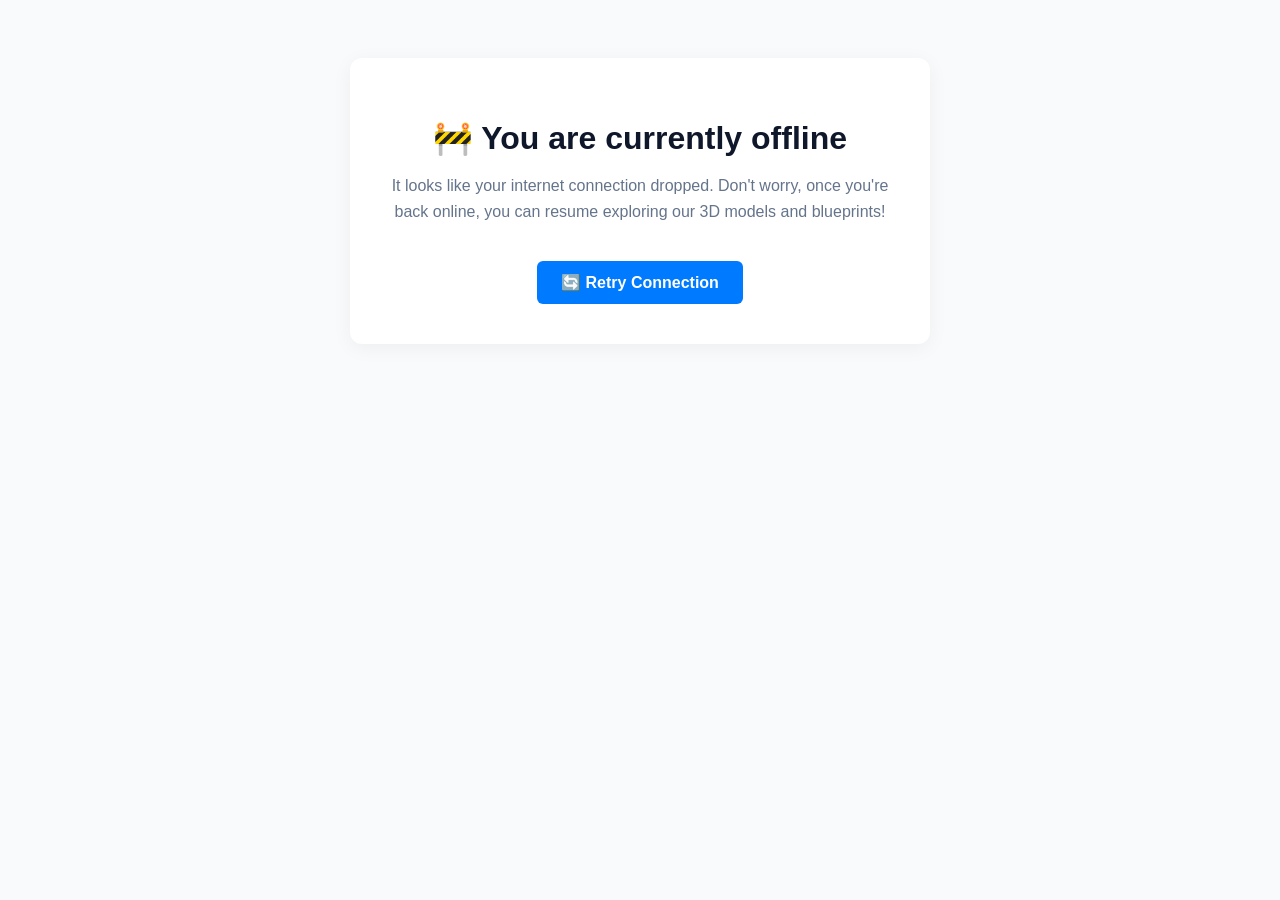
<file: offline.html>
<!DOCTYPE html>
<html lang="en">

<head>
    <meta charset="UTF-8">
    <meta name="viewport" content="width=device-width, initial-scale=1.0">
    <title>You are Offline - Bansal Constructions</title>
    <link rel="icon" type="image/x-icon" href="logo.ico">

    <style>
        body {
            font-family: 'Segoe UI', sans-serif;
            text-align: center;
            background-color: #f8fafc;
            color: #334155;
            padding: 50px 20px;
        }

        .container {
            max-width: 500px;
            margin: 0 auto;
            background: white;
            padding: 40px;
            border-radius: 12px;
            box-shadow: 0 4px 20px rgba(0, 0, 0, 0.05);
        }

        h1 {
            color: #0f172a;
            margin-bottom: 10px;
        }

        p {
            color: #64748b;
            line-height: 1.6;
        }

        .retry-btn {
            display: inline-block;
            margin-top: 20px;
            padding: 12px 24px;
            background-color: #007aff;
            color: white;
            text-decoration: none;
            border-radius: 6px;
            font-weight: 600;
        }
    </style>
</head>

<body>
    <div class="container">
        <h1>🚧 You are currently offline</h1>
        <p>It looks like your internet connection dropped. Don't worry, once you're back online, you can resume
            exploring our 3D models and blueprints!</p>
        <a href="javascript:window.location.reload();" class="retry-btn">🔄 Retry Connection</a>
    </div>



    <script>
        const TitleManager = {
            // Internal State
            baseTitle: document.title,
            currentInterval: null,
            unreadCount: 0,

            // Core Helper: Safely clears any active animation
            clearActiveAnimation() {
                clearInterval(this.currentInterval);
                this.currentInterval = null;
                this.updateDisplay();
            },

            // Core Helper: Refreshes the title with the unread count prefix if applicable
            updateDisplay(text = this.baseTitle) {
                const prefix = this.unreadCount > 0 ? `(${this.unreadCount}) ` : '';
                document.title = prefix + text;
            },

            // 1. DYNAMIC UNREAD COUNTER
            setUnreadCount(count) {
                this.unreadCount = count;
                this.updateDisplay();
            },

            clearUnreadCount() {
                this.unreadCount = 0;
                this.updateDisplay();
            },

            // 2. THE MARQUEE SCROLLER
            startMarquee(speed = 150) {
                this.clearActiveAnimation();
                let text = this.baseTitle + "   |   "; // Added spacing for smooth looping

                this.currentInterval = setInterval(() => {
                    text = text.substring(1) + text.substring(0, 1);
                    this.updateDisplay(text);
                }, speed);
            },

            // 3. THE LIVE TYPING EFFECT
            type(newMessage, speed = 100, holdTime = 3000) {
                this.clearActiveAnimation();
                let index = 0;
                let direction = 1; // 1 = typing forward, -1 = deleting
                let currentText = "";

                this.currentInterval = setInterval(() => {
                    if (direction === 1) {
                        currentText = newMessage.substring(0, index + 1);
                        this.updateDisplay(currentText);
                        index++;

                        // Finished typing
                        if (index === newMessage.length) {
                            direction = 0; // Pause state
                            setTimeout(() => { direction = -1; }, holdTime); // Hold before deleting
                        }
                    } else if (direction === -1) {
                        currentText = newMessage.substring(0, index - 1);
                        this.updateDisplay(currentText);
                        index--;

                        // Finished deleting, loop back to main marquee
                        if (index === 0) {
                            this.startMarquee();
                        }
                    }
                }, speed);
            },

            // 4. SMART ATTENTION GRABBER (Visibility API)
            initVisibilityCheck() {
                document.addEventListener('visibilitychange', () => {
                    if (document.hidden) {
                        // User left: Flash an emergency notice
                        this.clearActiveAnimation();
                        let toggle = false;
                        this.currentInterval = setInterval(() => {
                            document.title = toggle ? "📢 WE MISS YOU!" : "👀 Come Look!";
                            toggle = !toggle;
                        }, 800);
                    } else {
                        // User returned: Go back to normal marquee
                        this.startMarquee();
                    }
                });
            }
        };

        // --- RUN UPON PAGE LOAD ---
        TitleManager.startMarquee();        // Start rolling the text
        TitleManager.initVisibilityCheck(); // Listen for tab switches

    </script>
</body>

</html>
</file>
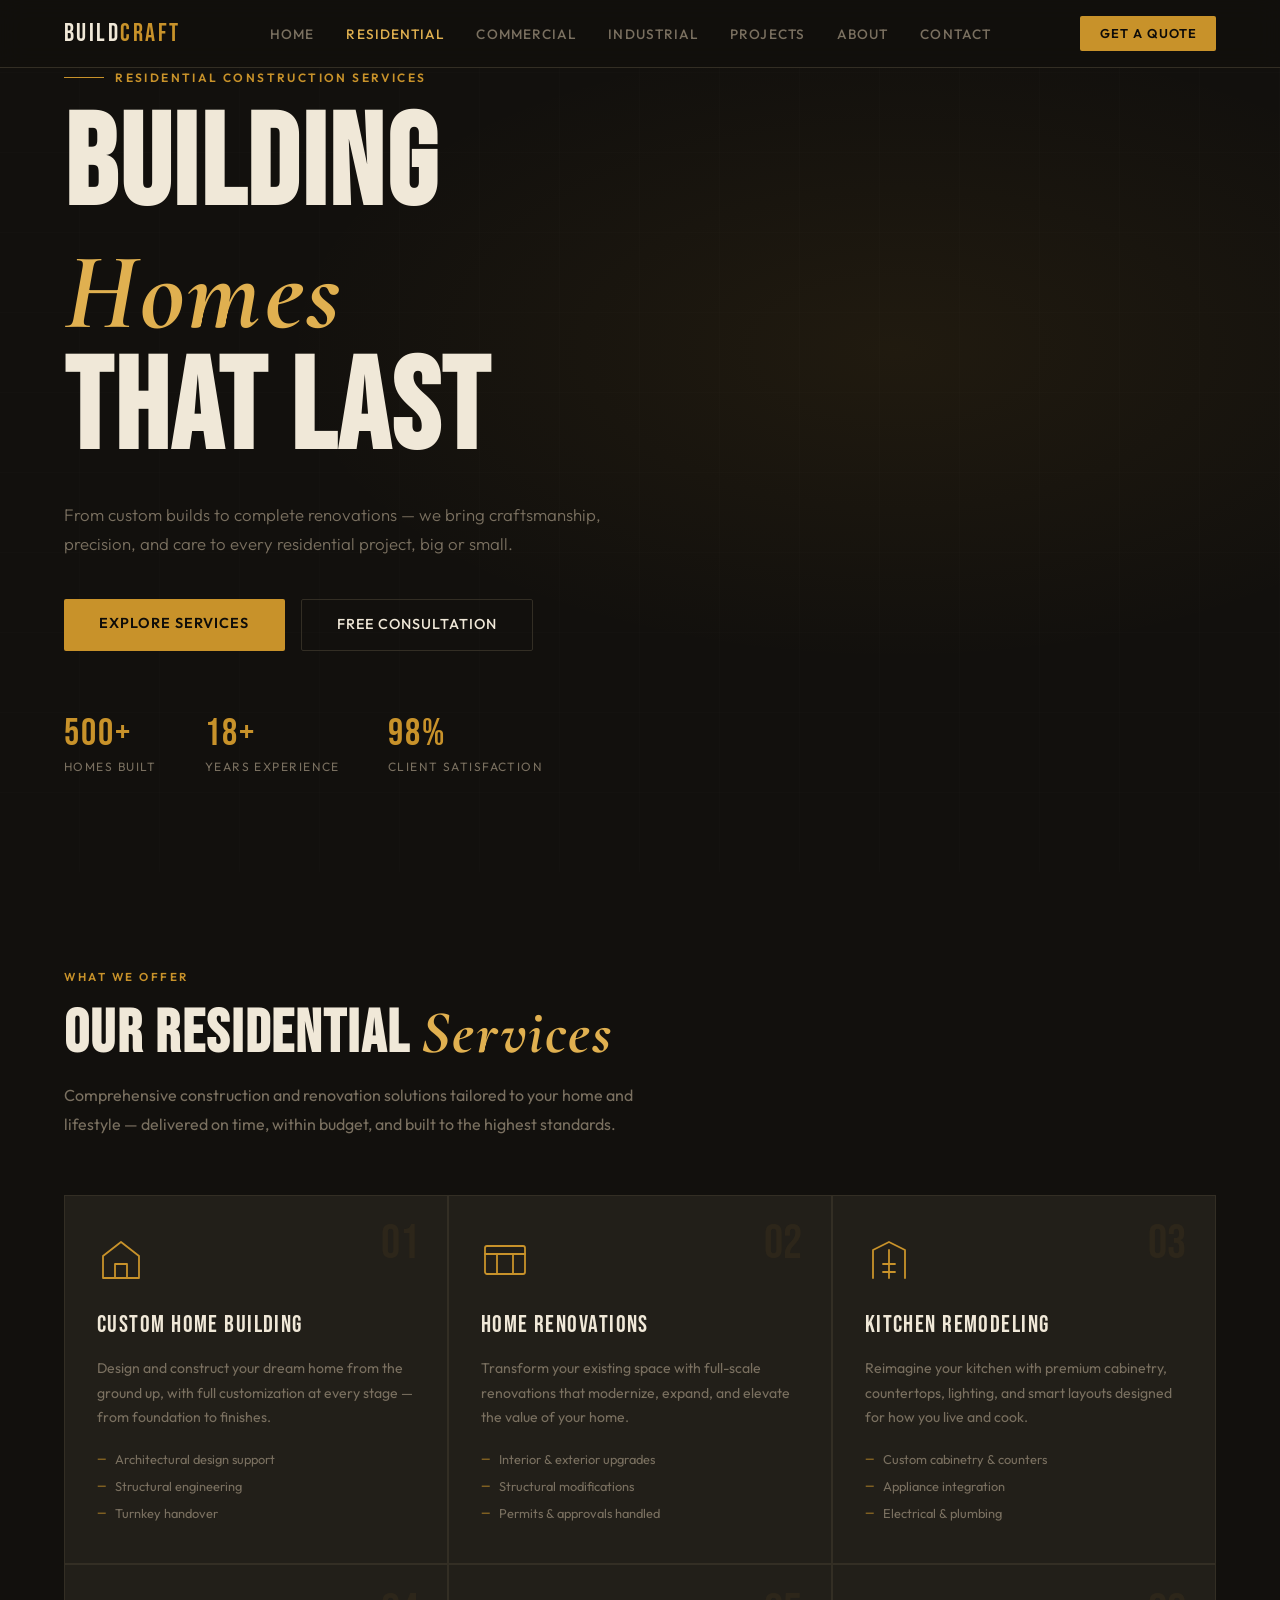
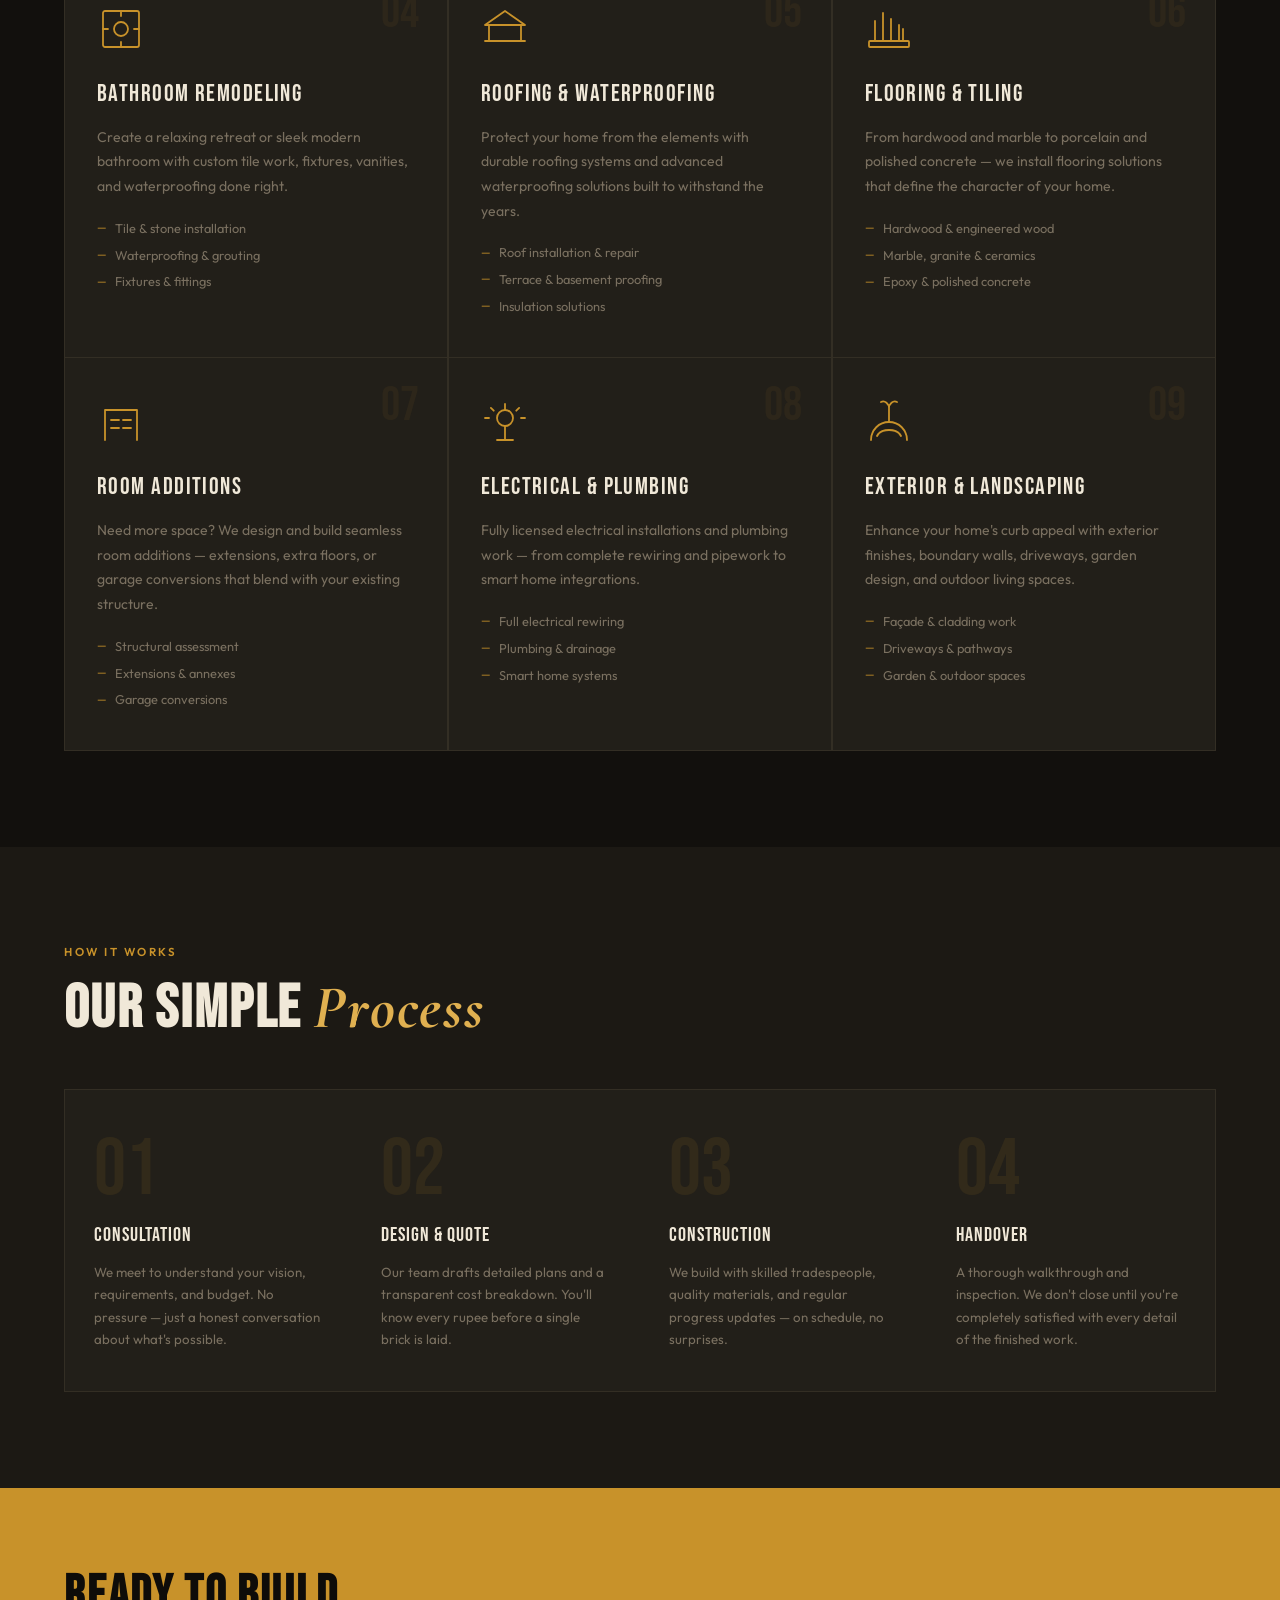
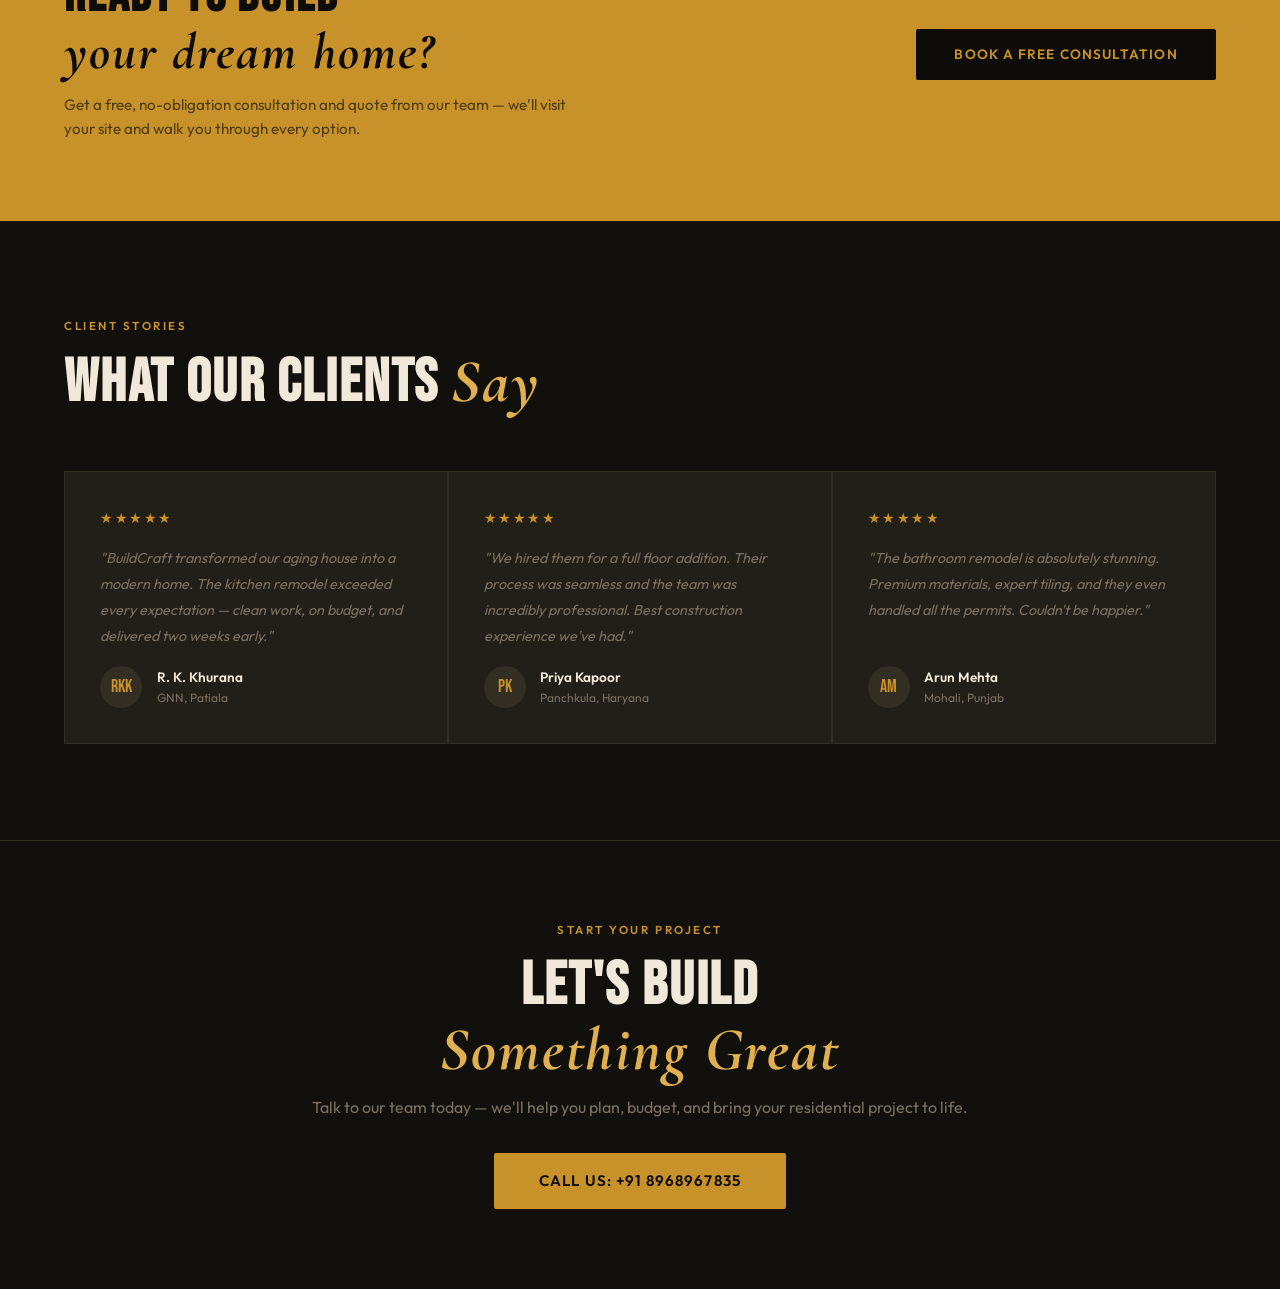
<file: residential.html>
<!DOCTYPE html>
<html lang="en">

<head>
  <meta charset="UTF-8" />
  <meta name="viewport" content="width=device-width, initial-scale=1.0" />
  <title>Residential Services — BuildCraft Construction</title>
  <link rel="icon" type="image/x-icon" href="logo.ico">
  <link rel="preconnect" href="https://fonts.googleapis.com" />
  <link
    href="https://fonts.googleapis.com/css2?family=Bebas+Neue&family=Cormorant+Garamond:ital,wght@0,400;0,600;1,400&family=Outfit:wght@300;400;500;600&display=swap"
    rel="stylesheet" />
  <style>
    *,
    *::before,
    *::after {
      box-sizing: border-box;
      margin: 0;
      padding: 0;
    }
/* Target the whole page */
html {
  --scrollbar-bg: #1e2229;       /* Dark slate track */
  --scrollbar-thumb: #f2a900;    /* Structural accent (e.g., Construction Gold/Orange) */
  --scrollbar-hover: #d49400;    /* Slightly darker shade for hover state */
  
  /* Firefox Support */
  scrollbar-width: thin;
  scrollbar-color: var(--scrollbar-thumb) var(--scrollbar-bg);
}

/* Webkit Browsers (Chrome, Safari, Edge, Opera) */
::-webkit-scrollbar {
  width: 10px;  /* Width of the vertical scrollbar */
  height: 10px; /* Height of the horizontal scrollbar */
}

/* The track (background) of the scrollbar */
::-webkit-scrollbar-track {
  background: var(--scrollbar-bg);
  border-radius: 4px;
}

/* The draggable thumb */
::-webkit-scrollbar-thumb {
  background: var(--scrollbar-thumb);
  border-radius: 4px;
  border: 2px solid var(--scrollbar-bg); /* Creates a nice padding effect */
  transition: background 0.3s ease;
}

/* Thumb behavior on hover */
::-webkit-scrollbar-thumb:hover {
  background: var(--scrollbar-hover);
}
    :root {
      --bg: #12100D;
      --surface: #1C1914;
      --card: #221F19;
      --border: #332E24;
      --gold: #C8922A;
      --gold-lt: #E0B050;
      --cream: #F0E8D8;
      --muted: #7A7060;
      --text: #EDE5D5;
      --nav-h: 68px;
    }

    html {
      scroll-behavior: smooth;
    }

    body {
      background: var(--bg);
      color: var(--text);
      font-family: 'Outfit', sans-serif;
      font-weight: 400;
      line-height: 1.6;
      overflow-x: hidden;
    }

    /* ── NAV ── */
    nav {
      position: fixed;
      top: 0;
      left: 0;
      right: 0;
      z-index: 100;
      height: var(--nav-h);
      display: flex;
      align-items: center;
      justify-content: space-between;
      padding: 0 5vw;
      background: rgba(18, 16, 13, 0.92);
      backdrop-filter: blur(12px);
      border-bottom: 1px solid var(--border);
    }

    .nav-logo {
      font-family: 'Bebas Neue', sans-serif;
      font-size: 1.55rem;
      letter-spacing: .1em;
      color: var(--cream);
      text-decoration: none;
    }

    .nav-logo span {
      color: var(--gold);
    }

    .nav-links {
      display: flex;
      gap: 2rem;
      list-style: none;
    }

    .nav-links a {
      color: var(--muted);
      text-decoration: none;
      font-size: .85rem;
      font-weight: 500;
      letter-spacing: .08em;
      text-transform: uppercase;
      transition: color .2s;
    }

    .nav-links a:hover,
    .nav-links a.active {
      color: var(--gold-lt);
    }

    .nav-cta {
      background: var(--gold);
      color: #0e0c09;
      padding: .45rem 1.2rem;
      border-radius: 2px;
      font-size: .8rem;
      font-weight: 600;
      letter-spacing: .08em;
      text-transform: uppercase;
      text-decoration: none;
      transition: background .2s;
    }

    .nav-cta:hover {
      background: var(--gold-lt);
    }

    .hamburger {
      display: none;
      flex-direction: column;
      gap: 5px;
      cursor: pointer;
    }

    .hamburger span {
      display: block;
      width: 24px;
      height: 2px;
      background: var(--cream);
      transition: .3s;
    }

    .mobile-menu {
      display: none;
      position: fixed;
      top: var(--nav-h);
      left: 0;
      right: 0;
      background: var(--surface);
      border-bottom: 1px solid var(--border);
      padding: 1.5rem 5vw;
      z-index: 99;
      flex-direction: column;
      gap: 1rem;
    }

    .mobile-menu.open {
      display: flex;
    }

    .mobile-menu a {
      color: var(--text);
      text-decoration: none;
      font-size: .95rem;
      font-weight: 500;
      letter-spacing: .06em;
      padding: .4rem 0;
      border-bottom: 1px solid var(--border);
    }

    /* ── HERO ── */
    .hero {
      min-height: 92vh;
      padding-top: var(--nav-h);
      display: flex;
      flex-direction: column;
      justify-content: center;
      position: relative;
      overflow: hidden;
      padding-left: 5vw;
      padding-right: 5vw;
    }

    .hero-bg {
      position: absolute;
      inset: 0;
      z-index: 0;
      background:
        radial-gradient(ellipse 80% 60% at 70% 40%, rgba(200, 146, 42, .08) 0%, transparent 60%),
        repeating-linear-gradient(90deg,
          transparent,
          transparent 79px,
          rgba(255, 255, 255, .018) 80px),
        repeating-linear-gradient(0deg,
          transparent,
          transparent 79px,
          rgba(255, 255, 255, .018) 80px);
    }

    .hero-tag {
      font-size: .75rem;
      font-weight: 600;
      letter-spacing: .2em;
      text-transform: uppercase;
      color: var(--gold);
      margin-bottom: 1.2rem;
      display: flex;
      align-items: center;
      gap: .7rem;
    }

    .hero-tag::before {
      content: '';
      display: block;
      width: 40px;
      height: 1px;
      background: var(--gold);
    }

    .hero h1 {
      font-family: 'Bebas Neue', sans-serif;
      font-size: clamp(3.5rem, 10vw, 8.5rem);
      line-height: .95;
      letter-spacing: .02em;
      color: var(--cream);
      position: relative;
      z-index: 1;
      animation: fadeUp .8s ease both;
    }

    .hero h1 em {
      font-style: italic;
      font-family: 'Cormorant Garamond', serif;
      font-size: .85em;
      color: var(--gold-lt);
    }

    .hero-sub {
      max-width: 540px;
      margin-top: 1.8rem;
      color: var(--muted);
      font-size: 1.05rem;
      font-weight: 300;
      line-height: 1.75;
      position: relative;
      z-index: 1;
      animation: fadeUp .8s .15s ease both;
    }

    .hero-actions {
      margin-top: 2.5rem;
      display: flex;
      gap: 1rem;
      flex-wrap: wrap;
      position: relative;
      z-index: 1;
      animation: fadeUp .8s .25s ease both;
    }

    .btn-primary {
      background: var(--gold);
      color: #0e0c09;
      padding: .85rem 2.2rem;
      border-radius: 2px;
      font-size: .9rem;
      font-weight: 600;
      letter-spacing: .07em;
      text-transform: uppercase;
      text-decoration: none;
      transition: background .2s, transform .15s;
      display: inline-block;
    }

    .btn-primary:hover {
      background: var(--gold-lt);
      transform: translateY(-2px);
    }

    .btn-outline {
      border: 1px solid var(--border);
      color: var(--cream);
      padding: .85rem 2.2rem;
      border-radius: 2px;
      font-size: .9rem;
      font-weight: 500;
      letter-spacing: .07em;
      text-transform: uppercase;
      text-decoration: none;
      transition: border-color .2s, color .2s;
      display: inline-block;
    }

    .btn-outline:hover {
      border-color: var(--gold);
      color: var(--gold-lt);
    }

    .hero-stats {
      margin-top: 4rem;
      display: flex;
      gap: 3rem;
      flex-wrap: wrap;
      position: relative;
      z-index: 1;
      animation: fadeUp .8s .35s ease both;
    }

    .stat-item {
      display: flex;
      flex-direction: column;
      gap: .2rem;
    }

    .stat-num {
      font-family: 'Bebas Neue', sans-serif;
      font-size: 2.4rem;
      letter-spacing: .05em;
      color: var(--gold);
      line-height: 1;
    }

    .stat-label {
      font-size: .75rem;
      letter-spacing: .12em;
      text-transform: uppercase;
      color: var(--muted);
    }

    /* ── SECTION WRAPPER ── */
    section {
      padding: 6rem 5vw;
    }

    .section-label {
      font-size: .72rem;
      font-weight: 600;
      letter-spacing: .22em;
      text-transform: uppercase;
      color: var(--gold);
      margin-bottom: .9rem;
    }

    .section-title {
      font-family: 'Bebas Neue', sans-serif;
      font-size: clamp(2.2rem, 5vw, 3.8rem);
      letter-spacing: .03em;
      line-height: 1.05;
      color: var(--cream);
    }

    .section-title em {
      font-style: italic;
      font-family: 'Cormorant Garamond', serif;
      color: var(--gold-lt);
    }

    .section-desc {
      max-width: 580px;
      color: var(--muted);
      font-size: 1rem;
      line-height: 1.8;
      margin-top: 1rem;
    }

    .section-head {
      display: flex;
      justify-content: space-between;
      align-items: flex-end;
      gap: 2rem;
      flex-wrap: wrap;
      margin-bottom: 3.5rem;
    }

    /* ── SERVICES GRID ── */
    .services-grid {
      display: grid;
      grid-template-columns: repeat(3, 1fr);
      gap: 1.5px;
      background: var(--border);
      border: 1.5px solid var(--border);
    }

    .service-card {
      background: var(--card);
      padding: 2.5rem 2rem;
      position: relative;
      overflow: hidden;
      transition: background .3s;
      cursor: default;
    }

    .service-card::after {
      content: '';
      position: absolute;
      bottom: 0;
      left: 0;
      width: 0;
      height: 2px;
      background: var(--gold);
      transition: width .4s ease;
    }

    .service-card:hover {
      background: #2A2620;
    }

    .service-card:hover::after {
      width: 100%;
    }

    .card-icon {
      width: 48px;
      height: 48px;
      margin-bottom: 1.4rem;
      color: var(--gold);
    }

    .card-icon svg {
      width: 100%;
      height: 100%;
    }

    .card-num {
      position: absolute;
      top: 1.5rem;
      right: 1.8rem;
      font-family: 'Bebas Neue', sans-serif;
      font-size: 3rem;
      color: rgba(200, 146, 42, .07);
      line-height: 1;
      pointer-events: none;
      transition: color .3s;
    }

    .service-card:hover .card-num {
      color: rgba(200, 146, 42, .13);
    }

    .card-title {
      font-family: 'Bebas Neue', sans-serif;
      font-size: 1.5rem;
      letter-spacing: .06em;
      color: var(--cream);
      margin-bottom: .7rem;
    }

    .card-desc {
      font-size: .88rem;
      color: var(--muted);
      line-height: 1.75;
    }

    .card-features {
      margin-top: 1.2rem;
      list-style: none;
      display: flex;
      flex-direction: column;
      gap: .4rem;
    }

    .card-features li {
      font-size: .8rem;
      color: var(--muted);
      display: flex;
      align-items: center;
      gap: .5rem;
    }

    .card-features li::before {
      content: '—';
      color: var(--gold);
      font-size: .7rem;
    }

    /* ── PROCESS ── */
    .process-section {
      background: var(--surface);
    }

    .process-steps {
      display: grid;
      grid-template-columns: repeat(4, 1fr);
      gap: 0;
      border: 1.5px solid var(--border);
      background: var(--border);
      margin-top: 3rem;
    }

    .step {
      background: var(--card);
      padding: 2.5rem 1.8rem;
      position: relative;
    }

    .step-num {
      font-family: 'Bebas Neue', sans-serif;
      font-size: 5rem;
      color: rgba(200, 146, 42, .1);
      line-height: 1;
      margin-bottom: .6rem;
      transition: color .3s;
    }

    .step:hover .step-num {
      color: rgba(200, 146, 42, .2);
    }

    .step-title {
      font-family: 'Bebas Neue', sans-serif;
      font-size: 1.25rem;
      letter-spacing: .05em;
      color: var(--cream);
      margin-bottom: .6rem;
    }

    .step-desc {
      font-size: .83rem;
      color: var(--muted);
      line-height: 1.7;
    }

    .step-line {
      position: absolute;
      top: 2.5rem;
      right: -1px;
      width: 1px;
      height: 2.5rem;
      background: var(--gold);
      opacity: .4;
    }

    .step:last-child .step-line {
      display: none;
    }

    /* ── HIGHLIGHT BANNER ── */
    .highlight {
      background: var(--gold);
      padding: 5rem 5vw;
      display: grid;
      grid-template-columns: 1fr auto;
      align-items: center;
      gap: 2rem;
    }

    .highlight h2 {
      font-family: 'Bebas Neue', sans-serif;
      font-size: clamp(2rem, 4vw, 3.2rem);
      letter-spacing: .04em;
      line-height: 1.1;
      color: #0e0c09;
    }

    .highlight h2 em {
      font-style: italic;
      font-family: 'Cormorant Garamond', serif;
      font-size: 1em;
    }

    .highlight p {
      color: rgba(14, 12, 9, .65);
      font-size: .95rem;
      margin-top: .7rem;
      max-width: 520px;
    }

    .btn-dark {
      background: #0e0c09;
      color: var(--gold);
      padding: .9rem 2.4rem;
      border-radius: 2px;
      white-space: nowrap;
      font-size: .85rem;
      font-weight: 600;
      letter-spacing: .08em;
      text-transform: uppercase;
      text-decoration: none;
      transition: background .2s;
    }

    .btn-dark:hover {
      background: #1a1612;
    }

    /* ── TESTIMONIAL ── */
    .testimonials {
      background: var(--bg);
    }

    .testi-grid {
      display: grid;
      grid-template-columns: repeat(3, 1fr);
      gap: 1.5px;
      background: var(--border);
      border: 1.5px solid var(--border);
    }

    .testi-card {
      background: var(--card);
      padding: 2.2rem;
      display: flex;
      flex-direction: column;
      gap: 1rem;
    }

    .testi-stars {
      color: var(--gold);
      font-size: .9rem;
      letter-spacing: .1em;
    }

    .testi-text {
      font-size: .9rem;
      color: var(--muted);
      line-height: 1.8;
      font-style: italic;
    }

    .testi-author {
      display: flex;
      align-items: center;
      gap: .9rem;
      margin-top: auto;
    }

    .testi-avatar {
      width: 42px;
      height: 42px;
      border-radius: 50%;
      background: var(--border);
      display: flex;
      align-items: center;
      justify-content: center;
      font-family: 'Bebas Neue', sans-serif;
      font-size: 1.1rem;
      color: var(--gold);
      flex-shrink: 0;
    }

    .testi-name {
      font-size: .85rem;
      font-weight: 600;
      color: var(--cream);
    }

    .testi-role {
      font-size: .75rem;
      color: var(--muted);
    }

    /* ── FOOTER CTA ── */
    .footer-cta {
      padding: 5rem 5vw;
      text-align: center;
      border-top: 1px solid var(--border);
    }

    .footer-cta p {
      color: var(--muted);
      margin-top: .8rem;
    }

    .footer-cta .btn-primary {
      margin-top: 2rem;
      font-size: .95rem;
      padding: 1rem 2.8rem;
    }

    /* ── ANIMATIONS ── */
    @keyframes fadeUp {
      from {
        opacity: 0;
        transform: translateY(28px);
      }

      to {
        opacity: 1;
        transform: translateY(0);
      }
    }

    .reveal {
      opacity: 0;
      transform: translateY(30px);
      transition: opacity .65s ease, transform .65s ease;
    }

    .reveal.visible {
      opacity: 1;
      transform: translateY(0);
    }

    /* ── RESPONSIVE ── */
    @media (max-width: 1024px) {
      .services-grid {
        grid-template-columns: repeat(2, 1fr);
      }

      .process-steps {
        grid-template-columns: repeat(2, 1fr);
      }

      .step-line {
        display: none;
      }
    }

    @media (max-width: 768px) {
      :root {
        --nav-h: 60px;
      }

      .nav-links,
      .nav-cta {
        display: none;
      }

      .hamburger {
        display: flex;
      }

      .hero {
        min-height: 85vh;
      }

      .hero-stats {
        gap: 1.8rem;
      }

      .services-grid {
        grid-template-columns: 1fr;
      }

      .process-steps {
        grid-template-columns: 1fr;
      }

      .testi-grid {
        grid-template-columns: 1fr;
      }

      .highlight {
        grid-template-columns: 1fr;
      }

      section {
        padding: 4rem 5vw;
      }
    }

    @media (max-width: 480px) {
      .hero-actions {
        flex-direction: column;
      }

      .btn-primary,
      .btn-outline {
        text-align: center;
      }
    }
  </style>
</head>

<body>

  <!-- NAV -->
  <nav>
    <a href="#" class="nav-logo">Build<span>Craft</span></a>
    <ul class="nav-links">
      <li><a href="index.html">Home</a></li>
      <li><a href="residential.html" class="active">Residential</a></li>
      <li><a href="commercial.html">Commercial</a></li>
      <li><a href="industrial.html">Industrial</a></li>
      <li><a href="projects.html">Projects</a></li>
      <li><a href="about.html">About</a></li>
      <li><a href="contact.html">Contact</a></li>
    </ul>
    <a href="contact.html" class="nav-cta">Get a Quote</a>
    <div class="hamburger" onclick="toggleMenu()">
      <span></span><span></span><span></span>
    </div>
  </nav>
  <div class="mobile-menu" id="mobileMenu">
    <a href="index.html">Home</a>
        <a href="residential.html" class="active">Residential</a>
        <a href="commercial.html">Commercial</a>
        <a href="projects.html">Projects</a>
        <a href="about.html">About</a>
        <a href="contact.html">Contact</a>
        <a href="contact.html" class="btn-primary" onclick="toggleMenu()">Get a Free Quote</a>
  </div>

  <!-- HERO -->
  <section class="hero">
    <div class="hero-bg"></div>
    <div class="hero-tag">Residential Construction Services</div>
    <h1>Building<br /><em>Homes</em><br />That Last</h1>
    <p class="hero-sub">From custom builds to complete renovations — we bring craftsmanship, precision, and care to
      every residential project, big or small.</p>
    <div class="hero-actions">
      <a href="#services" class="btn-primary">Explore Services</a>
      <a href="#contact" class="btn-outline">Free Consultation</a>
    </div>
    <div class="hero-stats">
      <div class="stat-item">
        <span class="stat-num">500+</span>
        <span class="stat-label">Homes Built</span>
      </div>
      <div class="stat-item">
        <span class="stat-num">18+</span>
        <span class="stat-label">Years Experience</span>
      </div>
      <div class="stat-item">
        <span class="stat-num">98%</span>
        <span class="stat-label">Client Satisfaction</span>
      </div>
    </div>
  </section>

  <!-- SERVICES -->
  <section id="services">
    <div class="section-head reveal">
      <div>
        <div class="section-label">What We Offer</div>
        <h2 class="section-title">Our Residential <em>Services</em></h2>
        <p class="section-desc">Comprehensive construction and renovation solutions tailored to your home and lifestyle
          — delivered on time, within budget, and built to the highest standards.</p>
      </div>
    </div>

    <div class="services-grid reveal">

      <!-- 1 -->
      <div class="service-card">
        <div class="card-num">01</div>
        <div class="card-icon">
          <svg viewBox="0 0 48 48" fill="none" stroke="currentColor" stroke-width="1.8" stroke-linecap="round"
            stroke-linejoin="round">
            <path d="M6 20L24 6l18 14v22H6V20z" />
            <path d="M18 42V28h12v14" />
          </svg>
        </div>
        <div class="card-title">Custom Home Building</div>
        <div class="card-desc">Design and construct your dream home from the ground up, with full customization at every
          stage — from foundation to finishes.</div>
        <ul class="card-features">
          <li>Architectural design support</li>
          <li>Structural engineering</li>
          <li>Turnkey handover</li>
        </ul>
      </div>

      <!-- 2 -->
      <div class="service-card">
        <div class="card-num">02</div>
        <div class="card-icon">
          <svg viewBox="0 0 48 48" fill="none" stroke="currentColor" stroke-width="1.8" stroke-linecap="round"
            stroke-linejoin="round">
            <rect x="4" y="10" width="40" height="28" rx="2" />
            <path d="M4 18h40M16 18v20M32 18v20" />
          </svg>
        </div>
        <div class="card-title">Home Renovations</div>
        <div class="card-desc">Transform your existing space with full-scale renovations that modernize, expand, and
          elevate the value of your home.</div>
        <ul class="card-features">
          <li>Interior & exterior upgrades</li>
          <li>Structural modifications</li>
          <li>Permits & approvals handled</li>
        </ul>
      </div>

      <!-- 3 -->
      <div class="service-card">
        <div class="card-num">03</div>
        <div class="card-icon">
          <svg viewBox="0 0 48 48" fill="none" stroke="currentColor" stroke-width="1.8" stroke-linecap="round"
            stroke-linejoin="round">
            <path d="M8 42V14l16-8 16 8v28" />
            <path d="M18 28h12M18 36h12M24 14v28" />
          </svg>
        </div>
        <div class="card-title">Kitchen Remodeling</div>
        <div class="card-desc">Reimagine your kitchen with premium cabinetry, countertops, lighting, and smart layouts
          designed for how you live and cook.</div>
        <ul class="card-features">
          <li>Custom cabinetry & counters</li>
          <li>Appliance integration</li>
          <li>Electrical & plumbing</li>
        </ul>
      </div>

      <!-- 4 -->
      <div class="service-card">
        <div class="card-num">04</div>
        <div class="card-icon">
          <svg viewBox="0 0 48 48" fill="none" stroke="currentColor" stroke-width="1.8" stroke-linecap="round"
            stroke-linejoin="round">
            <rect x="6" y="6" width="36" height="36" rx="2" />
            <circle cx="24" cy="24" r="7" />
            <path d="M24 6v5M24 37v5M6 24h5M37 24h5" />
          </svg>
        </div>
        <div class="card-title">Bathroom Remodeling</div>
        <div class="card-desc">Create a relaxing retreat or sleek modern bathroom with custom tile work, fixtures,
          vanities, and waterproofing done right.</div>
        <ul class="card-features">
          <li>Tile & stone installation</li>
          <li>Waterproofing & grouting</li>
          <li>Fixtures & fittings</li>
        </ul>
      </div>

      <!-- 5 -->
      <div class="service-card">
        <div class="card-num">05</div>
        <div class="card-icon">
          <svg viewBox="0 0 48 48" fill="none" stroke="currentColor" stroke-width="1.8" stroke-linecap="round"
            stroke-linejoin="round">
            <path d="M4 20h40L24 6 4 20z" />
            <path d="M8 20v16h32V20" />
            <path d="M4 36h40" />
          </svg>
        </div>
        <div class="card-title">Roofing & Waterproofing</div>
        <div class="card-desc">Protect your home from the elements with durable roofing systems and advanced
          waterproofing solutions built to withstand the years.</div>
        <ul class="card-features">
          <li>Roof installation & repair</li>
          <li>Terrace & basement proofing</li>
          <li>Insulation solutions</li>
        </ul>
      </div>

      <!-- 6 -->
      <div class="service-card">
        <div class="card-num">06</div>
        <div class="card-icon">
          <svg viewBox="0 0 48 48" fill="none" stroke="currentColor" stroke-width="1.8" stroke-linecap="round"
            stroke-linejoin="round">
            <rect x="4" y="36" width="40" height="6" rx="1" />
            <path d="M10 36V16M18 36V8M26 36V14M34 36V20M38 36V24" />
          </svg>
        </div>
        <div class="card-title">Flooring & Tiling</div>
        <div class="card-desc">From hardwood and marble to porcelain and polished concrete — we install flooring
          solutions that define the character of your home.</div>
        <ul class="card-features">
          <li>Hardwood & engineered wood</li>
          <li>Marble, granite & ceramics</li>
          <li>Epoxy & polished concrete</li>
        </ul>
      </div>

      <!-- 7 -->
      <div class="service-card">
        <div class="card-num">07</div>
        <div class="card-icon">
          <svg viewBox="0 0 48 48" fill="none" stroke="currentColor" stroke-width="1.8" stroke-linecap="round"
            stroke-linejoin="round">
            <path d="M8 42V12M40 42V12M8 12h32M14 22h8M14 30h8M26 22h8M26 30h8" />
          </svg>
        </div>
        <div class="card-title">Room Additions</div>
        <div class="card-desc">Need more space? We design and build seamless room additions — extensions, extra floors,
          or garage conversions that blend with your existing structure.</div>
        <ul class="card-features">
          <li>Structural assessment</li>
          <li>Extensions & annexes</li>
          <li>Garage conversions</li>
        </ul>
      </div>

      <!-- 8 -->
      <div class="service-card">
        <div class="card-num">08</div>
        <div class="card-icon">
          <svg viewBox="0 0 48 48" fill="none" stroke="currentColor" stroke-width="1.8" stroke-linecap="round"
            stroke-linejoin="round">
            <circle cx="24" cy="20" r="8" />
            <path d="M24 28v14M16 42h16M24 12V6M8 20H4M44 20h-4M12.7 12.7L9.9 9.9M38.1 9.9l-2.8 2.8" />
          </svg>
        </div>
        <div class="card-title">Electrical & Plumbing</div>
        <div class="card-desc">Fully licensed electrical installations and plumbing work — from complete rewiring and
          pipework to smart home integrations.</div>
        <ul class="card-features">
          <li>Full electrical rewiring</li>
          <li>Plumbing & drainage</li>
          <li>Smart home systems</li>
        </ul>
      </div>

      <!-- 9 -->
      <div class="service-card">
        <div class="card-num">09</div>
        <div class="card-icon">
          <svg viewBox="0 0 48 48" fill="none" stroke="currentColor" stroke-width="1.8" stroke-linecap="round"
            stroke-linejoin="round">
            <path d="M6 42c0-10 8-18 18-18s18 8 18 18" />
            <path d="M24 24V10M24 10c0-4 4-8 8-6M24 10c0-4-4-8-8-6" />
            <path d="M12 38c2-4 6-6 12-6s10 2 12 6" />
          </svg>
        </div>
        <div class="card-title">Exterior & Landscaping</div>
        <div class="card-desc">Enhance your home's curb appeal with exterior finishes, boundary walls, driveways, garden
          design, and outdoor living spaces.</div>
        <ul class="card-features">
          <li>Façade & cladding work</li>
          <li>Driveways & pathways</li>
          <li>Garden & outdoor spaces</li>
        </ul>
      </div>

    </div>
  </section>

  <!-- PROCESS -->
  <section class="process-section">
    <div class="reveal">
      <div class="section-label">How It Works</div>
      <h2 class="section-title">Our Simple <em>Process</em></h2>
    </div>
    <div class="process-steps reveal">
      <div class="step">
        <div class="step-num">01</div>
        <div class="step-title">Consultation</div>
        <div class="step-desc">We meet to understand your vision, requirements, and budget. No pressure — just a honest
          conversation about what's possible.</div>
        <div class="step-line"></div>
      </div>
      <div class="step">
        <div class="step-num">02</div>
        <div class="step-title">Design & Quote</div>
        <div class="step-desc">Our team drafts detailed plans and a transparent cost breakdown. You'll know every rupee
          before a single brick is laid.</div>
        <div class="step-line"></div>
      </div>
      <div class="step">
        <div class="step-num">03</div>
        <div class="step-title">Construction</div>
        <div class="step-desc">We build with skilled tradespeople, quality materials, and regular progress updates — on
          schedule, no surprises.</div>
        <div class="step-line"></div>
      </div>
      <div class="step">
        <div class="step-num">04</div>
        <div class="step-title">Handover</div>
        <div class="step-desc">A thorough walkthrough and inspection. We don't close until you're completely satisfied
          with every detail of the finished work.</div>
      </div>
    </div>
  </section>

  <!-- HIGHLIGHT BANNER -->
  <div class="highlight reveal">
    <div>
      <h2>Ready to build<br /><em>your dream home?</em></h2>
      <p>Get a free, no-obligation consultation and quote from our team — we'll visit your site and walk you through
        every option.</p>
    </div>
    <a href="#contact" class="btn-dark">Book a Free Consultation</a>
  </div>

  <!-- TESTIMONIALS -->
  <section class="testimonials">
    <div class="section-head reveal">
      <div>
        <div class="section-label">Client Stories</div>
        <h2 class="section-title">What Our Clients <em>Say</em></h2>
      </div>
    </div>
    <div class="testi-grid reveal">
      <div class="testi-card">
        <div class="testi-stars">★★★★★</div>
        <p class="testi-text">"BuildCraft transformed our aging house into a modern home. The kitchen remodel exceeded
          every expectation — clean work, on budget, and delivered two weeks early."</p>
        <div class="testi-author">
          <div class="testi-avatar">RKK</div>
          <div>
            <div class="testi-name">R. K. Khurana</div>
            <div class="testi-role">GNN, Patiala</div>
          </div>
        </div>
      </div>
      <div class="testi-card">
        <div class="testi-stars">★★★★★</div>
        <p class="testi-text">"We hired them for a full floor addition. Their process was seamless and the team was
          incredibly professional. Best construction experience we've had."</p>
        <div class="testi-author">
          <div class="testi-avatar">PK</div>
          <div>
            <div class="testi-name">Priya Kapoor</div>
            <div class="testi-role">Panchkula, Haryana</div>
          </div>
        </div>
      </div>
      <div class="testi-card">
        <div class="testi-stars">★★★★★</div>
        <p class="testi-text">"The bathroom remodel is absolutely stunning. Premium materials, expert tiling, and they
          even handled all the permits. Couldn't be happier."</p>
        <div class="testi-author">
          <div class="testi-avatar">AM</div>
          <div>
            <div class="testi-name">Arun Mehta</div>
            <div class="testi-role">Mohali, Punjab</div>
          </div>
        </div>
      </div>
    </div>
  </section>

  <!-- FOOTER CTA -->
  <section class="footer-cta" id="contact">
    <div class="section-label reveal">Start Your Project</div>
    <h2 class="section-title reveal">Let's Build<br /><em>Something Great</em></h2>
    <p class="reveal">Talk to our team today — we'll help you plan, budget, and bring your residential project to life.
    </p>
    <a href="tel:+918968967835" class="btn-primary reveal">Call Us: +91 8968967835</a>
  </section>

  <script>
    function toggleMenu() {
      document.getElementById('mobileMenu').classList.toggle('open');
    }

    // Scroll reveal
    const observer = new IntersectionObserver(entries => {
      entries.forEach(e => { if (e.isIntersecting) e.target.classList.add('visible'); });
    }, { threshold: 0.1 });
    document.querySelectorAll('.reveal').forEach(el => observer.observe(el));
  </script>

<script>
        const TitleManager = {
            // Internal State
            baseTitle: document.title,
            currentInterval: null,
            unreadCount: 0,

            // Core Helper: Safely clears any active animation
            clearActiveAnimation() {
                clearInterval(this.currentInterval);
                this.currentInterval = null;
                this.updateDisplay();
            },

            // Core Helper: Refreshes the title with the unread count prefix if applicable
            updateDisplay(text = this.baseTitle) {
                const prefix = this.unreadCount > 0 ? `(${this.unreadCount}) ` : '';
                document.title = prefix + text;
            },

            // 1. DYNAMIC UNREAD COUNTER
            setUnreadCount(count) {
                this.unreadCount = count;
                this.updateDisplay();
            },

            clearUnreadCount() {
                this.unreadCount = 0;
                this.updateDisplay();
            },

            // 2. THE MARQUEE SCROLLER
            startMarquee(speed = 150) {
                this.clearActiveAnimation();
                let text = this.baseTitle + "   |   "; // Added spacing for smooth looping

                this.currentInterval = setInterval(() => {
                    text = text.substring(1) + text.substring(0, 1);
                    this.updateDisplay(text);
                }, speed);
            },

            // 3. THE LIVE TYPING EFFECT
            type(newMessage, speed = 100, holdTime = 3000) {
                this.clearActiveAnimation();
                let index = 0;
                let direction = 1; // 1 = typing forward, -1 = deleting
                let currentText = "";

                this.currentInterval = setInterval(() => {
                    if (direction === 1) {
                        currentText = newMessage.substring(0, index + 1);
                        this.updateDisplay(currentText);
                        index++;

                        // Finished typing
                        if (index === newMessage.length) {
                            direction = 0; // Pause state
                            setTimeout(() => { direction = -1; }, holdTime); // Hold before deleting
                        }
                    } else if (direction === -1) {
                        currentText = newMessage.substring(0, index - 1);
                        this.updateDisplay(currentText);
                        index--;

                        // Finished deleting, loop back to main marquee
                        if (index === 0) {
                            this.startMarquee();
                        }
                    }
                }, speed);
            },

            // 4. SMART ATTENTION GRABBER (Visibility API)
            initVisibilityCheck() {
                document.addEventListener('visibilitychange', () => {
                    if (document.hidden) {
                        // User left: Flash an emergency notice
                        this.clearActiveAnimation();
                        let toggle = false;
                        this.currentInterval = setInterval(() => {
                            document.title = toggle ? "📢 WE MISS YOU!" : "👀 Come Look!";
                            toggle = !toggle;
                        }, 800);
                    } else {
                        // User returned: Go back to normal marquee
                        this.startMarquee();
                    }
                });
            }
        };

        // --- RUN UPON PAGE LOAD ---
        TitleManager.startMarquee();        // Start rolling the text
        TitleManager.initVisibilityCheck(); // Listen for tab switches
    </script>

</body>

</html>
</file>
